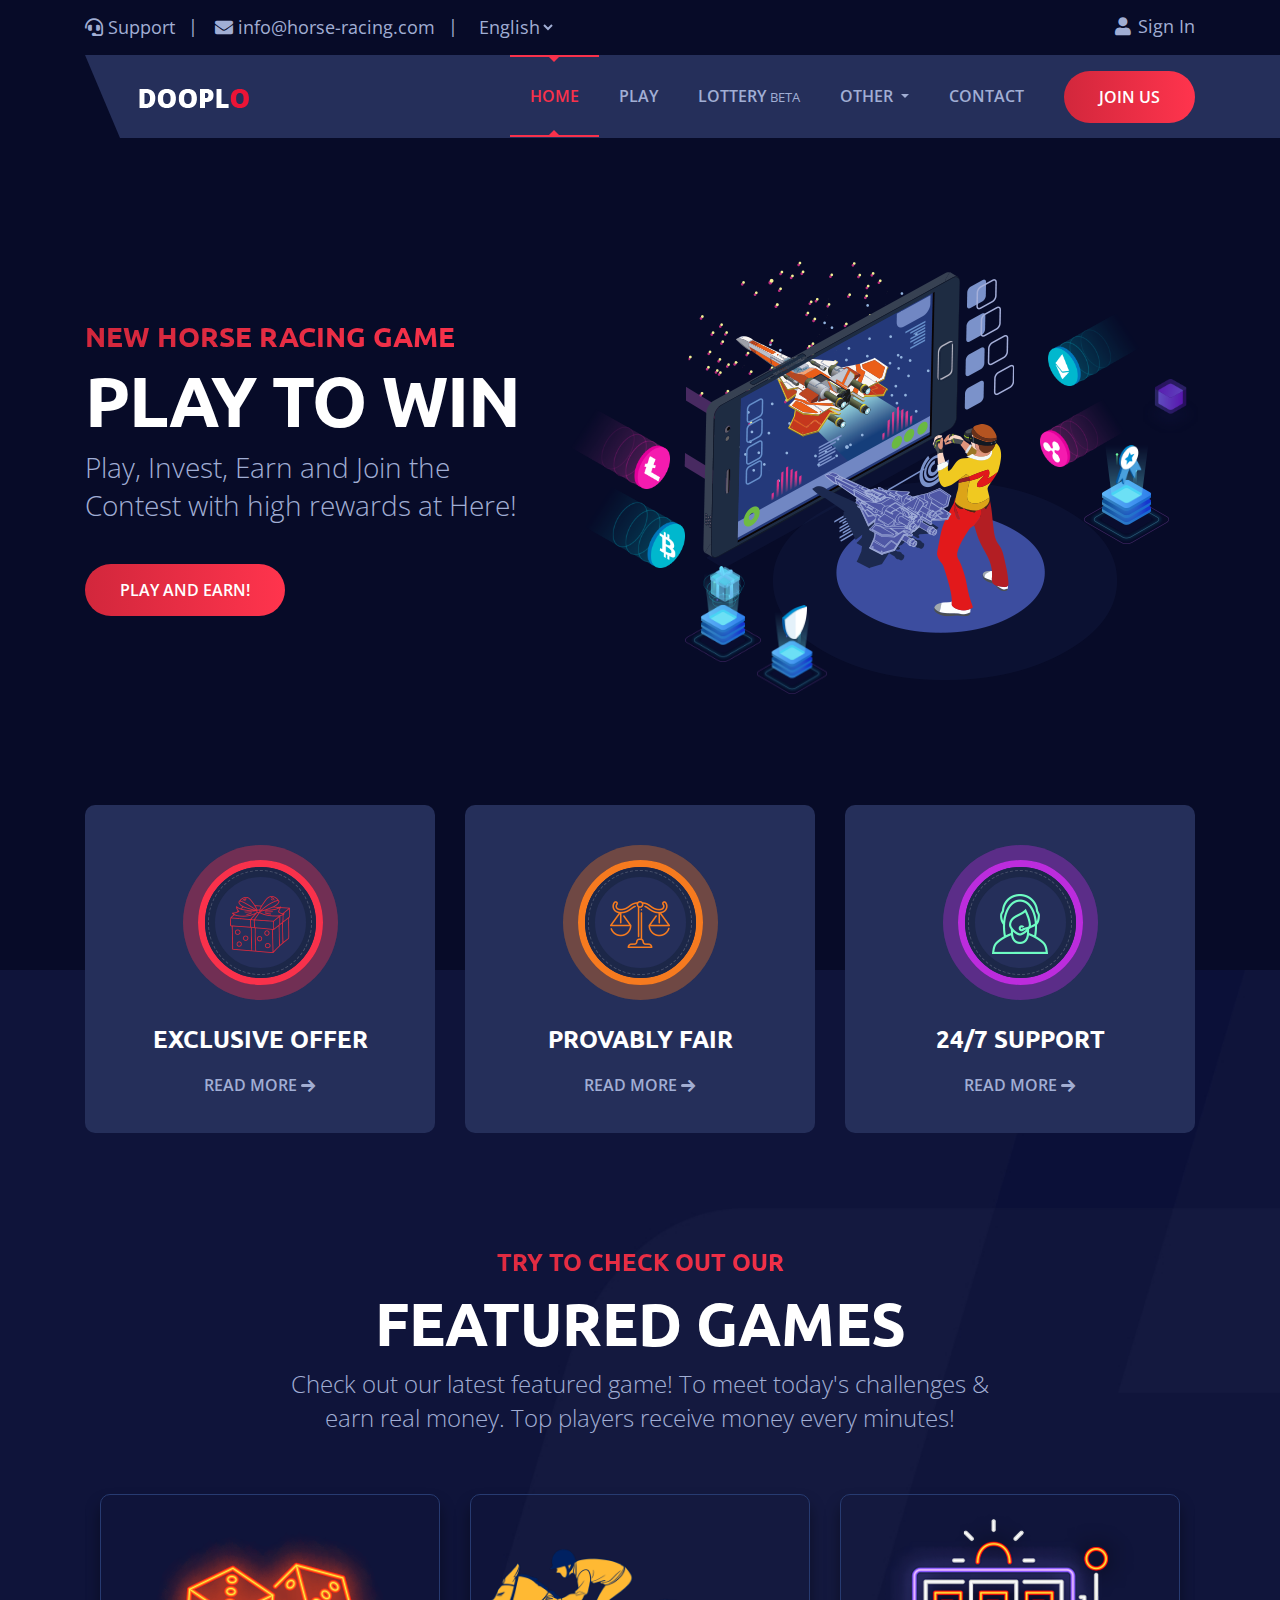
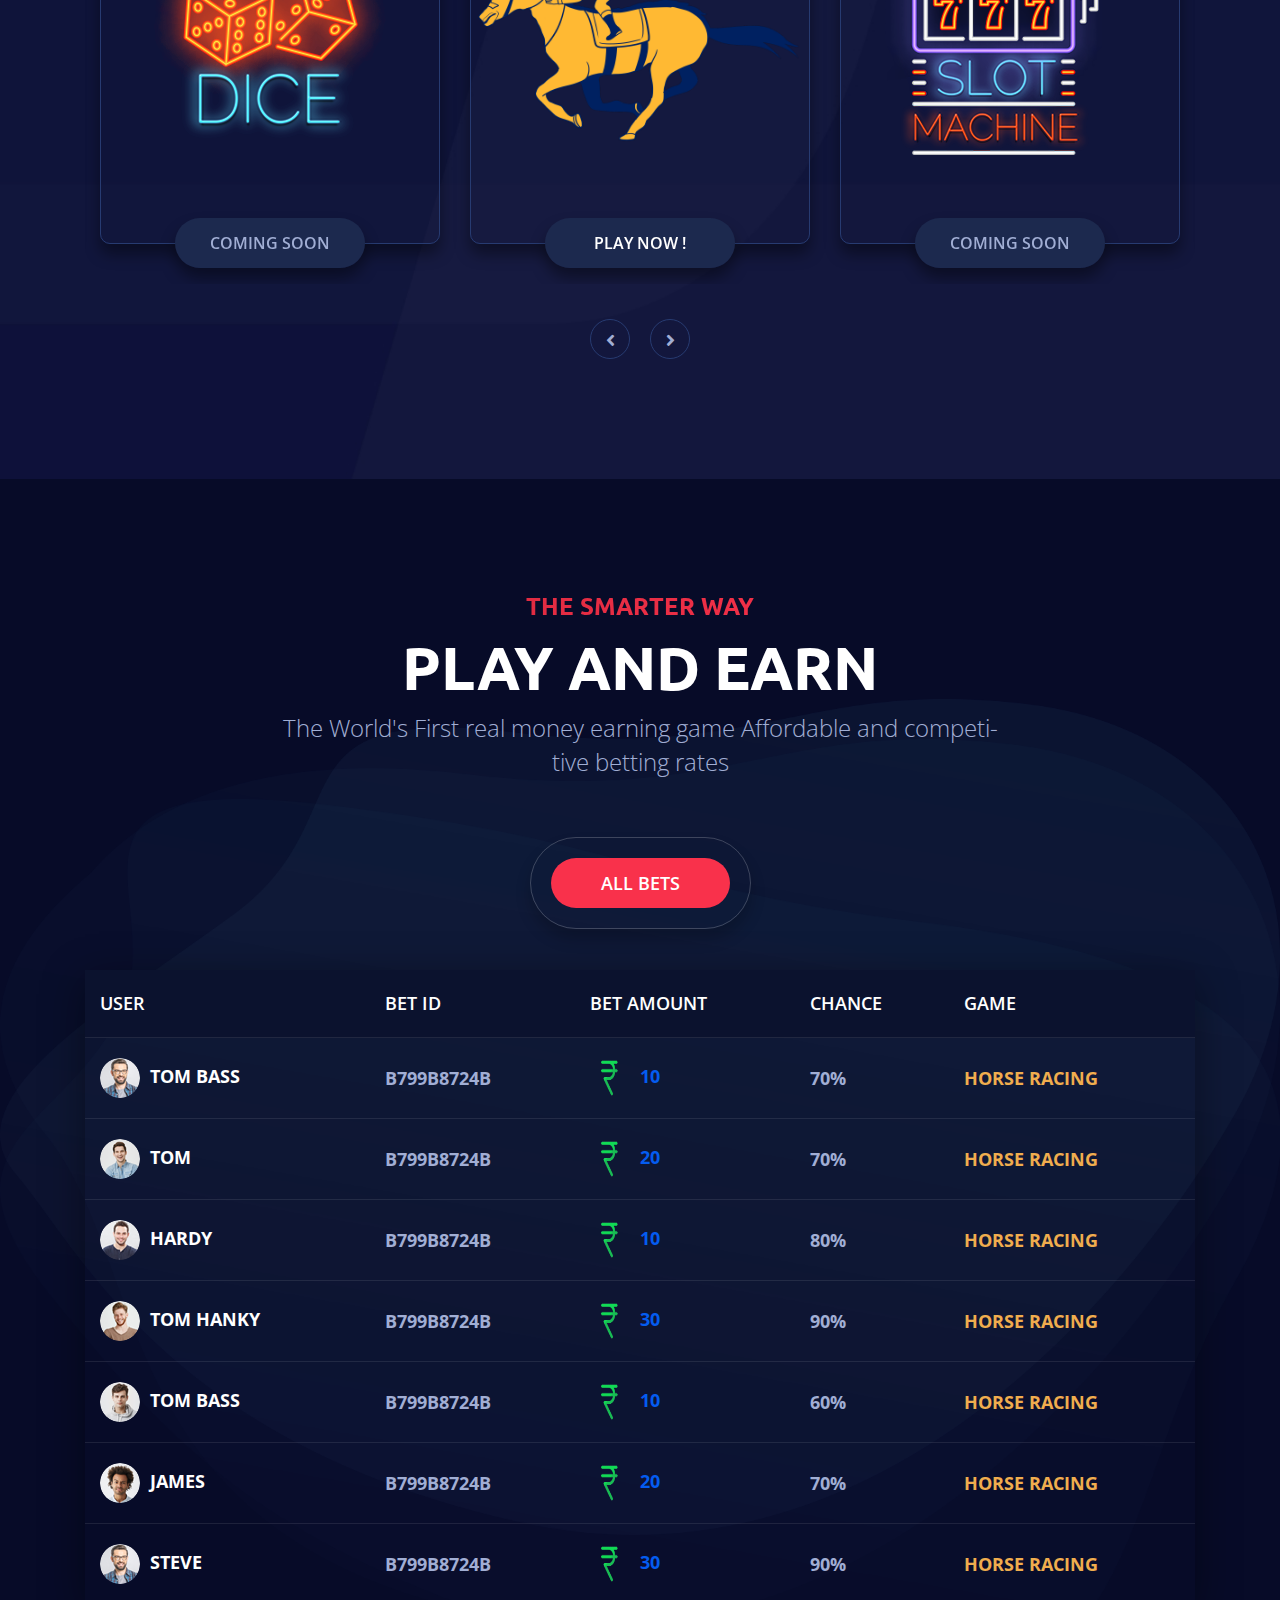
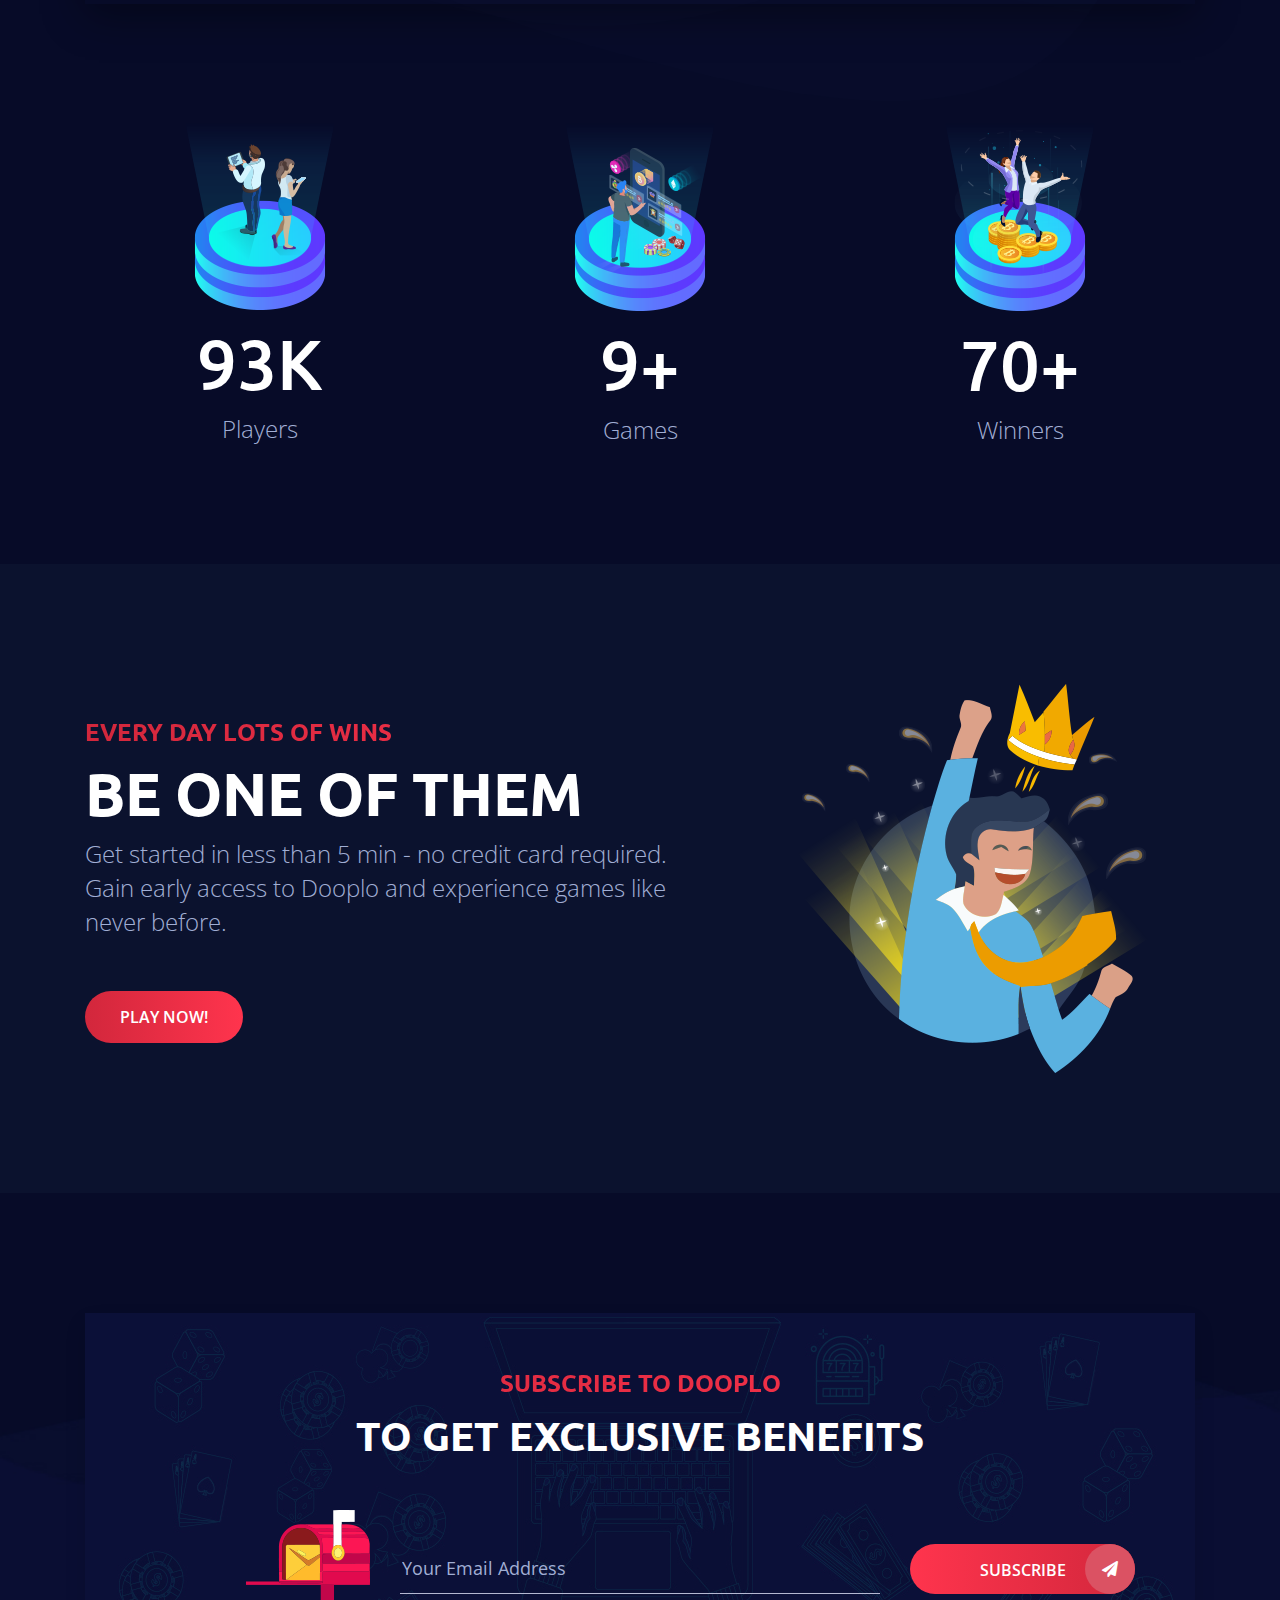
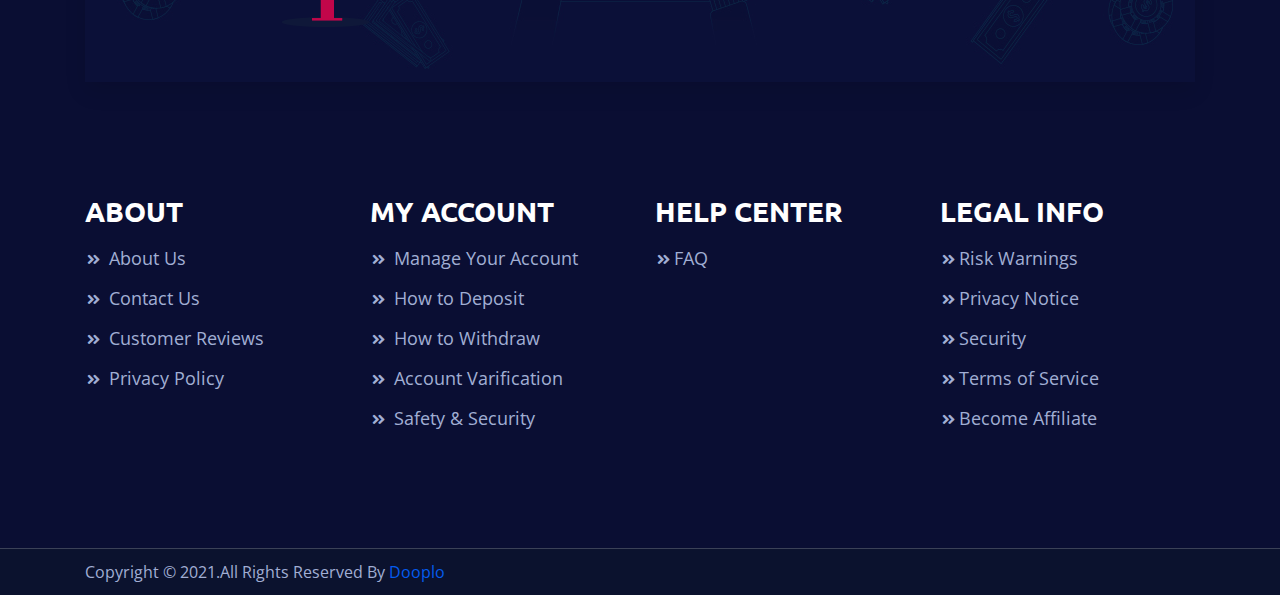
<file: index.html>
<!DOCTYPE html>
<html lang="en">

<head>
	<meta http-equiv="Content-Type" content="text/html; charset=UTF-8">
	<meta http-equiv="X-UA-Compatible" content="IE=edge" />
	<meta http-equiv="X-UA-Compatible" content="ie=edge">
	<meta name="forntEnd-Developer" content="Mamunur Rashid">
	<meta name="viewport" content="width=device-width, initial-scale=1.0">
	<title> Horse Racing - Betting</title>
	<!-- favicon -->
	<link rel="shortcut icon" href="assets/images/favicon.png" type="image/x-icon">
	<!-- bootstrap -->
	<link rel="stylesheet" href="assets/css/bootstrap.min.css">
	<!-- Plugin css -->
	<link rel="stylesheet" href="assets/css/plugin.css">

	<!-- stylesheet -->
	<link rel="stylesheet" href="assets/css/style.css">
	<!-- responsive -->
	<link rel="stylesheet" href="assets/css/responsive.css">
</head>

<body>
	<!-- preloader area start -->
	<div class="preloader" id="preloader">
		<div class="loader loader-1">
			<div class="loader-outter"></div>
			<div class="loader-inner"></div>
		</div>
	</div>
	<!-- preloader area end -->

	<!-- Header Area Start  -->
	<header class="header">
		<!-- Top Header Area Start -->
		<section class="top-header">
			<div class="container">
				<div class="row">
					<div class="col-lg-12">
						<div class="content">
							<div class="left-content">
								<ul class="left-list">
									<li>
										<p>
											<i class="fas fa-headset"></i>	Support
										</p>
									</li>
									<li>
										<p>
											<i class="fas fa-envelope"></i>	info@horse-racing.com
										</p>
									</li>
									<li>
										<div class="language-selector">
											<select name="language" class="language">
												<option value="1">English</option>
												<!-- <option value="2">France</option>
												<option value="3">Japan</option> -->
											</select>
										</div>
									</li>
								</ul>
							</div>
							<div class="right-content">
								<ul class="right-list">
									<li>
										<a href="#" class="sign-in" data-toggle="modal" data-target="#login">
											<i class="fas fa-user"></i> Sign In
										</a>
									</li>
								</ul>
							</div>
						</div>
					</div>
				</div>
			</div>
		</section>
		<!-- Top Header Area End -->
		<!--Main-Menu Area Start-->
		<div class="mainmenu-area">
			<div class="container">
				<div class="row">
					<div class="col-lg-12">                 
						<nav class="navbar navbar-expand-lg navbar-light">
							<a class="navbar-brand" href="index.html">
								<img src="assets/images/logo.png" alt="">
							</a>
							<button class="navbar-toggler" type="button" data-toggle="collapse" data-target="#main_menu" aria-controls="main_menu"
								aria-expanded="false" aria-label="Toggle navigation">
								<span class="navbar-toggler-icon"></span>
							</button>
							<div class="collapse navbar-collapse fixed-height" id="main_menu">
								<ul class="navbar-nav ml-auto">
									<li class="nav-item dropdown">
										<a class="nav-link active" href="index.html"  role="button" data-toggle="dropdown" aria-haspopup="true"
											aria-expanded="false">
											Home
										<div class="mr-hover-effect"></div>
										</a>
									</li>
									<li class="nav-item">
										<a class="nav-link" href="play.html">Play
												<div class="mr-hover-effect"></div></a>
									</li>
									<li class="nav-item">
										<a class="nav-link" href="lottery.html">lottery <small>beta</small>
												<div class="mr-hover-effect"></div></a>
									</li>
									<!-- <li class="nav-item">
										<a class="nav-link" href="tournaments.html">tournaments
												<div class="mr-hover-effect"></div></a>
									</li> -->
									<li class="nav-item dropdown">
										<a class="nav-link dropdown-toggle" href="#"  role="button" data-toggle="dropdown" aria-haspopup="true"
											aria-expanded="false">
											Other
											<div class="mr-hover-effect"></div>
										</a>
										<ul class="dropdown-menu" >
											<li><a class="dropdown-item" href="404.html"> <i class="fa fa-angle-double-right"></i>About</a></li>
											<li><a class="dropdown-item" href="affiliate.html"> <i class="fa fa-angle-double-right"></i>Affiliate</a></li>
											<!-- <li><a class="dropdown-item" href="awards.html"> <i class="fa fa-angle-double-right"></i>Awards</a></li> -->
											<!-- <li><a class="dropdown-item" href="bonus.html"> <i class="fa fa-angle-double-right"></i>Bonus</a></li> -->
											<!-- <li><a class="dropdown-item" href="cart.html"> <i class="fa fa-angle-double-right"></i>Cart</a></li> -->
											<li><a class="dropdown-item" href="faq.html"> <i class="fa fa-angle-double-right"></i>Faq</a></li>
											<li><a class="dropdown-item" href="how-it-work.html"> <i class="fa fa-angle-double-right"></i>How It Work</a></li>
											<li><a class="dropdown-item" href="terms-conditions.html"> <i class="fa fa-angle-double-right"></i>Terms & Condition</a></li>
											<li><a class="dropdown-item" href="terms-conditions-details.html"> <i class="fa fa-angle-double-right"></i>Condition Details</a></li>
											<!-- <li><a class="dropdown-item" href="404.html"> <i class="fa fa-angle-double-right"></i>404</a></li> -->
										</ul>
									</li>
									<li class="nav-item">
											<a class="nav-link" href="contact.html">Contact
													<div class="mr-hover-effect"></div></a>
										</li>
								</ul>
								<a href="#" class="mybtn1"  data-toggle="modal" data-target="#signin"> Join us</a>
							</div>
						</nav>
					</div>
				</div>
			</div>
		</div>
		<!--Main-Menu Area Start-->
	</header>
	<!-- Header Area End  -->

	<!-- Hero Area Start -->
	<div class="hero-area">
		<div class="container">
			<div class="row">
				<div class="col-lg-5 d-flex align-self-center">
					<div class="left-content">
						<div class="content">
							<h5 class="subtitle">
								New Horse Racing Game
							</h5>
							<h1 class="title">
									PLay To WIN
							</h1>
							<p class="text">
									Play, Invest, Earn and Join the
									Contest with high rewards at Here!	
							</p>
							<div class="links">
								<a href="tournaments.html" class="mybtn1 link1">Play and Earn!</a>
							</div>
						</div>
					</div>
				</div>
				<div class="col-lg-7">
					<div class="hero-img2 d-block d-md-none">
						<img src="assets/images/heroarea.png" alt="">
					</div>
					<div class="hero-img d-none d-md-block">
						<img class="img-fluid full-image" src="assets/images/heroarea.png" alt="">
						<img class="shape phone" src="assets/images/h-shapes/phone.png" alt="">
						<img class="shape man" src="assets/images/h-shapes/man222.png" alt="">
						<img class="shape ripple" src="assets/images/h-shapes/ripple.png" alt="">
						<img class="shape ripple2" src="assets/images/h-shapes/ripple1.png" alt="">
						<img class="shape bitcoin1" src="assets/images/h-shapes/bitcoin1.png" alt="">
						<img class="shape bitcoin2" src="assets/images/h-shapes/bitcoin2.png" alt="">
						<img class="shape shape-icon" src="assets/images/h-shapes/shape.png" alt="">
						<img class="shape award-bg" src="assets/images/h-shapes/award/bg.png" alt="">
						<img class="shape award" src="assets/images/h-shapes/award/award.png" alt="">
						<img class="shape gift-bg" src="assets/images/h-shapes/giftbox/bg.png" alt="">
						<img class="shape gift" src="assets/images/h-shapes/giftbox/gift.png" alt="">
						<img class="shape shield-bg" src="assets/images/h-shapes/shield/bg.png" alt="">
						<img class="shape shield" src="assets/images/h-shapes/shield/shield.png" alt="">
					</div>
				</div>
			</div>
		</div>
	</div>
	<!-- Hero Area End -->

	<!-- Featured Game Area Start -->
	<section class="featured-game">
		<!-- Features Area Start -->
		<div class="features">
			<div class="container">
				<div class="row">
					<div class="col-lg-12">
						<div class="feature-box">
							<div class="feature-box-inner">
								<div class="row">
									<div class="col-lg-4 col-md-6">
										<div class="single-feature">
											<div class="icon one">
												<img src="assets/images/feature/icon1.png" alt="">
											</div>
											<div class="content">
												<h4 class="title">
													Exclusive Offer
												</h4>
												<a href="#" class="link">read more <i class="fas fa-arrow-right"></i></a>
											</div>
										</div>
									</div>
									<div class="col-lg-4 col-md-6">
										<div class="single-feature">
											<div class="icon two">
												<img src="assets/images/feature/icon2.png" alt="">
											</div>
											<div class="content">
												<h4 class="title">
													Provably Fair
												</h4>
												<a href="#" class="link">read more <i class="fas fa-arrow-right"></i></a>
											</div>
										</div>
									</div>
									<div class="col-lg-4 col-md-6">
										<div class="single-feature">
											<div class="icon three">
												<img src="assets/images/feature/icon3.png" alt="">
											</div>
											<div class="content">
												<h4 class="title">
														24/7 Support
												</h4>
												<a href="#" class="link">read more <i class="fas fa-arrow-right"></i></a>
											</div>
										</div>
									</div>
								</div>
							</div>
						</div>
					</div>
				</div>
			</div>
		</div>
		<!-- Features Area End -->
		<div class="container">
			<div class="row justify-content-center">
				<div class="col-lg-8 col-md-10">
					<div class="section-heading">
						<h5 class="subtitle">
								Try to check out our
						</h5> 
						<h2 class="title">
								featured games
						</h2>
						<p class="text">
								Check out our latest featured game! To meet today's challenges & earn real money. Top players receive money every minutes!
						</p>
					</div>
				</div>
			</div>
			<div class="row">
				<div class="col-lg-12">
					<div class="game-slider">
						<div class="item">
							<div class="single-game">
								<img src="assets/images/game/icon1.png" alt="">
								<a class="mybtn2">coming Soon</a>
							</div>
						</div>
						<div class="item">
							<div class="single-game">
									<img src="assets/images/game/horse.png" alt="">
									<a href="#" class="mybtn2">PLay NoW !</a>
							</div>
						</div>
						<div class="item">
							<div class="single-game">
									<img src="assets/images/game/icon3.png" alt="">
									<a class="mybtn2">Coming Soon</a>
							</div>
						</div>
						<div class="item">
							<div class="single-game">
									<img src="assets/images/game/icon2.png" alt="">
									<a href="#" class="mybtn2">PLay NoW !</a>
							</div>
						</div>
					</div>
				</div>
			</div>
		</div>
	</section>
	<!-- Featured Game Area	End -->

	<!-- Latest Activities Area Start -->
	 <section class="activities">
		 <img class="shape shape1" src="assets/images/people/shape1.png" alt="">
		 <img class="shape shape2" src="assets/images/people/shape2.png" alt="">
		 <img class="shape shape3" src="assets/images/people/shape3.png" alt="">
		<div class="container">
			<div class="row justify-content-center">
				<div class="col-lg-8 col-md-10">
					<div class="section-heading">
						<h5 class="subtitle">
							The Smarter Way 
						</h5>
						<h2 class="title">
							Play and Earn
						</h2>
						<p class="text">
							The World's First real money earning game 
							Affordable and competitive betting rates
						</p>
					</div>
				</div>
			</div>
			<div class="row">
				<div class="col-lg-12">
					<div class="tab-menu-area">
						<ul class="nav nav-lend mb-3" id="pills-tab" role="tablist">
							<!-- <li class="nav-item">
								<a class="nav-link active" id="pills-all-bets-tab" data-toggle="pill" href="#pills-all-bets" role="tab" aria-controls="pills-all-bets" aria-selected="true">All bets</a>
							</li> -->
							<li class="nav-item active">
								<a class="nav-link active" id="pills-my-bets-tab" data-toggle="pill" href="#pills-my-bets" role="tab" aria-controls="pills-my-bets" aria-selected="false">All bets</a>
							</li>
							<!-- <li class="nav-item">
								<a class="nav-link" id="pills-my-jackpots-tab" data-toggle="pill" href="#pills-my-jackpots" role="tab" aria-controls="pills-my-jackpots" aria-selected="false">jackpots</a>
							</li> -->
						</ul>
					</div>
					<div class="tab-content" id="pills-tabContent">
						<div class="tab-pane fade show active" id="pills-all-bets" role="tabpanel" aria-labelledby="pills-all-bets-tab">
							<div class="responsive-table">
								<table class="table">
								<thead>
									<tr>
									<th scope="col">USER</th>
									<th scope="col">BET ID</th>
									<th scope="col">BET AMOUNT</th>
									<th scope="col">CHANCE</th>
									<th scope="col">GAME</th>
									</tr>
								</thead>
								<tbody>
									<tr>
										<td>
											<img src="assets/images/people/p1.png" alt="">
											Tom Bass
										</td>
										<td>
											b799b8724b
										</td>
										<td>
											<img src="assets/images/inr.png" alt="">
											10
										</td>
										<td>70%</td>
										<td>Horse Racing</td>
									</tr>
									<tr>
										<td>
											<img src="assets/images/people/p2.png" alt="">
											Tom
										</td>
										<td>
											b799b8724b
										</td>
										<td>
											<img src="assets/images/inr.png" alt="">
											20
										</td>
										<td>70%</td>
										<td>Horse Racing</td>
									</tr>
									<tr>
										<td>
											<img src="assets/images/people/p3.png" alt="">
											Hardy
										</td>
										<td>
											b799b8724b
										</td>
										<td>
											<img src="assets/images/inr.png" alt="">
											10
										</td>
										<td>80%</td>
										<td>Horse Racing</td>
									</tr>
									<tr>
										<td>
											<img src="assets/images/people/p4.png" alt="">
											Tom Hanky
										</td>
										<td>
											b799b8724b
										</td>
										<td>
											<img src="assets/images/inr.png" alt="">
											30
										</td>
										<td>90%</td>
										<td>Horse Racing</td>
									</tr>
									<tr>
										<td>
											<img src="assets/images/people/p5.png" alt="">
											Tom Bass
										</td>
										<td>
											b799b8724b
										</td>
										<td>
											<img src="assets/images/inr.png" alt="">
											10
										</td>
										<td>60%</td>
										<td>Horse Racing</td>
									</tr>
									<tr>
										<td>
											<img src="assets/images/people/p6.png" alt="">
											James
										</td>
										<td>
											b799b8724b
										</td>
										<td>
											<img src="assets/images/inr.png" alt="">
											20
										</td>
										<td>70%</td>
										<td>Horse Racing</td>
									</tr>
									<tr>
										<td>
											<img src="assets/images/people/p1.png" alt="">
											Steve
										</td>
										<td>
											b799b8724b
										</td>
										<td>
											<img src="assets/images/inr.png" alt="">
											30
										</td>
										<td>90%</td>
										<td>Horse Racing</td>
									</tr>
								</tbody>
								</table>
							</div>
						</div>
					</div>
				</div>
			</div>
		</div>
		<!-- Fun fact Area Start -->
		<div class="funfact">
			<div class="container">
				<div class="row">
					<div class="col-lg-4">
						<div class="single-fun">
							<img src="assets/images/funfact/icon1.png" alt="">
							<div class="count-area">
								<div class="count">93K</div>
							</div>
							<p>
									Players
							</p>
						</div>
					</div>
					<div class="col-lg-4">
						<div class="single-fun">
							<img src="assets/images/funfact/icon2.png" alt="">
							<div class="count-area">
								<div class="count">9+</div>
							</div>
							<p>
									Games
							</p>
						</div>
					</div>
					<div class="col-lg-4">
						<div class="single-fun">
							<img src="assets/images/funfact/icon3.png" alt="">
							<div class="count-area">
								<div class="count">70+</div>
							</div>
							<p>
									Winners
							</p>
						</div>
					</div>
				</div>
			</div>
		</div>
		<!-- Fun fact Area End -->
	</section> 
	<!-- Latest Activities Area End -->


	<!-- Get Start Area Start -->
	 <section class="get-start">
		<div class="container">
			<div class="row">
				<div class="col-lg-7 d-flex align-self-center">
					<div class="left-area">
						<div class="section-heading">
							<h5 class="subtitle">
								every day lots of  wins
							</h5>
							<h2 class="title ">
									be one of them
							</h2>
							<p class="text">
									Get started in less than 5 min - no credit card 
									required. Gain early access to Dooplo and  experience games like never before. 
							</p>
							<a href="#" class="mybtn1">Play  Now!</a>
						</div>
					</div>
				</div>
				<div class="col-lg-5">
					<div class="right-image">
						<img src="assets/images/get-start.png" alt="">
					</div>
				</div>
			</div>
		</div>
	</section> 
	<!-- Get Start Area End -->

	<!-- Footer Area Start -->
	<footer class="footer" id="footer">
		<div class="subscribe-area">
			<div class="container">
				<div class="row">
					<div class="col-lg-12">
						<div class="subscribe-box">
								<form action="#">
							<div class="row">
								<div class="col-lg-12">
									<div class="heading-area">
											<h5 class="sub-title">
													subscribe to Dooplo
											</h5>
											<h4 class="title">
													To Get Exclusive Benefits
											</h4>
									</div>
								</div>
								<div class="col-lg-3 col-4 d-flex align-self-center">
									<div class="icon">
										<img src="assets/images/mail-box.png" alt="">
									</div>
								</div>
								<div class="col-lg-6 col-8 d-flex align-self-center">
									<div class="form-area">
											<input type="text" placeholder="Your Email Address">
									</div>
								</div>
								<div class="col-lg-3 d-flex align-self-center">
									<div class="button-area">
										<button class="mybtn1" type="submit">Subscribe
											<span><i class="fas fa-paper-plane"></i></span>
										</button>
									</div>
								</div>
							</div>
						</form>
						</div>
					</div>
				</div>
			</div>
		</div>
		<div class="container">
			<div class="row">
				<div class="col-sm-6 col-lg-3">
					<div class="footer-widget info-link-widget">
						<h4 class="title">
							About 
						</h4>
						<ul class="link-list">
							<li>
								<a href="#">
									<i class="fas fa-angle-double-right"></i>	About Us
								</a>
							</li>
							<li>
								<a href="#">
									<i class="fas fa-angle-double-right"></i>	Contact Us
								</a>
							</li>
							
							<li>
								<a href="#">
									<i class="fas fa-angle-double-right"></i>	Customer Reviews
								</a>
							</li>
							<li>
								<a href="#">
									<i class="fas fa-angle-double-right"></i>	Privacy Policy

								</a>
							</li>
						</ul>
					</div>
				</div>
				<div class="col-sm-6 col-lg-3">
					<div class="footer-widget info-link-widget">
						<h4 class="title">
							My Account
						</h4>
						<ul class="link-list">
							<li>
								<a href="#">
									<i class="fas fa-angle-double-right"></i> Manage Your Account
								</a>
							</li>
							<li>
								<a href="#">
									<i class="fas fa-angle-double-right"></i> How to Deposit
								</a>
							</li>
							<li>
								<a href="#">
									<i class="fas fa-angle-double-right"></i> How to Withdraw
								</a>
							</li>
							<li>
								<a href="#">
									<i class="fas fa-angle-double-right"></i> Account Varification
								</a>
							</li>
							<li>
								<a href="#">
									<i class="fas fa-angle-double-right"></i> Safety & Security
								</a>
							</li>
						</ul>
					</div>
				</div>
				<div class="col-sm-6 col-lg-3">
					<div class="footer-widget info-link-widget">
						<h4 class="title">
							help center 
						</h4>
						<ul class="link-list">
							<li>
								<a href="#">
									<i class="fas fa-angle-double-right"></i>FAQ
								</a>
							</li>
						</ul>
					</div>
				</div>
				<div class="col-sm-6 col-lg-3">
					<div class="footer-widget info-link-widget">
						<h4 class="title">
							Legal Info
						</h4>
						<ul class="link-list">
							<li>
								<a href="#">
									<i class="fas fa-angle-double-right"></i>Risk Warnings
								</a>
							</li>
							<li>
								<a href="#">
									<i class="fas fa-angle-double-right"></i>Privacy Notice
								</a>
							</li>
							<li>
								<a href="#">
									<i class="fas fa-angle-double-right"></i>Security
								</a>
							</li>
							<li>
								<a href="#">
									<i class="fas fa-angle-double-right"></i>Terms of Service
								</a>
							</li>
							<li>
								<a href="#">
									<i class="fas fa-angle-double-right"></i>Become Affiliate
								</a>
							</li>
						</ul>
					</div>
				</div>
			</div>
		</div>
		<div class="copy-bg">
			<div class="container">
				<div class="row">
					<div class="col-lg-5">
						<div class="left-area">
							<p>Copyright © 2021.All Rights Reserved By <a href="#">Dooplo</a>
							</p>
						</div>
					</div>
					
				</div>
			</div>
		</div>
	</footer> 
	<!-- Footer Area End -->

	<!-- Back to Top Start -->
	<div class="bottomtotop">
		<i class="fas fa-chevron-right"></i>
	</div>
	<!-- Back to Top End -->

	<!-- Login Area Start -->
	<div class="modal fade login-modal" id="login" tabindex="-1" role="dialog" aria-labelledby="login" aria-hidden="true">
			<div class="modal-dialog modal-dialog-centered" role="document">
			<div class="modal-content">
				<button type="button" class="close" data-dismiss="modal" aria-label="Close"><span aria-hidden="true">&times;</span></button>
				<div class="modal-body">
					<div class="logo-area">
							<img class="logo" src="assets/images/logo.png" alt="">
					</div>
					<div class="header-area">
						<h4 class="title">Great to have you back!</h4>
						<p class="sub-title">Enter your details below.</p>
					</div>
					<div class="form-area">
						<form action="#"  method="POST">
							<div class="form-group">
									<label for="login-input-email">Mobile Number*</label>
									<input type="tel" class="input-field" id="login-input-no"  placeholder="Enter your Mobile Number">
							</div>
							
							<!-- <div class="form-group">
								<div class="box">
									<div class="right">
										<a href="#">
											Forgot Password ?
										</a>
									</div>
								</div>
							</div> -->
							<div class="form-group">
								   <button type="submit" class="mybtn1">Sign in</button>
							</div>
						</form>
					</div>
					<div class="form-footer">
						<p>Not a member? 
								<a href="#" data-target="#signin">Create account <i class="fas fa-angle-double-right"></i></a>
						</p>
					</div>
				</div>
			</div>
			</div>
		</div>
		<!-- Login Area End -->
	
		<!-- SignIn Area Start -->
		<div class="modal fade login-modal sign-in" id="signin" tabindex="-1" role="dialog" aria-labelledby="signin" aria-hidden="true">
				<div class="modal-dialog modal-dialog-centered " role="document">
				<div class="modal-content">
					<button type="button" class="close" data-dismiss="modal" aria-label="Close"><span aria-hidden="true">&times;</span></button>
					<div class="modal-body">
						<div class="logo-area">
								<img class="logo" src="assets/images/logo.png" alt="">
						</div>
						<div class="header-area">
							<h4 class="title">Great to have you back!</h4>
							<p class="sub-title">Enter your details below.</p>
						</div>
						<div class="form-area">
							<form action="#" method="POST">
								<div class="form-group">
										<label for="input-name">First Name*</label>
										<input type="text" class="input-field" id="input-name"  placeholder="Enter your First Name">
								</div>
								<div class="form-group">
									<label for="input-name">Second Name*</label>
									<input type="text" class="input-field" id="input-name"  placeholder="Enter your Second Name">
								</div>
								<div class="form-group">
										<label for="input-con-no">Mobile Number*</label>
										<input type="password" class="input-field" id="input-con-no"  placeholder="Enter your Mobile Number">
								</div>
								<div class="form-group">
									<div class="check-group">
											<input type="checkbox" class="check-box-field" id="input-terms" checked>
											<label for="input-terms">
													I agree with <a href="#">terms and Conditions</a> and  <a href="#">privacy policy</a>
											</label>
									</div>
								</div>
								<div class="form-group">
									<button type="submit" class="mybtn1">Get OTP</button>
								</div>
							</form>
						</div>
					</div>
				</div>
				</div>
			</div>
		<!-- SignIn Area End -->

	<!-- jquery -->
	<script src="assets/js/jquery.js"></script>
	<!-- popper -->
	<script src="assets/js/popper.min.js"></script>
	<!-- bootstrap -->
	<script src="assets/js/bootstrap.min.js"></script>
	<!-- plugin js-->
	<script src="assets/js/plugin.js"></script>

	<!-- MpusemoverParallax JS-->
	<script src="assets/js/TweenMax.js"></script>
	<script src="assets/js/mousemoveparallax.js"></script>
	<!-- main -->
	<script src="assets/js/main.js"></script>
</body>

</html>
</file>
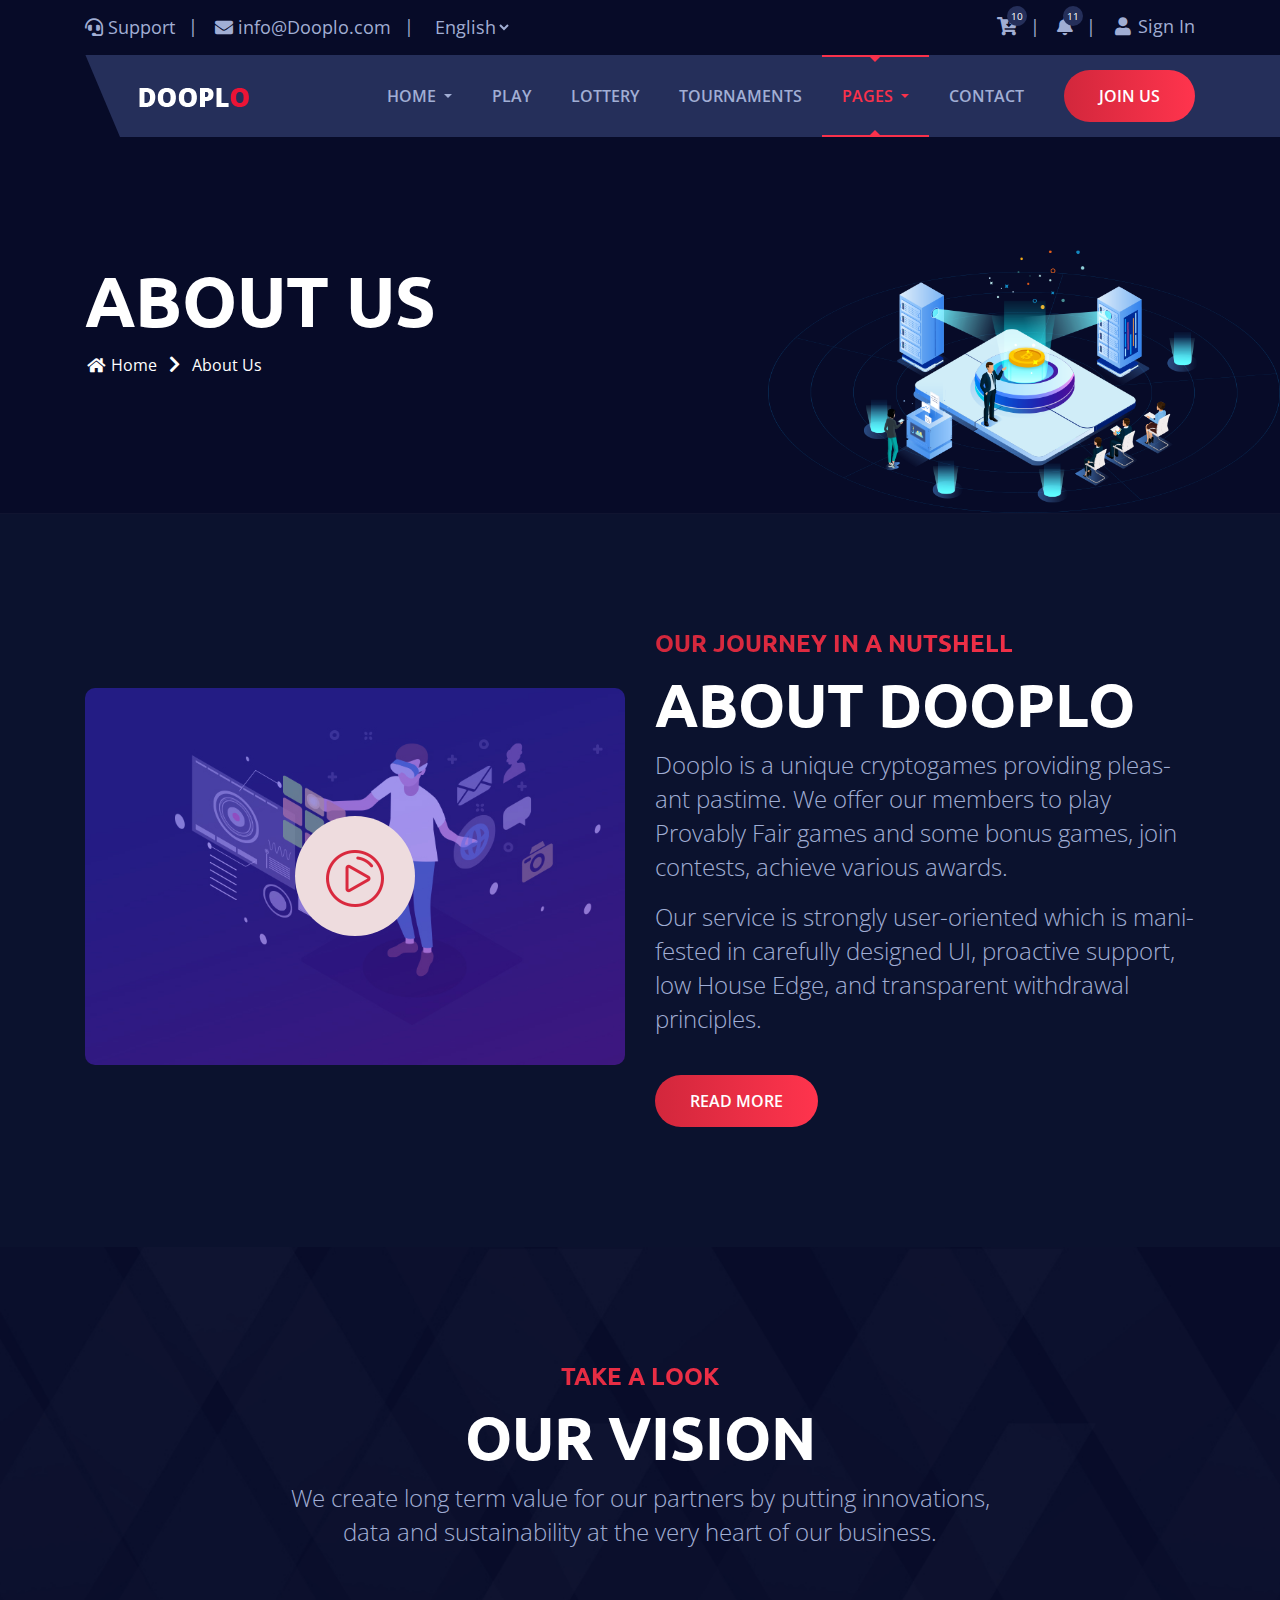
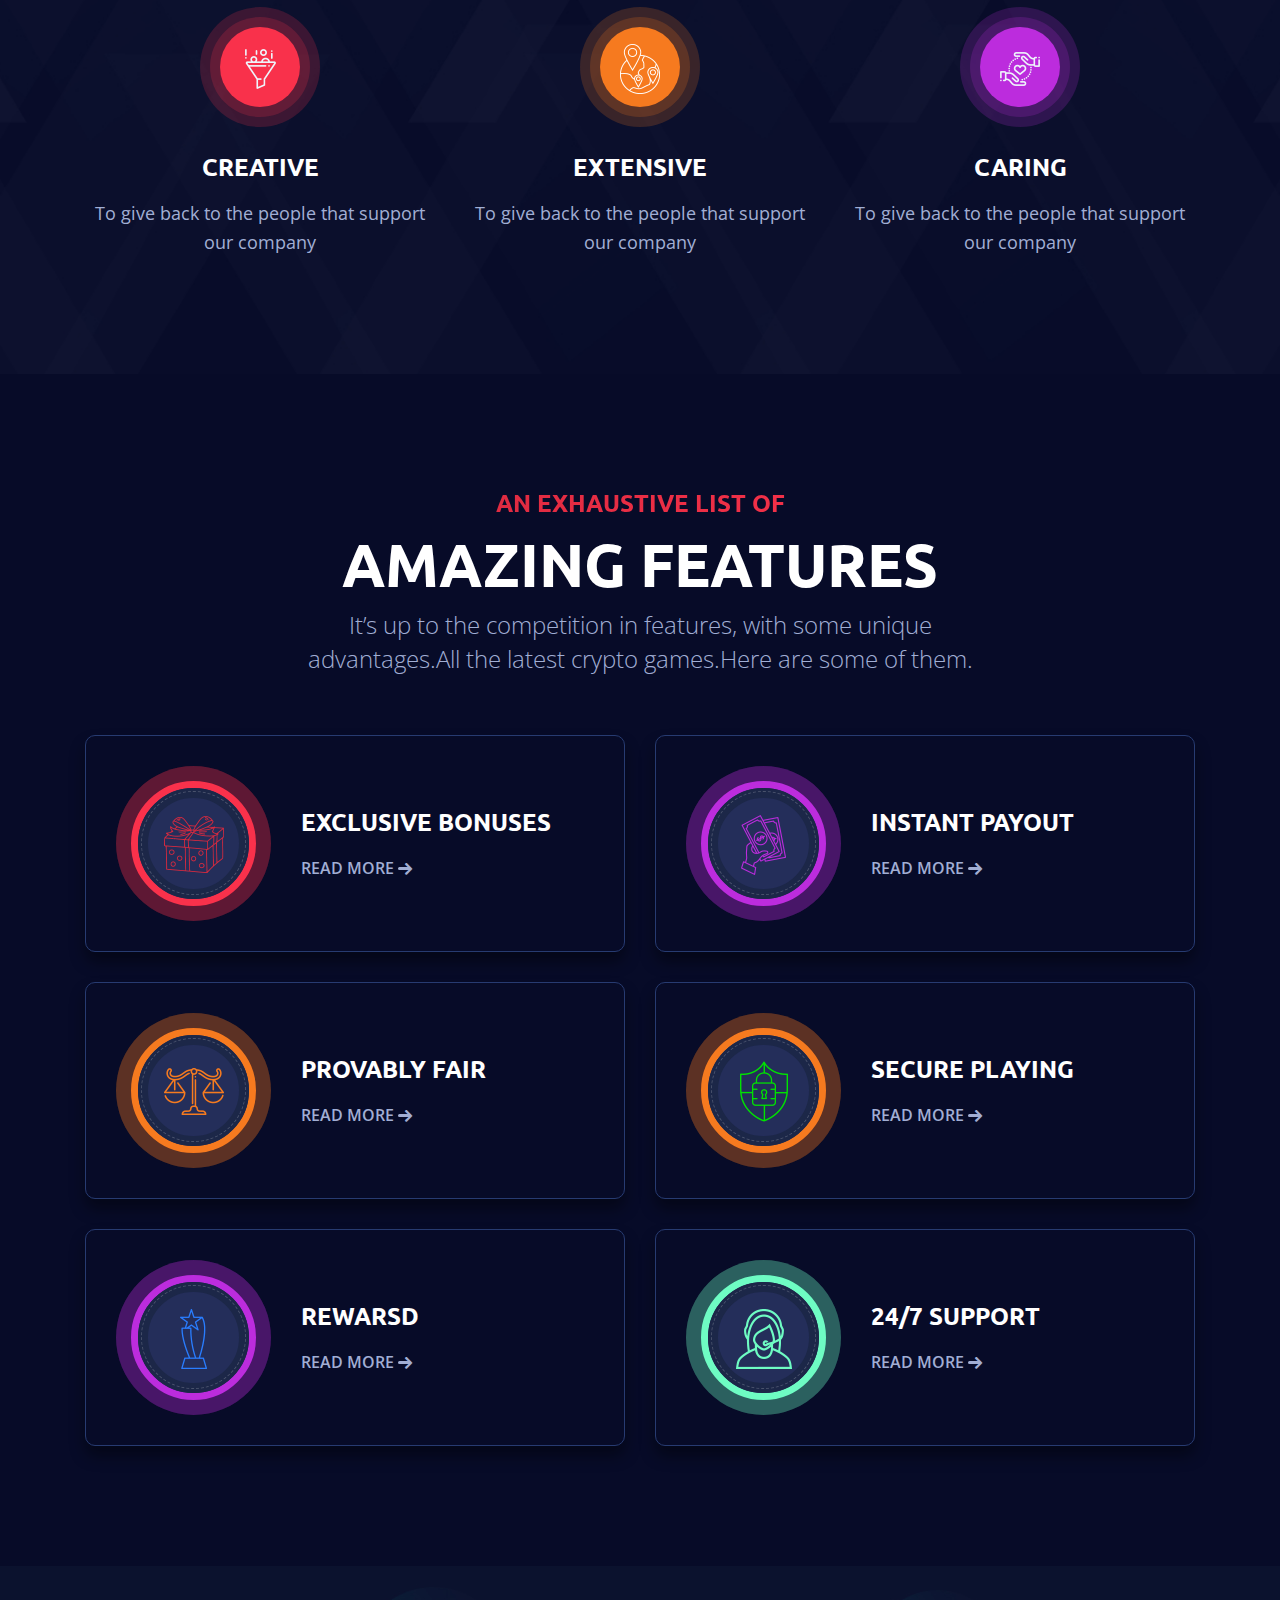
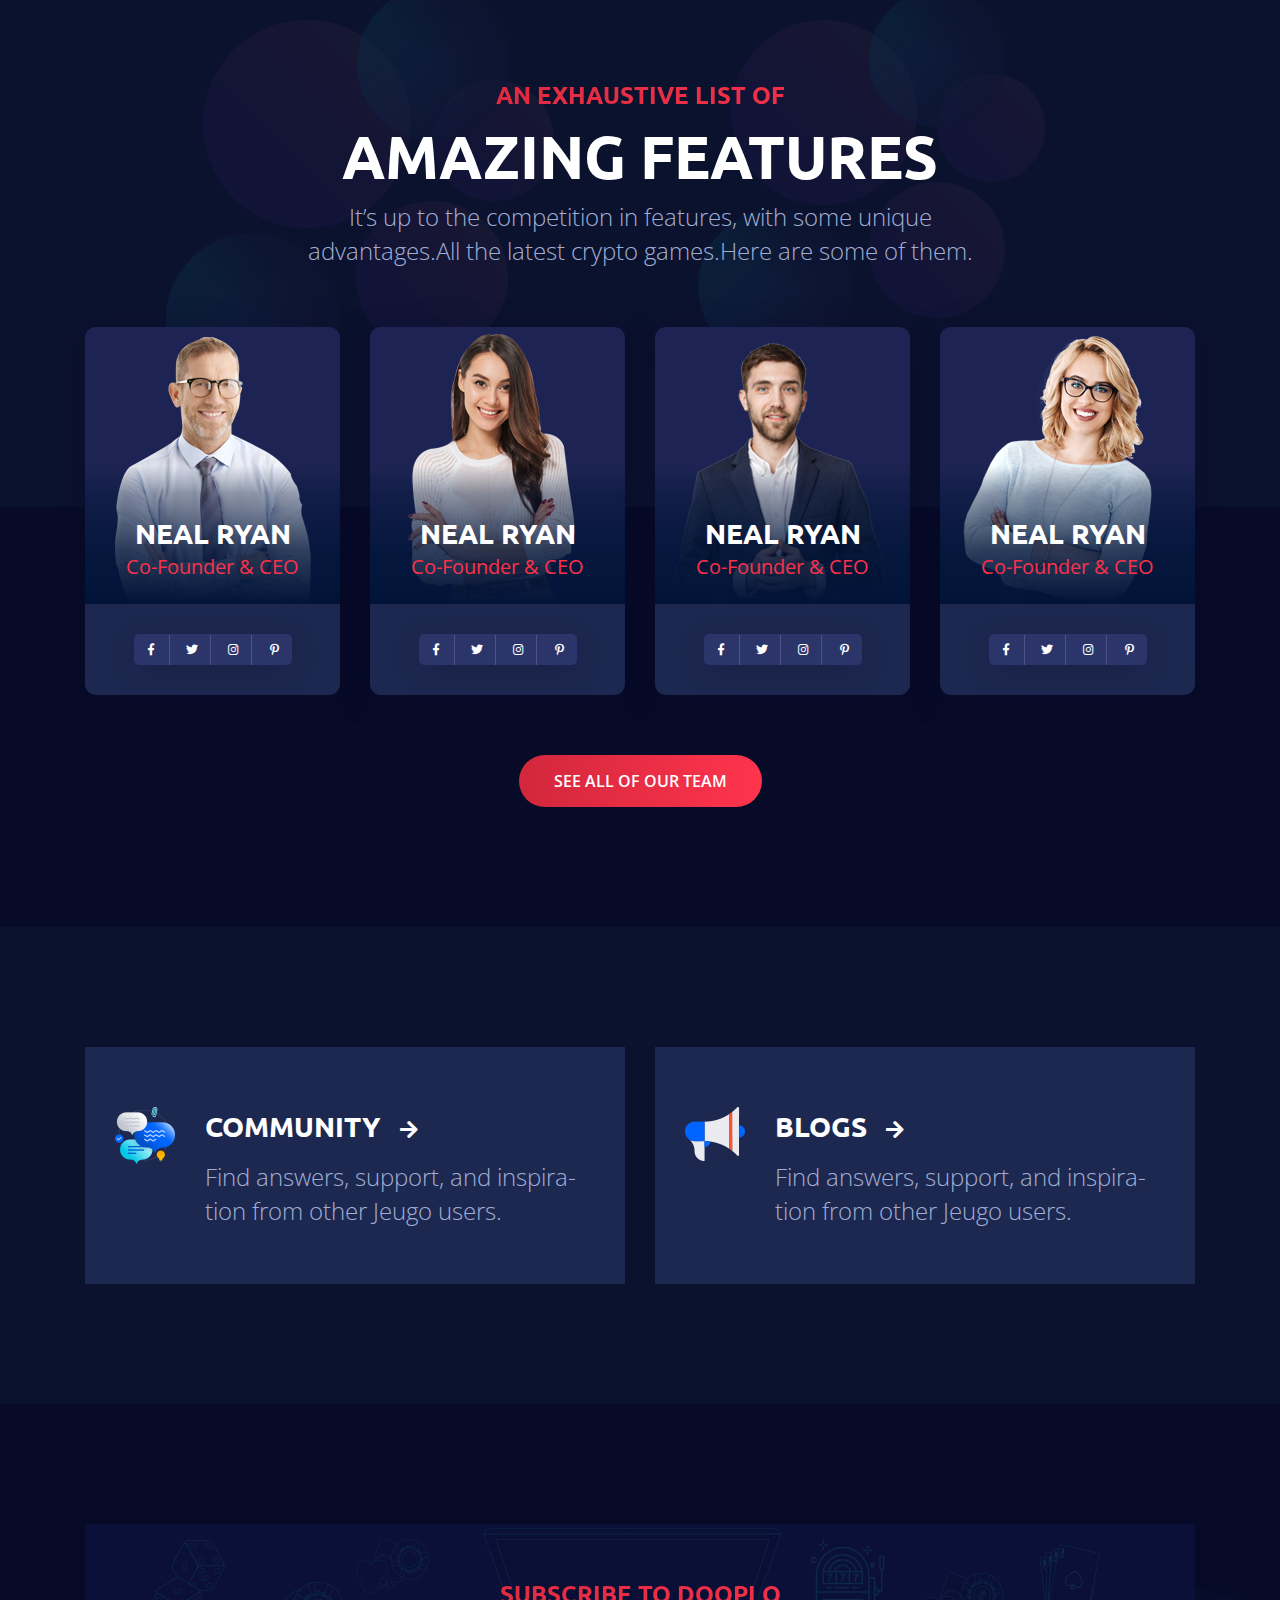
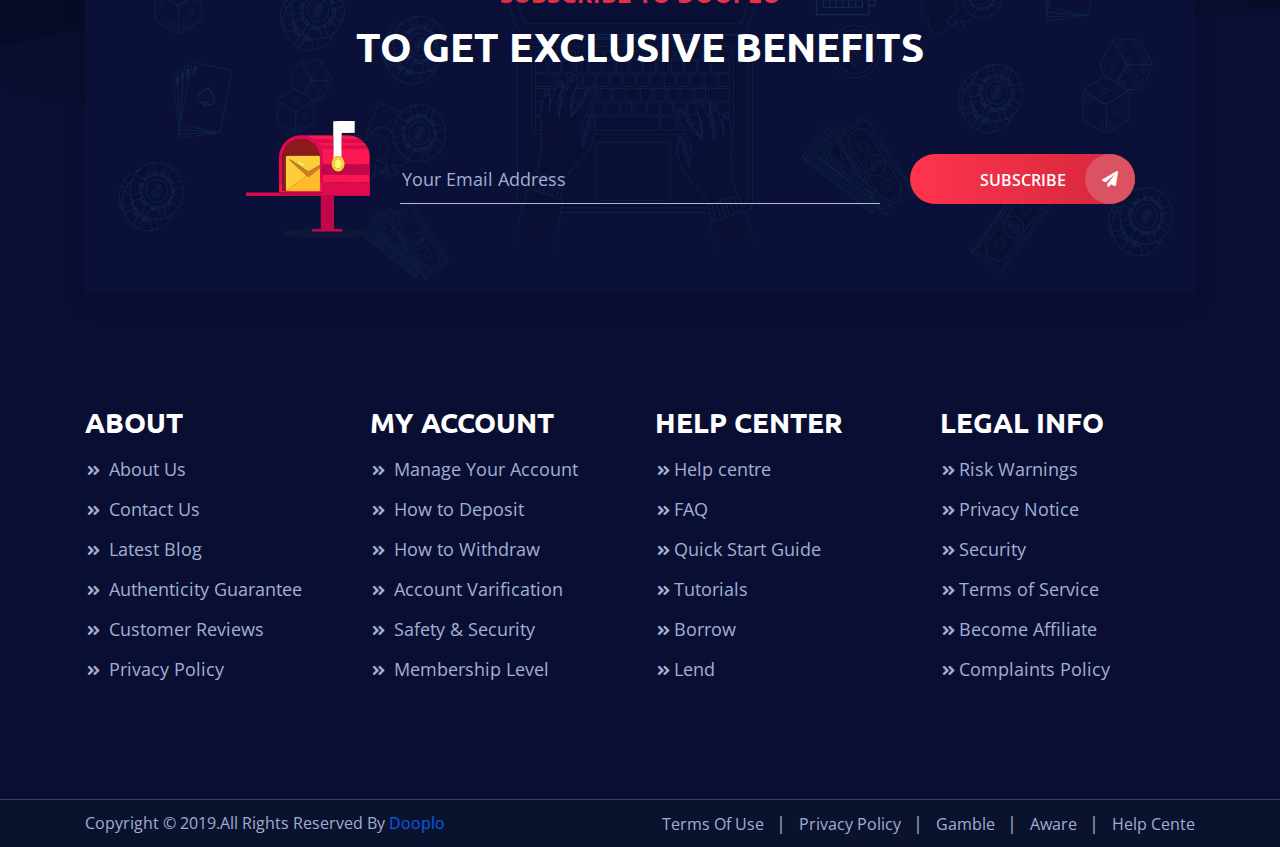
<file: about.html>
<!DOCTYPE html>
<html lang="en">

<head>
	<meta http-equiv="Content-Type" content="text/html; charset=UTF-8">
	<meta http-equiv="X-UA-Compatible" content="IE=edge" />
	<meta http-equiv="X-UA-Compatible" content="ie=edge">
	<meta name="forntEnd-Developer" content="Mamunur Rashid">
	<meta name="viewport" content="width=device-width, initial-scale=1.0">
	<title> Dooplo - Gaming HTML Template</title>
	<!-- favicon -->
	<link rel="shortcut icon" href="assets/images/favicon.png" type="image/x-icon">
	<!-- bootstrap -->
	<link rel="stylesheet" href="assets/css/bootstrap.min.css">
	<!-- Plugin css -->
	<link rel="stylesheet" href="assets/css/plugin.css">

	<!-- stylesheet -->
	<link rel="stylesheet" href="assets/css/style.css">
	<!-- responsive -->
	<link rel="stylesheet" href="assets/css/responsive.css">
</head>

<body>
	<!-- preloader area start -->
	<div class="preloader" id="preloader">
		<div class="loader loader-1">
			<div class="loader-outter"></div>
			<div class="loader-inner"></div>
		</div>
	</div>
	<!-- preloader area end -->

	<!-- Header Area Start  -->
	<header class="header">
		<!-- Top Header Area Start -->
		<section class="top-header">
			<div class="container">
				<div class="row">
					<div class="col-lg-12">
						<div class="content">
							<div class="left-content">
								<ul class="left-list">
									<li>
										<p>
											<i class="fas fa-headset"></i>	Support
										</p>
									</li>
									<li>
										<p>
											<i class="fas fa-envelope"></i>	info@Dooplo.com
										</p>
									</li>
									<li>
										<div class="language-selector">
											<select name="language" class="language">
												<option value="1">English</option>
												<option value="2">France</option>
												<option value="3">Japan</option>
											</select>
										</div>
									</li>
								</ul>
							</div>
							<div class="right-content">
									<ul class="right-list">
										<li>
											<div class="cart-icon tm-dropdown">
												<i class="fas fa-cart-arrow-down"></i>
												<span class="cart-count">10</span>
												<div class="tm-dropdown-menu">
													<ul class="list">
														<li class="list-item">
																<div class="close">
																		<i class="fas fa-times"></i>
																</div>
															<ul class="number-list">
																<li>24</li>
																<li>25</li>
																<li>26</li>
																<li>27</li>
																<li>28</li>
															</ul>
														</li>
														<li class="list-item">
																<div class="close">
																		<i class="fas fa-times"></i>
																</div>
															<ul class="number-list">
																<li>24</li>
																<li>25</li>
																<li>26</li>
																<li>27</li>
																<li>28</li>
															</ul>
														</li>
														<li class="list-item">
																<div class="close">
																		<i class="fas fa-times"></i>
																</div>
															<ul class="number-list">
																<li>24</li>
																<li>25</li>
																<li>26</li>
																<li>27</li>
																<li>28</li>
															</ul>
														</li>
														<li class="list-item">
															<div class="close">
																	<i class="fas fa-times"></i>
															</div>
															<ul class="number-list">
																<li>24</li>
																<li>25</li>
																<li>26</li>
																<li>27</li>
																<li>28</li>
															</ul>
														</li>
													</ul>
													<a href="cart.html" class="link-btn">Cart Page</a>
												</div>
											</div>
										</li>
										<li>
											<div class="notofication tm-dropdown">
												<i class="fas fa-bell"></i>
												<span class="count">11</span>
												<div class="tm-dropdown-menu">
														<ul class="list">
															<li>
																<a href="#">
																	<i class="fas fa-bell"></i>
																	Invest Exchange
																</a>
															</li>
															<li>
																<a href="#">
																	<i class="fas fa-bell"></i>
																	Invest Exchange
																</a>
															</li>
															<li>
																<a href="#">
																	<i class="fas fa-bell"></i>
																	Invest Exchange
																</a>
															</li>
															<li>
																<a href="#">
																	<i class="fas fa-bell"></i>
																	Invest Exchange
																</a>
															</li>
															<li>
																<a href="#">
																	<i class="fas fa-bell"></i>
																	Invest Exchange
																</a>
															</li>
														</ul>
													</div>
											</div>
										</li>
										<li>
											<a href="#" class="sign-in" data-toggle="modal" data-target="#login">
												<i class="fas fa-user"></i> Sign In
											</a>
										</li>
									</ul>
							</div>
						</div>
					</div>
				</div>
			</div>
		</section>
		<!-- Top Header Area End -->
		<!--Main-Menu Area Start-->
		<div class="mainmenu-area">
			<div class="container">
				<div class="row">
					<div class="col-lg-12">                 
						<nav class="navbar navbar-expand-lg navbar-light">
							<a class="navbar-brand" href="index.html">
								<img src="assets/images/logo.png" alt="">
							</a>
							<button class="navbar-toggler" type="button" data-toggle="collapse" data-target="#main_menu" aria-controls="main_menu"
								aria-expanded="false" aria-label="Toggle navigation">
								<span class="navbar-toggler-icon"></span>
							</button>
							<div class="collapse navbar-collapse fixed-height" id="main_menu">
								<ul class="navbar-nav ml-auto">
									<li class="nav-item dropdown">
										<a class="nav-link dropdown-toggle" href="#"  role="button" data-toggle="dropdown" aria-haspopup="true"
											aria-expanded="false">
											Home
										<div class="mr-hover-effect"></div>
										</a>
										<ul class="dropdown-menu" >
											<li><a class="dropdown-item" href="index.html"> <i class="fa fa-angle-double-right"></i>Home 1</a></li>
											<li><a class="dropdown-item" href="index2.html"> <i class="fa fa-angle-double-right"></i> Home 2</a></li>
										</ul>
									</li>
									<li class="nav-item">
										<a class="nav-link" href="play.html">Play
												<div class="mr-hover-effect"></div></a>
									</li>
									<li class="nav-item">
										<a class="nav-link" href="lottery.html">lottery
												<div class="mr-hover-effect"></div></a>
									</li>
									<li class="nav-item">
										<a class="nav-link" href="tournaments.html">tournaments
												<div class="mr-hover-effect"></div></a>
									</li>
									<li class="nav-item dropdown">
										<a class="nav-link active dropdown-toggle" href="#"  role="button" data-toggle="dropdown" aria-haspopup="true"
											aria-expanded="false">
											Pages
											<div class="mr-hover-effect"></div>
										</a>
										<ul class="dropdown-menu" >
											<li><a class="dropdown-item" href="about.html"> <i class="fa fa-angle-double-right"></i>About</a></li>
											<li><a class="dropdown-item" href="affiliate.html"> <i class="fa fa-angle-double-right"></i>Affiliate</a></li>
											<li><a class="dropdown-item" href="awards.html"> <i class="fa fa-angle-double-right"></i>Awards</a></li>
											<li><a class="dropdown-item" href="bonus.html"> <i class="fa fa-angle-double-right"></i>Bonus</a></li>
											<li><a class="dropdown-item" href="cart.html"> <i class="fa fa-angle-double-right"></i>Cart</a></li>
											<li><a class="dropdown-item" href="faq.html"> <i class="fa fa-angle-double-right"></i>Faq</a></li>
											<li><a class="dropdown-item" href="how-it-work.html"> <i class="fa fa-angle-double-right"></i>How It Work</a></li>
											<li><a class="dropdown-item" href="terms-conditions.html"> <i class="fa fa-angle-double-right"></i>Terms & Condition</a></li>
											<li><a class="dropdown-item" href="terms-conditions-details.html"> <i class="fa fa-angle-double-right"></i>Condition Details</a></li>
											<li><a class="dropdown-item" href="404.html"> <i class="fa fa-angle-double-right"></i>404</a></li>
										</ul>
									</li>
									<li class="nav-item">
											<a class="nav-link" href="contact.html">Contact
													<div class="mr-hover-effect"></div></a>
										</li>
								</ul>
								<a href="#" class="mybtn1"  data-toggle="modal" data-target="#signin"> Join us</a>
							</div>
						</nav>
					</div>
				</div>
			</div>
		</div>
		<!--Main-Menu Area Start-->
	</header>
	<!-- Header Area End  -->

	<!-- Breadcrumb Area Start -->
	<section class="breadcrumb-area about">
		<img class="bc-img" src="assets/images/breadcrumb/about.png" alt="">
		<div class="container">
			<div class="row">
				<div class="col-lg-12">
					<h4 class="title">
						About Us
					</h4>
					<ul class="breadcrumb-list">
						<li>
							<a href="index.html">
									<i class="fas fa-home"></i>
									Home
							</a>
						</li>
						<li>
							<span><i class="fas fa-chevron-right"></i> </span>
						</li>
						<li>
							<a href="about.html">About Us</a>
						</li>
					</ul>
				</div>
			</div>
		</div>
	</section>
	<!-- Breadcrumb Area End -->

	<!-- About page section Area Start -->
	<section class="about-page-section">
			<div class="container">
				<div class="row">
					<div class="col-lg-6 d-flex align-self-center">
						<div class="about-video">
							<img src="assets/images/about-video-bg.jpg" alt="">
							<a href="https://www.youtube.com/watch?v=oj40TQirhss" class="play-video mfp-iframe">
								<img src="assets/images/play-icon-red.png" alt="">
							</a>
						</div>
					</div>
					<div class="col-lg-6">
						<div class="section-heading">
							<h5 class="subtitle">
									Our Journey in a Nutshell
							</h5>
							<h2 class="title">
									About Dooplo
							</h2>
							<p class="text">
									Dooplo is a unique cryptogames providing pleasant pastime. We offer our members to play Provably Fair games and some bonus games, join contests, achieve various awards.
							</p>
							<p class="text">
									Our service is strongly user-oriented which is manifested in carefully designed UI, proactive support, low House Edge, and transparent withdrawal principles.
							</p>
							<a href="#" class="mybtn1">Read More </a>
						</div>
					</div>
				</div>
			</div>
	</section>
	<!-- About page section Area End -->

	<!-- Our Vision Area Start -->
	<section class="our-vision">
			<div class="container">
					<div class="row justify-content-center">
						<div class="col-lg-8 col-md-10">
						<div class="section-heading">
							<h5 class="subtitle">
									Take a look 
							</h5>
							<h2 class="title">
									Our vision
							</h2>
							<p class="text">
									We create long term value for our partners by putting innovations, data and sustainability at the very heart of our business.
							</p>
						</div>
					</div>
				</div>
				<div class="row">
						<div class="col-lg-4 col-md-6">
							<div class="single-vision">
								<div class="icon one">
									<img src="assets/images/vision/icon1.png" alt="">
								</div>
								<div class="content">
									<h4 class="title">
											CREATIVE
									</h4>
									<p class="text">
											To give back to the people that 
											support our company 
									</p>
								</div>
							</div>
						</div>
						<div class="col-lg-4 col-md-6">
							<div class="single-vision">
								<div class="icon two">
									<img src="assets/images/vision/icon2.png" alt="">
								</div>
								<div class="content">
									<h4 class="title">
											EXTENSIVE
									</h4>
									<p class="text">
											To give back to the people that 
											support our company 
									</p>
								</div>
							</div>
						</div>
						<div class="col-lg-4 col-md-6">
							<div class="single-vision">
								<div class="icon three">
									<img src="assets/images/vision/icon3.png" alt="">
								</div>
								<div class="content">
									<h4 class="title">
											CARING
									</h4>
									<p class="text">
											To give back to the people that 
											support our company 
									</p>
								</div>
							</div>
						</div>
					</div>
			</div>
	</section>
	<!-- Our Vision Area End -->


	<!-- Features Area Start -->
	<section class="features about-page">
		<div class="container">
			<div class="row justify-content-center">
				<div class="col-lg-8 col-md-10">
					<div class="section-heading">
						<h5 class="subtitle">
						an exhaustive list of 
						</h5>
						<h2 class="title">
								Amazing features
						</h2>
						<p class="text">
								It’s up to the competition in features, with some unique 
								advantages.All the latest crypto games.Here are some of them.
						</p>
					</div>
				</div>
			</div>
			<div class="row">
				<div class="col-lg-12">
					<div class="feature-box">
						<div class="feature-box-inner">
							<div class="row">
								<div class="col-lg-6 col-md-6">
									<div class="single-feature landscape">
										<div class="icon one">
											<img src="assets/images/feature/icon1.png" alt="">
										</div>
										<div class="content">
											<h4 class="title">
												Exclusive Bonuses
											</h4>
											<a href="#" class="link">read more <i class="fas fa-arrow-right"></i></a>
										</div>
									</div>
								</div>
								<div class="col-lg-6 col-md-6">
									<div class="single-feature landscape">
										<div class="icon three">
											<img src="assets/images/feature/payout.png" alt="">
										</div>
										<div class="content">
											<h4 class="title">
													Instant Payout
											</h4>
											<a href="#" class="link">read more <i class="fas fa-arrow-right"></i></a>
										</div>
									</div>
								</div>
								<div class="col-lg-6 col-md-6">
									<div class="single-feature landscape">
										<div class="icon two">
											<img src="assets/images/feature/icon2.png" alt="">
										</div>
										<div class="content">
											<h4 class="title">
												Provably Fair
											</h4>
											<a href="#" class="link">read more <i class="fas fa-arrow-right"></i></a>
										</div>
									</div>
								</div>
								<div class="col-lg-6 col-md-6">
									<div class="single-feature landscape">
										<div class="icon two">
											<img src="assets/images/feature/security.png" alt="">
										</div>
										<div class="content">
											<h4 class="title">
													Secure playing
											</h4>
											<a href="#" class="link">read more <i class="fas fa-arrow-right"></i></a>
										</div>
									</div>
								</div>
								<div class="col-lg-6 col-md-6">
									<div class="single-feature landscape">
										<div class="icon three">
											<img src="assets/images/feature/reward.png" alt="">
										</div>
										<div class="content">
											<h4 class="title">
												Rewarsd
											</h4>
											<a href="#" class="link">read more <i class="fas fa-arrow-right"></i></a>
										</div>
									</div>
								</div>
								<div class="col-lg-6 col-md-6">
									<div class="single-feature landscape">
										<div class="icon four">
											<img src="assets/images/feature/icon3.png" alt="">
										</div>
										<div class="content">
											<h4 class="title">
													24/7 Support
											</h4>
											<a href="#" class="link">read more <i class="fas fa-arrow-right"></i></a>
										</div>
									</div>
								</div>
							</div>
						</div>
					</div>
				</div>
			</div>
		</div>
	</section>
	<!-- Features Area End -->

	<!-- Team Area Start -->
	<section class="team">
		<div class="top-area">
			<div class="container">
				<div class="row justify-content-center">
					<div class="col-lg-8 col-md-10">
						<div class="section-heading">
							<h5 class="subtitle">
							an exhaustive list of 
							</h5>
							<h2 class="title">
									Amazing features
							</h2>
							<p class="text">
									It’s up to the competition in features, with some unique 
									advantages.All the latest crypto games.Here are some of them.
							</p>
						</div>
					</div>
				</div>
			</div>
		</div>
		<div class="team-members">
			<div class="container">
				<div class="row">
					<div class="col-lg-12">
						<div class="team-member-inner">
							<div class="row">
								<div class="col-lg-3 col-md-6">
									<div class="single-team">
										<div class="image">
											<img src="assets/images/team/team1.png" alt="">
											<div class="overlay"></div>
											<div class="content">
												<h4 class="name">
														Neal Ryan 
												</h4>
												<div class="designation">
														Co-Founder & CEO
												</div>
											</div>
										</div>
										<div class="social-area">
											<ul class="social-links">
												<li>
													<a href="#">
														<i class="fab fa-facebook-f"></i>
													</a>
												</li>
												<li>
													<a href="#">
														<i class="fab fa-twitter"></i>
													</a>
												</li>
												<li>
													<a href="#">
														<i class="fab fa-instagram"></i>
													</a>
												</li>
												<li>
													<a href="#">
														<i class="fab fa-pinterest-p"></i>
													</a>
												</li>
											</ul>
										</div>
									</div>
								</div>
								<div class="col-lg-3 col-md-6">
									<div class="single-team">
										<div class="image">
											<img src="assets/images/team/team2.png" alt="">
											<div class="overlay"></div>
											<div class="content">
												<h4 class="name">
														Neal Ryan 
												</h4>
												<div class="designation">
														Co-Founder & CEO
												</div>
											</div>
										</div>
										<div class="social-area">
											<ul class="social-links">
												<li>
													<a href="#">
														<i class="fab fa-facebook-f"></i>
													</a>
												</li>
												<li>
													<a href="#">
														<i class="fab fa-twitter"></i>
													</a>
												</li>
												<li>
													<a href="#">
														<i class="fab fa-instagram"></i>
													</a>
												</li>
												<li>
													<a href="#">
														<i class="fab fa-pinterest-p"></i>
													</a>
												</li>
											</ul>
										</div>
									</div>
								</div>
								<div class="col-lg-3 col-md-6">
									<div class="single-team">
										<div class="image">
											<img src="assets/images/team/team3.png" alt="">
											<div class="overlay"></div>
											<div class="content">
												<h4 class="name">
														Neal Ryan 
												</h4>
												<div class="designation">
														Co-Founder & CEO
												</div>
											</div>
										</div>
										<div class="social-area">
											<ul class="social-links">
												<li>
													<a href="#">
														<i class="fab fa-facebook-f"></i>
													</a>
												</li>
												<li>
													<a href="#">
														<i class="fab fa-twitter"></i>
													</a>
												</li>
												<li>
													<a href="#">
														<i class="fab fa-instagram"></i>
													</a>
												</li>
												<li>
													<a href="#">
														<i class="fab fa-pinterest-p"></i>
													</a>
												</li>
											</ul>
										</div>
									</div>
								</div>
								<div class="col-lg-3 col-md-6">
									<div class="single-team">
										<div class="image">
											<img src="assets/images/team/team4.png" alt="">
											<div class="overlay"></div>
											<div class="content">
												<h4 class="name">
														Neal Ryan 
												</h4>
												<div class="designation">
														Co-Founder & CEO
												</div>
											</div>
										</div>
										<div class="social-area">
											<ul class="social-links">
												<li>
													<a href="#">
														<i class="fab fa-facebook-f"></i>
													</a>
												</li>
												<li>
													<a href="#">
														<i class="fab fa-twitter"></i>
													</a>
												</li>
												<li>
													<a href="#">
														<i class="fab fa-instagram"></i>
													</a>
												</li>
												<li>
													<a href="#">
														<i class="fab fa-pinterest-p"></i>
													</a>
												</li>
											</ul>
										</div>
									</div>
								</div>
							</div>
						</div>
					</div>
				</div>
				<div class="row">
					<div class="col-lg-12 text-center">
						<a href="#" class="mybtn1">SEE All of our Team</a>
					</div>
				</div>
			</div>
		</div>
	</section>
	<!-- Team Area End -->

	<!-- community and Blog Area Start -->
	<div class="community-blog">
		<div class="container">
				<div class="row">
						<div class="col-lg-6">
							<div class="single-box">
								<div class="img">
									<img src="assets/images/team/community-icon.png" alt="">
								</div>
								<div class="content">
									<h4 class="title">
											<a href="#">Community <i class="fas fa-arrow-right"></i></a>
									</h4>
									<p class="text">
											Find answers, support, and 
											inspiration from other Jeugo users.
									</p>
								</div>
							</div>
						</div>
						<div class="col-lg-6">
							<div class="single-box">
								<div class="img">
									<img src="assets/images/team/blog-icon.png" alt="">
								</div>
								<div class="content">
									<h4 class="title">
										<a href="#">Blogs <i class="fas fa-arrow-right"></i></a>
									</h4>
									<p class="text">
											Find answers, support, and 
											inspiration from other Jeugo users.
									</p>
								</div>
							</div>
						</div>
					</div>
		</div>
	</div>
	<!-- community and Blog Area End -->

	<!-- Footer Area Start -->
	<footer class="footer" id="footer">
			<div class="subscribe-area">
				<div class="container">
					<div class="row">
						<div class="col-lg-12">
							<div class="subscribe-box">
									<form action="#">
								<div class="row">
									<div class="col-lg-12">
										<div class="heading-area">
												<h5 class="sub-title">
														subscribe to Dooplo
												</h5>
												<h4 class="title">
														To Get Exclusive Benefits
												</h4>
										</div>
									</div>
									<div class="col-lg-3 col-4 d-flex align-self-center">
										<div class="icon">
											<img src="assets/images/mail-box.png" alt="">
										</div>
									</div>
									<div class="col-lg-6 col-8 d-flex align-self-center">
										<div class="form-area">
												<input type="text" placeholder="Your Email Address">
										</div>
									</div>
									<div class="col-lg-3 d-flex align-self-center">
										<div class="button-area">
											<button class="mybtn1" type="submit">Subscribe
												<span><i class="fas fa-paper-plane"></i></span>
											</button>
										</div>
									</div>
								</div>
							</form>
							</div>
						</div>
					</div>
				</div>
			</div>
			<div class="container">
				<div class="row">
					<div class="col-sm-6 col-lg-3">
						<div class="footer-widget info-link-widget">
							<h4 class="title">
								About 
							</h4>
							<ul class="link-list">
								<li>
									<a href="#">
										<i class="fas fa-angle-double-right"></i>	About Us
									</a>
								</li>
								<li>
									<a href="#">
										<i class="fas fa-angle-double-right"></i>	Contact Us
									</a>
								</li>
								<li>
									<a href="#">
										<i class="fas fa-angle-double-right"></i>	Latest Blog
									</a>
								</li>
								<li>
									<a href="#">
										<i class="fas fa-angle-double-right"></i>	Authenticity Guarantee
									</a>
								</li>
								<li>
									<a href="#">
										<i class="fas fa-angle-double-right"></i>	Customer Reviews
									</a>
								</li>
								<li>
									<a href="#">
										<i class="fas fa-angle-double-right"></i>	Privacy Policy
	
									</a>
								</li>
							</ul>
						</div>
					</div>
					<div class="col-sm-6 col-lg-3">
						<div class="footer-widget info-link-widget">
							<h4 class="title">
								My Account
							</h4>
							<ul class="link-list">
								<li>
									<a href="#">
										<i class="fas fa-angle-double-right"></i> Manage Your Account
									</a>
								</li>
								<li>
									<a href="#">
										<i class="fas fa-angle-double-right"></i> How to Deposit
									</a>
								</li>
								<li>
									<a href="#">
										<i class="fas fa-angle-double-right"></i> How to Withdraw
									</a>
								</li>
								<li>
									<a href="#">
										<i class="fas fa-angle-double-right"></i> Account Varification
									</a>
								</li>
								<li>
									<a href="#">
										<i class="fas fa-angle-double-right"></i> Safety & Security
									</a>
								</li>
								<li>
									<a href="#">
										<i class="fas fa-angle-double-right"></i> Membership Level
	
									</a>
								</li>
							</ul>
						</div>
					</div>
					<div class="col-sm-6 col-lg-3">
						<div class="footer-widget info-link-widget">
							<h4 class="title">
								help center 
							</h4>
							<ul class="link-list">
								<li>
									<a href="#">
										<i class="fas fa-angle-double-right"></i>Help centre
									</a>
								</li>
								<li>
									<a href="#">
										<i class="fas fa-angle-double-right"></i>FAQ
									</a>
								</li>
								<li>
									<a href="#">
										<i class="fas fa-angle-double-right"></i>Quick Start Guide
									</a>
								</li>
								<li>
									<a href="#">
										<i class="fas fa-angle-double-right"></i>Tutorials
									</a>
								</li>
								<li>
									<a href="#">
										<i class="fas fa-angle-double-right"></i>Borrow
									</a>
								</li>
								<li>
									<a href="#">
										<i class="fas fa-angle-double-right"></i>Lend
	
									</a>
								</li>
							</ul>
						</div>
					</div>
					<div class="col-sm-6 col-lg-3">
						<div class="footer-widget info-link-widget">
							<h4 class="title">
								Legal Info
							</h4>
							<ul class="link-list">
								<li>
									<a href="#">
										<i class="fas fa-angle-double-right"></i>Risk Warnings
									</a>
								</li>
								<li>
									<a href="#">
										<i class="fas fa-angle-double-right"></i>Privacy Notice
									</a>
								</li>
								<li>
									<a href="#">
										<i class="fas fa-angle-double-right"></i>Security
									</a>
								</li>
								<li>
									<a href="#">
										<i class="fas fa-angle-double-right"></i>Terms of Service
									</a>
								</li>
								<li>
									<a href="#">
										<i class="fas fa-angle-double-right"></i>Become Affiliate
									</a>
								</li>
								<li>
									<a href="#">
										<i class="fas fa-angle-double-right"></i>Complaints Policy
	
									</a>
								</li>
							</ul>
						</div>
					</div>
				</div>
			</div>
			<div class="copy-bg">
				<div class="container">
					<div class="row">
						<div class="col-lg-5">
							<div class="left-area">
								<p>Copyright © 2019.All Rights Reserved By <a href="#">Dooplo</a>
								</p>
							</div>
						</div>
						<div class="col-lg-7">
							<ul class="copright-area-links">
								<li>
									<a href="#">Terms Of Use</a>
								</li>
								<li>
									<a href="#">Privacy Policy</a>
								</li>
								<li>
									<a href="#">Gamble</a>
								</li>
								<li>
									<a href="#">Aware</a>
								</li>
								<li>
									<a href="#">Help Cente</a>
								</li>
							</ul>
						</div>
					</div>
				</div>
			</div>
		</footer> 
	<!-- Footer Area End -->

	<!-- Back to Top Start -->
	<div class="bottomtotop">
		<i class="fas fa-chevron-right"></i>
	</div>
	<!-- Back to Top End -->

	<!-- Login Area Start -->
	<div class="modal fade login-modal" id="login" tabindex="-1" role="dialog" aria-labelledby="login" aria-hidden="true">
		<div class="modal-dialog modal-dialog-centered" role="document">
		<div class="modal-content">
			<button type="button" class="close" data-dismiss="modal" aria-label="Close"><span aria-hidden="true">&times;</span></button>
			<div class="modal-body">
				<div class="logo-area">
						<img class="logo" src="assets/images/logo.png" alt="">
				</div>
				<div class="header-area">
					<h4 class="title">Great to have you back!</h4>
					<p class="sub-title">Enter your details below.</p>
				</div>
				<div class="form-area">
					<form action="#"  method="POST">
						<div class="form-group">
								<label for="login-input-email">Email*</label>
								<input type="email" class="input-field" id="login-input-email"  placeholder="Enter your Email">
						</div>
						<div class="form-group">
								<label for="login-input-password">Password*</label>
								<input type="password" class="input-field" id="login-input-password"  placeholder="Password">
						</div>
						<div class="form-group">
							<div class="box">
								<div class="left">
										<input type="checkbox" class="check-box-field" id="input-save-password" checked>
									<label for="input-save-password">Remember Password</label>
								</div>
								<div class="right">
									<a href="#">
										Forgot Password?
									</a>
								</div>
							</div>
						</div>
						<div class="form-group">
							   <button type="submit" class="mybtn1">Log In</button>
						</div>
					</form>
				</div>
				<div class="form-footer">
					<p>Not a member? 
							<a href="#">Create account <i class="fas fa-angle-double-right"></i></a>
					</p>
				</div>
			</div>
		</div>
		</div>
	</div>
	<!-- Login Area End -->

	<!-- SignIn Area Start -->
	<div class="modal fade login-modal sign-in" id="signin" tabindex="-1" role="dialog" aria-labelledby="signin" aria-hidden="true">
			<div class="modal-dialog modal-dialog-centered " role="document">
			<div class="modal-content">
				<button type="button" class="close" data-dismiss="modal" aria-label="Close"><span aria-hidden="true">&times;</span></button>
				<div class="modal-body">
					<div class="logo-area">
							<img class="logo" src="assets/images/logo.png" alt="">
					</div>
					<div class="header-area">
						<h4 class="title">Great to have you back!</h4>
						<p class="sub-title">Enter your details below.</p>
					</div>
					<div class="form-area">
						<form action="#" method="POST">
							<div class="form-group">
									<label for="input-name">Name*</label>
									<input type="text" class="input-field" id="input-name"  placeholder="Enter your Name">
							</div>
							<div class="form-group">
									<label for="input-email">Email*</label>
									<input type="email" class="input-field" id="input-email"  placeholder="Enter your Email">
							</div>
							<div class="form-group">
									<label for="input-password">Password*</label>
									<input type="password" class="input-field" id="input-password"  placeholder="Enter your password">
							</div>
							<div class="form-group">
									<label for="input-con-password">confirm password**</label>
									<input type="password" class="input-field" id="input-con-password"  placeholder="Enter your Confirm Password">
							</div>
							<div class="form-group">
									<select>
										<option value="0">BTC</option>
										<option value="1">USD</option>
										<option value="2">EUR</option>
									</select>
							</div>
							<div class="form-group">
								<div class="check-group">
										<input type="checkbox" class="check-box-field" id="input-terms" checked>
										<label for="input-terms">
												I agree with <a href="#">terms and Conditions</a> and  <a href="#">privacy policy</a>
										</label>
								</div>
							</div>
							<div class="form-group">
								<button type="submit" class="mybtn1">Take Bonus</button>
							</div>
						</form>
					</div>
				</div>
			</div>
			</div>
		</div>
	<!-- SignIn Area End -->

	<!-- jquery -->
	<script src="assets/js/jquery.js"></script>
	<!-- popper -->
	<script src="assets/js/popper.min.js"></script>
	<!-- bootstrap -->
	<script src="assets/js/bootstrap.min.js"></script>
	<!-- plugin js-->
	<script src="assets/js/plugin.js"></script>

	<!-- MpusemoverParallax JS-->
	<script src="assets/js/TweenMax.js"></script>
	<script src="assets/js/mousemoveparallax.js"></script>
	<!-- main -->
	<script src="assets/js/main.js"></script>
</body>

</html>
</file>
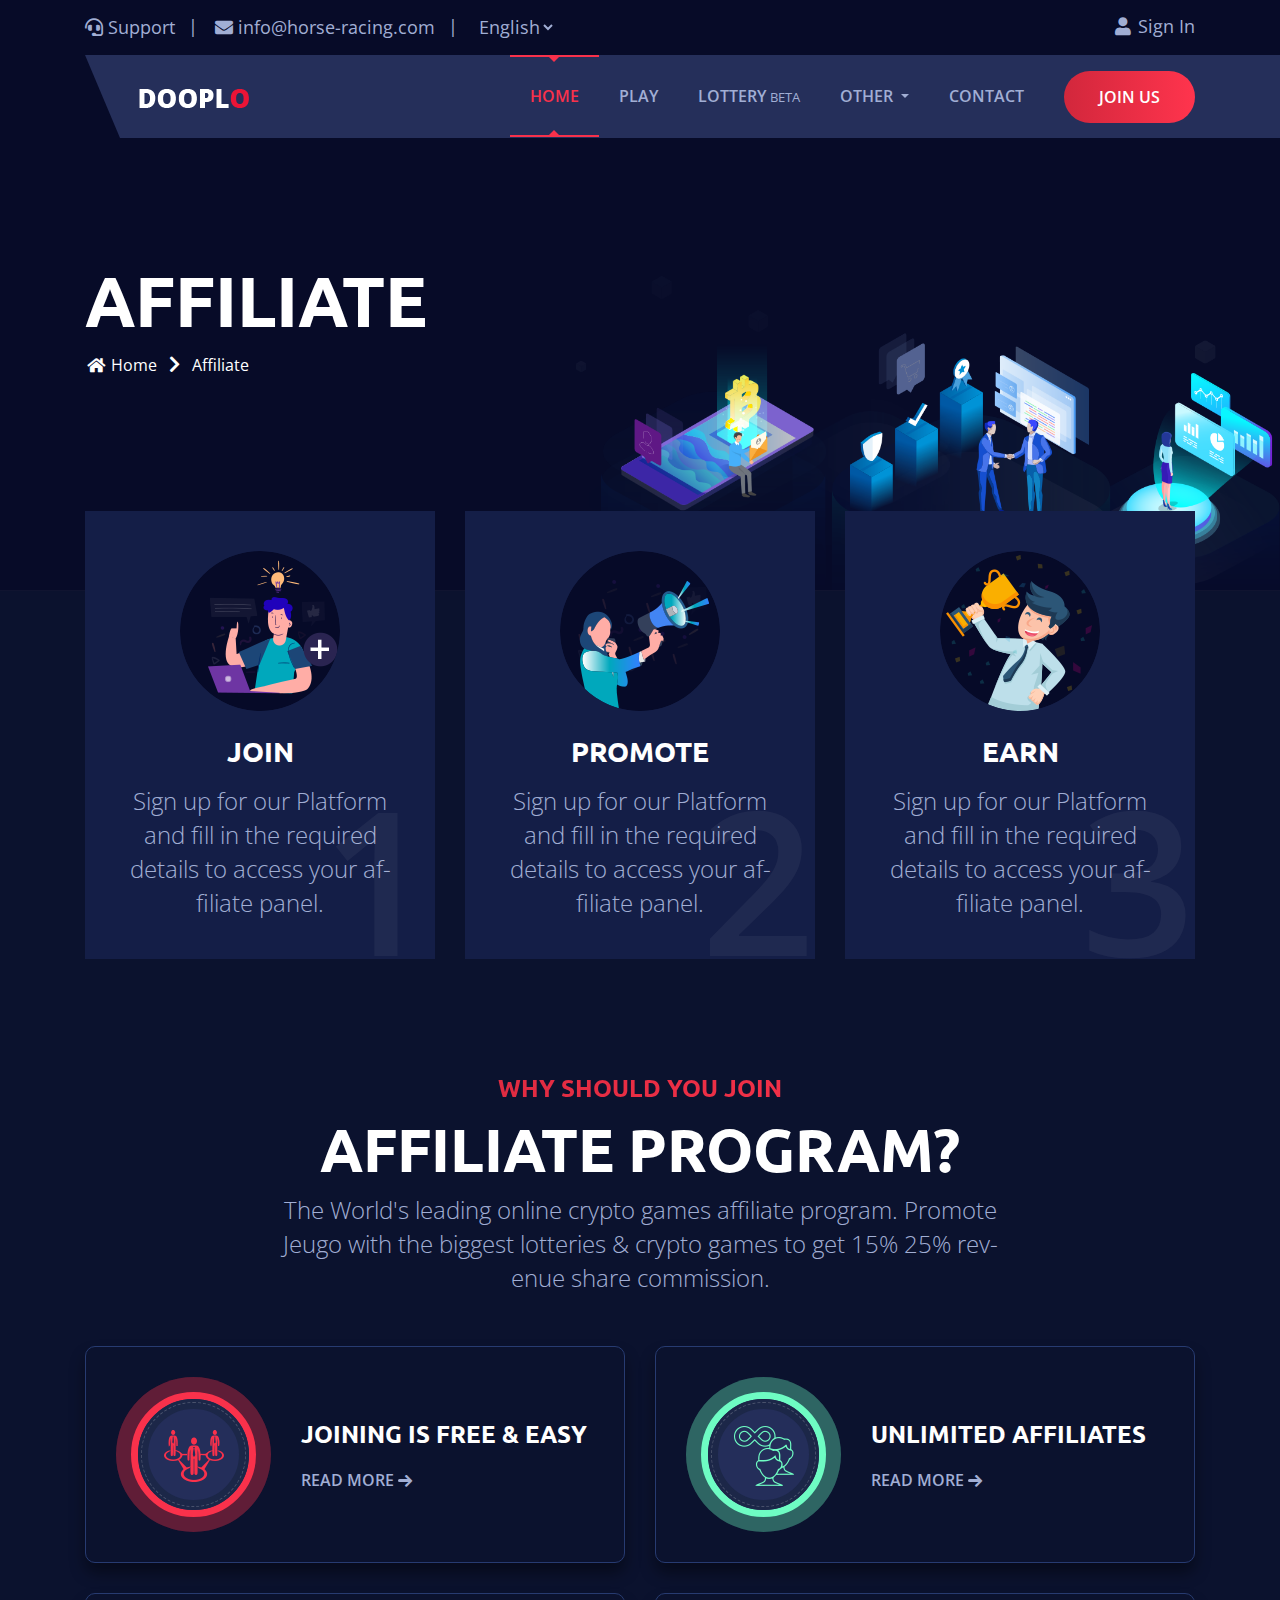
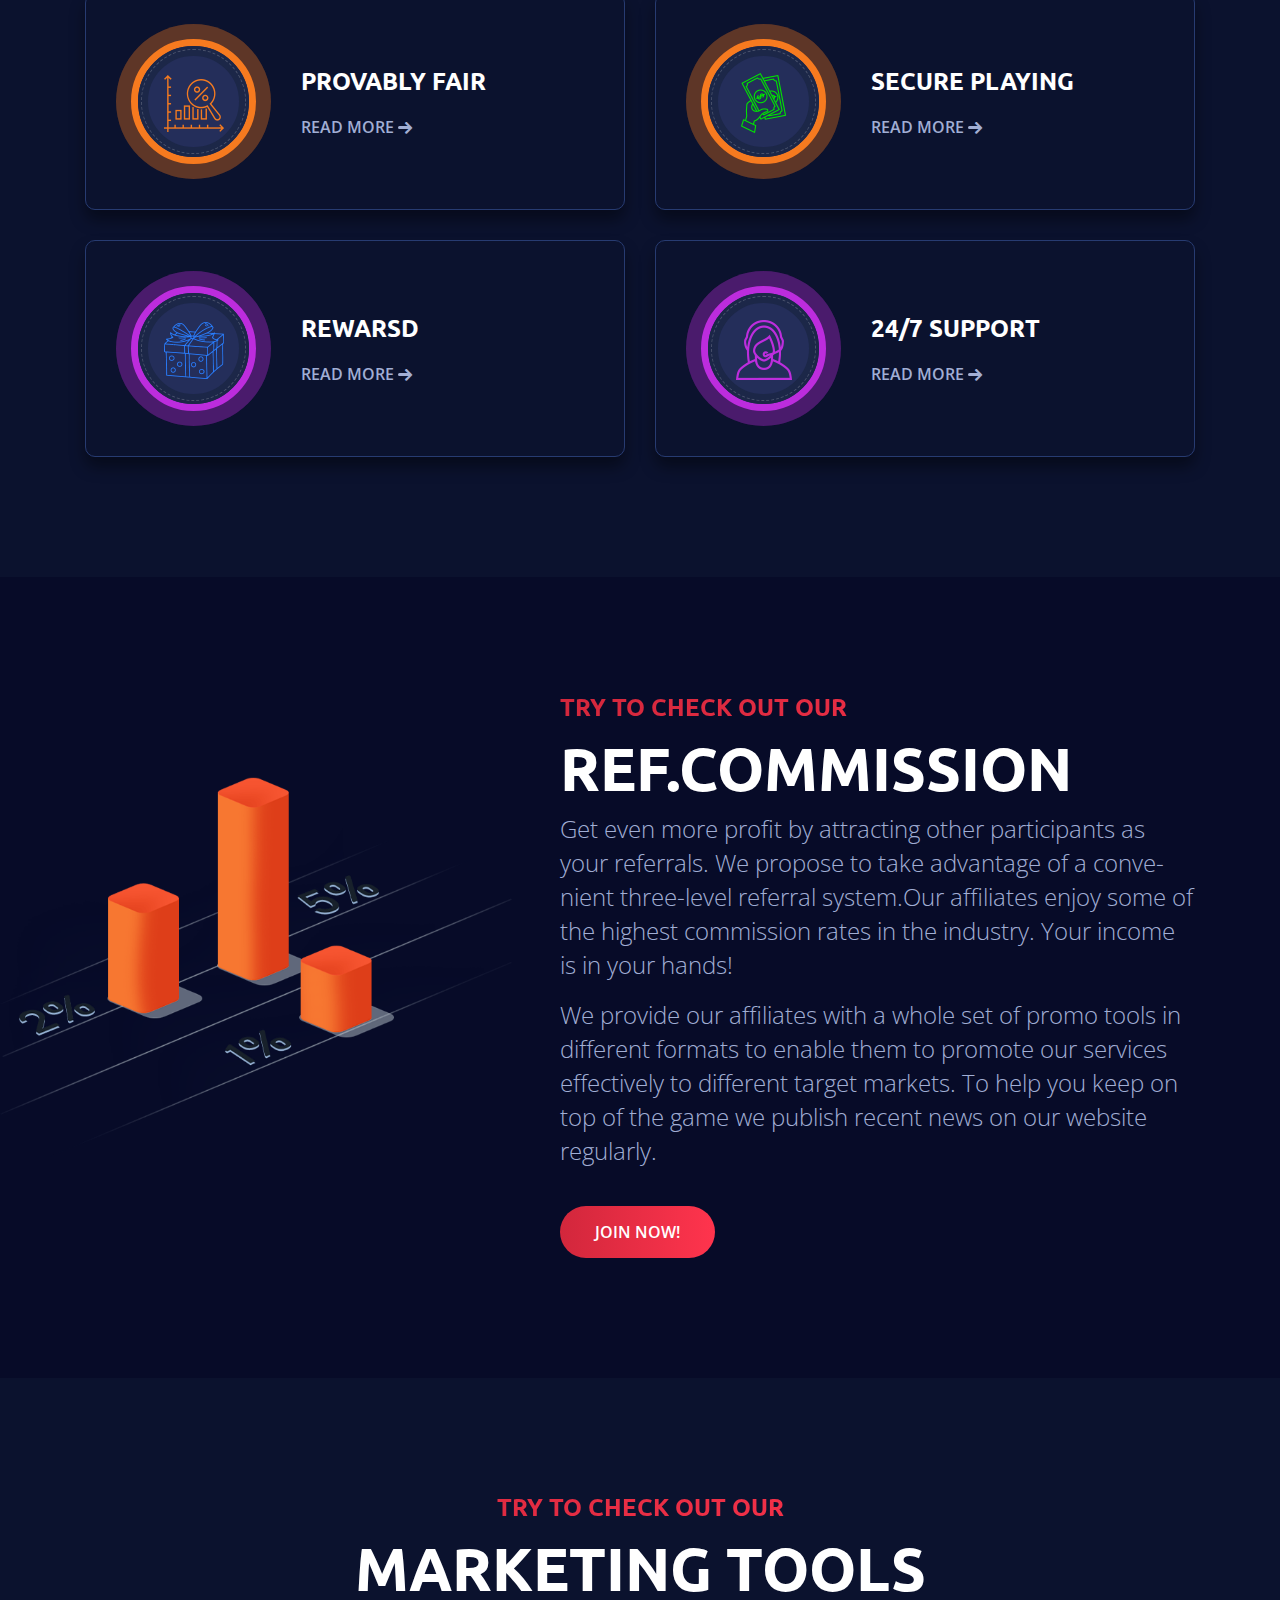
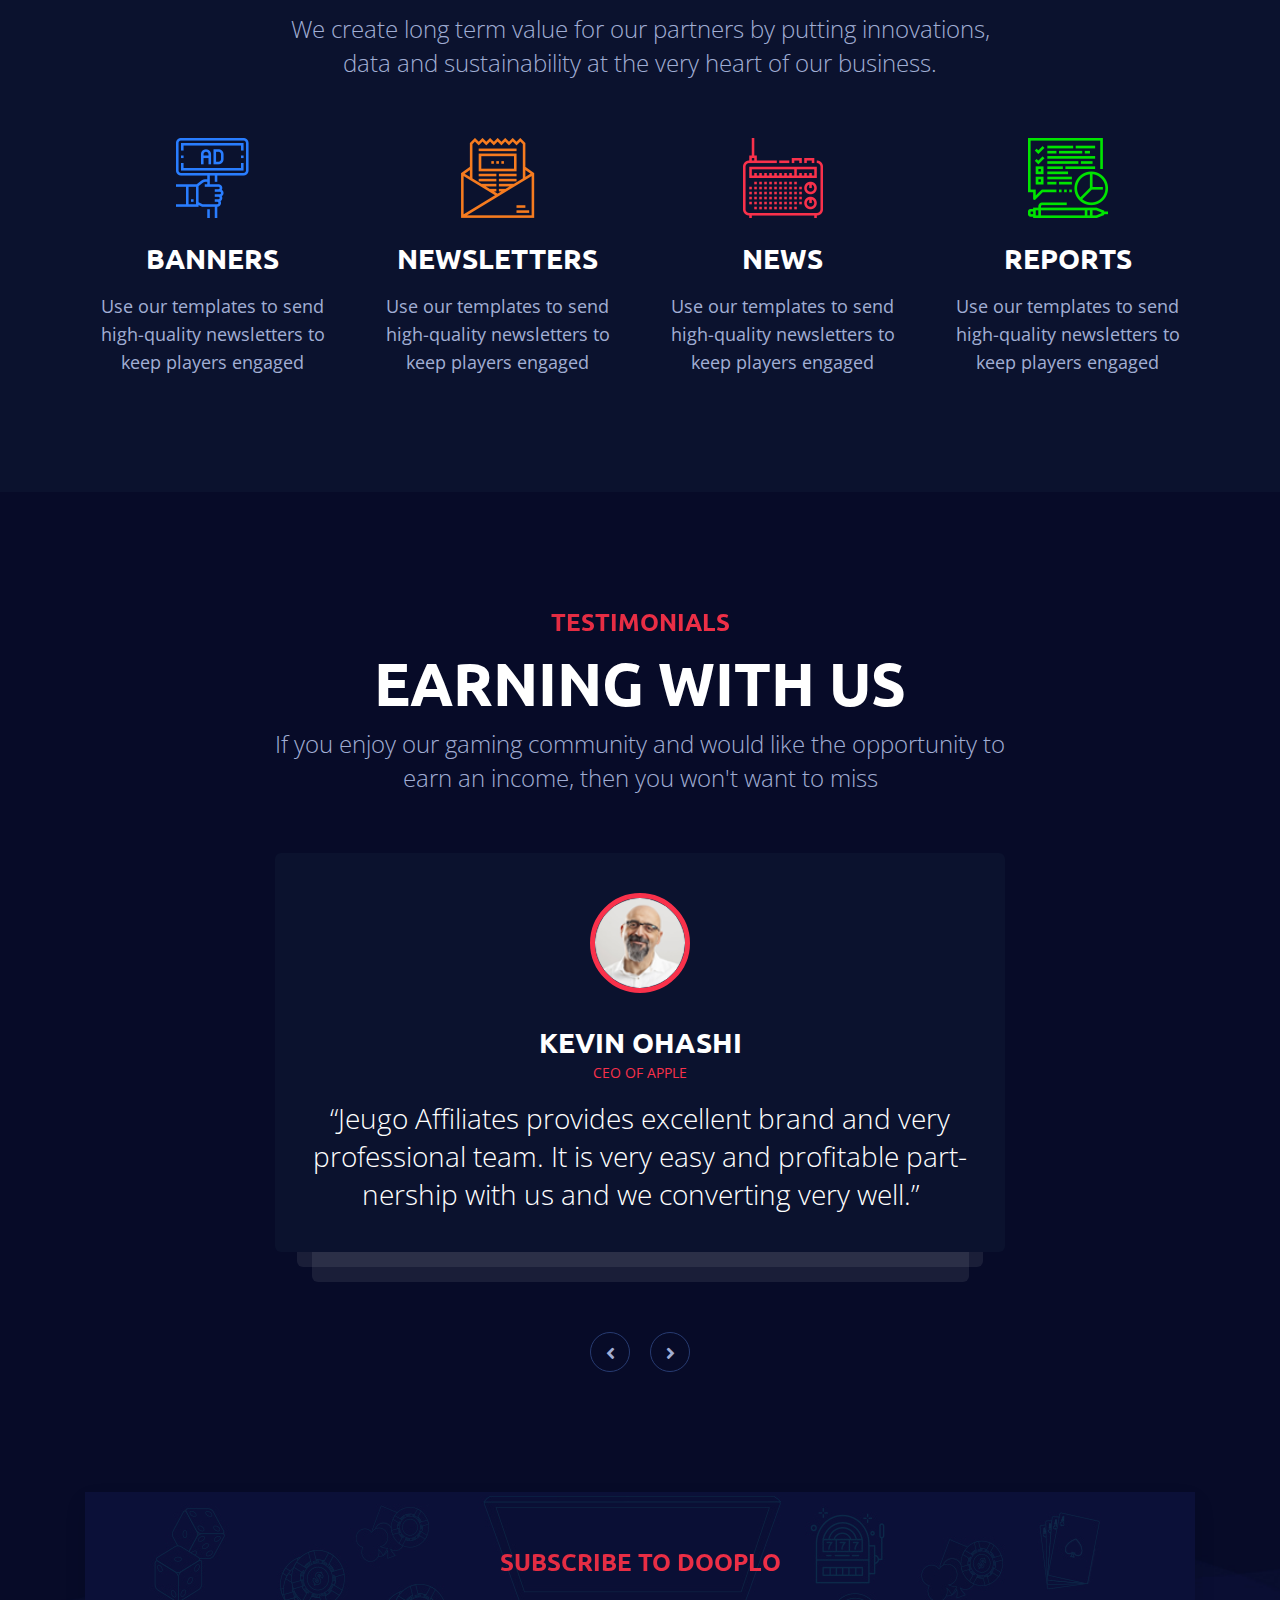
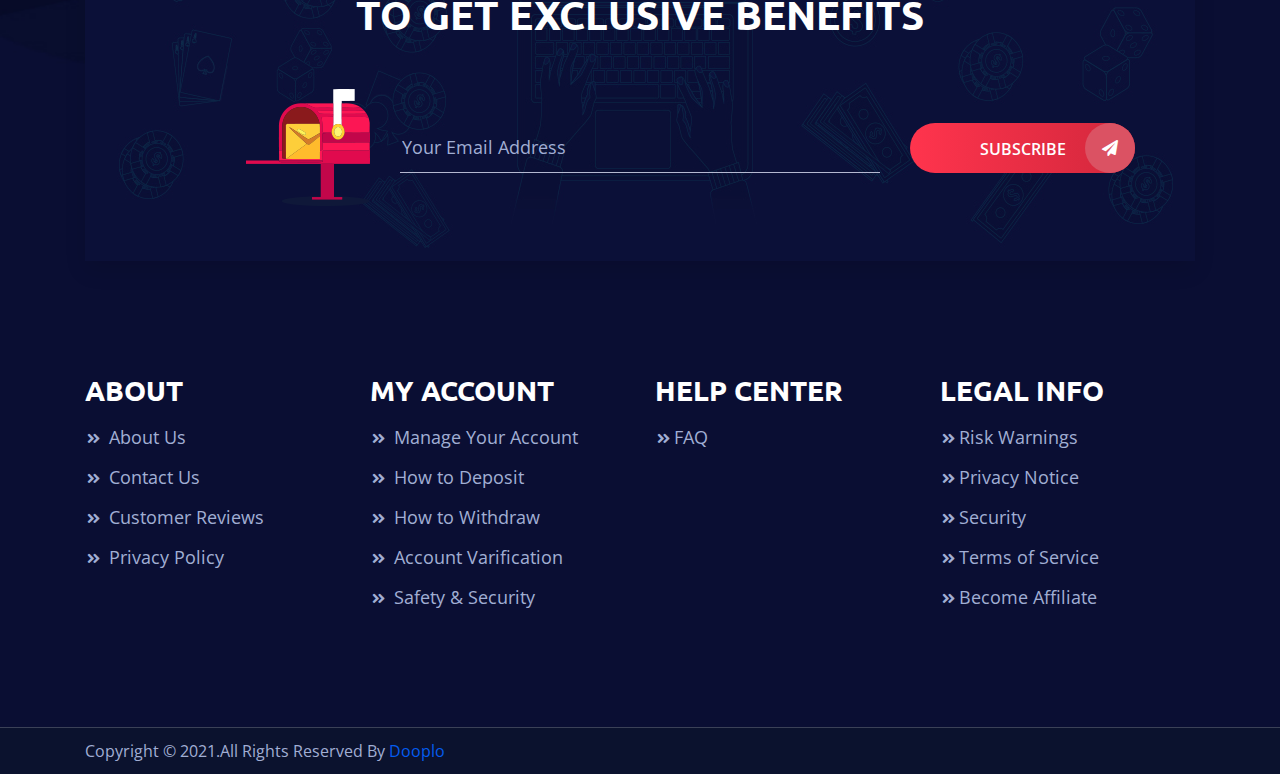
<file: affiliate.html>
<!DOCTYPE html>
<html lang="en">

<head>
	<meta http-equiv="Content-Type" content="text/html; charset=UTF-8">
	<meta http-equiv="X-UA-Compatible" content="IE=edge" />
	<meta http-equiv="X-UA-Compatible" content="ie=edge">
	<meta name="forntEnd-Developer" content="Mamunur Rashid">
	<meta name="viewport" content="width=device-width, initial-scale=1.0">
	<title>Horse Racing - Gaming</title>
	<!-- favicon -->
	<link rel="shortcut icon" href="assets/images/favicon.png" type="image/x-icon">
	<!-- bootstrap -->
	<link rel="stylesheet" href="assets/css/bootstrap.min.css">
	<!-- Plugin css -->
	<link rel="stylesheet" href="assets/css/plugin.css">

	<!-- stylesheet -->
	<link rel="stylesheet" href="assets/css/style.css">
	<!-- responsive -->
	<link rel="stylesheet" href="assets/css/responsive.css">
</head>

<body>
	<!-- preloader area start -->
	<div class="preloader" id="preloader">
		<div class="loader loader-1">
			<div class="loader-outter"></div>
			<div class="loader-inner"></div>
		</div>
	</div>
	<!-- preloader area end -->


	<!-- Header Area Start  -->
	<header class="header">
		<!-- Top Header Area Start -->
		<section class="top-header">
			<div class="container">
				<div class="row">
					<div class="col-lg-12">
						<div class="content">
							<div class="left-content">
								<ul class="left-list">
									<li>
										<p>
											<i class="fas fa-headset"></i>	Support
										</p>
									</li>
									<li>
										<p>
											<i class="fas fa-envelope"></i>	info@horse-racing.com
										</p>
									</li>
									<li>
										<div class="language-selector">
											<select name="language" class="language">
												<option value="1">English</option>
												<!-- <option value="2">France</option>
												<option value="3">Japan</option> -->
											</select>
										</div>
									</li>
								</ul>
							</div>
							<div class="right-content">
								<ul class="right-list">
									<li>
										<a href="#" class="sign-in" data-toggle="modal" data-target="#login">
											<i class="fas fa-user"></i> Sign In
										</a>
									</li>
								</ul>
							</div>
						</div>
					</div>
				</div>
			</div>
		</section>
		<!-- Top Header Area End -->
		<!--Main-Menu Area Start-->
		<div class="mainmenu-area">
			<div class="container">
				<div class="row">
					<div class="col-lg-12">                 
						<nav class="navbar navbar-expand-lg navbar-light">
							<a class="navbar-brand" href="index.html">
								<img src="assets/images/logo.png" alt="">
							</a>
							<button class="navbar-toggler" type="button" data-toggle="collapse" data-target="#main_menu" aria-controls="main_menu"
								aria-expanded="false" aria-label="Toggle navigation">
								<span class="navbar-toggler-icon"></span>
							</button>
							<div class="collapse navbar-collapse fixed-height" id="main_menu">
								<ul class="navbar-nav ml-auto">
									<li class="nav-item dropdown">
										<a class="nav-link active" href="index.html"  role="button" data-toggle="dropdown" aria-haspopup="true"
											aria-expanded="false">
											Home
										<div class="mr-hover-effect"></div>
										</a>
									</li>
									<li class="nav-item">
										<a class="nav-link" href="play.html">Play
												<div class="mr-hover-effect"></div></a>
									</li>
									<li class="nav-item">
										<a class="nav-link" href="lottery.html">lottery <small>beta</small>
												<div class="mr-hover-effect"></div></a>
									</li>
									<!-- <li class="nav-item">
										<a class="nav-link" href="tournaments.html">tournaments
												<div class="mr-hover-effect"></div></a>
									</li> -->
									<li class="nav-item dropdown">
										<a class="nav-link dropdown-toggle" href="#"  role="button" data-toggle="dropdown" aria-haspopup="true"
											aria-expanded="false">
											Other
											<div class="mr-hover-effect"></div>
										</a>
										<ul class="dropdown-menu" >
											<li><a class="dropdown-item" href="404.html"> <i class="fa fa-angle-double-right"></i>About</a></li>
											<li><a class="dropdown-item" href="affiliate.html"> <i class="fa fa-angle-double-right"></i>Affiliate</a></li>
											<!-- <li><a class="dropdown-item" href="awards.html"> <i class="fa fa-angle-double-right"></i>Awards</a></li> -->
											<!-- <li><a class="dropdown-item" href="bonus.html"> <i class="fa fa-angle-double-right"></i>Bonus</a></li> -->
											<!-- <li><a class="dropdown-item" href="cart.html"> <i class="fa fa-angle-double-right"></i>Cart</a></li> -->
											<li><a class="dropdown-item" href="faq.html"> <i class="fa fa-angle-double-right"></i>Faq</a></li>
											<li><a class="dropdown-item" href="how-it-work.html"> <i class="fa fa-angle-double-right"></i>How It Work</a></li>
											<li><a class="dropdown-item" href="terms-conditions.html"> <i class="fa fa-angle-double-right"></i>Terms & Condition</a></li>
											<li><a class="dropdown-item" href="terms-conditions-details.html"> <i class="fa fa-angle-double-right"></i>Condition Details</a></li>
											<!-- <li><a class="dropdown-item" href="404.html"> <i class="fa fa-angle-double-right"></i>404</a></li> -->
										</ul>
									</li>
									<li class="nav-item">
											<a class="nav-link" href="contact.html">Contact
													<div class="mr-hover-effect"></div></a>
										</li>
								</ul>
								<a href="#" class="mybtn1"  data-toggle="modal" data-target="#signin"> Join us</a>
							</div>
						</nav>
					</div>
				</div>
			</div>
		</div>
		<!--Main-Menu Area Start-->
	</header>
	<!-- Header Area End  -->

	
	<!-- Breadcrumb Area Start -->
	<section class="breadcrumb-area bc-affiliate">
		<img class="bc-img" src="assets/images/breadcrumb/affiliate.png" alt="">
		<div class="container">
			<div class="row">
				<div class="col-lg-12">
					<h4 class="title">
						affiliate
					</h4>
					<ul class="breadcrumb-list">
						<li>
							<a href="index.html">
									<i class="fas fa-home"></i>
									Home
							</a>
						</li>
						<li>
							<span><i class="fas fa-chevron-right"></i> </span>
						</li>
						<li>
							<a href="affiliate.html">Affiliate</a>
						</li>
					</ul>
				</div>
			</div>
		</div>
	</section>
	<!-- Breadcrumb Area End -->

	<!-- Affiliate Process area Start -->
	<section class="affiliate-process">
		<div class="container">
			<div class="row">
				<div class="col-lg-4">
					<div class="single-process">
						<img src="assets/images/affiliate/ps1.png" alt="">
						<span class="num">1</span>
						<h4 class="title">
							Join
						</h4>
						<p class="text">
							Sign up for our Platform and fill in the required 
							details to access your 
							affiliate panel.
						</p>
					</div>
				</div>
				<div class="col-lg-4">
					<div class="single-process">
						<img src="assets/images/affiliate/ps2.png" alt="">
						<span class="num">2</span>
						<h4 class="title">
							Promote
						</h4>
						<p class="text">
							Sign up for our Platform and fill in the required 
							details to access your 
							affiliate panel.
						</p>
					</div>
				</div>
				<div class="col-lg-4">
					<div class="single-process">
						<img src="assets/images/affiliate/ps3.png" alt="">
						<span class="num">3</span>
						<h4 class="title">
							Earn
						</h4>
						<p class="text">
							Sign up for our Platform and fill in the required 
							details to access your 
							affiliate panel.
						</p>
					</div>
				</div>
			</div>
		</div>
	</section>
	<!-- Affiliate Process area End -->


	<!-- Affiliate Program Area Start -->
	<section class="affiliate-program">
		<div class="container">
			<div class="row justify-content-center">
				<div class="col-lg-8 col-md-10">
					<div class="section-heading">
						<h5 class="subtitle">
							Why Should you Join
						</h5>
						<h2 class="title">
							Affiliate program?
						</h2>
						<p class="text">
							The World's leading online crypto games affiliate program. Promote Jeugo with the biggest lotteries & crypto games  to get 15% 25% revenue share commission.
						</p>
					</div>
				</div>
			</div>
			<div class="row">
				<div class="col-lg-6 col-md-6">
					<div class="single-program">
						<div class="icon one">
							<img src="assets/images/affiliate/ic1.png" alt="">
						</div>
						<div class="content">
							<h4 class="title">
								Joining is free & EASy
							</h4>
							<a href="#" class="link">read more <i class="fas fa-arrow-right"></i></a>
						</div>
					</div>
				</div>
				<div class="col-lg-6 col-md-6">
					<div class="single-program">
						<div class="icon four">
							<img src="assets/images/affiliate/ic2.png" alt="">
						</div>
						<div class="content">
							<h4 class="title">
								Unlimited Affiliates
							</h4>
							<a href="#" class="link">read more <i class="fas fa-arrow-right"></i></a>
						</div>
					</div>
				</div>
				<div class="col-lg-6 col-md-6">
					<div class="single-program">
						<div class="icon two">
							<img src="assets/images/affiliate/ic3.png" alt="">
						</div>
						<div class="content">
							<h4 class="title">
								Provably Fair
							</h4>
							<a href="#" class="link">read more <i class="fas fa-arrow-right"></i></a>
						</div>
					</div>
				</div>
				<div class="col-lg-6 col-md-6">
					<div class="single-program">
						<div class="icon two">
							<img src="assets/images/affiliate/ic4.png" alt="">
						</div>
						<div class="content">
							<h4 class="title">
									Secure playing
							</h4>
							<a href="#" class="link">read more <i class="fas fa-arrow-right"></i></a>
						</div>
					</div>
				</div>
				<div class="col-lg-6 col-md-6">
					<div class="single-program">
						<div class="icon three">
							<img src="assets/images/affiliate/ic5.png" alt="">
						</div>
						<div class="content">
							<h4 class="title">
								Rewarsd
							</h4>
							<a href="#" class="link">read more <i class="fas fa-arrow-right"></i></a>
						</div>
					</div>
				</div>
				<div class="col-lg-6 col-md-6">
					<div class="single-program">
						<div class="icon three">
							<img src="assets/images/affiliate/ic6.png" alt="">
						</div>
						<div class="content">
							<h4 class="title">
									24/7 Support
							</h4>
							<a href="#" class="link">read more <i class="fas fa-arrow-right"></i></a>
						</div>
					</div>
				</div>
			</div>
		</div>
	</section>
	<!-- Affiliate Program Area End -->

	<!-- Ref Commission Area Start -->
	<section class="ref-commission">
		<img class="ab-img" src="assets/images/affiliate/ref-comm.png" alt="">
		<div class="container">
			<div class="row justify-content-end">
				<div class="col-lg-7">
					<div class="section-heading">
						<h5 class="subtitle">
							Try to check out our
						</h5>
						<h2 class="title">
							Ref.Commission
						</h2>
						<p class="text">
							Get even more profit by attracting other participants as your referrals. We propose to take advantage of a 
							convenient three-level referral system.Our affiliates enjoy some of the highest commission rates in the industry.
							Your income is in your hands!
						</p>
						<p class="text">
							We provide our affiliates with a whole set of promo tools in different formats to enable them to promote our services effectively to different target markets. To help you keep on top of the game we publish recent news on our website regularly.
						</p>
						<a href="#" class="mybtn1">join Now! </a>
					</div>
				</div>
			</div>
		</div>
	</section>
	<!-- Ref Commission Area End -->

	<!-- Marketing Tools Area Start -->
	<section class="marketing-tools">
		<div class="container">
				<div class="row justify-content-center">
					<div class="col-lg-8 col-md-10">
					<div class="section-heading">
						<h5 class="subtitle">
								Try to check out our
						</h5>
						<h2 class="title">
								Marketing Tools
						</h2>
						<p class="text">
								We create long term value for our partners by putting innovations, data and sustainability at the very heart of our business.
						</p>
					</div>
				</div>
			</div>
			<div class="row">
					<div class="col-lg-3 col-md-6">
						<div class="single-tools">
							<div class="icon one">
								<img src="assets/images/affiliate/ic7.png" alt="">
							</div>
							<div class="content">
								<h4 class="title">
										Banners
								</h4>
								<p class="text">
										Use our templates to send high-quality newsletters to keep players engaged
								</p>
							</div>
						</div>
					</div>
					<div class="col-lg-3 col-md-6">
						<div class="single-tools">
							<div class="icon two">
								<img src="assets/images/affiliate/ic8.png" alt="">
							</div>
							<div class="content">
								<h4 class="title">
										Newsletters
								</h4>
								<p class="text">
										Use our templates to send high-quality newsletters to keep players engaged
								</p>
							</div>
						</div>
					</div>
					<div class="col-lg-3 col-md-6">
						<div class="single-tools">
							<div class="icon three">
								<img src="assets/images/affiliate/ic9.png" alt="">
							</div>
							<div class="content">
								<h4 class="title">
										News
								</h4>
								<p class="text">
										Use our templates to send high-quality newsletters to keep players engaged
								</p>
							</div>
						</div>
					</div>
					<div class="col-lg-3 col-md-6">
						<div class="single-tools">
							<div class="icon three">
								<img src="assets/images/affiliate/ic10.png" alt="">
							</div>
							<div class="content">
								<h4 class="title">
										Reports
								</h4>
								<p class="text">
										Use our templates to send high-quality newsletters to keep players engaged
								</p>
							</div>
						</div>
					</div>
				</div>
		</div>
	</section>
	<!-- Marketing Tools Area End -->

	<!-- Testimonial Area Start -->
	<section class="testimonial">
		<div class="container">
			<div class="row justify-content-center">
				<div class="col-lg-8 col-md-10">
					<div class="section-heading">
						<h5 class="subtitle">
								Testimonials
						</h5>
						<h2 class="title">
								earning With Us
						</h2>
						<p class="text">
								If you enjoy our gaming community and would like the opportunity to earn an income, then you won't want to miss 
						</p>
					</div>
				</div>
			</div>
			<div class="row justify-content-center">
				<div class="col-lg-8 col-md-10">
					<div class="testimonial-slider">
						<div class="single-testimonial">
							
								<div class="people">
										<div class="img">
												<img src="assets/images/review.png" alt="">
										</div>
										<h4 class="title">Kevin Ohashi</h4>
										<p class="designation">CEO OF APPLE</p>
									</div>
								<div class="review-text">
									<p>
											“Jeugo Affiliates provides excellent brand and very 
professional team. It is very easy and profitable 
partnership with us and we converting very well.”
									</p>
								</div>
						</div>
						<div class="single-testimonial">
							
								<div class="people">
										<div class="img">
												<img src="assets/images/review.png" alt="">
										</div>
										<h4 class="title">Mamun Khan</h4>
										<p class="designation">CEO OF APPLE</p>
									</div>
								<div class="review-text">
									<p>
											“Jeugo Affiliates provides excellent brand and very 
professional team. It is very easy and profitable 
partnership with us and we converting very well.”
									</p>
								</div>
						</div>
					</div>
				</div>
			</div>
		</div>
	</section>
	<!-- Testimonial Area End -->

	<!-- Footer Area Start -->
	<footer class="footer" id="footer">
		<div class="subscribe-area">
			<div class="container">
				<div class="row">
					<div class="col-lg-12">
						<div class="subscribe-box">
								<form action="#">
							<div class="row">
								<div class="col-lg-12">
									<div class="heading-area">
											<h5 class="sub-title">
													subscribe to Dooplo
											</h5>
											<h4 class="title">
													To Get Exclusive Benefits
											</h4>
									</div>
								</div>
								<div class="col-lg-3 col-4 d-flex align-self-center">
									<div class="icon">
										<img src="assets/images/mail-box.png" alt="">
									</div>
								</div>
								<div class="col-lg-6 col-8 d-flex align-self-center">
									<div class="form-area">
											<input type="text" placeholder="Your Email Address">
									</div>
								</div>
								<div class="col-lg-3 d-flex align-self-center">
									<div class="button-area">
										<button class="mybtn1" type="submit">Subscribe
											<span><i class="fas fa-paper-plane"></i></span>
										</button>
									</div>
								</div>
							</div>
						</form>
						</div>
					</div>
				</div>
			</div>
		</div>
		<div class="container">
			<div class="row">
				<div class="col-sm-6 col-lg-3">
					<div class="footer-widget info-link-widget">
						<h4 class="title">
							About 
						</h4>
						<ul class="link-list">
							<li>
								<a href="#">
									<i class="fas fa-angle-double-right"></i>	About Us
								</a>
							</li>
							<li>
								<a href="#">
									<i class="fas fa-angle-double-right"></i>	Contact Us
								</a>
							</li>
							
							<li>
								<a href="#">
									<i class="fas fa-angle-double-right"></i>	Customer Reviews
								</a>
							</li>
							<li>
								<a href="#">
									<i class="fas fa-angle-double-right"></i>	Privacy Policy

								</a>
							</li>
						</ul>
					</div>
				</div>
				<div class="col-sm-6 col-lg-3">
					<div class="footer-widget info-link-widget">
						<h4 class="title">
							My Account
						</h4>
						<ul class="link-list">
							<li>
								<a href="#">
									<i class="fas fa-angle-double-right"></i> Manage Your Account
								</a>
							</li>
							<li>
								<a href="#">
									<i class="fas fa-angle-double-right"></i> How to Deposit
								</a>
							</li>
							<li>
								<a href="#">
									<i class="fas fa-angle-double-right"></i> How to Withdraw
								</a>
							</li>
							<li>
								<a href="#">
									<i class="fas fa-angle-double-right"></i> Account Varification
								</a>
							</li>
							<li>
								<a href="#">
									<i class="fas fa-angle-double-right"></i> Safety & Security
								</a>
							</li>
						</ul>
					</div>
				</div>
				<div class="col-sm-6 col-lg-3">
					<div class="footer-widget info-link-widget">
						<h4 class="title">
							help center 
						</h4>
						<ul class="link-list">
							<li>
								<a href="#">
									<i class="fas fa-angle-double-right"></i>FAQ
								</a>
							</li>
						</ul>
					</div>
				</div>
				<div class="col-sm-6 col-lg-3">
					<div class="footer-widget info-link-widget">
						<h4 class="title">
							Legal Info
						</h4>
						<ul class="link-list">
							<li>
								<a href="#">
									<i class="fas fa-angle-double-right"></i>Risk Warnings
								</a>
							</li>
							<li>
								<a href="#">
									<i class="fas fa-angle-double-right"></i>Privacy Notice
								</a>
							</li>
							<li>
								<a href="#">
									<i class="fas fa-angle-double-right"></i>Security
								</a>
							</li>
							<li>
								<a href="#">
									<i class="fas fa-angle-double-right"></i>Terms of Service
								</a>
							</li>
							<li>
								<a href="#">
									<i class="fas fa-angle-double-right"></i>Become Affiliate
								</a>
							</li>
						</ul>
					</div>
				</div>
			</div>
		</div>
		<div class="copy-bg">
			<div class="container">
				<div class="row">
					<div class="col-lg-5">
						<div class="left-area">
							<p>Copyright © 2021.All Rights Reserved By <a href="#">Dooplo</a>
							</p>
						</div>
					</div>
					
				</div>
			</div>
		</div>
	</footer> 
	<!-- Footer Area End -->

	<!-- Back to Top Start -->
	<div class="bottomtotop">
		<i class="fas fa-chevron-right"></i>
	</div>
	<!-- Back to Top End -->

	<!-- Login Area Start -->
	<div class="modal fade login-modal" id="login" tabindex="-1" role="dialog" aria-labelledby="login" aria-hidden="true">
			<div class="modal-dialog modal-dialog-centered" role="document">
			<div class="modal-content">
				<button type="button" class="close" data-dismiss="modal" aria-label="Close"><span aria-hidden="true">&times;</span></button>
				<div class="modal-body">
					<div class="logo-area">
							<img class="logo" src="assets/images/logo.png" alt="">
					</div>
					<div class="header-area">
						<h4 class="title">Great to have you back!</h4>
						<p class="sub-title">Enter your details below.</p>
					</div>
					<div class="form-area">
						<form action="#"  method="POST">
							<div class="form-group">
									<label for="login-input-email">Mobile Number*</label>
									<input type="tel" class="input-field" id="login-input-no"  placeholder="Enter your Mobile Number">
							</div>
							
							<!-- <div class="form-group">
								<div class="box">
									<div class="right">
										<a href="#">
											Forgot Password ?
										</a>
									</div>
								</div>
							</div> -->
							<div class="form-group">
								   <button type="submit" class="mybtn1">Sign in</button>
							</div>
						</form>
					</div>
					<div class="form-footer">
						<p>Not a member? 
								<a href="#" data-target="#signin">Create account <i class="fas fa-angle-double-right"></i></a>
						</p>
					</div>
				</div>
			</div>
			</div>
		</div>
		<!-- Login Area End -->
	
		<!-- SignIn Area Start -->
		<div class="modal fade login-modal sign-in" id="signin" tabindex="-1" role="dialog" aria-labelledby="signin" aria-hidden="true">
				<div class="modal-dialog modal-dialog-centered " role="document">
				<div class="modal-content">
					<button type="button" class="close" data-dismiss="modal" aria-label="Close"><span aria-hidden="true">&times;</span></button>
					<div class="modal-body">
						<div class="logo-area">
								<img class="logo" src="assets/images/logo.png" alt="">
						</div>
						<div class="header-area">
							<h4 class="title">Great to have you back!</h4>
							<p class="sub-title">Enter your details below.</p>
						</div>
						<div class="form-area">
							<form action="#" method="POST">
								<div class="form-group">
										<label for="input-name">First Name*</label>
										<input type="text" class="input-field" id="input-name"  placeholder="Enter your First Name">
								</div>
								<div class="form-group">
									<label for="input-name">Second Name*</label>
									<input type="text" class="input-field" id="input-name"  placeholder="Enter your Second Name">
								</div>
								<div class="form-group">
										<label for="input-con-no">Mobile Number*</label>
										<input type="password" class="input-field" id="input-con-no"  placeholder="Enter your Mobile Number">
								</div>
								<div class="form-group">
									<div class="check-group">
											<input type="checkbox" class="check-box-field" id="input-terms" checked>
											<label for="input-terms">
													I agree with <a href="#">terms and Conditions</a> and  <a href="#">privacy policy</a>
											</label>
									</div>
								</div>
								<div class="form-group">
									<button type="submit" class="mybtn1">Get OTP</button>
								</div>
							</form>
						</div>
					</div>
				</div>
				</div>
			</div>
		<!-- SignIn Area End -->

	<!-- jquery -->
	<script src="assets/js/jquery.js"></script>
	<!-- popper -->
	<script src="assets/js/popper.min.js"></script>
	<!-- bootstrap -->
	<script src="assets/js/bootstrap.min.js"></script>
	<!-- plugin js-->
	<script src="assets/js/plugin.js"></script>

	<!-- MpusemoverParallax JS-->
	<script src="assets/js/TweenMax.js"></script>
	<script src="assets/js/mousemoveparallax.js"></script>
	<!-- main -->
	<script src="assets/js/main.js"></script>
</body>

</html>
</file>
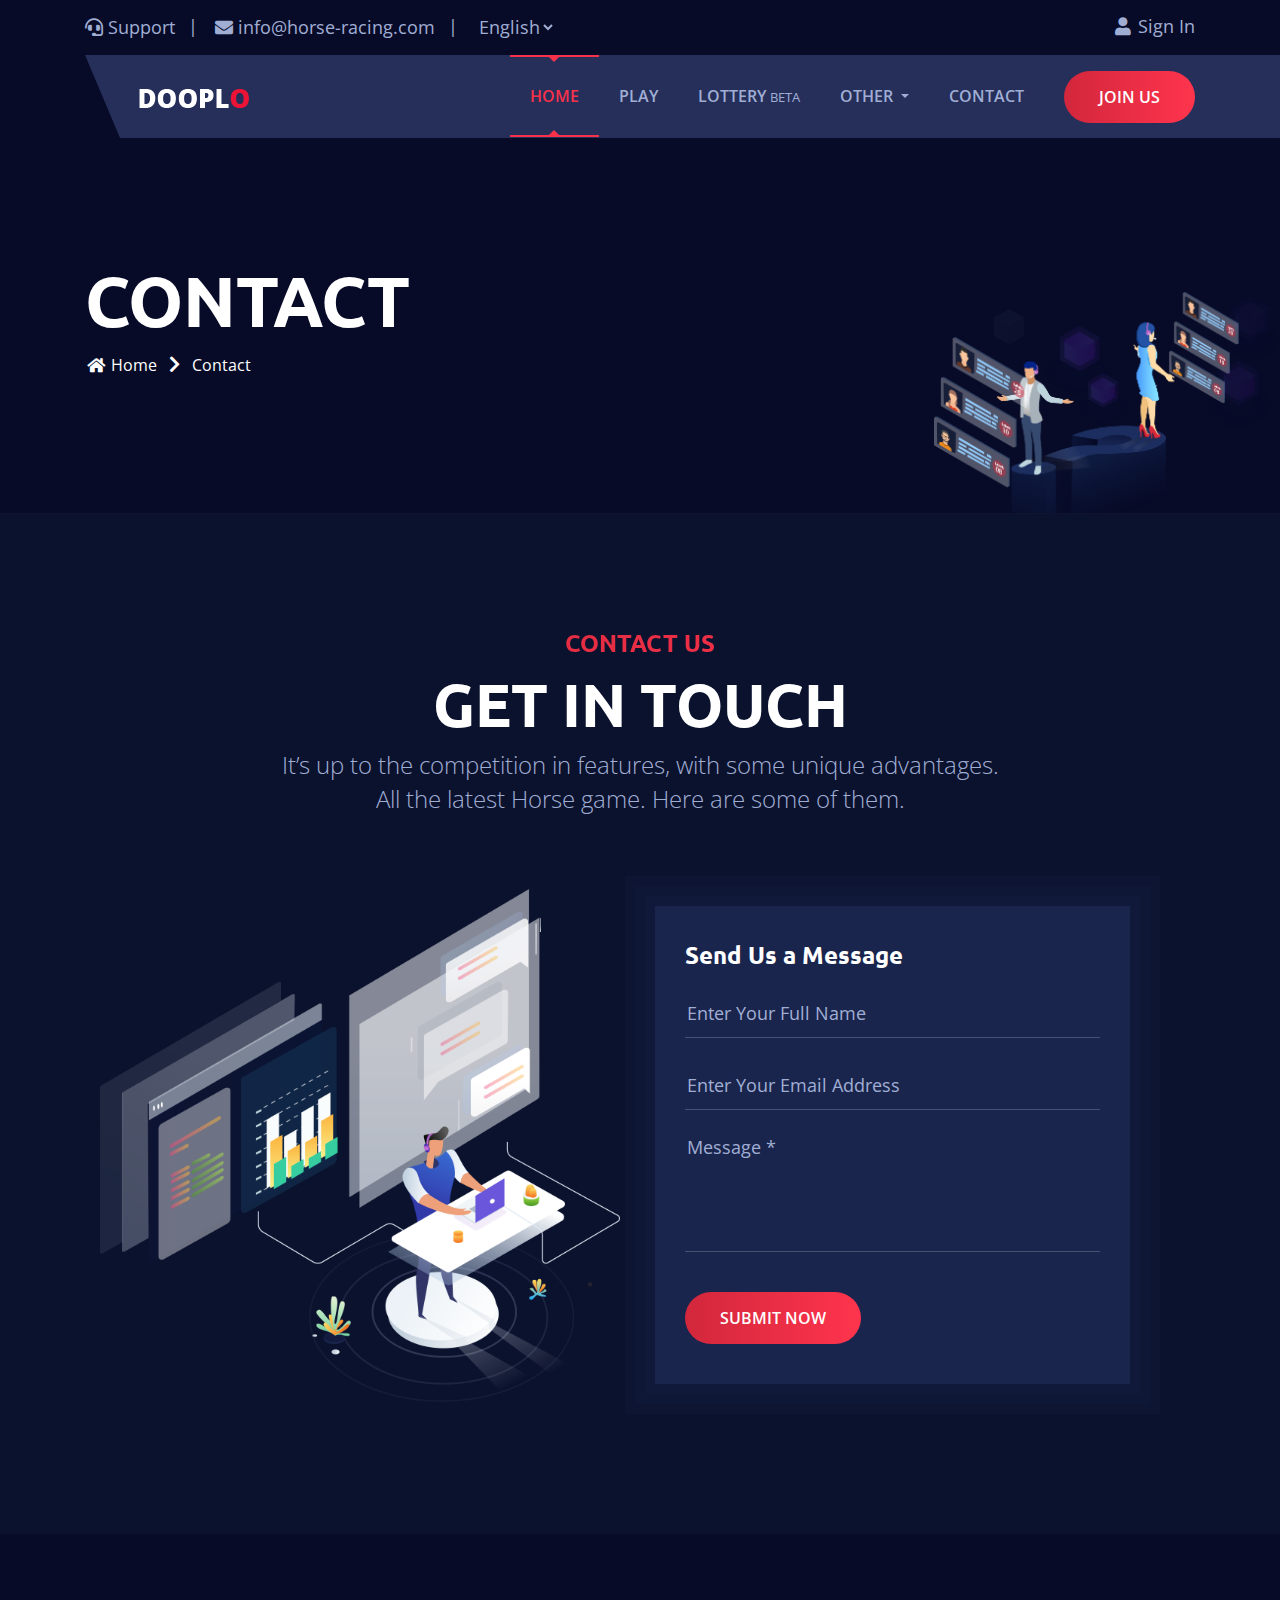
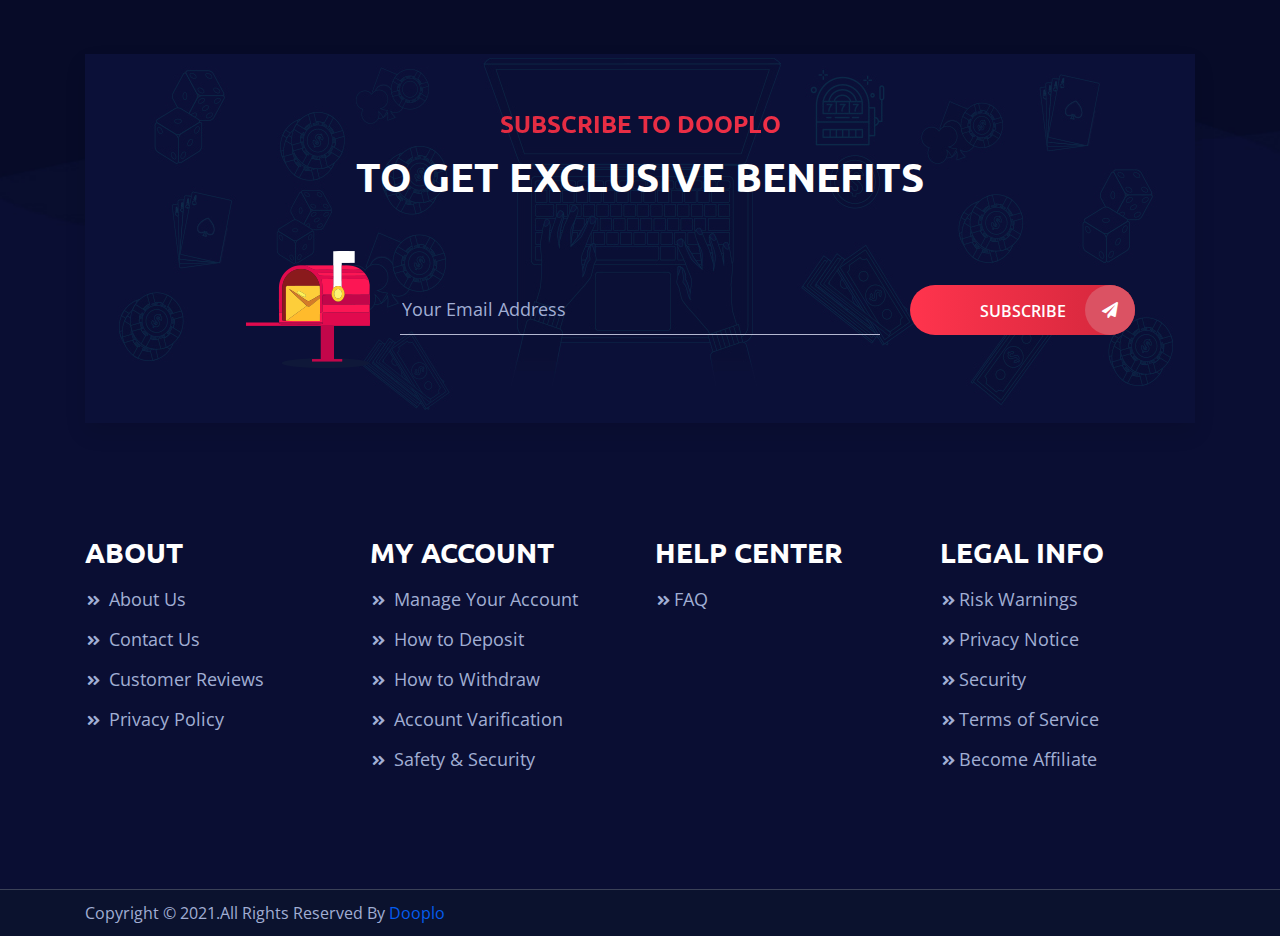
<file: contact.html>
<!DOCTYPE html>
<html lang="en">

<head>
	<meta http-equiv="Content-Type" content="text/html; charset=UTF-8">
	<meta http-equiv="X-UA-Compatible" content="IE=edge" />
	<meta http-equiv="X-UA-Compatible" content="ie=edge">
	<meta name="forntEnd-Developer" content="Mamunur Rashid">
	<meta name="viewport" content="width=device-width, initial-scale=1.0">
	<title> Horse Racing - Gaming</title>
	<!-- favicon -->
	<link rel="shortcut icon" href="assets/images/favicon.png" type="image/x-icon">
	<!-- bootstrap -->
	<link rel="stylesheet" href="assets/css/bootstrap.min.css">
	<!-- Plugin css -->
	<link rel="stylesheet" href="assets/css/plugin.css">

	<!-- stylesheet -->
	<link rel="stylesheet" href="assets/css/style.css">
	<!-- responsive -->
	<link rel="stylesheet" href="assets/css/responsive.css">
</head>

<body>
	<!-- preloader area start -->
	<div class="preloader" id="preloader">
		<div class="loader loader-1">
			<div class="loader-outter"></div>
			<div class="loader-inner"></div>
		</div>
	</div>
	<!-- preloader area end -->

	<!-- Header Area Start  -->
	<header class="header">
		<!-- Top Header Area Start -->
		<section class="top-header">
			<div class="container">
				<div class="row">
					<div class="col-lg-12">
						<div class="content">
							<div class="left-content">
								<ul class="left-list">
									<li>
										<p>
											<i class="fas fa-headset"></i>	Support
										</p>
									</li>
									<li>
										<p>
											<i class="fas fa-envelope"></i>	info@horse-racing.com
										</p>
									</li>
									<li>
										<div class="language-selector">
											<select name="language" class="language">
												<option value="1">English</option>
												<!-- <option value="2">France</option>
												<option value="3">Japan</option> -->
											</select>
										</div>
									</li>
								</ul>
							</div>
							<div class="right-content">
								<ul class="right-list">
									<li>
										<a href="#" class="sign-in" data-toggle="modal" data-target="#login">
											<i class="fas fa-user"></i> Sign In
										</a>
									</li>
								</ul>
							</div>
						</div>
					</div>
				</div>
			</div>
		</section>
		<!-- Top Header Area End -->
		<!--Main-Menu Area Start-->
		<div class="mainmenu-area">
			<div class="container">
				<div class="row">
					<div class="col-lg-12">                 
						<nav class="navbar navbar-expand-lg navbar-light">
							<a class="navbar-brand" href="index.html">
								<img src="assets/images/logo.png" alt="">
							</a>
							<button class="navbar-toggler" type="button" data-toggle="collapse" data-target="#main_menu" aria-controls="main_menu"
								aria-expanded="false" aria-label="Toggle navigation">
								<span class="navbar-toggler-icon"></span>
							</button>
							<div class="collapse navbar-collapse fixed-height" id="main_menu">
								<ul class="navbar-nav ml-auto">
									<li class="nav-item dropdown">
										<a class="nav-link active" href="index.html"  role="button" data-toggle="dropdown" aria-haspopup="true"
											aria-expanded="false">
											Home
										<div class="mr-hover-effect"></div>
										</a>
									</li>
									<li class="nav-item">
										<a class="nav-link" href="play.html">Play
												<div class="mr-hover-effect"></div></a>
									</li>
									<li class="nav-item">
										<a class="nav-link" href="lottery.html">lottery <small>beta</small>
												<div class="mr-hover-effect"></div></a>
									</li>
									<!-- <li class="nav-item">
										<a class="nav-link" href="tournaments.html">tournaments
												<div class="mr-hover-effect"></div></a>
									</li> -->
									<li class="nav-item dropdown">
										<a class="nav-link dropdown-toggle" href="#"  role="button" data-toggle="dropdown" aria-haspopup="true"
											aria-expanded="false">
											Other
											<div class="mr-hover-effect"></div>
										</a>
										<ul class="dropdown-menu" >
											<li><a class="dropdown-item" href="404.html"> <i class="fa fa-angle-double-right"></i>About</a></li>
											<li><a class="dropdown-item" href="affiliate.html"> <i class="fa fa-angle-double-right"></i>Affiliate</a></li>
											<!-- <li><a class="dropdown-item" href="awards.html"> <i class="fa fa-angle-double-right"></i>Awards</a></li> -->
											<!-- <li><a class="dropdown-item" href="bonus.html"> <i class="fa fa-angle-double-right"></i>Bonus</a></li> -->
											<!-- <li><a class="dropdown-item" href="cart.html"> <i class="fa fa-angle-double-right"></i>Cart</a></li> -->
											<li><a class="dropdown-item" href="faq.html"> <i class="fa fa-angle-double-right"></i>Faq</a></li>
											<li><a class="dropdown-item" href="how-it-work.html"> <i class="fa fa-angle-double-right"></i>How It Work</a></li>
											<li><a class="dropdown-item" href="terms-conditions.html"> <i class="fa fa-angle-double-right"></i>Terms & Condition</a></li>
											<li><a class="dropdown-item" href="terms-conditions-details.html"> <i class="fa fa-angle-double-right"></i>Condition Details</a></li>
											<!-- <li><a class="dropdown-item" href="404.html"> <i class="fa fa-angle-double-right"></i>404</a></li> -->
										</ul>
									</li>
									<li class="nav-item">
											<a class="nav-link" href="contact.html">Contact
													<div class="mr-hover-effect"></div></a>
										</li>
								</ul>
								<a href="#" class="mybtn1"  data-toggle="modal" data-target="#signin"> Join us</a>
							</div>
						</nav>
					</div>
				</div>
			</div>
		</div>
		<!--Main-Menu Area Start-->
	</header>
	<!-- Header Area End  -->


	<!-- Breadcrumb Area Start -->
	<section class="breadcrumb-area bc-contact">
		<img class="bc-img" src="assets/images/breadcrumb/contact.png" alt="">
		<div class="container">
			<div class="row">
				<div class="col-lg-12">
					<h4 class="title">
						Contact
					</h4>
					<ul class="breadcrumb-list">
						<li>
							<a href="index.html">
									<i class="fas fa-home"></i>
									Home
							</a>
						</li>
						<li>
							<span><i class="fas fa-chevron-right"></i> </span>
						</li>
						<li>
							<a href="contact.html">Contact</a>
						</li>
					</ul>
				</div>
			</div>
		</div>
	</section>
	<!-- Breadcrumb Area End -->

	<!-- Contact Area End -->
	<section class="contact">
		<img class="left-img" src="assets/images/contact-left.png" alt="">
		<div class="container">
			<div class="row justify-content-center">
				<div class="col-lg-8 col-md-10">
					<div class="section-heading">
						<h5 class="subtitle">
							Contact Us
						</h5>
						<h2 class="title">
							Get in Touch
						</h2>
						<p class="text">
								It’s up to the competition in features, with some unique 
								advantages. All the latest Horse game. Here are some of them.
						</p>
					</div>
				</div>
			</div>
			<div class="row justify-content-end">
				<div class="col-lg-6">
					<div class="contact-form-wrapper">
						<div class="contact-box">
							<h4 class="title">
								Send Us a Message
							</h4>
							<form action="#">
								<input type="text" class="input-field" placeholder="Enter Your Full Name">
								<input type="email" class="input-field" placeholder="Enter Your Email Address">
								<textarea class="input-field textarea" placeholder="Message *"></textarea>
								<button type="submit" class="mybtn1">SUBMIT NOW</button>
							</form>
						</div>
					</div>
				</div>
			</div>
		</div>
	</section>
	<!-- Contact Area End -->


	<!-- Footer Area Start -->
	<footer class="footer" id="footer">
		<div class="subscribe-area">
			<div class="container">
				<div class="row">
					<div class="col-lg-12">
						<div class="subscribe-box">
								<form action="#">
							<div class="row">
								<div class="col-lg-12">
									<div class="heading-area">
											<h5 class="sub-title">
													subscribe to Dooplo
											</h5>
											<h4 class="title">
													To Get Exclusive Benefits
											</h4>
									</div>
								</div>
								<div class="col-lg-3 col-4 d-flex align-self-center">
									<div class="icon">
										<img src="assets/images/mail-box.png" alt="">
									</div>
								</div>
								<div class="col-lg-6 col-8 d-flex align-self-center">
									<div class="form-area">
											<input type="text" placeholder="Your Email Address">
									</div>
								</div>
								<div class="col-lg-3 d-flex align-self-center">
									<div class="button-area">
										<button class="mybtn1" type="submit">Subscribe
											<span><i class="fas fa-paper-plane"></i></span>
										</button>
									</div>
								</div>
							</div>
						</form>
						</div>
					</div>
				</div>
			</div>
		</div>
		<div class="container">
			<div class="row">
				<div class="col-sm-6 col-lg-3">
					<div class="footer-widget info-link-widget">
						<h4 class="title">
							About 
						</h4>
						<ul class="link-list">
							<li>
								<a href="#">
									<i class="fas fa-angle-double-right"></i>	About Us
								</a>
							</li>
							<li>
								<a href="#">
									<i class="fas fa-angle-double-right"></i>	Contact Us
								</a>
							</li>
							
							<li>
								<a href="#">
									<i class="fas fa-angle-double-right"></i>	Customer Reviews
								</a>
							</li>
							<li>
								<a href="#">
									<i class="fas fa-angle-double-right"></i>	Privacy Policy

								</a>
							</li>
						</ul>
					</div>
				</div>
				<div class="col-sm-6 col-lg-3">
					<div class="footer-widget info-link-widget">
						<h4 class="title">
							My Account
						</h4>
						<ul class="link-list">
							<li>
								<a href="#">
									<i class="fas fa-angle-double-right"></i> Manage Your Account
								</a>
							</li>
							<li>
								<a href="#">
									<i class="fas fa-angle-double-right"></i> How to Deposit
								</a>
							</li>
							<li>
								<a href="#">
									<i class="fas fa-angle-double-right"></i> How to Withdraw
								</a>
							</li>
							<li>
								<a href="#">
									<i class="fas fa-angle-double-right"></i> Account Varification
								</a>
							</li>
							<li>
								<a href="#">
									<i class="fas fa-angle-double-right"></i> Safety & Security
								</a>
							</li>
						</ul>
					</div>
				</div>
				<div class="col-sm-6 col-lg-3">
					<div class="footer-widget info-link-widget">
						<h4 class="title">
							help center 
						</h4>
						<ul class="link-list">
							<li>
								<a href="#">
									<i class="fas fa-angle-double-right"></i>FAQ
								</a>
							</li>
						</ul>
					</div>
				</div>
				<div class="col-sm-6 col-lg-3">
					<div class="footer-widget info-link-widget">
						<h4 class="title">
							Legal Info
						</h4>
						<ul class="link-list">
							<li>
								<a href="#">
									<i class="fas fa-angle-double-right"></i>Risk Warnings
								</a>
							</li>
							<li>
								<a href="#">
									<i class="fas fa-angle-double-right"></i>Privacy Notice
								</a>
							</li>
							<li>
								<a href="#">
									<i class="fas fa-angle-double-right"></i>Security
								</a>
							</li>
							<li>
								<a href="#">
									<i class="fas fa-angle-double-right"></i>Terms of Service
								</a>
							</li>
							<li>
								<a href="#">
									<i class="fas fa-angle-double-right"></i>Become Affiliate
								</a>
							</li>
						</ul>
					</div>
				</div>
			</div>
		</div>
		<div class="copy-bg">
			<div class="container">
				<div class="row">
					<div class="col-lg-5">
						<div class="left-area">
							<p>Copyright © 2021.All Rights Reserved By <a href="#">Dooplo</a>
							</p>
						</div>
					</div>
					
				</div>
			</div>
		</div>
	</footer> 
	<!-- Footer Area End -->


	<!-- Back to Top Start -->
	<div class="bottomtotop">
		<i class="fas fa-chevron-right"></i>
	</div>
	<!-- Back to Top End -->

	<!-- Login Area Start -->
	<div class="modal fade login-modal" id="login" tabindex="-1" role="dialog" aria-labelledby="login" aria-hidden="true">
		<div class="modal-dialog modal-dialog-centered" role="document">
		<div class="modal-content">
			<button type="button" class="close" data-dismiss="modal" aria-label="Close"><span aria-hidden="true">&times;</span></button>
			<div class="modal-body">
				<div class="logo-area">
						<img class="logo" src="assets/images/logo.png" alt="">
				</div>
				<div class="header-area">
					<h4 class="title">Great to have you back!</h4>
					<p class="sub-title">Enter your details below.</p>
				</div>
				<div class="form-area">
					<form action="#"  method="POST">
						<div class="form-group">
								<label for="login-input-email">Mobile Number*</label>
								<input type="tel" class="input-field" id="login-input-no"  placeholder="Enter your Mobile Number">
						</div>
						
						<!-- <div class="form-group">
							<div class="box">
								<div class="right">
									<a href="#">
										Forgot Password ?
									</a>
								</div>
							</div>
						</div> -->
						<div class="form-group">
							   <button type="submit" class="mybtn1">Sign in</button>
						</div>
					</form>
				</div>
				<div class="form-footer">
					<p>Not a member? 
							<a href="#" data-target="#signin">Create account <i class="fas fa-angle-double-right"></i></a>
					</p>
				</div>
			</div>
		</div>
		</div>
	</div>
	<!-- Login Area End -->

	<!-- SignIn Area Start -->
	<div class="modal fade login-modal sign-in" id="signin" tabindex="-1" role="dialog" aria-labelledby="signin" aria-hidden="true">
			<div class="modal-dialog modal-dialog-centered " role="document">
			<div class="modal-content">
				<button type="button" class="close" data-dismiss="modal" aria-label="Close"><span aria-hidden="true">&times;</span></button>
				<div class="modal-body">
					<div class="logo-area">
							<img class="logo" src="assets/images/logo.png" alt="">
					</div>
					<div class="header-area">
						<h4 class="title">Great to have you back!</h4>
						<p class="sub-title">Enter your details below.</p>
					</div>
					<div class="form-area">
						<form action="#" method="POST">
							<div class="form-group">
									<label for="input-name">First Name*</label>
									<input type="text" class="input-field" id="input-name"  placeholder="Enter your First Name">
							</div>
							<div class="form-group">
								<label for="input-name">Second Name*</label>
								<input type="text" class="input-field" id="input-name"  placeholder="Enter your Second Name">
							</div>
							<div class="form-group">
									<label for="input-con-no">Mobile Number*</label>
									<input type="password" class="input-field" id="input-con-no"  placeholder="Enter your Mobile Number">
							</div>
							<div class="form-group">
								<div class="check-group">
										<input type="checkbox" class="check-box-field" id="input-terms" checked>
										<label for="input-terms">
												I agree with <a href="#">terms and Conditions</a> and  <a href="#">privacy policy</a>
										</label>
								</div>
							</div>
							<div class="form-group">
								<button type="submit" class="mybtn1">Get OTP</button>
							</div>
						</form>
					</div>
				</div>
			</div>
			</div>
		</div>
	<!-- SignIn Area End -->

	<!-- jquery -->
	<script src="assets/js/jquery.js"></script>
	<!-- popper -->
	<script src="assets/js/popper.min.js"></script>
	<!-- bootstrap -->
	<script src="assets/js/bootstrap.min.js"></script>
	<!-- plugin js-->
	<script src="assets/js/plugin.js"></script>

	<!-- MpusemoverParallax JS-->
	<script src="assets/js/TweenMax.js"></script>
	<script src="assets/js/mousemoveparallax.js"></script>
	<!-- main -->
	<script src="assets/js/main.js"></script>
</body>

</html>
</file>
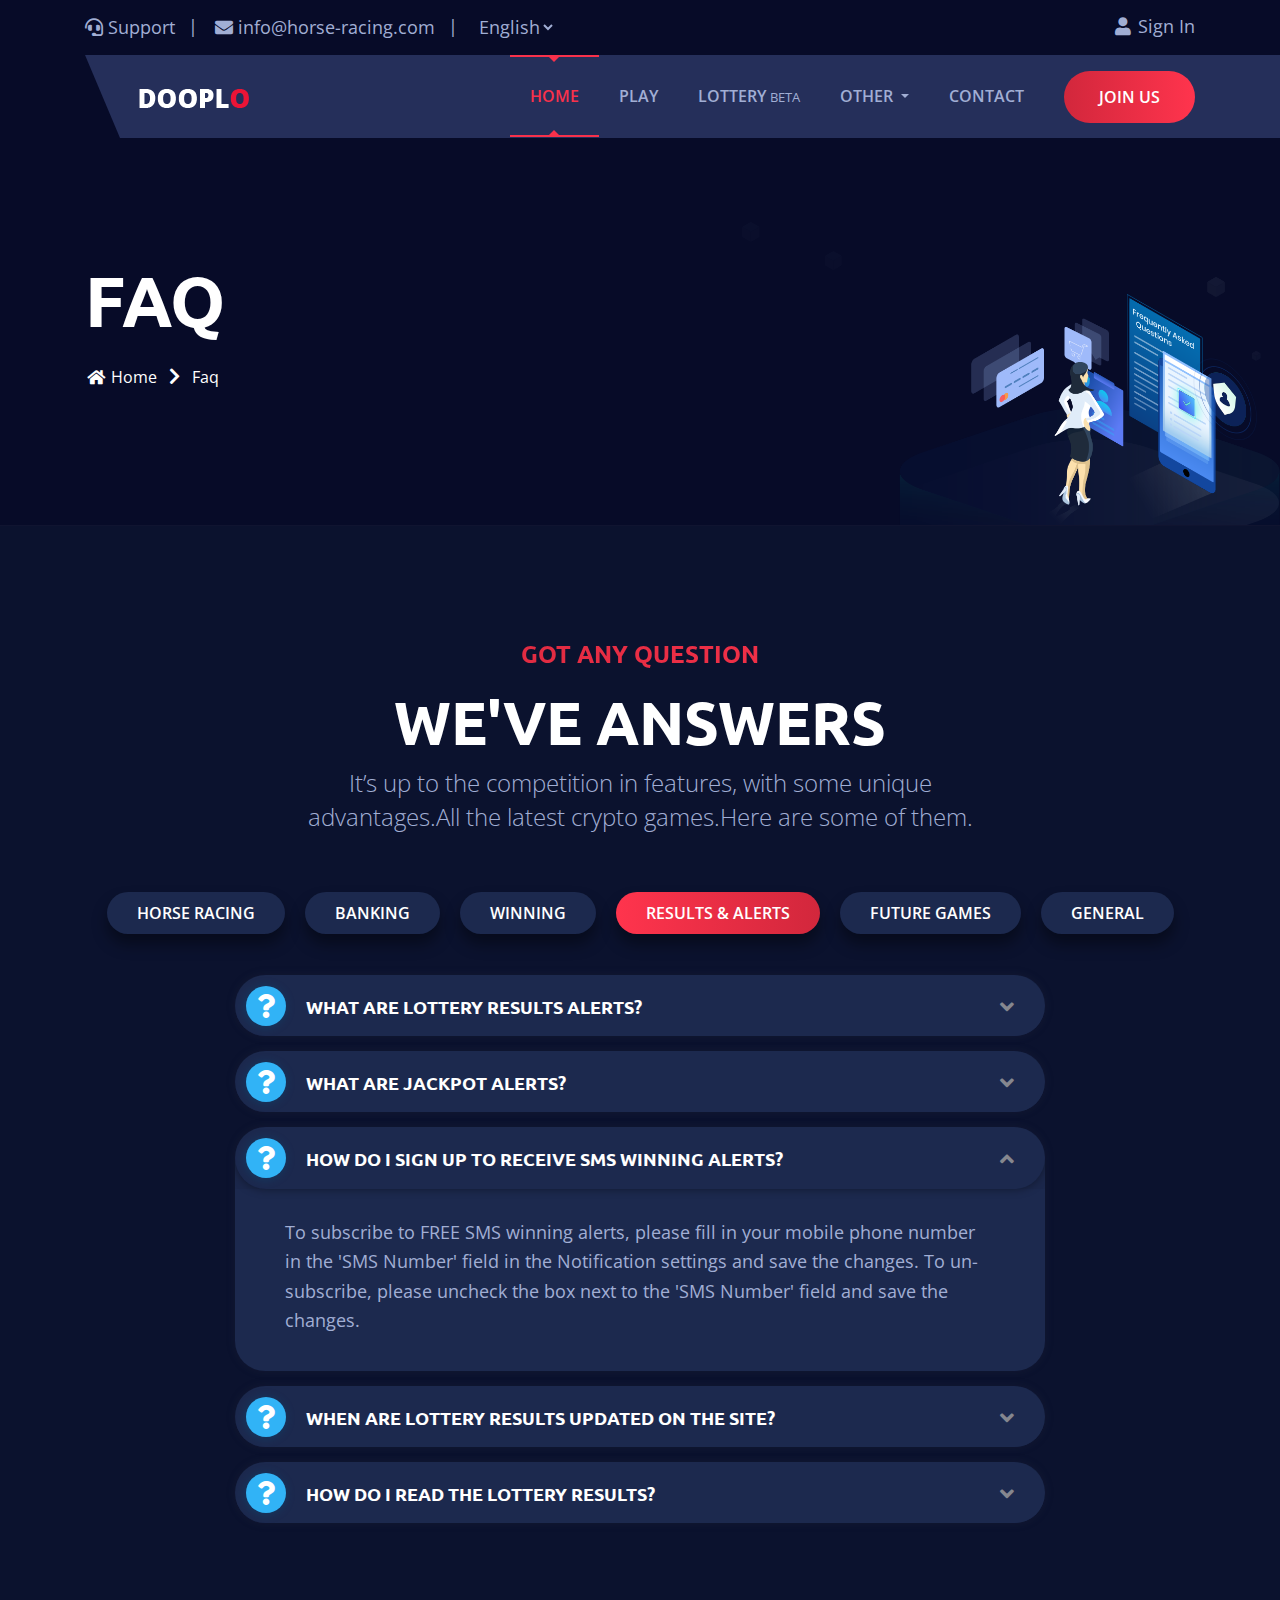
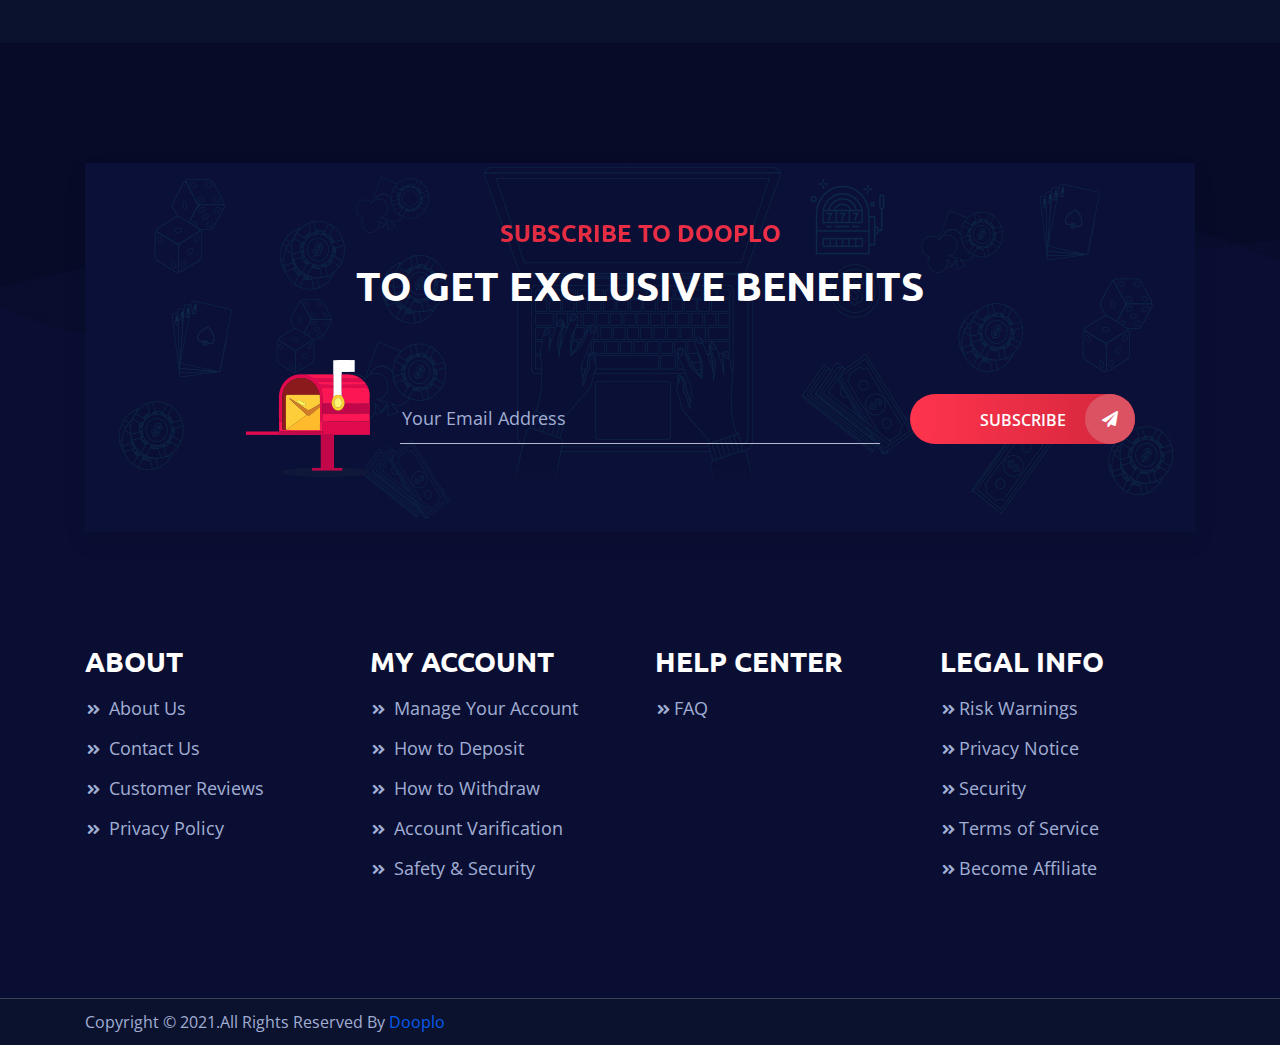
<file: faq.html>
<!DOCTYPE html>
<html lang="en">

<head>
	<meta http-equiv="Content-Type" content="text/html; charset=UTF-8">
	<meta http-equiv="X-UA-Compatible" content="IE=edge" />
	<meta http-equiv="X-UA-Compatible" content="ie=edge">
	<meta name="forntEnd-Developer" content="Mamunur Rashid">
	<meta name="viewport" content="width=device-width, initial-scale=1.0">
	<title> Horse Racing - Gaming</title>
	<!-- favicon -->
	<link rel="shortcut icon" href="assets/images/favicon.png" type="image/x-icon">
	<!-- bootstrap -->
	<link rel="stylesheet" href="assets/css/bootstrap.min.css">
	<!-- Plugin css -->
	<link rel="stylesheet" href="assets/css/plugin.css">

	<!-- stylesheet -->
	<link rel="stylesheet" href="assets/css/style.css">
	<!-- responsive -->
	<link rel="stylesheet" href="assets/css/responsive.css">
</head>

<body>
	<!-- preloader area start -->
	<div class="preloader" id="preloader">
		<div class="loader loader-1">
			<div class="loader-outter"></div>
			<div class="loader-inner"></div>
		</div>
	</div>
	<!-- preloader area end -->

	<!-- Header Area Start  -->
	<header class="header">
		<!-- Top Header Area Start -->
		<section class="top-header">
			<div class="container">
				<div class="row">
					<div class="col-lg-12">
						<div class="content">
							<div class="left-content">
								<ul class="left-list">
									<li>
										<p>
											<i class="fas fa-headset"></i>	Support
										</p>
									</li>
									<li>
										<p>
											<i class="fas fa-envelope"></i>	info@horse-racing.com
										</p>
									</li>
									<li>
										<div class="language-selector">
											<select name="language" class="language">
												<option value="1">English</option>
												<!-- <option value="2">France</option>
												<option value="3">Japan</option> -->
											</select>
										</div>
									</li>
								</ul>
							</div>
							<div class="right-content">
								<ul class="right-list">
									<li>
										<a href="#" class="sign-in" data-toggle="modal" data-target="#login">
											<i class="fas fa-user"></i> Sign In
										</a>
									</li>
								</ul>
							</div>
						</div>
					</div>
				</div>
			</div>
		</section>
		<!-- Top Header Area End -->
		<!--Main-Menu Area Start-->
		<div class="mainmenu-area">
			<div class="container">
				<div class="row">
					<div class="col-lg-12">                 
						<nav class="navbar navbar-expand-lg navbar-light">
							<a class="navbar-brand" href="index.html">
								<img src="assets/images/logo.png" alt="">
							</a>
							<button class="navbar-toggler" type="button" data-toggle="collapse" data-target="#main_menu" aria-controls="main_menu"
								aria-expanded="false" aria-label="Toggle navigation">
								<span class="navbar-toggler-icon"></span>
							</button>
							<div class="collapse navbar-collapse fixed-height" id="main_menu">
								<ul class="navbar-nav ml-auto">
									<li class="nav-item dropdown">
										<a class="nav-link active" href="index.html"  role="button" data-toggle="dropdown" aria-haspopup="true"
											aria-expanded="false">
											Home
										<div class="mr-hover-effect"></div>
										</a>
									</li>
									<li class="nav-item">
										<a class="nav-link" href="play.html">Play
												<div class="mr-hover-effect"></div></a>
									</li>
									<li class="nav-item">
										<a class="nav-link" href="lottery.html">lottery <small>beta</small>
												<div class="mr-hover-effect"></div></a>
									</li>
									<!-- <li class="nav-item">
										<a class="nav-link" href="tournaments.html">tournaments
												<div class="mr-hover-effect"></div></a>
									</li> -->
									<li class="nav-item dropdown">
										<a class="nav-link dropdown-toggle" href="#"  role="button" data-toggle="dropdown" aria-haspopup="true"
											aria-expanded="false">
											Other
											<div class="mr-hover-effect"></div>
										</a>
										<ul class="dropdown-menu" >
											<li><a class="dropdown-item" href="404.html"> <i class="fa fa-angle-double-right"></i>About</a></li>
											<li><a class="dropdown-item" href="affiliate.html"> <i class="fa fa-angle-double-right"></i>Affiliate</a></li>
											<!-- <li><a class="dropdown-item" href="awards.html"> <i class="fa fa-angle-double-right"></i>Awards</a></li> -->
											<!-- <li><a class="dropdown-item" href="bonus.html"> <i class="fa fa-angle-double-right"></i>Bonus</a></li> -->
											<!-- <li><a class="dropdown-item" href="cart.html"> <i class="fa fa-angle-double-right"></i>Cart</a></li> -->
											<li><a class="dropdown-item" href="faq.html"> <i class="fa fa-angle-double-right"></i>Faq</a></li>
											<li><a class="dropdown-item" href="how-it-work.html"> <i class="fa fa-angle-double-right"></i>How It Work</a></li>
											<li><a class="dropdown-item" href="terms-conditions.html"> <i class="fa fa-angle-double-right"></i>Terms & Condition</a></li>
											<li><a class="dropdown-item" href="terms-conditions-details.html"> <i class="fa fa-angle-double-right"></i>Condition Details</a></li>
											<!-- <li><a class="dropdown-item" href="404.html"> <i class="fa fa-angle-double-right"></i>404</a></li> -->
										</ul>
									</li>
									<li class="nav-item">
											<a class="nav-link" href="contact.html">Contact
													<div class="mr-hover-effect"></div></a>
										</li>
								</ul>
								<a href="#" class="mybtn1"  data-toggle="modal" data-target="#signin"> Join us</a>
							</div>
						</nav>
					</div>
				</div>
			</div>
		</div>
		<!--Main-Menu Area Start-->
	</header>
	<!-- Header Area End  -->

	<!-- Breadcrumb Area Start -->
	<section class="breadcrumb-area bc-faq">
		<img class="bc-img" src="assets/images/breadcrumb/faq.png" alt="">
		<div class="container">
			<div class="row">
				<div class="col-lg-12">
					<h4 class="title">
						Faq
					</h4>
					<ul class="breadcrumb-list">
						<li>
							<a href="index.html">
									<i class="fas fa-home"></i>
									Home
							</a>
						</li>
						<li>
							<span><i class="fas fa-chevron-right"></i> </span>
						</li>
						<li>
							<a href="faq.html">Faq</a>
						</li>
					</ul>
				</div>
			</div>
		</div>
	</section>
	<!-- Breadcrumb Area End -->

	<!-- faq-section start -->
	<section class="faq-section">
		<div class="container">
				<div class="row justify-content-center">
					<div class="col-lg-8 col-md-10">
						<div class="section-heading">
							<h5 class="subtitle">
									Got any Question 
							</h5>
							<h2 class="title">
									We've answers
							</h2>
							<p class="text">
									It’s up to the competition in features, with some unique 
									advantages.All the latest crypto games.Here are some of them.
							</p>
						</div>
					</div>
				</div>
			<div class="row">
			<div class="col-lg-12">
				<div class="faq-wrapper">
				<ul class="nav nav-tabs" id="myTab" role="tablist">
					<li class="nav-item">
					<a class="nav-link" id="ticket-tab" data-toggle="tab" href="#ticket" role="tab" aria-controls="ticket" aria-selected="false">Horse Racing</a>
					</li>
					<li class="nav-item">
					<a class="nav-link" id="banking-tab" data-toggle="tab" href="#banking" role="tab" aria-controls="banking" aria-selected="false">banking</a>
					</li>
					<li class="nav-item">
					<a class="nav-link" id="winning-tab" data-toggle="tab" href="#winning" role="tab" aria-controls="winning" aria-selected="false">winning</a>
					</li>
					<li class="nav-item">
					<a class="nav-link active" id="results-tab" data-toggle="tab" href="#results" role="tab" aria-controls="results" aria-selected="true">results & alerts</a>
					</li>
					<li class="nav-item">
					<a class="nav-link" id="about-tab" data-toggle="tab" href="#about" role="tab" aria-controls="about" aria-selected="false">Future Games</a>
					</li>
					<li class="nav-item">
					<a class="nav-link" id="general-tab" data-toggle="tab" href="#general" role="tab" aria-controls="general" aria-selected="false">general</a>
					</li>
				</ul>
				<div class="tab-content" id="myTabContent">
					<div class="tab-pane fade" id="ticket" role="tabpanel" aria-labelledby="ticket-tab">
					<div class="accordion sorteo-accordion" id="accordionExample">
						<div class="card">
						<div class="card-header" id="headingOne">
							<h2 class="mb-0">
							<button class="btn btn-link" type="button" data-toggle="collapse" data-target="#collapseOne" aria-expanded="true" aria-controls="collapseOne"><i class="fa fa-question"></i> What is the meaning of business with example?</button>
							</h2>
						</div>
						<div id="collapseOne" class="collapse show" aria-labelledby="headingOne" data-parent="#accordionExample">
							<div class="card-body">
							<p>scelerisque consectetuer ac a at nunc, in lectus. Ut lectus erat. Sit praesent tellus, ac eget pede risus, urna ante nec tincidunt vel, tincidunt tortor sit lacinia. Enim massa in, porttitor felis justo, aenean habitant velit nunc, maecenas eget magna viverra imperdiet magna tincidunt. Lacinia eleifend luctus ante fermentum, lectus faucibus mi id, orci congue, amet donec erat nisl vestibulum. Ut ac luctus semper curabitur ipsum, odio pretium nec interdum tellus urna.</p>
							</div>
						</div>
						</div>
						<div class="card">
						<div class="card-header" id="headingTwo">
							<h2 class="mb-0">
							<button class="btn btn-link collapsed" type="button" data-toggle="collapse" data-target="#collapseTwo" aria-expanded="false" aria-controls="collapseTwo"><i class="fa fa-question"></i> What is a business simple definition?</button>
							</h2>
						</div>
						<div id="collapseTwo" class="collapse" aria-labelledby="headingTwo" data-parent="#accordionExample">
							<div class="card-body">
							<p>Anim pariatur cliche reprehenderit, enim eiusmod high life accusamus terry richardson ad squid. 3 wolf moon officia aute, non cupidatat skateboard dolor brunch. Food truck quinoa nesciunt laborum eiusmod. Brunch 3 wolf moon tempor, sunt aliqua put a bird on it squid single-origin coffee nulla assumenda shoreditch et. Nihil anim keffiyeh helvetica, craft beer labore wes anderson cred nesciunt sapiente ea proident. Ad vegan excepteur butcher vice lomo. Leggings occaecat craft beer farm-to-table, raw denim aesthetic synth nesciunt you probably haven't heard of them accusamus labore sustainable VHS.</p>
							</div>
						</div>
						</div>
						<div class="card">
						<div class="card-header" id="headingThree">
							<h2 class="mb-0">
							<button class="btn btn-link collapsed" type="button" data-toggle="collapse" data-target="#collapseThree" aria-expanded="false" aria-controls="collapseThree"><i class="fa fa-question"></i> how to payment?</button>
							</h2>
						</div>
						<div id="collapseThree" class="collapse" aria-labelledby="headingThree" data-parent="#accordionExample">
							<div class="card-body">
							<p>Anim pariatur cliche reprehenderit, enim eiusmod high life accusamus terry richardson ad squid. 3 wolf moon officia aute, non cupidatat skateboard dolor brunch. Food truck quinoa nesciunt laborum eiusmod. Brunch 3 wolf moon tempor, sunt aliqua put a bird on it squid single-origin coffee nulla assumenda shoreditch et. Nihil anim keffiyeh helvetica, craft beer labore wes anderson cred nesciunt sapiente ea proident. Ad vegan excepteur butcher vice lomo. Leggings occaecat craft beer farm-to-table, raw denim aesthetic synth nesciunt you probably haven't heard of them accusamus labore sustainable VHS.</p>
							</div>
						</div>
						</div>
						<div class="card">
						<div class="card-header" id="headingFour">
							<h2 class="mb-0">
							<button class="btn btn-link collapsed" type="button" data-toggle="collapse" data-target="#collapseFour" aria-expanded="false" aria-controls="collapseFour"><i class="fa fa-question"></i> why we are best for digital agency</button>
							</h2>
						</div>
						<div id="collapseFour" class="collapse" aria-labelledby="headingFour" data-parent="#accordionExample">
							<div class="card-body">
							<p>Anim pariatur cliche reprehenderit, enim eiusmod high life accusamus terry richardson ad squid. 3 wolf moon officia aute, non cupidatat skateboard dolor brunch. Food truck quinoa nesciunt laborum eiusmod. Brunch 3 wolf moon tempor, sunt aliqua put a bird on it squid single-origin coffee nulla assumenda shoreditch et. Nihil anim keffiyeh helvetica, craft beer labore wes anderson cred nesciunt sapiente ea proident. Ad vegan excepteur butcher vice lomo. Leggings occaecat craft beer farm-to-table, raw denim aesthetic synth nesciunt you probably haven't heard of them accusamus labore sustainable VHS.</p>
							</div>
						</div>
						</div>
					</div>
					</div>
					<div class="tab-pane fade" id="banking" role="tabpanel" aria-labelledby="banking-tab">
					<div class="accordion sorteo-accordion" id="accordionExample2">
						<div class="card">
						<div class="card-header" id="headingFive">
							<h2 class="mb-0">
							<button class="btn btn-link" type="button" data-toggle="collapse" data-target="#collapseFive" aria-expanded="true" aria-controls="collapseFive"><i class="fa fa-question"></i> What is the meaning of business with example?</button>
							</h2>
						</div>
						<div id="collapseFive" class="collapse show" aria-labelledby="headingFive" data-parent="#accordionExample2">
							<div class="card-body">
							<p>scelerisque consectetuer ac a at nunc, in lectus. Ut lectus erat. Sit praesent tellus, ac eget pede risus, urna ante nec tincidunt vel, tincidunt tortor sit lacinia. Enim massa in, porttitor felis justo, aenean habitant velit nunc, maecenas eget magna viverra imperdiet magna tincidunt. Lacinia eleifend luctus ante fermentum, lectus faucibus mi id, orci congue, amet donec erat nisl vestibulum. Ut ac luctus semper curabitur ipsum, odio pretium nec interdum tellus urna.</p>
							</div>
						</div>
						</div>
						<div class="card">
						<div class="card-header" id="headingSix">
							<h2 class="mb-0">
							<button class="btn btn-link collapsed" type="button" data-toggle="collapse" data-target="#collapseSix" aria-expanded="false" aria-controls="collapseSix"><i class="fa fa-question"></i> What is a business simple definition?</button>
							</h2>
						</div>
						<div id="collapseSix" class="collapse" aria-labelledby="headingSix" data-parent="#accordionExample2">
							<div class="card-body">
							<p>Anim pariatur cliche reprehenderit, enim eiusmod high life accusamus terry richardson ad squid. 3 wolf moon officia aute, non cupidatat skateboard dolor brunch. Food truck quinoa nesciunt laborum eiusmod. Brunch 3 wolf moon tempor, sunt aliqua put a bird on it squid single-origin coffee nulla assumenda shoreditch et. Nihil anim keffiyeh helvetica, craft beer labore wes anderson cred nesciunt sapiente ea proident. Ad vegan excepteur butcher vice lomo. Leggings occaecat craft beer farm-to-table, raw denim aesthetic synth nesciunt you probably haven't heard of them accusamus labore sustainable VHS.</p>
							</div>
						</div>
						</div>
					</div>
					</div>
					<div class="tab-pane fade" id="winning" role="tabpanel" aria-labelledby="winning-tab">
					<div class="accordion sorteo-accordion" id="accordionExample3">
						<div class="card">
						<div class="card-header" id="headingSeven">
							<h2 class="mb-0">
							<button class="btn btn-link" type="button" data-toggle="collapse" data-target="#collapseSeven" aria-expanded="true" aria-controls="collapseSeven"><i class="fa fa-question"></i> What is the meaning of business with example?</button>
							</h2>
						</div>
						<div id="collapseSeven" class="collapse show" aria-labelledby="headingSeven" data-parent="#accordionExample3">
							<div class="card-body">
							<p>scelerisque consectetuer ac a at nunc, in lectus. Ut lectus erat. Sit praesent tellus, ac eget pede risus, urna ante nec tincidunt vel, tincidunt tortor sit lacinia. Enim massa in, porttitor felis justo, aenean habitant velit nunc, maecenas eget magna viverra imperdiet magna tincidunt. Lacinia eleifend luctus ante fermentum, lectus faucibus mi id, orci congue, amet donec erat nisl vestibulum. Ut ac luctus semper curabitur ipsum, odio pretium nec interdum tellus urna.</p>
							</div>
						</div>
						</div>
						<div class="card">
						<div class="card-header" id="headingEight">
							<h2 class="mb-0">
							<button class="btn btn-link collapsed" type="button" data-toggle="collapse" data-target="#collapseEight" aria-expanded="false" aria-controls="collapseEight"><i class="fa fa-question"></i> What is a business simple definition?</button>
							</h2>
						</div>
						<div id="collapseEight" class="collapse" aria-labelledby="headingEight" data-parent="#accordionExample3">
							<div class="card-body">
							<p>Anim pariatur cliche reprehenderit, enim eiusmod high life accusamus terry richardson ad squid. 3 wolf moon officia aute, non cupidatat skateboard dolor brunch. Food truck quinoa nesciunt laborum eiusmod. Brunch 3 wolf moon tempor, sunt aliqua put a bird on it squid single-origin coffee nulla assumenda shoreditch et. Nihil anim keffiyeh helvetica, craft beer labore wes anderson cred nesciunt sapiente ea proident. Ad vegan excepteur butcher vice lomo. Leggings occaecat craft beer farm-to-table, raw denim aesthetic synth nesciunt you probably haven't heard of them accusamus labore sustainable VHS.</p>
							</div>
						</div>
						</div>
					</div>
					</div>
					<div class="tab-pane fade show active" id="results" role="tabpanel" aria-labelledby="results-tab">
					<div class="accordion sorteo-accordion" id="accordionExample4">
						<div class="card">
						<div class="card-header" id="headingNine">
							<h2 class="mb-0">
							<button class="btn btn-link collapsed" type="button" data-toggle="collapse" data-target="#collapseNine" aria-expanded="false" aria-controls="collapseNine"><i class="fa fa-question"></i>What are lottery results alerts?</button>
							</h2>
						</div>
						<div id="collapseNine" class="collapse" aria-labelledby="headingNine" data-parent="#accordionExample4">
							<div class="card-body">
							<p>scelerisque consectetuer ac a at nunc, in lectus. Ut lectus erat. Sit praesent tellus, ac eget pede risus, urna ante nec tincidunt vel, tincidunt tortor sit lacinia. Enim massa in, porttitor felis justo, aenean habitant velit nunc, maecenas eget magna viverra imperdiet magna tincidunt. Lacinia eleifend luctus ante fermentum, lectus faucibus mi id, orci congue, amet donec erat nisl vestibulum. Ut ac luctus semper curabitur ipsum, odio pretium nec interdum tellus urna.</p>
							</div>
						</div>
						</div>
						<div class="card">
						<div class="card-header" id="headingTen">
							<h2 class="mb-0">
							<button class="btn btn-link collapsed" type="button" data-toggle="collapse" data-target="#collapseTen" aria-expanded="false" aria-controls="collapseTen"><i class="fa fa-question"></i>What are jackpot alerts?</button>
							</h2>
						</div>
						<div id="collapseTen" class="collapse" aria-labelledby="headingTen" data-parent="#accordionExample4">
							<div class="card-body">
							<p>Anim pariatur cliche reprehenderit, enim eiusmod high life accusamus terry richardson ad squid. 3 wolf moon officia aute, non cupidatat skateboard dolor brunch. Food truck quinoa nesciunt laborum eiusmod. Brunch 3 wolf moon tempor, sunt aliqua put a bird on it squid single-origin coffee nulla assumenda shoreditch et. Nihil anim keffiyeh helvetica, craft beer labore wes anderson cred nesciunt sapiente ea proident. Ad vegan excepteur butcher vice lomo. Leggings occaecat craft beer farm-to-table, raw denim aesthetic synth nesciunt you probably haven't heard of them accusamus labore sustainable VHS.</p>
							</div>
						</div>
						</div>
						<div class="card">
						<div class="card-header" id="heading11">
							<h2 class="mb-0">
							<button class="btn btn-link" type="button" data-toggle="collapse" data-target="#collapse11" aria-expanded="true" aria-controls="collapse11"><i class="fa fa-question"></i>How do I sign up to receive SMS winning alerts?</button>
							</h2>
						</div>
						<div id="collapse11" class="collapse show" aria-labelledby="heading11" data-parent="#accordionExample4">
							<div class="card-body">
							<p>To subscribe to FREE SMS winning alerts, please fill in your mobile phone number in the 'SMS Number' field in the Notification settings and save the changes. To unsubscribe, please uncheck the box next to the 'SMS Number' field and save the changes.</p>
							</div>
						</div>
						</div>
						<div class="card">
						<div class="card-header" id="heading12">
							<h2 class="mb-0">
							<button class="btn btn-link collapsed" type="button" data-toggle="collapse" data-target="#collapse12" aria-expanded="false" aria-controls="collapse12"><i class="fa fa-question"></i>When are lottery results updated on the site?</button>
							</h2>
						</div>
						<div id="collapse12" class="collapse" aria-labelledby="heading12" data-parent="#accordionExample4">
							<div class="card-body">
							<p>Anim pariatur cliche reprehenderit, enim eiusmod high life accusamus terry richardson ad squid. 3 wolf moon officia aute, non cupidatat skateboard dolor brunch. Food truck quinoa nesciunt laborum eiusmod. Brunch 3 wolf moon tempor, sunt aliqua put a bird on it squid single-origin coffee nulla assumenda shoreditch et. Nihil anim keffiyeh helvetica, craft beer labore wes anderson cred nesciunt sapiente ea proident. Ad vegan excepteur butcher vice lomo. Leggings occaecat craft beer farm-to-table, raw denim aesthetic synth nesciunt you probably haven't heard of them accusamus labore sustainable VHS.</p>
							</div>
						</div>
						</div>
						<div class="card">
						<div class="card-header" id="heading13">
							<h2 class="mb-0">
							<button class="btn btn-link collapsed" type="button" data-toggle="collapse" data-target="#collapse13" aria-expanded="false" aria-controls="collapse13"><i class="fa fa-question"></i>How do I read the lottery results?</button>
							</h2>
						</div>
						<div id="collapse13" class="collapse" aria-labelledby="heading13" data-parent="#accordionExample4">
							<div class="card-body">
							<p>Anim pariatur cliche reprehenderit, enim eiusmod high life accusamus terry richardson ad squid. 3 wolf moon officia aute, non cupidatat skateboard dolor brunch. Food truck quinoa nesciunt laborum eiusmod. Brunch 3 wolf moon tempor, sunt aliqua put a bird on it squid single-origin coffee nulla assumenda shoreditch et. Nihil anim keffiyeh helvetica, craft beer labore wes anderson cred nesciunt sapiente ea proident. Ad vegan excepteur butcher vice lomo. Leggings occaecat craft beer farm-to-table, raw denim aesthetic synth nesciunt you probably haven't heard of them accusamus labore sustainable VHS.</p>
							</div>
						</div>
						</div>
					</div>
					</div>
					<div class="tab-pane fade" id="about" role="tabpanel" aria-labelledby="about-tab">
					<div class="accordion sorteo-accordion" id="accordionExample5">
						<div class="card">
						<div class="card-header" id="heading14">
							<h2 class="mb-0">
							<button class="btn btn-link" type="button" data-toggle="collapse" data-target="#collapse14" aria-expanded="true" aria-controls="collapse14"><i class="fa fa-question"></i> What is the meaning of business with example?</button>
							</h2>
						</div>
						<div id="collapse14" class="collapse show" aria-labelledby="heading14" data-parent="#accordionExample5">
							<div class="card-body">
							<p>scelerisque consectetuer ac a at nunc, in lectus. Ut lectus erat. Sit praesent tellus, ac eget pede risus, urna ante nec tincidunt vel, tincidunt tortor sit lacinia. Enim massa in, porttitor felis justo, aenean habitant velit nunc, maecenas eget magna viverra imperdiet magna tincidunt. Lacinia eleifend luctus ante fermentum, lectus faucibus mi id, orci congue, amet donec erat nisl vestibulum. Ut ac luctus semper curabitur ipsum, odio pretium nec interdum tellus urna.</p>
							</div>
						</div>
						</div>
						<div class="card">
						<div class="card-header" id="heading15">
							<h2 class="mb-0">
							<button class="btn btn-link collapsed" type="button" data-toggle="collapse" data-target="#collapse15" aria-expanded="false" aria-controls="collapse15"><i class="fa fa-question"></i> What is a business simple definition?</button>
							</h2>
						</div>
						<div id="collapse15" class="collapse" aria-labelledby="heading15" data-parent="#accordionExample5">
							<div class="card-body">
							<p>Anim pariatur cliche reprehenderit, enim eiusmod high life accusamus terry richardson ad squid. 3 wolf moon officia aute, non cupidatat skateboard dolor brunch. Food truck quinoa nesciunt laborum eiusmod. Brunch 3 wolf moon tempor, sunt aliqua put a bird on it squid single-origin coffee nulla assumenda shoreditch et. Nihil anim keffiyeh helvetica, craft beer labore wes anderson cred nesciunt sapiente ea proident. Ad vegan excepteur butcher vice lomo. Leggings occaecat craft beer farm-to-table, raw denim aesthetic synth nesciunt you probably haven't heard of them accusamus labore sustainable VHS.</p>
							</div>
						</div>
						</div>
					</div>
					</div>
					<div class="tab-pane fade" id="general" role="tabpanel" aria-labelledby="general-tab">
					<div class="accordion sorteo-accordion" id="accordionExample6">
						<div class="card">
						<div class="card-header" id="heading16">
							<h2 class="mb-0">
							<button class="btn btn-link" type="button" data-toggle="collapse" data-target="#collapse16" aria-expanded="true" aria-controls="collapse16"><i class="fa fa-question"></i>What is the meaning of business with example?</button>
							</h2>
						</div>
						<div id="collapse16" class="collapse show" aria-labelledby="heading16" data-parent="#accordionExample6">
							<div class="card-body">
							<p>scelerisque consectetuer ac a at nunc, in lectus. Ut lectus erat. Sit praesent tellus, ac eget pede risus, urna ante nec tincidunt vel, tincidunt tortor sit lacinia. Enim massa in, porttitor felis justo, aenean habitant velit nunc, maecenas eget magna viverra imperdiet magna tincidunt. Lacinia eleifend luctus ante fermentum, lectus faucibus mi id, orci congue, amet donec erat nisl vestibulum. Ut ac luctus semper curabitur ipsum, odio pretium nec interdum tellus urna.</p>
							</div>
						</div>
						</div>
						<div class="card">
						<div class="card-header" id="heading17">
							<h2 class="mb-0">
							<button class="btn btn-link collapsed" type="button" data-toggle="collapse" data-target="#collapse17" aria-expanded="false" aria-controls="collapse17"><i class="fa fa-question"></i> What is a business simple definition?</button>
							</h2>
						</div>
						<div id="collapse17" class="collapse" aria-labelledby="heading17" data-parent="#accordionExample6">
							<div class="card-body">
							<p>Anim pariatur cliche reprehenderit, enim eiusmod high life accusamus terry richardson ad squid. 3 wolf moon officia aute, non cupidatat skateboard dolor brunch. Food truck quinoa nesciunt laborum eiusmod. Brunch 3 wolf moon tempor, sunt aliqua put a bird on it squid single-origin coffee nulla assumenda shoreditch et. Nihil anim keffiyeh helvetica, craft beer labore wes anderson cred nesciunt sapiente ea proident. Ad vegan excepteur butcher vice lomo. Leggings occaecat craft beer farm-to-table, raw denim aesthetic synth nesciunt you probably haven't heard of them accusamus labore sustainable VHS.</p>
							</div>
						</div>
						</div>
					</div>
					</div>
				</div>
				</div>
			</div>
			</div>
		</div>
	</section>
	<!-- faq-section end -->

	<!-- Footer Area Start -->
	<footer class="footer" id="footer">
		<div class="subscribe-area">
			<div class="container">
				<div class="row">
					<div class="col-lg-12">
						<div class="subscribe-box">
								<form action="#">
							<div class="row">
								<div class="col-lg-12">
									<div class="heading-area">
											<h5 class="sub-title">
													subscribe to Dooplo
											</h5>
											<h4 class="title">
													To Get Exclusive Benefits
											</h4>
									</div>
								</div>
								<div class="col-lg-3 col-4 d-flex align-self-center">
									<div class="icon">
										<img src="assets/images/mail-box.png" alt="">
									</div>
								</div>
								<div class="col-lg-6 col-8 d-flex align-self-center">
									<div class="form-area">
											<input type="text" placeholder="Your Email Address">
									</div>
								</div>
								<div class="col-lg-3 d-flex align-self-center">
									<div class="button-area">
										<button class="mybtn1" type="submit">Subscribe
											<span><i class="fas fa-paper-plane"></i></span>
										</button>
									</div>
								</div>
							</div>
						</form>
						</div>
					</div>
				</div>
			</div>
		</div>
		<div class="container">
			<div class="row">
				<div class="col-sm-6 col-lg-3">
					<div class="footer-widget info-link-widget">
						<h4 class="title">
							About 
						</h4>
						<ul class="link-list">
							<li>
								<a href="#">
									<i class="fas fa-angle-double-right"></i>	About Us
								</a>
							</li>
							<li>
								<a href="#">
									<i class="fas fa-angle-double-right"></i>	Contact Us
								</a>
							</li>
							
							<li>
								<a href="#">
									<i class="fas fa-angle-double-right"></i>	Customer Reviews
								</a>
							</li>
							<li>
								<a href="#">
									<i class="fas fa-angle-double-right"></i>	Privacy Policy

								</a>
							</li>
						</ul>
					</div>
				</div>
				<div class="col-sm-6 col-lg-3">
					<div class="footer-widget info-link-widget">
						<h4 class="title">
							My Account
						</h4>
						<ul class="link-list">
							<li>
								<a href="#">
									<i class="fas fa-angle-double-right"></i> Manage Your Account
								</a>
							</li>
							<li>
								<a href="#">
									<i class="fas fa-angle-double-right"></i> How to Deposit
								</a>
							</li>
							<li>
								<a href="#">
									<i class="fas fa-angle-double-right"></i> How to Withdraw
								</a>
							</li>
							<li>
								<a href="#">
									<i class="fas fa-angle-double-right"></i> Account Varification
								</a>
							</li>
							<li>
								<a href="#">
									<i class="fas fa-angle-double-right"></i> Safety & Security
								</a>
							</li>
						</ul>
					</div>
				</div>
				<div class="col-sm-6 col-lg-3">
					<div class="footer-widget info-link-widget">
						<h4 class="title">
							help center 
						</h4>
						<ul class="link-list">
							<li>
								<a href="#">
									<i class="fas fa-angle-double-right"></i>FAQ
								</a>
							</li>
						</ul>
					</div>
				</div>
				<div class="col-sm-6 col-lg-3">
					<div class="footer-widget info-link-widget">
						<h4 class="title">
							Legal Info
						</h4>
						<ul class="link-list">
							<li>
								<a href="#">
									<i class="fas fa-angle-double-right"></i>Risk Warnings
								</a>
							</li>
							<li>
								<a href="#">
									<i class="fas fa-angle-double-right"></i>Privacy Notice
								</a>
							</li>
							<li>
								<a href="#">
									<i class="fas fa-angle-double-right"></i>Security
								</a>
							</li>
							<li>
								<a href="#">
									<i class="fas fa-angle-double-right"></i>Terms of Service
								</a>
							</li>
							<li>
								<a href="#">
									<i class="fas fa-angle-double-right"></i>Become Affiliate
								</a>
							</li>
						</ul>
					</div>
				</div>
			</div>
		</div>
		<div class="copy-bg">
			<div class="container">
				<div class="row">
					<div class="col-lg-5">
						<div class="left-area">
							<p>Copyright © 2021.All Rights Reserved By <a href="#">Dooplo</a>
							</p>
						</div>
					</div>
					
				</div>
			</div>
		</div>
	</footer> 
	<!-- Footer Area End -->

	<!-- Back to Top Start -->
	<div class="bottomtotop">
		<i class="fas fa-chevron-right"></i>
	</div>
	<!-- Back to Top End -->

	<!-- Login Area Start -->
	<div class="modal fade login-modal" id="login" tabindex="-1" role="dialog" aria-labelledby="login" aria-hidden="true">
			<div class="modal-dialog modal-dialog-centered" role="document">
			<div class="modal-content">
				<button type="button" class="close" data-dismiss="modal" aria-label="Close"><span aria-hidden="true">&times;</span></button>
				<div class="modal-body">
					<div class="logo-area">
							<img class="logo" src="assets/images/logo.png" alt="">
					</div>
					<div class="header-area">
						<h4 class="title">Great to have you back!</h4>
						<p class="sub-title">Enter your details below.</p>
					</div>
					<div class="form-area">
						<form action="#"  method="POST">
							<div class="form-group">
									<label for="login-input-email">Mobile Number*</label>
									<input type="tel" class="input-field" id="login-input-no"  placeholder="Enter your Mobile Number">
							</div>
							
							<!-- <div class="form-group">
								<div class="box">
									<div class="right">
										<a href="#">
											Forgot Password ?
										</a>
									</div>
								</div>
							</div> -->
							<div class="form-group">
								   <button type="submit" class="mybtn1">Sign in</button>
							</div>
						</form>
					</div>
					<div class="form-footer">
						<p>Not a member? 
								<a href="#" data-target="#signin">Create account <i class="fas fa-angle-double-right"></i></a>
						</p>
					</div>
				</div>
			</div>
			</div>
		</div>
		<!-- Login Area End -->
	
		<!-- SignIn Area Start -->
		<div class="modal fade login-modal sign-in" id="signin" tabindex="-1" role="dialog" aria-labelledby="signin" aria-hidden="true">
				<div class="modal-dialog modal-dialog-centered " role="document">
				<div class="modal-content">
					<button type="button" class="close" data-dismiss="modal" aria-label="Close"><span aria-hidden="true">&times;</span></button>
					<div class="modal-body">
						<div class="logo-area">
								<img class="logo" src="assets/images/logo.png" alt="">
						</div>
						<div class="header-area">
							<h4 class="title">Great to have you back!</h4>
							<p class="sub-title">Enter your details below.</p>
						</div>
						<div class="form-area">
							<form action="#" method="POST">
								<div class="form-group">
										<label for="input-name">First Name*</label>
										<input type="text" class="input-field" id="input-name"  placeholder="Enter your First Name">
								</div>
								<div class="form-group">
									<label for="input-name">Second Name*</label>
									<input type="text" class="input-field" id="input-name"  placeholder="Enter your Second Name">
								</div>
								<div class="form-group">
										<label for="input-con-no">Mobile Number*</label>
										<input type="password" class="input-field" id="input-con-no"  placeholder="Enter your Mobile Number">
								</div>
								<div class="form-group">
									<div class="check-group">
											<input type="checkbox" class="check-box-field" id="input-terms" checked>
											<label for="input-terms">
													I agree with <a href="#">terms and Conditions</a> and  <a href="#">privacy policy</a>
											</label>
									</div>
								</div>
								<div class="form-group">
									<button type="submit" class="mybtn1">Get OTP</button>
								</div>
							</form>
						</div>
					</div>
				</div>
				</div>
			</div>
		<!-- SignIn Area End -->

	<!-- jquery -->
	<script src="assets/js/jquery.js"></script>
	<!-- popper -->
	<script src="assets/js/popper.min.js"></script>
	<!-- bootstrap -->
	<script src="assets/js/bootstrap.min.js"></script>
	<!-- plugin js-->
	<script src="assets/js/plugin.js"></script>

	<!-- MpusemoverParallax JS-->
	<script src="assets/js/TweenMax.js"></script>
	<script src="assets/js/mousemoveparallax.js"></script>
	<!-- main -->
	<script src="assets/js/main.js"></script>
</body>

</html>
</file>
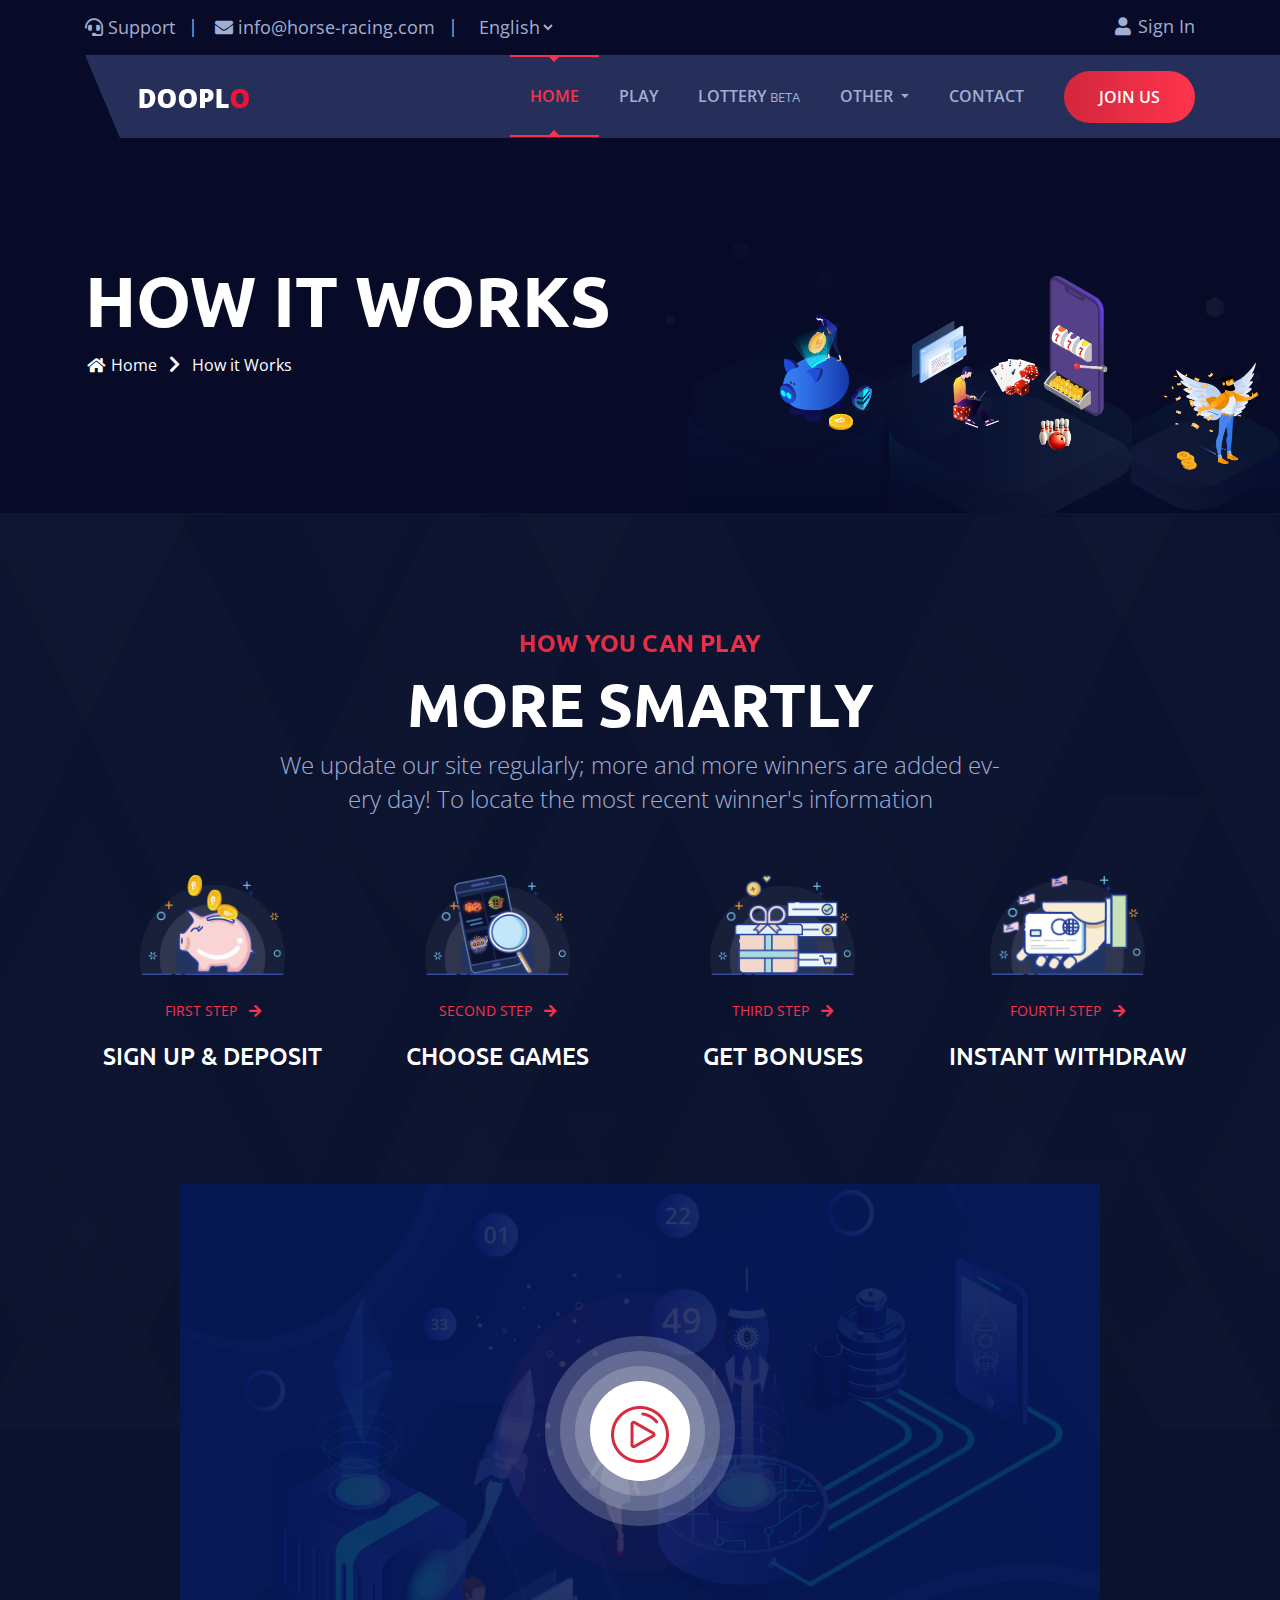
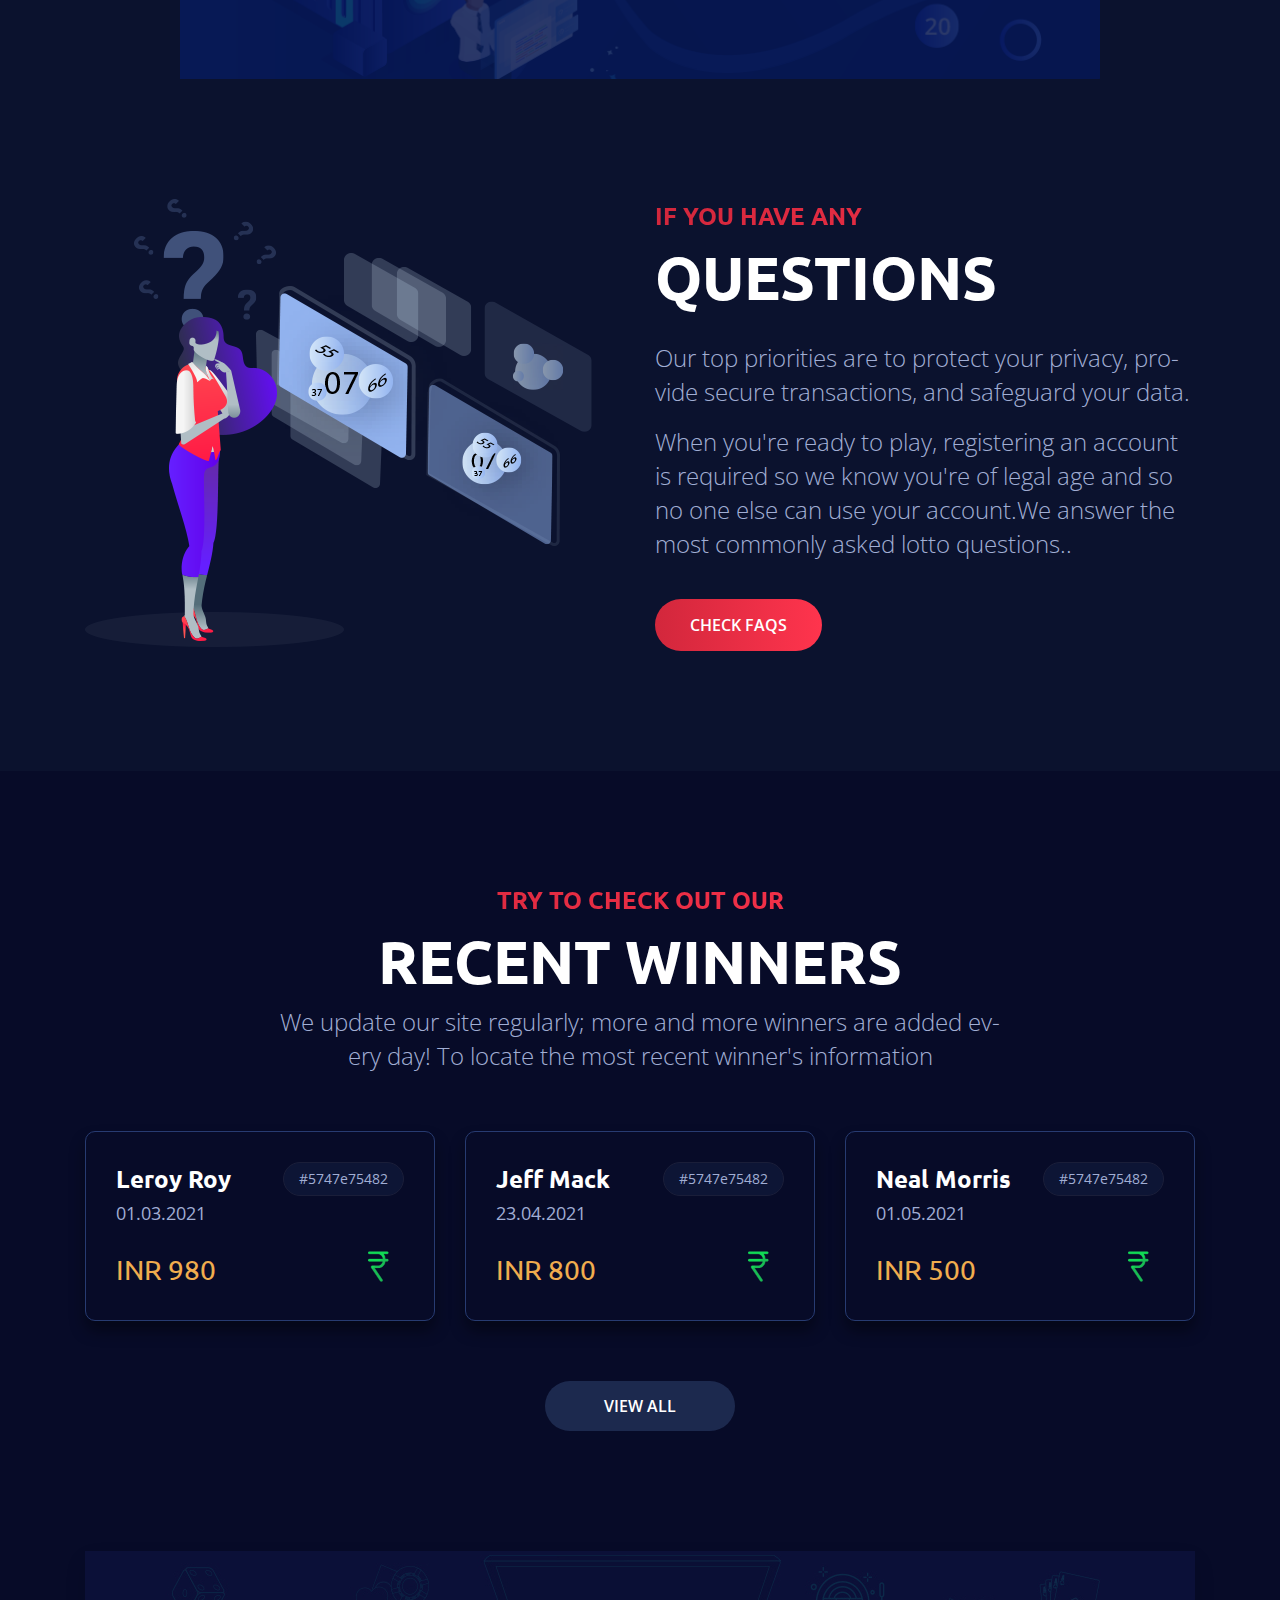
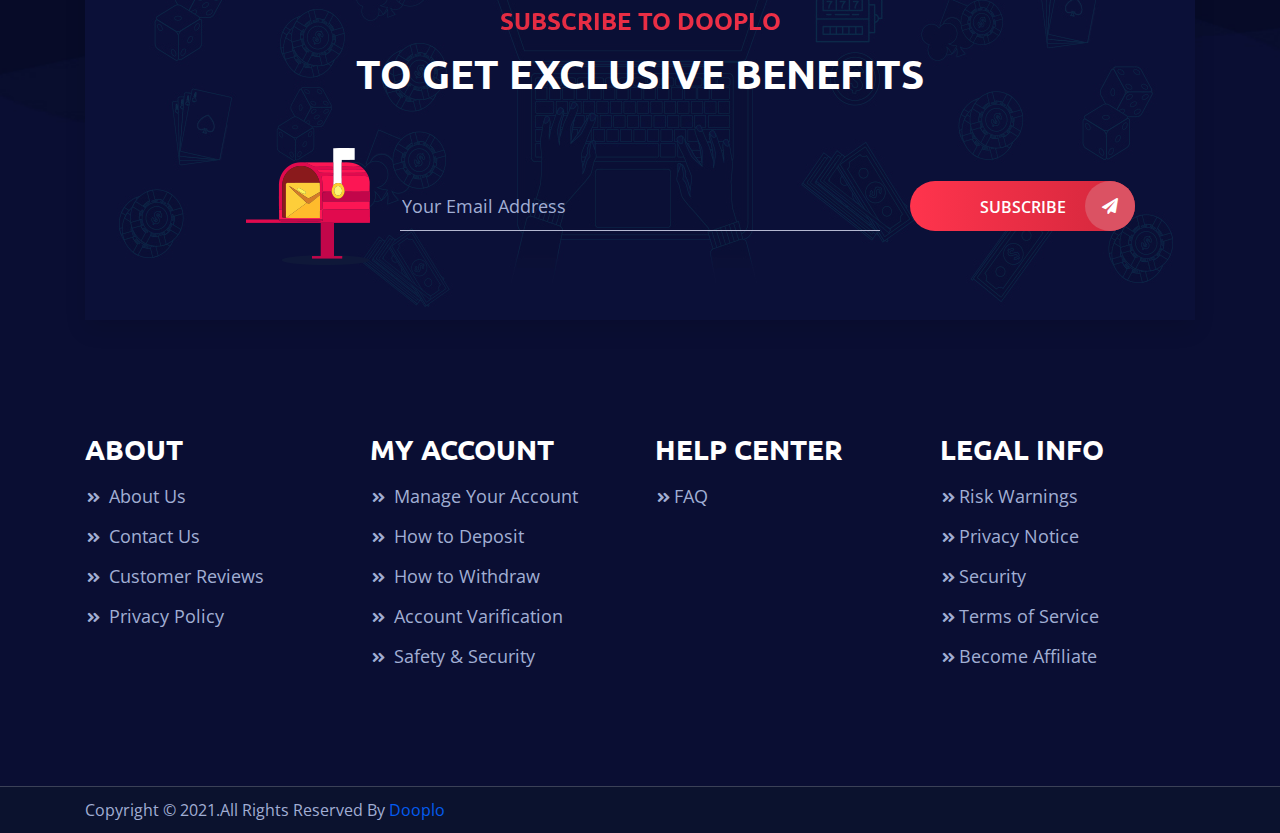
<file: how-it-work.html>
<!DOCTYPE html>
<html lang="en">

<head>
	<meta http-equiv="Content-Type" content="text/html; charset=UTF-8">
	<meta http-equiv="X-UA-Compatible" content="IE=edge" />
	<meta http-equiv="X-UA-Compatible" content="ie=edge">
	<meta name="forntEnd-Developer" content="Mamunur Rashid">
	<meta name="viewport" content="width=device-width, initial-scale=1.0">
	<title> Horse Racing - Gaming </title>
	<!-- favicon -->
	<link rel="shortcut icon" href="assets/images/favicon.png" type="image/x-icon">
	<!-- bootstrap -->
	<link rel="stylesheet" href="assets/css/bootstrap.min.css">
	<!-- Plugin css -->
	<link rel="stylesheet" href="assets/css/plugin.css">

	<!-- stylesheet -->
	<link rel="stylesheet" href="assets/css/style.css">
	<!-- responsive -->
	<link rel="stylesheet" href="assets/css/responsive.css">
</head>

<body>
	<!-- preloader area start -->
	<div class="preloader" id="preloader">
		<div class="loader loader-1">
			<div class="loader-outter"></div>
			<div class="loader-inner"></div>
		</div>
	</div>
	<!-- preloader area end -->

	<!-- Header Area Start  -->
	<header class="header">
		<!-- Top Header Area Start -->
		<section class="top-header">
			<div class="container">
				<div class="row">
					<div class="col-lg-12">
						<div class="content">
							<div class="left-content">
								<ul class="left-list">
									<li>
										<p>
											<i class="fas fa-headset"></i>	Support
										</p>
									</li>
									<li>
										<p>
											<i class="fas fa-envelope"></i>	info@horse-racing.com
										</p>
									</li>
									<li>
										<div class="language-selector">
											<select name="language" class="language">
												<option value="1">English</option>
												<!-- <option value="2">France</option>
												<option value="3">Japan</option> -->
											</select>
										</div>
									</li>
								</ul>
							</div>
							<div class="right-content">
								<ul class="right-list">
									<li>
										<a href="#" class="sign-in" data-toggle="modal" data-target="#login">
											<i class="fas fa-user"></i> Sign In
										</a>
									</li>
								</ul>
							</div>
						</div>
					</div>
				</div>
			</div>
		</section>
		<!-- Top Header Area End -->
		<!--Main-Menu Area Start-->
		<div class="mainmenu-area">
			<div class="container">
				<div class="row">
					<div class="col-lg-12">                 
						<nav class="navbar navbar-expand-lg navbar-light">
							<a class="navbar-brand" href="index.html">
								<img src="assets/images/logo.png" alt="">
							</a>
							<button class="navbar-toggler" type="button" data-toggle="collapse" data-target="#main_menu" aria-controls="main_menu"
								aria-expanded="false" aria-label="Toggle navigation">
								<span class="navbar-toggler-icon"></span>
							</button>
							<div class="collapse navbar-collapse fixed-height" id="main_menu">
								<ul class="navbar-nav ml-auto">
									<li class="nav-item dropdown">
										<a class="nav-link active" href="index.html"  role="button" data-toggle="dropdown" aria-haspopup="true"
											aria-expanded="false">
											Home
										<div class="mr-hover-effect"></div>
										</a>
									</li>
									<li class="nav-item">
										<a class="nav-link" href="play.html">Play
												<div class="mr-hover-effect"></div></a>
									</li>
									<li class="nav-item">
										<a class="nav-link" href="lottery.html">lottery <small>beta</small>
												<div class="mr-hover-effect"></div></a>
									</li>
									<!-- <li class="nav-item">
										<a class="nav-link" href="tournaments.html">tournaments
												<div class="mr-hover-effect"></div></a>
									</li> -->
									<li class="nav-item dropdown">
										<a class="nav-link dropdown-toggle" href="#"  role="button" data-toggle="dropdown" aria-haspopup="true"
											aria-expanded="false">
											Other
											<div class="mr-hover-effect"></div>
										</a>
										<ul class="dropdown-menu" >
											<li><a class="dropdown-item" href="404.html"> <i class="fa fa-angle-double-right"></i>About</a></li>
											<li><a class="dropdown-item" href="affiliate.html"> <i class="fa fa-angle-double-right"></i>Affiliate</a></li>
											<!-- <li><a class="dropdown-item" href="awards.html"> <i class="fa fa-angle-double-right"></i>Awards</a></li> -->
											<!-- <li><a class="dropdown-item" href="bonus.html"> <i class="fa fa-angle-double-right"></i>Bonus</a></li> -->
											<!-- <li><a class="dropdown-item" href="cart.html"> <i class="fa fa-angle-double-right"></i>Cart</a></li> -->
											<li><a class="dropdown-item" href="faq.html"> <i class="fa fa-angle-double-right"></i>Faq</a></li>
											<li><a class="dropdown-item" href="how-it-work.html"> <i class="fa fa-angle-double-right"></i>How It Work</a></li>
											<li><a class="dropdown-item" href="terms-conditions.html"> <i class="fa fa-angle-double-right"></i>Terms & Condition</a></li>
											<li><a class="dropdown-item" href="terms-conditions-details.html"> <i class="fa fa-angle-double-right"></i>Condition Details</a></li>
											<!-- <li><a class="dropdown-item" href="404.html"> <i class="fa fa-angle-double-right"></i>404</a></li> -->
										</ul>
									</li>
									<li class="nav-item">
											<a class="nav-link" href="contact.html">Contact
													<div class="mr-hover-effect"></div></a>
										</li>
								</ul>
								<a href="#" class="mybtn1"  data-toggle="modal" data-target="#signin"> Join us</a>
							</div>
						</nav>
					</div>
				</div>
			</div>
		</div>
		<!--Main-Menu Area Start-->
	</header>
	<!-- Header Area End  -->

	<!-- Breadcrumb Area Start -->
	<section class="breadcrumb-area h-i-w">
		<img class="bc-img" src="assets/images/breadcrumb/how-it-work.png" alt="">
		<div class="container">
			<div class="row">
				<div class="col-lg-12">
					<h4 class="title">
						How it Works
					</h4>
					<ul class="breadcrumb-list">
						<li>
							<a href="index.html">
									<i class="fas fa-home"></i>
									Home
							</a>
						</li>
						<li>
							<span><i class="fas fa-chevron-right"></i> </span>
						</li>
						<li>
							<a href="how-it-work.html">How it Works</a>
						</li>
					</ul>
				</div>
			</div>
		</div>
	</section>
	<!-- Breadcrumb Area End -->

	<!-- How Play Area Start -->
	<section class="how-play">
		<div class="container">
			<div class="row justify-content-center">
				<div class="col-lg-8 col-md-10">
					<div class="section-heading">
						<h5 class="subtitle">
							How you can Play
						</h5>
						<h2 class="title">
							more smartly
						</h2>
						<p class="text">
							We update our site regularly; more and more winners are added every day! To locate the most recent winner's information
						</p>
					</div>
				</div>
			</div>
			<div class="row">
				<div class="col-lg-3 col-md-6">
					<div class="single-h-play">
						<img src="assets/images/h-play/ic1.png" alt="">
						<p class="steps">
							First step <i class="fas fa-arrow-right"></i>
						</p>
						<h4 class="title">
							Sign up & Deposit
						</h4>
					</div>
				</div>
				<div class="col-lg-3 col-md-6">
					<div class="single-h-play">
						<img src="assets/images/h-play/ic2.png" alt="">
						<p class="steps">
							SECOND STEP  <i class="fas fa-arrow-right"></i>
						</p>
						<h4 class="title">
							choose games
						</h4>
					</div>
				</div>
				<div class="col-lg-3 col-md-6">
					<div class="single-h-play">
						<img src="assets/images/h-play/ic3.png" alt="">
						<p class="steps">
							THIRD STEP  <i class="fas fa-arrow-right"></i>
						</p>
						<h4 class="title">
							get bonuses
						</h4>
					</div>
				</div>
				<div class="col-lg-3 col-md-6">
					<div class="single-h-play">
						<img src="assets/images/h-play/ic4.png" alt="">
						<p class="steps">
							fourth STEP  <i class="fas fa-arrow-right"></i>
						</p>
						<h4 class="title">
							Instant Withdraw
						</h4>
					</div>
				</div>
			</div>
		</div>
	</section>
	<!-- How Play Area End -->

	<!-- lottery video Area Start -->
	<section class="lottery-video">
		<div class="container">
			<div class="row justify-content-center">
				<div class="col-lg-10">
					<div class="video-box">
						<a href="#" class="video-play-btn video-icon mfp-iframe">
							<img src="assets/images/play-icon-red.png" alt="">
						</a>
					</div>
				</div>
			</div>
		</div>
	</section>
	<!-- lottery video Area End -->

	<!-- Questions Area Start -->
	<section class="question-area">
		<div class="container">
			<div class="row">
				<div class="col-lg-6">
					<img src="assets/images/question-left.png" alt="">
				</div>
				<div class="col-lg-6">
					<div class="section-heading">
						<h5 class="subtitle">
								If you have any
						</h5>
						<h2 class="title">
								questions
						</h2>
						<p class="text">
								Our top priorities are to protect your privacy, 
								provide secure transactions, and safeguard your data. 
						</p>
						<p class="text">
								When you're ready to play, registering an 
								account is required so we know you're of legal age and so no one else can use your account.We answer the most commonly asked lotto 
								questions..
						</p>
						<a href="#" class="mybtn1">Check FAQs</a>
					</div>
				</div>
			</div>
		</div>
	</section>
	<!-- Questions Area End -->

	<!-- Recent Winners Area Start -->
	<section class="recent-winners">
		<div class="container">
				<div class="row justify-content-center">
					<div class="col-lg-8 col-md-10">
						<div class="section-heading">
							<h5 class="subtitle">
								Try to Check out our
							</h5>
							<h2 class="title">
									Recent Winners
							</h2>
							<p class="text">
								We update our site regularly; more and more winners are added every day! To locate the most recent winner's information
							</p>
						</div>
					</div>
				</div>
				<div class="row">
					<div class="col-lg-4">
						<div class="single-winer">
							<div class="top-area">
								<div class="left">
									<h4 class="name">
											Leroy Roy 
									</h4>
									<p class="date">
											01.03.2021
									</p>
								</div>
								<div class="right">
									<p class="id">#5747e75482</p>
								</div>
							</div>
							<div class="bottom-area">
								<div class="left">
										INR 980
								</div>
								<div class="right">
										<img src="assets/images/inr.png" alt="" style="max-width: 50px;">
								</div>
							</div>
						</div>
					</div>
					<div class="col-lg-4">
						<div class="single-winer">
							<div class="top-area">
								<div class="left">
									<h4 class="name">
											Jeff Mack
									</h4>
									<p class="date">
											23.04.2021
									</p>
								</div>
								<div class="right">
									<p class="id">#5747e75482</p>
								</div>
							</div>
							<div class="bottom-area">
								<div class="left">
										INR 800
								</div>
								<div class="right">
									<img src="assets/images/inr.png" alt="" style="max-width: 50px;">
								</div>
							</div>
						</div>
					</div>
					<div class="col-lg-4">
						<div class="single-winer">
							<div class="top-area">
								<div class="left">
									<h4 class="name">
											Neal Morris
									</h4>
									<p class="date">
											01.05.2021
									</p>
								</div>
								<div class="right">
									<p class="id">#5747e75482</p>
								</div>
							</div>
							<div class="bottom-area">
								<div class="left">
										INR 500
								</div>
								<div class="right">
									<img src="assets/images/inr.png" alt="" style="max-width: 50px;">
								</div>
							</div>
						</div>
					</div>
				</div>
				<div class="row">
					<div class="col-lg-12 text-xl-center">
						<a class="mybtn2" href="#">View All </a>
					</div>
				</div>
		</div>
	</section> 
	<!-- Recent Winners Area End -->

	<!-- Footer Area Start -->
	<footer class="footer" id="footer">
		<div class="subscribe-area">
			<div class="container">
				<div class="row">
					<div class="col-lg-12">
						<div class="subscribe-box">
								<form action="#">
							<div class="row">
								<div class="col-lg-12">
									<div class="heading-area">
											<h5 class="sub-title">
													subscribe to Dooplo
											</h5>
											<h4 class="title">
													To Get Exclusive Benefits
											</h4>
									</div>
								</div>
								<div class="col-lg-3 col-4 d-flex align-self-center">
									<div class="icon">
										<img src="assets/images/mail-box.png" alt="">
									</div>
								</div>
								<div class="col-lg-6 col-8 d-flex align-self-center">
									<div class="form-area">
											<input type="text" placeholder="Your Email Address">
									</div>
								</div>
								<div class="col-lg-3 d-flex align-self-center">
									<div class="button-area">
										<button class="mybtn1" type="submit">Subscribe
											<span><i class="fas fa-paper-plane"></i></span>
										</button>
									</div>
								</div>
							</div>
						</form>
						</div>
					</div>
				</div>
			</div>
		</div>
		<div class="container">
			<div class="row">
				<div class="col-sm-6 col-lg-3">
					<div class="footer-widget info-link-widget">
						<h4 class="title">
							About 
						</h4>
						<ul class="link-list">
							<li>
								<a href="#">
									<i class="fas fa-angle-double-right"></i>	About Us
								</a>
							</li>
							<li>
								<a href="#">
									<i class="fas fa-angle-double-right"></i>	Contact Us
								</a>
							</li>
							
							<li>
								<a href="#">
									<i class="fas fa-angle-double-right"></i>	Customer Reviews
								</a>
							</li>
							<li>
								<a href="#">
									<i class="fas fa-angle-double-right"></i>	Privacy Policy

								</a>
							</li>
						</ul>
					</div>
				</div>
				<div class="col-sm-6 col-lg-3">
					<div class="footer-widget info-link-widget">
						<h4 class="title">
							My Account
						</h4>
						<ul class="link-list">
							<li>
								<a href="#">
									<i class="fas fa-angle-double-right"></i> Manage Your Account
								</a>
							</li>
							<li>
								<a href="#">
									<i class="fas fa-angle-double-right"></i> How to Deposit
								</a>
							</li>
							<li>
								<a href="#">
									<i class="fas fa-angle-double-right"></i> How to Withdraw
								</a>
							</li>
							<li>
								<a href="#">
									<i class="fas fa-angle-double-right"></i> Account Varification
								</a>
							</li>
							<li>
								<a href="#">
									<i class="fas fa-angle-double-right"></i> Safety & Security
								</a>
							</li>
						</ul>
					</div>
				</div>
				<div class="col-sm-6 col-lg-3">
					<div class="footer-widget info-link-widget">
						<h4 class="title">
							help center 
						</h4>
						<ul class="link-list">
							<li>
								<a href="#">
									<i class="fas fa-angle-double-right"></i>FAQ
								</a>
							</li>
						</ul>
					</div>
				</div>
				<div class="col-sm-6 col-lg-3">
					<div class="footer-widget info-link-widget">
						<h4 class="title">
							Legal Info
						</h4>
						<ul class="link-list">
							<li>
								<a href="#">
									<i class="fas fa-angle-double-right"></i>Risk Warnings
								</a>
							</li>
							<li>
								<a href="#">
									<i class="fas fa-angle-double-right"></i>Privacy Notice
								</a>
							</li>
							<li>
								<a href="#">
									<i class="fas fa-angle-double-right"></i>Security
								</a>
							</li>
							<li>
								<a href="#">
									<i class="fas fa-angle-double-right"></i>Terms of Service
								</a>
							</li>
							<li>
								<a href="#">
									<i class="fas fa-angle-double-right"></i>Become Affiliate
								</a>
							</li>
						</ul>
					</div>
				</div>
			</div>
		</div>
		<div class="copy-bg">
			<div class="container">
				<div class="row">
					<div class="col-lg-5">
						<div class="left-area">
							<p>Copyright © 2021.All Rights Reserved By <a href="#">Dooplo</a>
							</p>
						</div>
					</div>
					
				</div>
			</div>
		</div>
	</footer> 
	<!-- Footer Area End -->

	<!-- Back to Top Start -->
	<div class="bottomtotop">
		<i class="fas fa-chevron-right"></i>
	</div>
	<!-- Back to Top End -->

	<!-- Login Area Start -->
	<div class="modal fade login-modal" id="login" tabindex="-1" role="dialog" aria-labelledby="login" aria-hidden="true">
			<div class="modal-dialog modal-dialog-centered" role="document">
			<div class="modal-content">
				<button type="button" class="close" data-dismiss="modal" aria-label="Close"><span aria-hidden="true">&times;</span></button>
				<div class="modal-body">
					<div class="logo-area">
							<img class="logo" src="assets/images/logo.png" alt="">
					</div>
					<div class="header-area">
						<h4 class="title">Great to have you back!</h4>
						<p class="sub-title">Enter your details below.</p>
					</div>
					<div class="form-area">
						<form action="#"  method="POST">
							<div class="form-group">
									<label for="login-input-email">Mobile Number*</label>
									<input type="tel" class="input-field" id="login-input-no"  placeholder="Enter your Mobile Number">
							</div>
							
							<!-- <div class="form-group">
								<div class="box">
									<div class="right">
										<a href="#">
											Forgot Password ?
										</a>
									</div>
								</div>
							</div> -->
							<div class="form-group">
								   <button type="submit" class="mybtn1">Sign in</button>
							</div>
						</form>
					</div>
					<div class="form-footer">
						<p>Not a member? 
								<a href="#" data-target="#signin">Create account <i class="fas fa-angle-double-right"></i></a>
						</p>
					</div>
				</div>
			</div>
			</div>
		</div>
		<!-- Login Area End -->
	
		<!-- SignIn Area Start -->
		<div class="modal fade login-modal sign-in" id="signin" tabindex="-1" role="dialog" aria-labelledby="signin" aria-hidden="true">
				<div class="modal-dialog modal-dialog-centered " role="document">
				<div class="modal-content">
					<button type="button" class="close" data-dismiss="modal" aria-label="Close"><span aria-hidden="true">&times;</span></button>
					<div class="modal-body">
						<div class="logo-area">
								<img class="logo" src="assets/images/logo.png" alt="">
						</div>
						<div class="header-area">
							<h4 class="title">Great to have you back!</h4>
							<p class="sub-title">Enter your details below.</p>
						</div>
						<div class="form-area">
							<form action="#" method="POST">
								<div class="form-group">
										<label for="input-name">First Name*</label>
										<input type="text" class="input-field" id="input-name"  placeholder="Enter your First Name">
								</div>
								<div class="form-group">
									<label for="input-name">Second Name*</label>
									<input type="text" class="input-field" id="input-name"  placeholder="Enter your Second Name">
								</div>
								<div class="form-group">
										<label for="input-con-no">Mobile Number*</label>
										<input type="password" class="input-field" id="input-con-no"  placeholder="Enter your Mobile Number">
								</div>
								<div class="form-group">
									<div class="check-group">
											<input type="checkbox" class="check-box-field" id="input-terms" checked>
											<label for="input-terms">
													I agree with <a href="#">terms and Conditions</a> and  <a href="#">privacy policy</a>
											</label>
									</div>
								</div>
								<div class="form-group">
									<button type="submit" class="mybtn1">Get OTP</button>
								</div>
							</form>
						</div>
					</div>
				</div>
				</div>
			</div>
		<!-- SignIn Area End -->

	<!-- jquery -->
	<script src="assets/js/jquery.js"></script>
	<!-- popper -->
	<script src="assets/js/popper.min.js"></script>
	<!-- bootstrap -->
	<script src="assets/js/bootstrap.min.js"></script>
	<!-- plugin js-->
	<script src="assets/js/plugin.js"></script>

	<!-- MpusemoverParallax JS-->
	<script src="assets/js/TweenMax.js"></script>
	<script src="assets/js/mousemoveparallax.js"></script>
	<!-- main -->
	<script src="assets/js/main.js"></script>
</body>

</html>
</file>
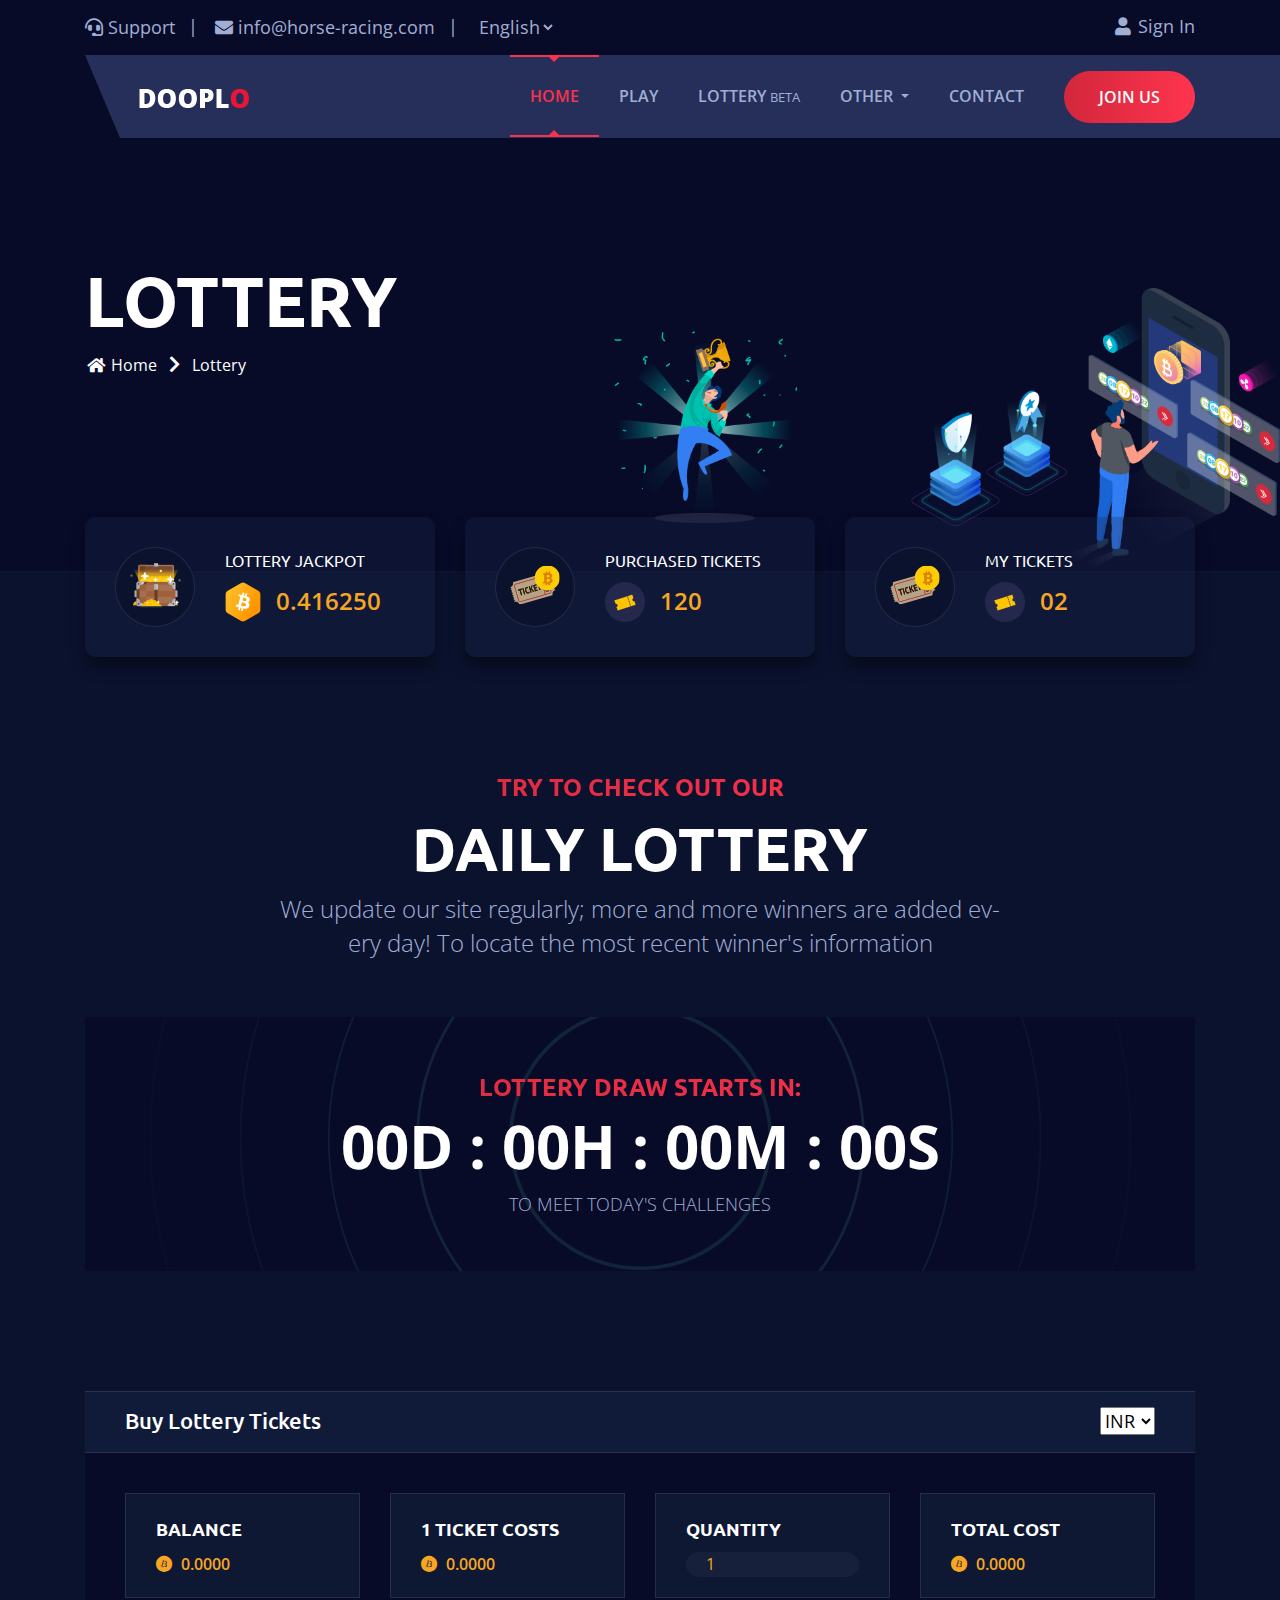
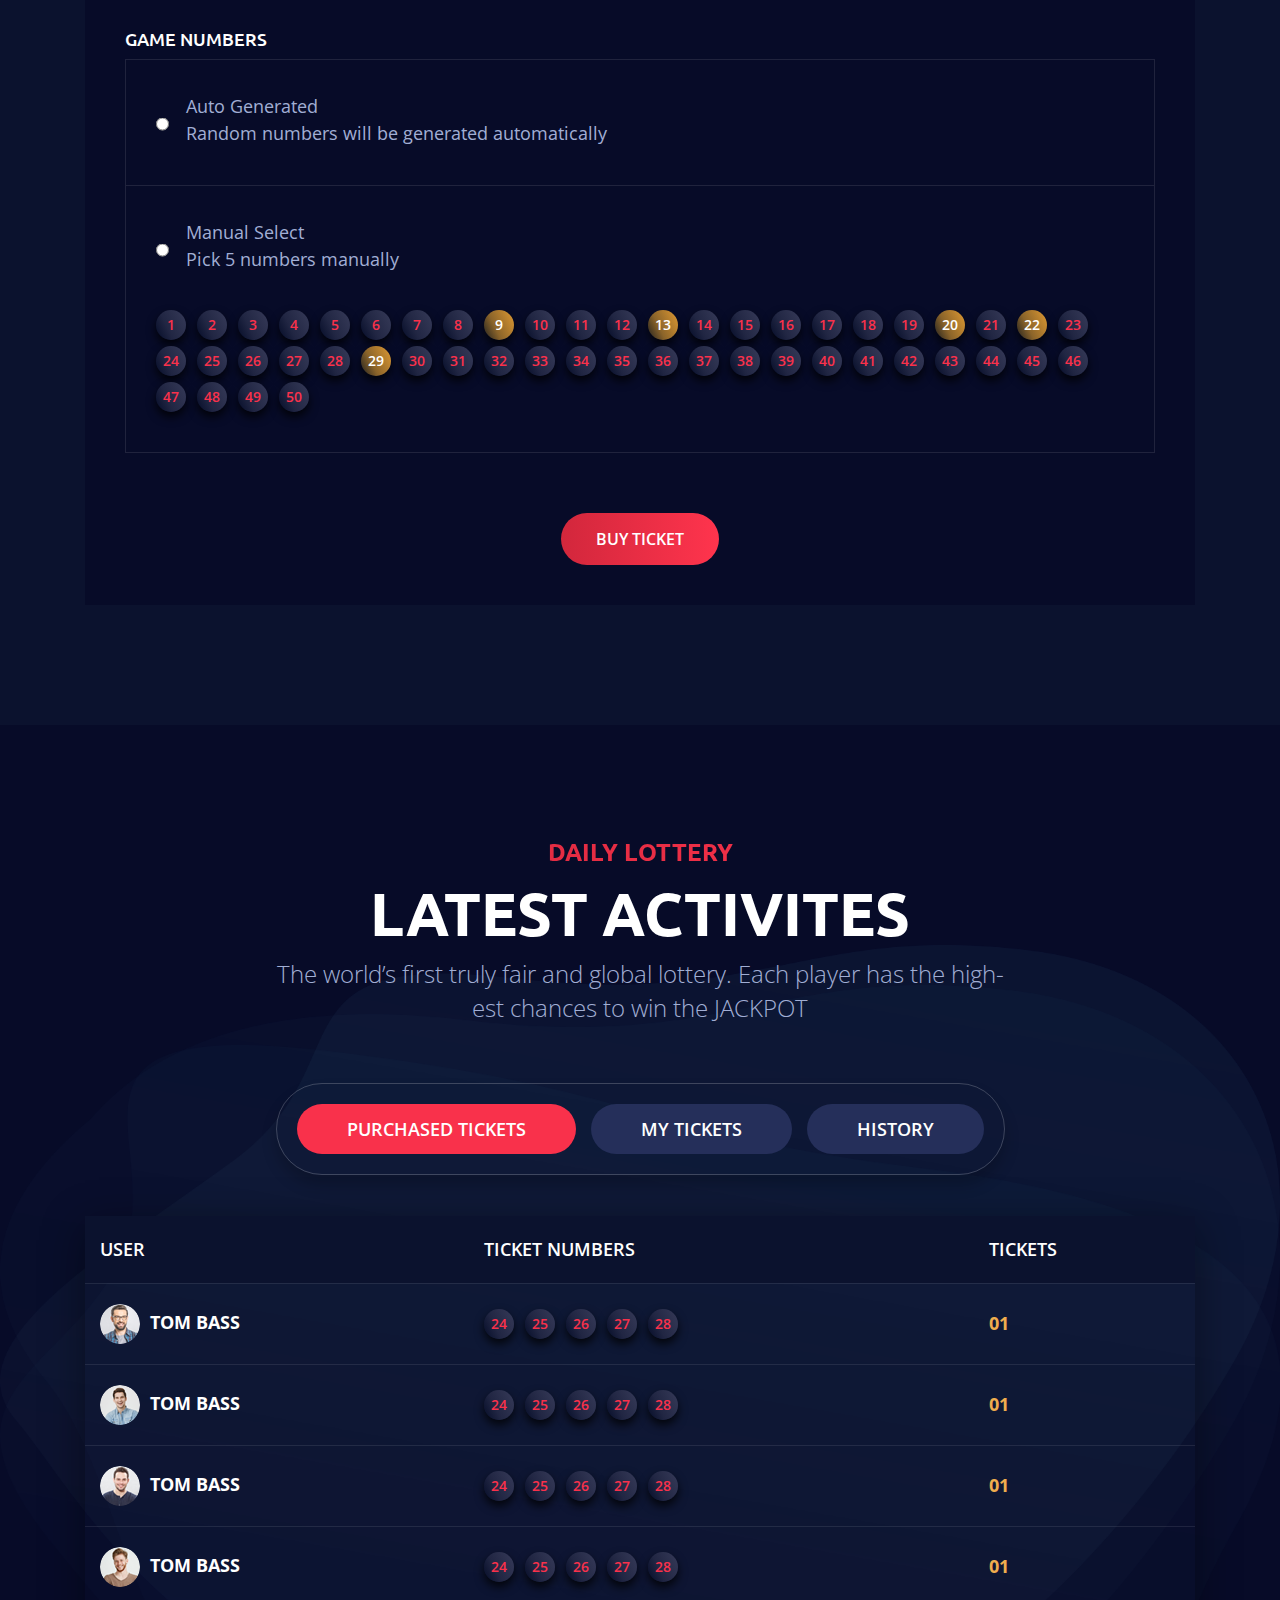
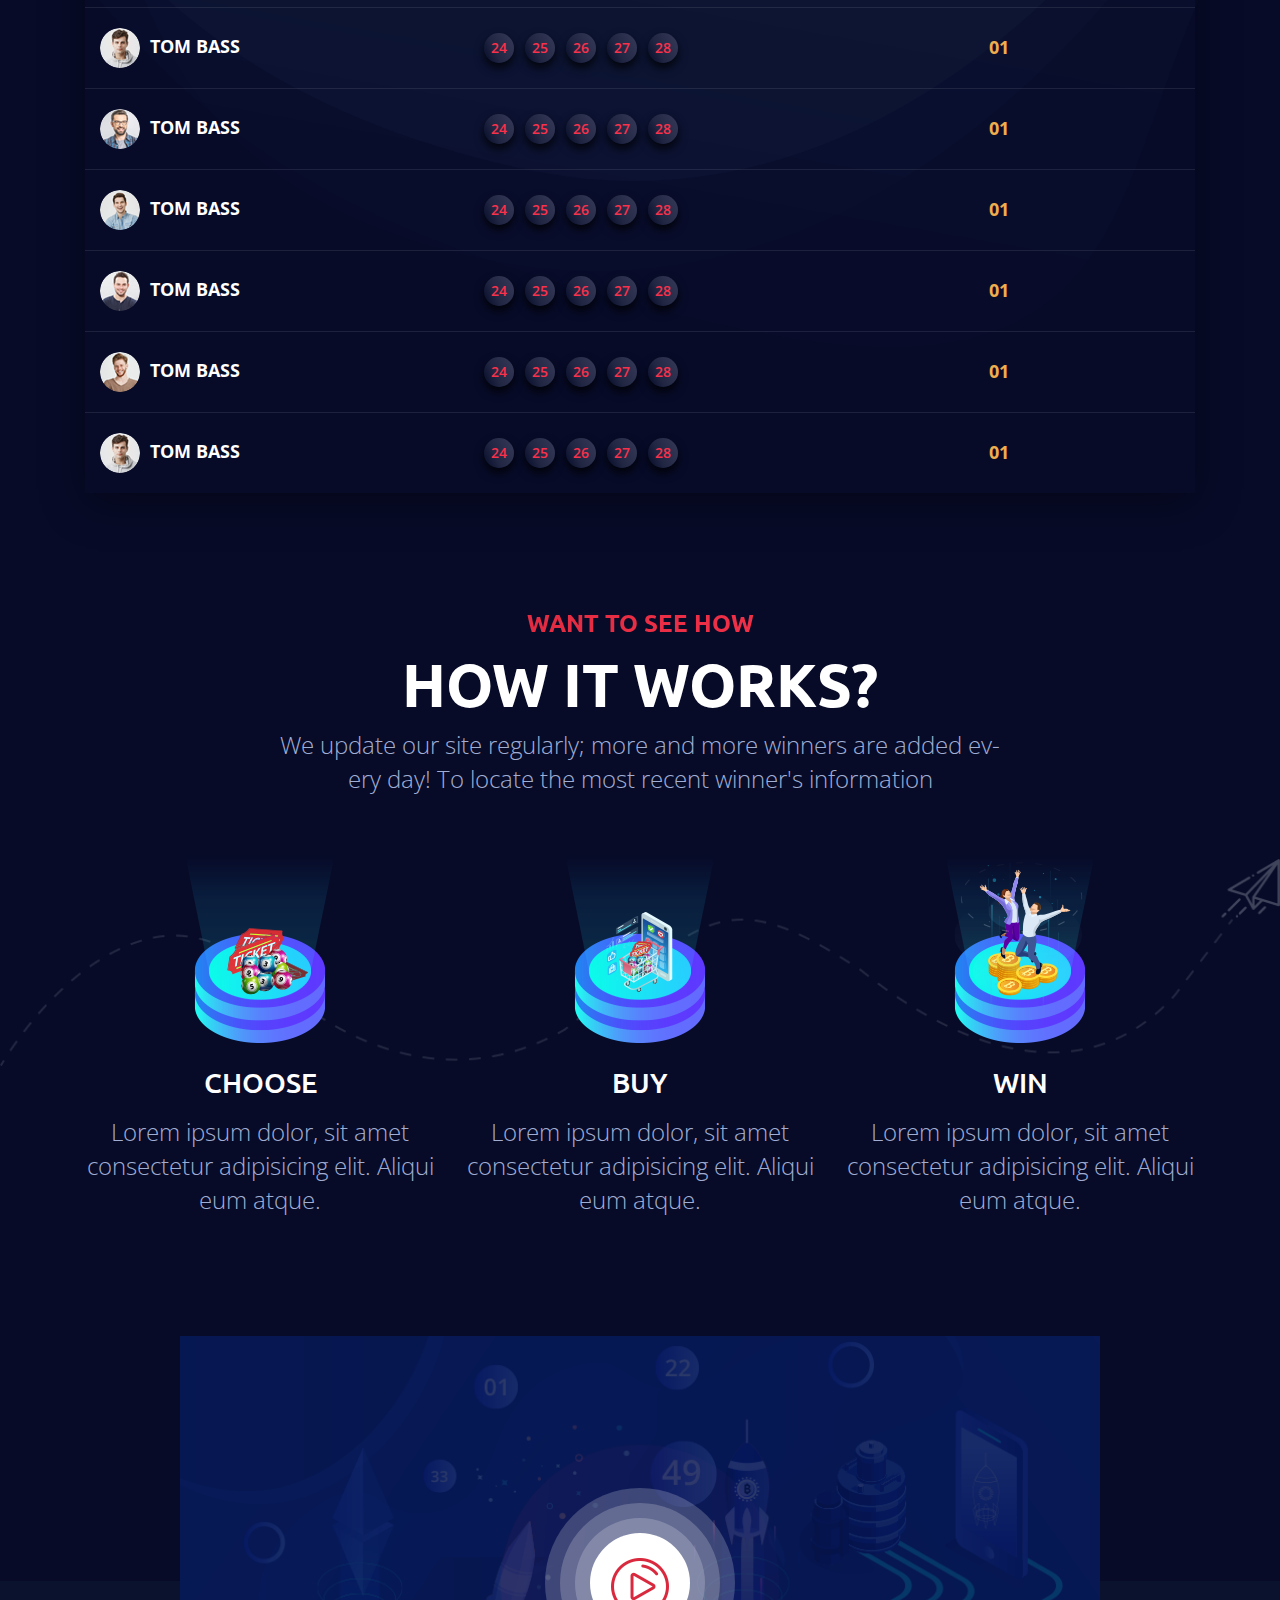
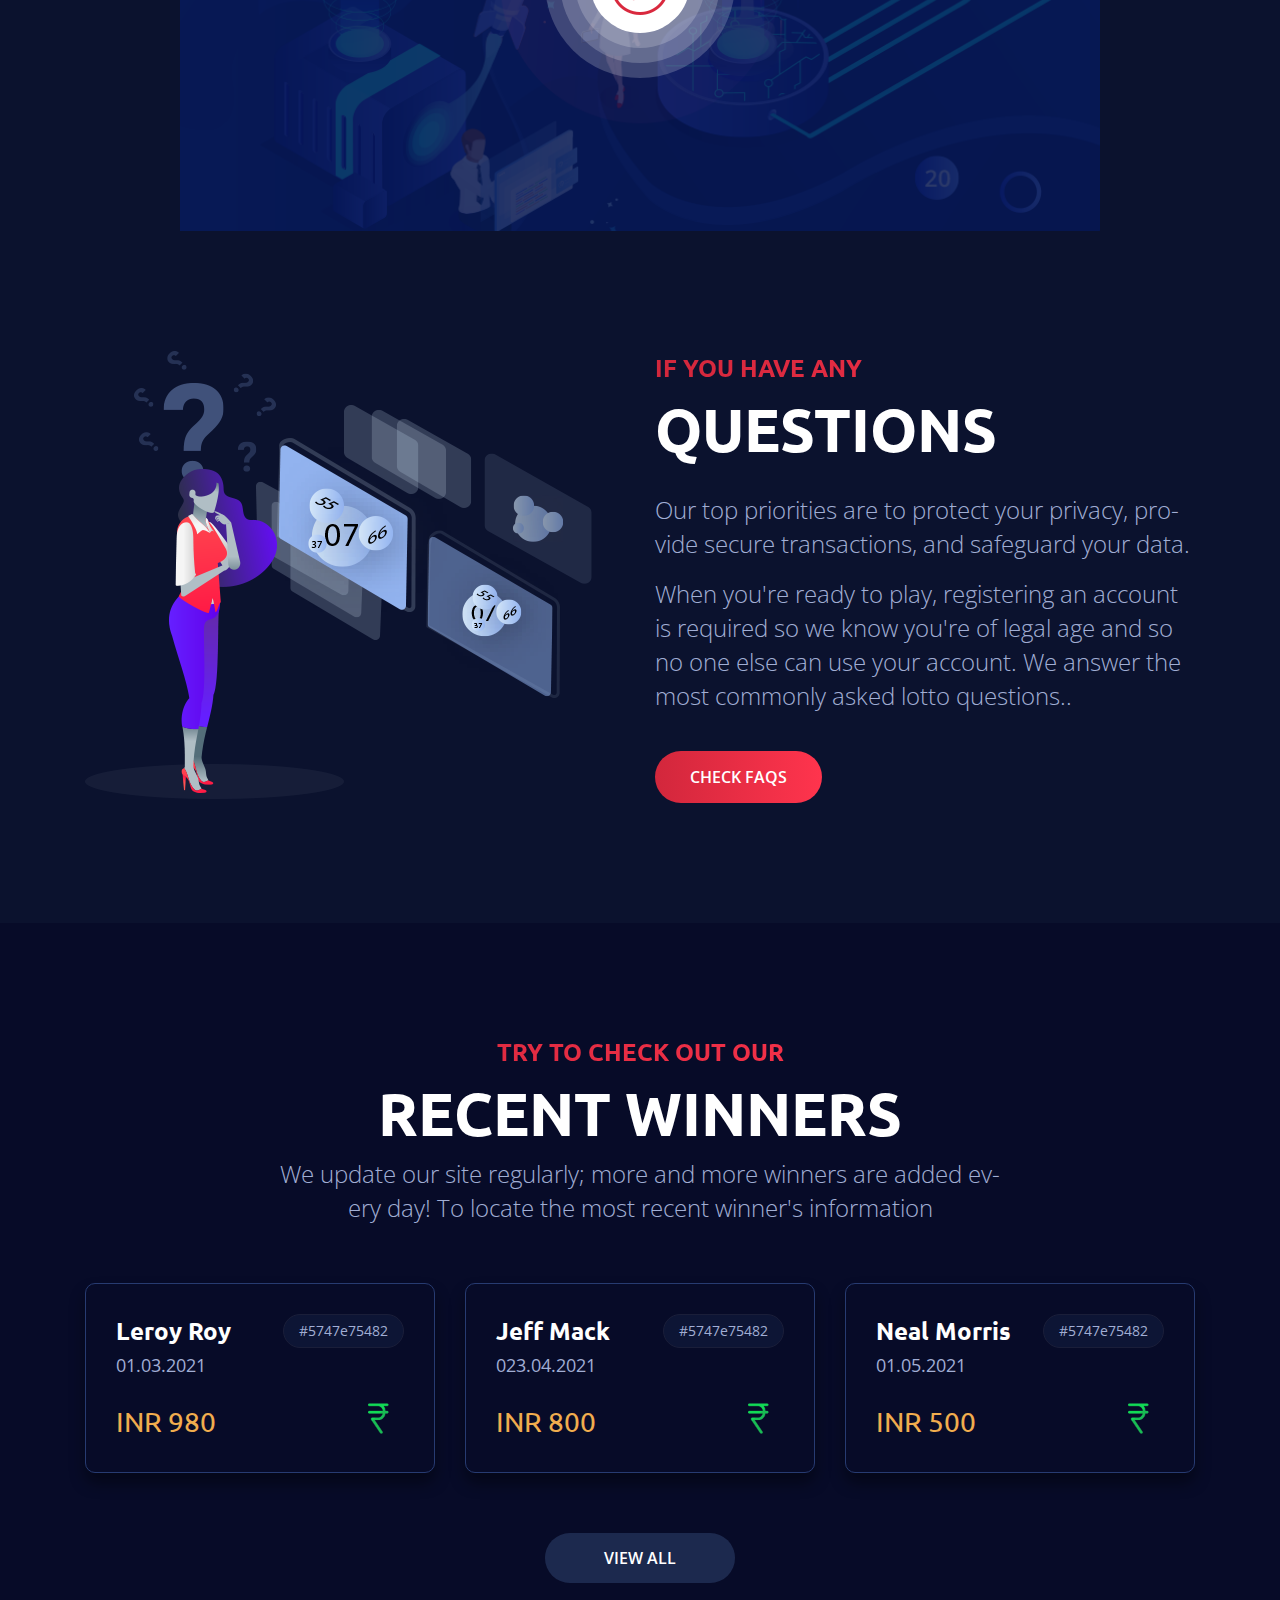
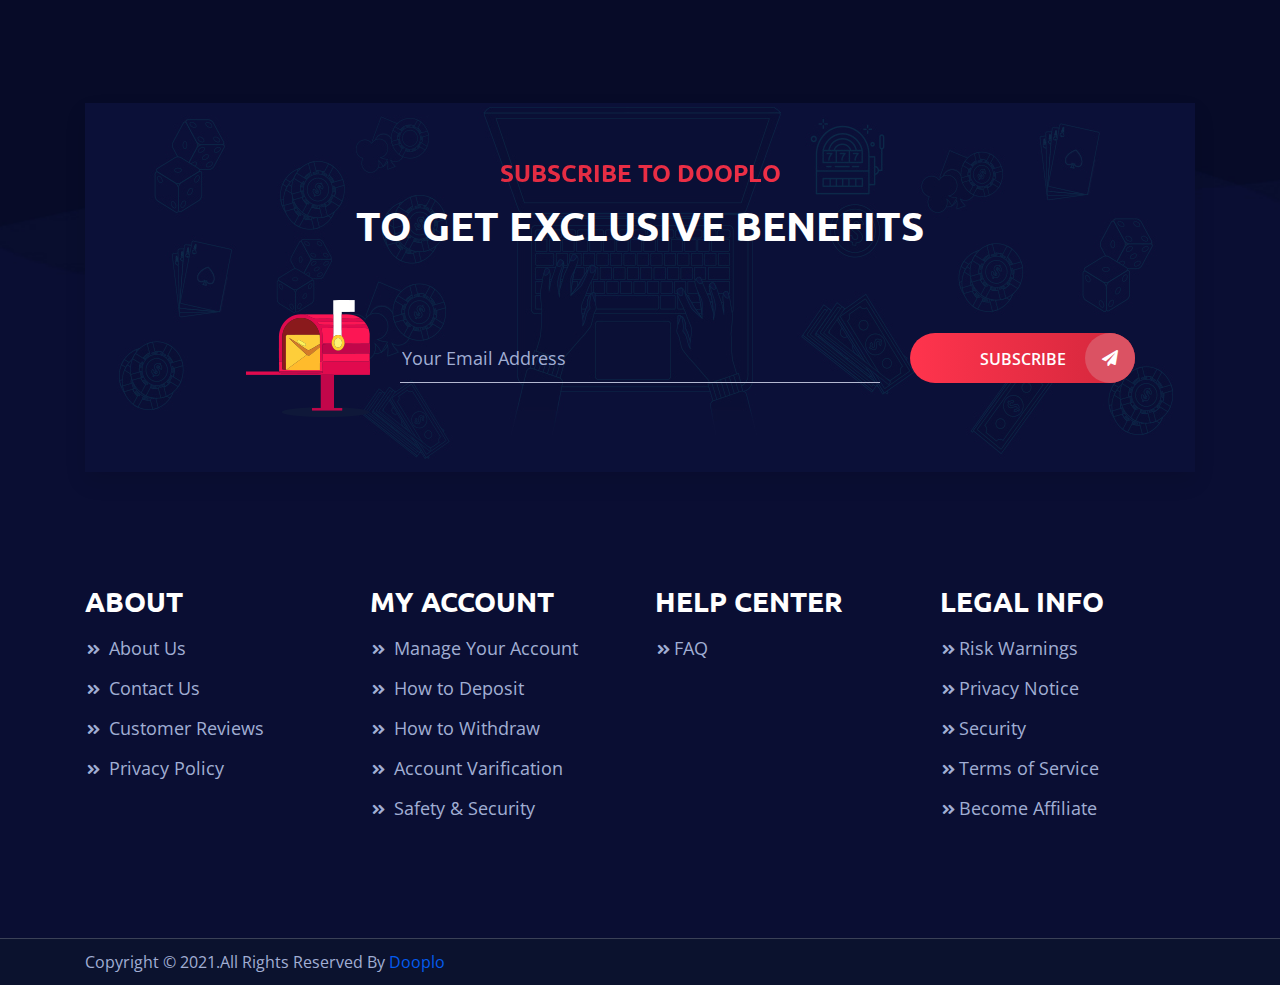
<file: lottery.html>
<!DOCTYPE html>
<html lang="en">

<head>
	<meta http-equiv="Content-Type" content="text/html; charset=UTF-8">
	<meta http-equiv="X-UA-Compatible" content="IE=edge" />
	<meta http-equiv="X-UA-Compatible" content="ie=edge">
	<meta name="forntEnd-Developer" content="Mamunur Rashid">
	<meta name="viewport" content="width=device-width, initial-scale=1.0">
	<title> Horse Racing - Gaming</title>
	<!-- favicon -->
	<link rel="shortcut icon" href="assets/images/favicon.png" type="image/x-icon">
	<!-- bootstrap -->
	<link rel="stylesheet" href="assets/css/bootstrap.min.css">
	<!-- Plugin css -->
	<link rel="stylesheet" href="assets/css/plugin.css">

	<!-- stylesheet -->
	<link rel="stylesheet" href="assets/css/style.css">
	<!-- responsive -->
	<link rel="stylesheet" href="assets/css/responsive.css">
</head>

<body>
	<!-- preloader area start -->
	<div class="preloader" id="preloader">
		<div class="loader loader-1">
			<div class="loader-outter"></div>
			<div class="loader-inner"></div>
		</div>
	</div>
	<!-- preloader area end -->
	<!-- Header Area Start  -->
	<header class="header">
		<!-- Top Header Area Start -->
		<section class="top-header">
			<div class="container">
				<div class="row">
					<div class="col-lg-12">
						<div class="content">
							<div class="left-content">
								<ul class="left-list">
									<li>
										<p>
											<i class="fas fa-headset"></i>	Support
										</p>
									</li>
									<li>
										<p>
											<i class="fas fa-envelope"></i>	info@horse-racing.com
										</p>
									</li>
									<li>
										<div class="language-selector">
											<select name="language" class="language">
												<option value="1">English</option>
												<!-- <option value="2">France</option>
												<option value="3">Japan</option> -->
											</select>
										</div>
									</li>
								</ul>
							</div>
							<div class="right-content">
								<ul class="right-list">
									<li>
										<a href="#" class="sign-in" data-toggle="modal" data-target="#login">
											<i class="fas fa-user"></i> Sign In
										</a>
									</li>
								</ul>
							</div>
						</div>
					</div>
				</div>
			</div>
		</section>
		<!-- Top Header Area End -->
		<!--Main-Menu Area Start-->
		<div class="mainmenu-area">
			<div class="container">
				<div class="row">
					<div class="col-lg-12">                 
						<nav class="navbar navbar-expand-lg navbar-light">
							<a class="navbar-brand" href="index.html">
								<img src="assets/images/logo.png" alt="">
							</a>
							<button class="navbar-toggler" type="button" data-toggle="collapse" data-target="#main_menu" aria-controls="main_menu"
								aria-expanded="false" aria-label="Toggle navigation">
								<span class="navbar-toggler-icon"></span>
							</button>
							<div class="collapse navbar-collapse fixed-height" id="main_menu">
								<ul class="navbar-nav ml-auto">
									<li class="nav-item dropdown">
										<a class="nav-link active" href="index.html"  role="button" data-toggle="dropdown" aria-haspopup="true"
											aria-expanded="false">
											Home
										<div class="mr-hover-effect"></div>
										</a>
									</li>
									<li class="nav-item">
										<a class="nav-link" href="play.html">Play
												<div class="mr-hover-effect"></div></a>
									</li>
									<li class="nav-item">
										<a class="nav-link" href="lottery.html">lottery <small>beta</small>
												<div class="mr-hover-effect"></div></a>
									</li>
									<!-- <li class="nav-item">
										<a class="nav-link" href="tournaments.html">tournaments
												<div class="mr-hover-effect"></div></a>
									</li> -->
									<li class="nav-item dropdown">
										<a class="nav-link dropdown-toggle" href="#"  role="button" data-toggle="dropdown" aria-haspopup="true"
											aria-expanded="false">
											Other
											<div class="mr-hover-effect"></div>
										</a>
										<ul class="dropdown-menu" >
											<li><a class="dropdown-item" href="404.html"> <i class="fa fa-angle-double-right"></i>About</a></li>
											<li><a class="dropdown-item" href="affiliate.html"> <i class="fa fa-angle-double-right"></i>Affiliate</a></li>
											<!-- <li><a class="dropdown-item" href="awards.html"> <i class="fa fa-angle-double-right"></i>Awards</a></li> -->
											<!-- <li><a class="dropdown-item" href="bonus.html"> <i class="fa fa-angle-double-right"></i>Bonus</a></li> -->
											<!-- <li><a class="dropdown-item" href="cart.html"> <i class="fa fa-angle-double-right"></i>Cart</a></li> -->
											<li><a class="dropdown-item" href="faq.html"> <i class="fa fa-angle-double-right"></i>Faq</a></li>
											<li><a class="dropdown-item" href="how-it-work.html"> <i class="fa fa-angle-double-right"></i>How It Work</a></li>
											<li><a class="dropdown-item" href="terms-conditions.html"> <i class="fa fa-angle-double-right"></i>Terms & Condition</a></li>
											<li><a class="dropdown-item" href="terms-conditions-details.html"> <i class="fa fa-angle-double-right"></i>Condition Details</a></li>
											<!-- <li><a class="dropdown-item" href="404.html"> <i class="fa fa-angle-double-right"></i>404</a></li> -->
										</ul>
									</li>
									<li class="nav-item">
											<a class="nav-link" href="contact.html">Contact
													<div class="mr-hover-effect"></div></a>
										</li>
								</ul>
								<a href="#" class="mybtn1"  data-toggle="modal" data-target="#signin"> Join us</a>
							</div>
						</nav>
					</div>
				</div>
			</div>
		</div>
		<!--Main-Menu Area Start-->
	</header>
	<!-- Header Area End  -->

	<!-- Breadcrumb Area Start -->
	<section class="breadcrumb-area bc-lottery">
		<img class="bc-img" src="assets/images/breadcrumb/lottery.png" alt="">
		<div class="container">
			<div class="row">
				<div class="col-lg-12">
					<h4 class="title">
						Lottery
					</h4>
					<ul class="breadcrumb-list">
						<li>
							<a href="index.html">
									<i class="fas fa-home"></i>
									Home
							</a>
						</li>
						<li>
							<span><i class="fas fa-chevron-right"></i> </span>
						</li>
						<li>
							<a href="lottery.html">Lottery</a>
						</li>
					</ul>
				</div>
			</div>
		</div>
	</section>
	<!-- Breadcrumb Area End -->

	<!-- Lottery Staticstics Area Start -->
	<section class="lottery-area">
		<div class="lottery-staticstics">
			<div class="container">
				<div class="row">
					<div class="col-lg-4">
						<div class="single-staticstics">
							<div class="left">
								<div class="icon">
									<img src="assets/images/lottery/st1.png" alt="">
								</div>
							</div>
							<div class="right">
								<h4 class="title">Lottery Jackpot</h4>
								<div class="count">
									<img src="assets/images/icon1.png" alt="">
									<span>0.416250</span>
								</div>
							</div>
						</div>
					</div>
					<div class="col-lg-4">
						<div class="single-staticstics">
							<div class="left">
								<div class="icon">
									<img src="assets/images/lottery/st2.png" alt="">
								</div>
							</div>
							<div class="right">
								<h4 class="title">Purchased Tickets</h4>
								<div class="count">
									<img src="assets/images/tikit-icon.png" alt="">
									<span>120</span>
								</div>
							</div>
						</div>
					</div>
					<div class="col-lg-4">
						<div class="single-staticstics">
							<div class="left">
								<div class="icon">
									<img src="assets/images/lottery/st2.png" alt="">
								</div>
							</div>
							<div class="right">
								<h4 class="title">My Tickets</h4>
								<div class="count">
									<img src="assets/images/tikit-icon.png" alt="">
									<span>02</span>
								</div>
							</div>
						</div>
					</div>
				</div>
			</div>
		</div>
		<div class="daily-lottery">
			<div class="container">
				<div class="row justify-content-center">
					<div class="col-lg-8 col-md-10">
						<div class="section-heading">
							<h5 class="subtitle">
								Try to check out our
							</h5>
							<h2 class="title">
								Daily Lottery
							</h2>
							<p class="text">
								We update our site regularly; more and more winners are added every day! To locate the most recent winner's information
							</p>
						</div>
					</div>
				</div>
				<div class="row">
					<div class="col-lg-12">
						<div class="draw-time">
							<h5 class="subtitle">
									Lottery Draw Starts In:
							</h5>
							<div class="draw-counter">
									<div data-countdown="2021/12/15"></div>
							</div>
							<p class="text">
									To meet Today's challenges
							</p>
						</div>
					</div>
				</div>
				
			</div>
		</div>
		<div class="buy-tickets">
			<div class="container">
				<div class="row">
					<div class="col-lg-12">
						<div class="buy-tickets-box">
							<div class="heading">
								<h4 class="title">
									Buy Lottery Tickets
								</h4>
								<div class="right-area">
									<select>
										<option value="1">INR</option>
										<option value="1">BTC</option>
										<option value="1">ETH</option>
									</select>
								</div>
							</div>
							<div class="content">
								<div class="top-area">
									<div class="row">
										<div class="col-lg-3">
											<div class="info-box">
												<h4 class="title">
													BALANCE
												</h4>
												<div class="number">
														<i class="fab fa-bitcoin"></i>
														0.0000
												</div>
											</div>
										</div>
										<div class="col-lg-3">
											<div class="info-box">
												<h4 class="title">
														1 TICKET COSTS
												</h4>
												<div class="number">
														<i class="fab fa-bitcoin"></i>
														0.0000
												</div>
											</div>
										</div>
										<div class="col-lg-3">
											<div class="info-box">
												<h4 class="title">
														QUANTITY 
												</h4>
												<div class="number">
													<input type="number" value="1">
												</div>
											</div>
										</div>
										<div class="col-lg-3">
											<div class="info-box">
												<h4 class="title">
														TOTAL COST
												</h4>
												<div class="number">
														<i class="fab fa-bitcoin"></i>
														0.0000
												</div>
											</div>
										</div>
									</div>
								</div>
								<div class="game-numbers">
									<h4 class="title">
										GAME NUMBERS
									</h4>
									<div class="number-box">
										<div class="auto-number">
											<div class="top-content">
												<input type="radio" id="auto-num" name="auto-num">
												<label for="auto-num">
														Auto Generated
														<span>
																Random numbers will be generated automatically
														</span>
												</label>
											</div>
										</div>
										<div class="manual-number">
											<div class="top-content">
												<input type="radio" id="manual-num" name="auto-num">
												<label for="manual-num">
														Manual Select
														<span>Pick 5 numbers manually</span>
												</label>
											</div>
											<div class="main-content">
												<ul class="number-list">
													<li>1</li>
													<li>2</li>
													<li>3</li>
													<li>4</li>
													<li>5</li>
													<li>6</li>
													<li>7</li>
													<li>8</li>
													<li class="active">9</li>
													<li>10</li>
													<li>11</li>
													<li>12</li>
													<li class="active">13</li>
													<li>14</li>
													<li>15</li>
													<li>16</li>
													<li>17</li>
													<li>18</li>
													<li>19</li>
													<li class="active">20</li>
													<li>21</li>
													<li class="active">22</li>
													<li>23</li>
													<li>24</li>
													<li>25</li>
													<li>26</li>
													<li>27</li>
													<li>28</li>
													<li class="active">29</li>
													<li>30</li>
													<li>31</li>
													<li>32</li>
													<li>33</li>
													<li>34</li>
													<li>35</li>
													<li>36</li>
													<li>37</li>
													<li>38</li>
													<li>39</li>
													<li>40</li>
													<li>41</li>
													<li>42</li>
													<li>43</li>
													<li>44</li>
													<li>45</li>
													<li>46</li>
													<li>47</li>
													<li>48</li>
													<li>49</li>
													<li>50</li>
												  </ul>
											</div>
										</div>
									</div>
								</div>
								<div class="row">
									<div class="col-lg-12 text-center">
										<a href="#" class="mybtn1">Buy ticket</a>
									</div>
								</div>
							</div>
							
			
						</div>
					</div>
				</div>
			</div>
		</div>
	</section>
	<!-- Lottery Staticstics  Area End -->
		
	<!-- Latest Activities Area Start -->
	<section class="activities">
		<img class="shape shape1" src="assets/images/people/shape1.png" alt="">
		<img class="shape shape2" src="assets/images/people/shape2.png" alt="">
		<img class="shape shape3" src="assets/images/people/shape3.png" alt="">
		<div class="container">
			<div class="row justify-content-center">
				<div class="col-lg-8 col-md-10">
					<div class="section-heading">
						<h5 class="subtitle">
							Daily Lottery
						</h5>
						<h2 class="title">
							Latest Activites
						</h2>
						<p class="text">
							The world’s first truly fair and global lottery. Each player has 
							the highest chances to win the JACKPOT
						</p>
					</div>
				</div>
			</div>
			<div class="row">
				<div class="col-lg-12">
					<div class="tab-menu-area">
						<ul class="nav nav-lend mb-3" id="pills-tab" role="tablist">
							<li class="nav-item">
								<a class="nav-link active" id="pills-all-bets-tab" data-toggle="pill" href="#pills-all-bets" role="tab" aria-controls="pills-all-bets" aria-selected="true">Purchased Tickets</a>
							</li>
							<li class="nav-item">
								<a class="nav-link" id="pills-my-bets-tab" data-toggle="pill" href="#pills-my-bets" role="tab" aria-controls="pills-my-bets" aria-selected="false">My tickets</a>
							</li>
							<li class="nav-item">
								<a class="nav-link" id="pills-history-tab" data-toggle="pill" href="#pills-history" role="tab" aria-controls="pills-history" aria-selected="false">History</a>
							</li>
						</ul>
					</div>
					<div class="tab-content" id="pills-tabContent">
						<div class="tab-pane fade show active" id="pills-all-bets" role="tabpanel" aria-labelledby="pills-all-bets-tab">
							<div class="responsive-table">
								<table class="table">
								<thead>
									<tr>
									<th scope="col">USER</th>
									<th scope="col">Ticket numbers</th>
									<th scope="col">Tickets</th>
									</tr>
								</thead>
								<tbody>
									<tr>
										<td>
											<img src="assets/images/people/p1.png" alt="">
											Tom Bass
										</td>
										<td>
											<ul class="number-list">
													<li>24</li>
													<li>25</li>
													<li>26</li>
													<li>27</li>
													<li>28</li>
													</ul>
										</td>
										<td>
											01
										</td>
									</tr>
									<tr>
										<td>
											<img src="assets/images/people/p2.png" alt="">
											Tom Bass
										</td>
										<td>
											<ul class="number-list">
													<li>24</li>
													<li>25</li>
													<li>26</li>
													<li>27</li>
													<li>28</li>
													</ul>
										</td>
										<td>
											01
										</td>
									</tr>
									<tr>
										<td>
											<img src="assets/images/people/p3.png" alt="">
											Tom Bass
										</td>
										<td>
											<ul class="number-list">
													<li>24</li>
													<li>25</li>
													<li>26</li>
													<li>27</li>
													<li>28</li>
													</ul>
										</td>
										<td>
											01
										</td>
									</tr>
									<tr>
										<td>
											<img src="assets/images/people/p4.png" alt="">
											Tom Bass
										</td>
										<td>
											<ul class="number-list">
													<li>24</li>
													<li>25</li>
													<li>26</li>
													<li>27</li>
													<li>28</li>
													</ul>
										</td>
										<td>
											01
										</td>
									</tr>
									<tr>
										<td>
											<img src="assets/images/people/p5.png" alt="">
											Tom Bass
										</td>
										<td>
											<ul class="number-list">
													<li>24</li>
													<li>25</li>
													<li>26</li>
													<li>27</li>
													<li>28</li>
													</ul>
										</td>
										<td>
											01
										</td>
									</tr>
									<tr>
										<td>
											<img src="assets/images/people/p1.png" alt="">
											Tom Bass
										</td>
										<td>
											<ul class="number-list">
													<li>24</li>
													<li>25</li>
													<li>26</li>
													<li>27</li>
													<li>28</li>
													</ul>
										</td>
										<td>
											01
										</td>
									</tr>
									<tr>
										<td>
											<img src="assets/images/people/p2.png" alt="">
											Tom Bass
										</td>
										<td>
											<ul class="number-list">
													<li>24</li>
													<li>25</li>
													<li>26</li>
													<li>27</li>
													<li>28</li>
													</ul>
										</td>
										<td>
											01
										</td>
									</tr>
									<tr>
										<td>
											<img src="assets/images/people/p3.png" alt="">
											Tom Bass
										</td>
										<td>
											<ul class="number-list">
													<li>24</li>
													<li>25</li>
													<li>26</li>
													<li>27</li>
													<li>28</li>
													</ul>
										</td>
										<td>
											01
										</td>
									</tr>
									<tr>
										<td>
											<img src="assets/images/people/p4.png" alt="">
											Tom Bass
										</td>
										<td>
											<ul class="number-list">
													<li>24</li>
													<li>25</li>
													<li>26</li>
													<li>27</li>
													<li>28</li>
													</ul>
										</td>
										<td>
											01
										</td>
									</tr>
									<tr>
										<td>
											<img src="assets/images/people/p5.png" alt="">
											Tom Bass
										</td>
										<td>
											<ul class="number-list">
													<li>24</li>
													<li>25</li>
													<li>26</li>
													<li>27</li>
													<li>28</li>
													</ul>
										</td>
										<td>
											01
										</td>
									</tr>
								</tbody>
								</table>
							</div>
						</div>
						<div class="tab-pane fade" id="pills-my-bets" role="tabpanel" aria-labelledby="pills-my-bets-tab">
							<div class="responsive-table">
									<table class="table">
									<thead>
										<tr>
										<th scope="col">USER</th>
										<th scope="col">Ticket numbers</th>
										<th scope="col">Tickets</th>
										</tr>
									</thead>
									<tbody>
										<tr>
											<td>
												<img src="assets/images/people/p1.png" alt="">
												Tom Bass
											</td>
											<td>
													<ul class="number-list">
															<li>24</li>
															<li>25</li>
															<li>26</li>
															<li>27</li>
															<li>28</li>
														</ul>
											</td>
											<td>
												01
											</td>
										</tr>
										<tr>
											<td>
												<img src="assets/images/people/p2.png" alt="">
												Tom Bass
											</td>
											<td>
													<ul class="number-list">
															<li>24</li>
															<li>25</li>
															<li>26</li>
															<li>27</li>
															<li>28</li>
														</ul>
											</td>
											<td>
												01
											</td>
										</tr>
										<tr>
											<td>
												<img src="assets/images/people/p3.png" alt="">
												Tom Bass
											</td>
											<td>
													<ul class="number-list">
															<li>24</li>
															<li>25</li>
															<li>26</li>
															<li>27</li>
															<li>28</li>
														</ul>
											</td>
											<td>
												01
											</td>
										</tr>
										<tr>
											<td>
												<img src="assets/images/people/p4.png" alt="">
												Tom Bass
											</td>
											<td>
													<ul class="number-list">
															<li>24</li>
															<li>25</li>
															<li>26</li>
															<li>27</li>
															<li>28</li>
														</ul>
											</td>
											<td>
												01
											</td>
										</tr>
										<tr>
											<td>
												<img src="assets/images/people/p5.png" alt="">
												Tom Bass
											</td>
											<td>
													<ul class="number-list">
															<li>24</li>
															<li>25</li>
															<li>26</li>
															<li>27</li>
															<li>28</li>
														</ul>
											</td>
											<td>
												01
											</td>
										</tr>
										<tr>
											<td>
												<img src="assets/images/people/p1.png" alt="">
												Tom Bass
											</td>
											<td>
													<ul class="number-list">
															<li>24</li>
															<li>25</li>
															<li>26</li>
															<li>27</li>
															<li>28</li>
														</ul>
											</td>
											<td>
												01
											</td>
										</tr>
										<tr>
											<td>
												<img src="assets/images/people/p2.png" alt="">
												Tom Bass
											</td>
											<td>
													<ul class="number-list">
															<li>24</li>
															<li>25</li>
															<li>26</li>
															<li>27</li>
															<li>28</li>
														</ul>
											</td>
											<td>
												01
											</td>
										</tr>
										<tr>
											<td>
												<img src="assets/images/people/p3.png" alt="">
												Tom Bass
											</td>
											<td>
													<ul class="number-list">
															<li>24</li>
															<li>25</li>
															<li>26</li>
															<li>27</li>
															<li>28</li>
														</ul>
											</td>
											<td>
												01
											</td>
										</tr>
										<tr>
											<td>
												<img src="assets/images/people/p4.png" alt="">
												Tom Bass
											</td>
											<td>
													<ul class="number-list">
															<li>24</li>
															<li>25</li>
															<li>26</li>
															<li>27</li>
															<li>28</li>
														</ul>
											</td>
											<td>
												01
											</td>
										</tr>
										<tr>
											<td>
												<img src="assets/images/people/p5.png" alt="">
												Tom Bass
											</td>
											<td>
													<ul class="number-list">
															<li>24</li>
															<li>25</li>
															<li>26</li>
															<li>27</li>
															<li>28</li>
														</ul>
											</td>
											<td>
												01
											</td>
										</tr>
									</tbody>
									</table>
								</div>
						</div>
						<div class="tab-pane fade" id="pills-history" role="tabpanel" aria-labelledby="pills-history-tab">
							<div class="responsive-table">
									<table class="table">
									<thead>
										<tr>
										<th scope="col">USER</th>
										<th scope="col">Ticket numbers</th>
										<th scope="col">Tickets</th>
										</tr>
									</thead>
									<tbody>
										<tr>
											<td>
												<img src="assets/images/people/p1.png" alt="">
												Tom Bass
											</td>
											<td>
													<ul class="number-list">
															<li>24</li>
															<li>25</li>
															<li>26</li>
															<li>27</li>
															<li>28</li>
														</ul>
											</td>
											<td>
												01
											</td>
										</tr>
										<tr>
											<td>
												<img src="assets/images/people/p2.png" alt="">
												Tom Bass
											</td>
											<td>
													<ul class="number-list">
															<li>24</li>
															<li>25</li>
															<li>26</li>
															<li>27</li>
															<li>28</li>
														</ul>
											</td>
											<td>
												01
											</td>
										</tr>
										<tr>
											<td>
												<img src="assets/images/people/p3.png" alt="">
												Tom Bass
											</td>
											<td>
													<ul class="number-list">
															<li>24</li>
															<li>25</li>
															<li>26</li>
															<li>27</li>
															<li>28</li>
														</ul>
											</td>
											<td>
												01
											</td>
										</tr>
										<tr>
											<td>
												<img src="assets/images/people/p4.png" alt="">
												Tom Bass
											</td>
											<td>
													<ul class="number-list">
															<li>24</li>
															<li>25</li>
															<li>26</li>
															<li>27</li>
															<li>28</li>
														</ul>
											</td>
											<td>
												01
											</td>
										</tr>
										<tr>
											<td>
												<img src="assets/images/people/p5.png" alt="">
												Tom Bass
											</td>
											<td>
													<ul class="number-list">
															<li>24</li>
															<li>25</li>
															<li>26</li>
															<li>27</li>
															<li>28</li>
														</ul>
											</td>
											<td>
												01
											</td>
										</tr>
										<tr>
											<td>
												<img src="assets/images/people/p1.png" alt="">
												Tom Bass
											</td>
											<td>
													<ul class="number-list">
															<li>24</li>
															<li>25</li>
															<li>26</li>
															<li>27</li>
															<li>28</li>
														</ul>
											</td>
											<td>
												01
											</td>
										</tr>
										<tr>
											<td>
												<img src="assets/images/people/p2.png" alt="">
												Tom Bass
											</td>
											<td>
													<ul class="number-list">
															<li>24</li>
															<li>25</li>
															<li>26</li>
															<li>27</li>
															<li>28</li>
														</ul>
											</td>
											<td>
												01
											</td>
										</tr>
										<tr>
											<td>
												<img src="assets/images/people/p3.png" alt="">
												Tom Bass
											</td>
											<td>
													<ul class="number-list">
															<li>24</li>
															<li>25</li>
															<li>26</li>
															<li>27</li>
															<li>28</li>
														</ul>
											</td>
											<td>
												01
											</td>
										</tr>
										<tr>
											<td>
												<img src="assets/images/people/p4.png" alt="">
												Tom Bass
											</td>
											<td>
													<ul class="number-list">
															<li>24</li>
															<li>25</li>
															<li>26</li>
															<li>27</li>
															<li>28</li>
														</ul>
											</td>
											<td>
												01
											</td>
										</tr>
										<tr>
											<td>
												<img src="assets/images/people/p5.png" alt="">
												Tom Bass
											</td>
											<td>
													<ul class="number-list">
															<li>24</li>
															<li>25</li>
															<li>26</li>
															<li>27</li>
															<li>28</li>
														</ul>
											</td>
											<td>
												01
											</td>
										</tr>
									</tbody>
									</table>
								</div>
						</div>
					</div>
				</div>
			</div>
		</div>
		<!-- How it Work Area Start -->
		<div class="how-it-work">
			<img class="bg-shape" src="assets/images/howitwork/bg-shape.png" alt="">
			<div class="container">
			<div class="row justify-content-center">
					<div class="col-lg-8 col-md-10">
						<div class="section-heading">
							<h5 class="subtitle">
									Want to see how 
							</h5>
							<h2 class="title">
									How it works? 
							</h2>
							<p class="text">
								We update our site regularly; more and more winners are added every day! To locate the most recent winner's information
							</p>
						</div>
					</div>
				</div>
				<div class="row">
					<div class="col-lg-4">
						<div class="single-work">
							<img src="assets/images/howitwork/ic1.png" alt="">
							<h4 class="title">
								Choose
							</h4>
							<p>
								Lorem ipsum dolor, sit amet 
								consectetur adipisicing elit. Aliqui eum atque.
							</p>
						</div>
					</div>
					<div class="col-lg-4">
						<div class="single-work">
							<img src="assets/images/howitwork/ic2.png" alt="">
							<h4 class="title">
								BUY
							</h4>
							<p>
								Lorem ipsum dolor, sit amet 
								consectetur adipisicing elit. Aliqui eum atque.
							</p>
						</div>
					</div>
					<div class="col-lg-4">
						<div class="single-work">
							<img src="assets/images/howitwork/ic3.png" alt="">
							<h4 class="title">
								WIN
							</h4>
							<p>
								Lorem ipsum dolor, sit amet 
								consectetur adipisicing elit. Aliqui eum atque.
							</p>
						</div>
					</div>
				</div>
			</div>
		</div>
		<!-- How it Work Area Start -->
	</section> 
	<!-- Latest Activities Area End -->

	<!-- lottery video Area Start -->
	<section class="lottery-video">
		<div class="container">
			<div class="row justify-content-center">
				<div class="col-lg-10">
					<div class="video-box">
						<a href="#" class="video-play-btn video-icon mfp-iframe">
							<img src="assets/images/play-icon-red.png" alt="">
						</a>
					</div>
				</div>
			</div>
		</div>
	</section>
	<!-- lottery video Area End -->

	<!-- Questions Area Start -->
	<section class="question-area">
		<div class="container">
			<div class="row">
				<div class="col-lg-6">
					<img src="assets/images/question-left.png" alt="">
				</div>
				<div class="col-lg-6">
					<div class="section-heading">
						<h5 class="subtitle">
								If you have any
						</h5>
						<h2 class="title">
								questions
						</h2>
						<p class="text">
								Our top priorities are to protect your privacy, 
								provide secure transactions, and safeguard your data. 
						</p>
						<p class="text">
								When you're ready to play, registering an 
								account is required so we know you're of legal age and so no one else can use your account. We answer the most commonly asked lotto 
								questions..
						</p>
						<a href="#" class="mybtn1">Check FAQs</a>
					</div>
				</div>
			</div>
		</div>
	</section>
	<!-- Questions Area End -->

	<!-- Recent Winners Area Start -->
	<section class="recent-winners">
		<div class="container">
				<div class="row justify-content-center">
					<div class="col-lg-8 col-md-10">
						<div class="section-heading">
							<h5 class="subtitle">
								Try to Check out our
							</h5>
							<h2 class="title">
									Recent Winners
							</h2>
							<p class="text">
								We update our site regularly; more and more winners are added every day! To locate the most recent winner's information
							</p>
						</div>
					</div>
				</div>
				<div class="row">
					<div class="col-lg-4">
						<div class="single-winer">
							<div class="top-area">
								<div class="left">
									<h4 class="name">
											Leroy Roy 
									</h4>
									<p class="date">
											01.03.2021
									</p>
								</div>
								<div class="right">
									<p class="id">#5747e75482</p>
								</div>
							</div>
							<div class="bottom-area">
								<div class="left">
										INR 980
								</div>
								<div class="right">
										<img src="assets/images/inr.png" alt="" style="max-width: 50px;">
								</div>
							</div>
						</div>
					</div>
					<div class="col-lg-4">
						<div class="single-winer">
							<div class="top-area">
								<div class="left">
									<h4 class="name">
											Jeff Mack
									</h4>
									<p class="date">
											023.04.2021
									</p>
								</div>
								<div class="right">
									<p class="id">#5747e75482</p>
								</div>
							</div>
							<div class="bottom-area">
								<div class="left">
										INR 800
								</div>
								<div class="right">
									<img src="assets/images/inr.png" alt="" style="max-width: 50px;">
								</div>
							</div>
						</div>
					</div>
					<div class="col-lg-4">
						<div class="single-winer">
							<div class="top-area">
								<div class="left">
									<h4 class="name">
											Neal Morris
									</h4>
									<p class="date">
											01.05.2021
									</p>
								</div>
								<div class="right">
									<p class="id">#5747e75482</p>
								</div>
							</div>
							<div class="bottom-area">
								<div class="left">
										INR 500
								</div>
								<div class="right">
									<img src="assets/images/inr.png" alt="" style="max-width: 50px;">
								</div>
							</div>
						</div>
					</div>
				</div>
				<div class="row">
					<div class="col-lg-12 text-xl-center">
						<a class="mybtn2" href="#">View All </a>
					</div>
				</div>
		</div>
	</section> 
	<!-- Recent Winners Area End -->

	<!-- Footer Area Start -->
	<footer class="footer" id="footer">
		<div class="subscribe-area">
			<div class="container">
				<div class="row">
					<div class="col-lg-12">
						<div class="subscribe-box">
								<form action="#">
							<div class="row">
								<div class="col-lg-12">
									<div class="heading-area">
											<h5 class="sub-title">
													subscribe to Dooplo
											</h5>
											<h4 class="title">
													To Get Exclusive Benefits
											</h4>
									</div>
								</div>
								<div class="col-lg-3 col-4 d-flex align-self-center">
									<div class="icon">
										<img src="assets/images/mail-box.png" alt="">
									</div>
								</div>
								<div class="col-lg-6 col-8 d-flex align-self-center">
									<div class="form-area">
											<input type="text" placeholder="Your Email Address">
									</div>
								</div>
								<div class="col-lg-3 d-flex align-self-center">
									<div class="button-area">
										<button class="mybtn1" type="submit">Subscribe
											<span><i class="fas fa-paper-plane"></i></span>
										</button>
									</div>
								</div>
							</div>
						</form>
						</div>
					</div>
				</div>
			</div>
		</div>
		<div class="container">
			<div class="row">
				<div class="col-sm-6 col-lg-3">
					<div class="footer-widget info-link-widget">
						<h4 class="title">
							About 
						</h4>
						<ul class="link-list">
							<li>
								<a href="#">
									<i class="fas fa-angle-double-right"></i>	About Us
								</a>
							</li>
							<li>
								<a href="#">
									<i class="fas fa-angle-double-right"></i>	Contact Us
								</a>
							</li>
							
							<li>
								<a href="#">
									<i class="fas fa-angle-double-right"></i>	Customer Reviews
								</a>
							</li>
							<li>
								<a href="#">
									<i class="fas fa-angle-double-right"></i>	Privacy Policy

								</a>
							</li>
						</ul>
					</div>
				</div>
				<div class="col-sm-6 col-lg-3">
					<div class="footer-widget info-link-widget">
						<h4 class="title">
							My Account
						</h4>
						<ul class="link-list">
							<li>
								<a href="#">
									<i class="fas fa-angle-double-right"></i> Manage Your Account
								</a>
							</li>
							<li>
								<a href="#">
									<i class="fas fa-angle-double-right"></i> How to Deposit
								</a>
							</li>
							<li>
								<a href="#">
									<i class="fas fa-angle-double-right"></i> How to Withdraw
								</a>
							</li>
							<li>
								<a href="#">
									<i class="fas fa-angle-double-right"></i> Account Varification
								</a>
							</li>
							<li>
								<a href="#">
									<i class="fas fa-angle-double-right"></i> Safety & Security
								</a>
							</li>
						</ul>
					</div>
				</div>
				<div class="col-sm-6 col-lg-3">
					<div class="footer-widget info-link-widget">
						<h4 class="title">
							help center 
						</h4>
						<ul class="link-list">
							<li>
								<a href="#">
									<i class="fas fa-angle-double-right"></i>FAQ
								</a>
							</li>
						</ul>
					</div>
				</div>
				<div class="col-sm-6 col-lg-3">
					<div class="footer-widget info-link-widget">
						<h4 class="title">
							Legal Info
						</h4>
						<ul class="link-list">
							<li>
								<a href="#">
									<i class="fas fa-angle-double-right"></i>Risk Warnings
								</a>
							</li>
							<li>
								<a href="#">
									<i class="fas fa-angle-double-right"></i>Privacy Notice
								</a>
							</li>
							<li>
								<a href="#">
									<i class="fas fa-angle-double-right"></i>Security
								</a>
							</li>
							<li>
								<a href="#">
									<i class="fas fa-angle-double-right"></i>Terms of Service
								</a>
							</li>
							<li>
								<a href="#">
									<i class="fas fa-angle-double-right"></i>Become Affiliate
								</a>
							</li>
						</ul>
					</div>
				</div>
			</div>
		</div>
		<div class="copy-bg">
			<div class="container">
				<div class="row">
					<div class="col-lg-5">
						<div class="left-area">
							<p>Copyright © 2021.All Rights Reserved By <a href="#">Dooplo</a>
							</p>
						</div>
					</div>
					
				</div>
			</div>
		</div>
	</footer> 
	<!-- Footer Area End -->

	<!-- Back to Top Start -->
	<div class="bottomtotop">
		<i class="fas fa-chevron-right"></i>
	</div>
	<!-- Back to Top End -->

	<!-- Login Area Start -->
	<div class="modal fade login-modal" id="login" tabindex="-1" role="dialog" aria-labelledby="login" aria-hidden="true">
			<div class="modal-dialog modal-dialog-centered" role="document">
			<div class="modal-content">
				<button type="button" class="close" data-dismiss="modal" aria-label="Close"><span aria-hidden="true">&times;</span></button>
				<div class="modal-body">
					<div class="logo-area">
							<img class="logo" src="assets/images/logo.png" alt="">
					</div>
					<div class="header-area">
						<h4 class="title">Great to have you back!</h4>
						<p class="sub-title">Enter your details below.</p>
					</div>
					<div class="form-area">
						<form action="#"  method="POST">
							<div class="form-group">
									<label for="login-input-email">Mobile Number*</label>
									<input type="tel" class="input-field" id="login-input-no"  placeholder="Enter your Mobile Number">
							</div>
							
							<!-- <div class="form-group">
								<div class="box">
									<div class="right">
										<a href="#">
											Forgot Password ?
										</a>
									</div>
								</div>
							</div> -->
							<div class="form-group">
								   <button type="submit" class="mybtn1">Sign in</button>
							</div>
						</form>
					</div>
					<div class="form-footer">
						<p>Not a member? 
								<a href="#" data-target="#signin">Create account <i class="fas fa-angle-double-right"></i></a>
						</p>
					</div>
				</div>
			</div>
			</div>
		</div>
		<!-- Login Area End -->
	
		<!-- SignIn Area Start -->
		<div class="modal fade login-modal sign-in" id="signin" tabindex="-1" role="dialog" aria-labelledby="signin" aria-hidden="true">
				<div class="modal-dialog modal-dialog-centered " role="document">
				<div class="modal-content">
					<button type="button" class="close" data-dismiss="modal" aria-label="Close"><span aria-hidden="true">&times;</span></button>
					<div class="modal-body">
						<div class="logo-area">
								<img class="logo" src="assets/images/logo.png" alt="">
						</div>
						<div class="header-area">
							<h4 class="title">Great to have you back!</h4>
							<p class="sub-title">Enter your details below.</p>
						</div>
						<div class="form-area">
							<form action="#" method="POST">
								<div class="form-group">
										<label for="input-name">First Name*</label>
										<input type="text" class="input-field" id="input-name"  placeholder="Enter your First Name">
								</div>
								<div class="form-group">
									<label for="input-name">Second Name*</label>
									<input type="text" class="input-field" id="input-name"  placeholder="Enter your Second Name">
								</div>
								<div class="form-group">
										<label for="input-con-no">Mobile Number*</label>
										<input type="password" class="input-field" id="input-con-no"  placeholder="Enter your Mobile Number">
								</div>
								<div class="form-group">
									<div class="check-group">
											<input type="checkbox" class="check-box-field" id="input-terms" checked>
											<label for="input-terms">
													I agree with <a href="#">terms and Conditions</a> and  <a href="#">privacy policy</a>
											</label>
									</div>
								</div>
								<div class="form-group">
									<button type="submit" class="mybtn1">Get OTP</button>
								</div>
							</form>
						</div>
					</div>
				</div>
				</div>
			</div>
		<!-- SignIn Area End -->

	<!-- jquery -->
	<script src="assets/js/jquery.js"></script>
	<!-- popper -->
	<script src="assets/js/popper.min.js"></script>
	<!-- bootstrap -->
	<script src="assets/js/bootstrap.min.js"></script>
	<!-- plugin js-->
	<script src="assets/js/plugin.js"></script>

	<!-- MpusemoverParallax JS-->
	<script src="assets/js/TweenMax.js"></script>
	<script src="assets/js/mousemoveparallax.js"></script>
	<!-- main -->
	<script src="assets/js/main.js"></script>
</body>

</html>
</file>
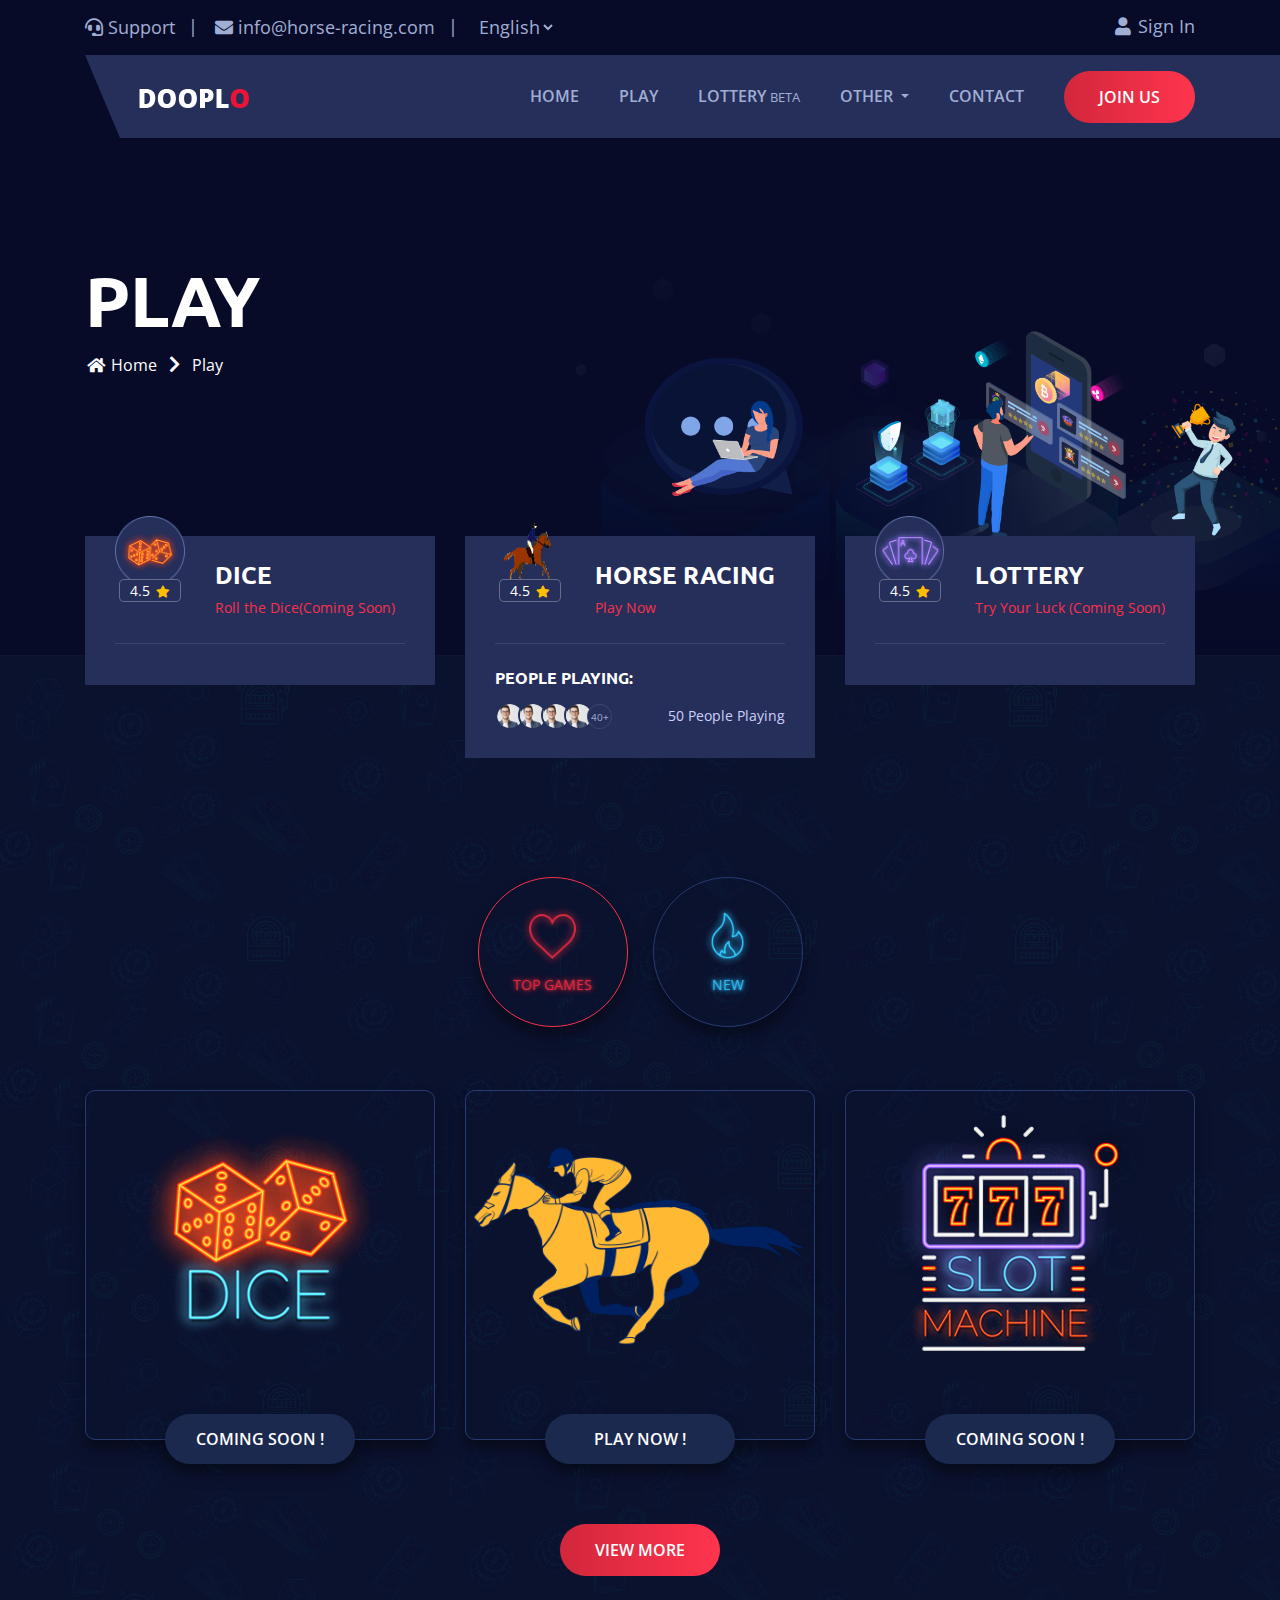
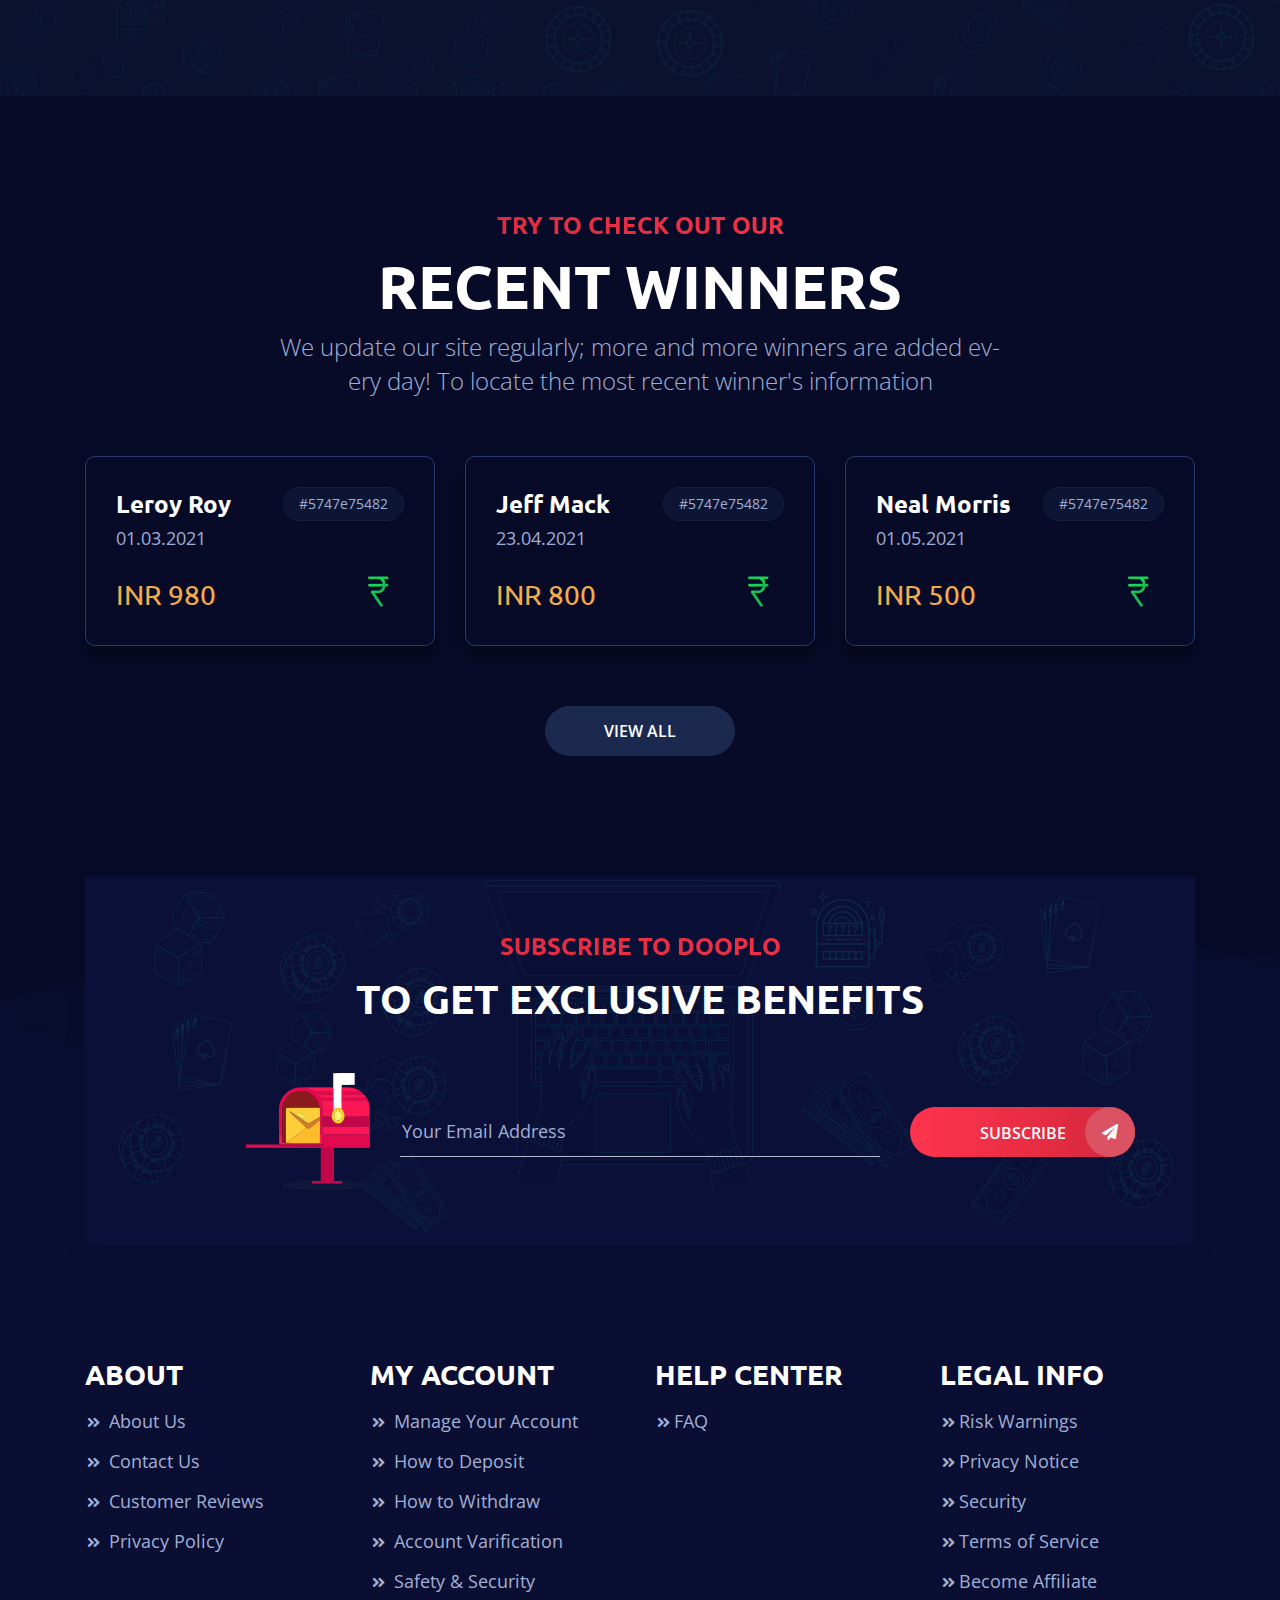
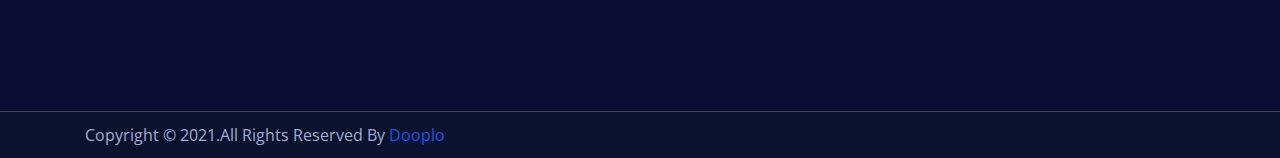
<file: play.html>
<!DOCTYPE html>
<html lang="en">

<head>
	<meta http-equiv="Content-Type" content="text/html; charset=UTF-8">
	<meta http-equiv="X-UA-Compatible" content="IE=edge" />
	<meta http-equiv="X-UA-Compatible" content="ie=edge">
	<meta name="forntEnd-Developer" content="Mamunur Rashid">
	<meta name="viewport" content="width=device-width, initial-scale=1.0">
	<title>Horse Racing - Gaming</title>
	<!-- favicon -->
	<link rel="shortcut icon" href="assets/images/favicon.png" type="image/x-icon">
	<!-- bootstrap -->
	<link rel="stylesheet" href="assets/css/bootstrap.min.css">
	<!-- Plugin css -->
	<link rel="stylesheet" href="assets/css/plugin.css">

	<!-- stylesheet -->
	<link rel="stylesheet" href="assets/css/style.css">
	<!-- responsive -->
	<link rel="stylesheet" href="assets/css/responsive.css">
</head>

<body>
	<!-- preloader area start -->
	<div class="preloader" id="preloader">
		<div class="loader loader-1">
			<div class="loader-outter"></div>
			<div class="loader-inner"></div>
		</div>
	</div>
	<!-- preloader area end -->
	<!-- Header Area Start  -->
	<header class="header">
		<!-- Top Header Area Start -->
		<section class="top-header">
			<div class="container">
				<div class="row">
					<div class="col-lg-12">
						<div class="content">
							<div class="left-content">
								<ul class="left-list">
									<li>
										<p>
											<i class="fas fa-headset"></i>	Support
										</p>
									</li>
									<li>
										<p>
											<i class="fas fa-envelope"></i>	info@horse-racing.com
										</p>
									</li>
									<li>
										<div class="language-selector">
											<select name="language" class="language">
												<option value="1">English</option>
												<!-- <option value="2">France</option>
												<option value="3">Japan</option> -->
											</select>
										</div>
									</li>
								</ul>
							</div>
							<div class="right-content">
								<ul class="right-list">
									<li>
										<a href="#" class="sign-in" data-toggle="modal" data-target="#login">
											<i class="fas fa-user"></i> Sign In
										</a>
									</li>
								</ul>
							</div>
						</div>
					</div>
				</div>
			</div>
		</section>
		<!-- Top Header Area End -->
		<!--Main-Menu Area Start-->
		<div class="mainmenu-area">
			<div class="container">
				<div class="row">
					<div class="col-lg-12">                 
						<nav class="navbar navbar-expand-lg navbar-light">
							<a class="navbar-brand" href="index.html">
								<img src="assets/images/logo.png" alt="">
							</a>
							<button class="navbar-toggler" type="button" data-toggle="collapse" data-target="#main_menu" aria-controls="main_menu"
								aria-expanded="false" aria-label="Toggle navigation">
								<span class="navbar-toggler-icon"></span>
							</button>
							<div class="collapse navbar-collapse fixed-height" id="main_menu">
								<ul class="navbar-nav ml-auto">
									<li class="nav-item dropdown">
										<a class="nav-link" href="index.html"  role="button" data-toggle="dropdown" aria-haspopup="true"
											aria-expanded="false">
											Home
										<div class="mr-hover-effect"></div>
										</a>
									</li>
									<li class="nav-item">
										<a class="nav-link" href="play.html">Play
												<div class="mr-hover-effect"></div></a>
									</li>
									<li class="nav-item">
										<a class="nav-link" href="lottery.html">lottery <small>beta</small>
												<div class="mr-hover-effect"></div></a>
									</li>
									<!-- <li class="nav-item">
										<a class="nav-link" href="tournaments.html">tournaments
												<div class="mr-hover-effect"></div></a>
									</li> -->
									<li class="nav-item dropdown">
										<a class="nav-link dropdown-toggle" href="#"  role="button" data-toggle="dropdown" aria-haspopup="true"
											aria-expanded="false">
											Other
											<div class="mr-hover-effect"></div>
										</a>
										<ul class="dropdown-menu" >
											<li><a class="dropdown-item" href="404.html"> <i class="fa fa-angle-double-right"></i>About</a></li>
											<li><a class="dropdown-item" href="affiliate.html"> <i class="fa fa-angle-double-right"></i>Affiliate</a></li>
											<!-- <li><a class="dropdown-item" href="awards.html"> <i class="fa fa-angle-double-right"></i>Awards</a></li> -->
											<!-- <li><a class="dropdown-item" href="bonus.html"> <i class="fa fa-angle-double-right"></i>Bonus</a></li> -->
											<!-- <li><a class="dropdown-item" href="cart.html"> <i class="fa fa-angle-double-right"></i>Cart</a></li> -->
											<li><a class="dropdown-item" href="faq.html"> <i class="fa fa-angle-double-right"></i>Faq</a></li>
											<li><a class="dropdown-item" href="how-it-work.html"> <i class="fa fa-angle-double-right"></i>How It Work</a></li>
											<li><a class="dropdown-item" href="terms-conditions.html"> <i class="fa fa-angle-double-right"></i>Terms & Condition</a></li>
											<li><a class="dropdown-item" href="terms-conditions-details.html"> <i class="fa fa-angle-double-right"></i>Condition Details</a></li>
											<!-- <li><a class="dropdown-item" href="404.html"> <i class="fa fa-angle-double-right"></i>404</a></li> -->
										</ul>
									</li>
									<li class="nav-item">
											<a class="nav-link" href="contact.html">Contact
													<div class="mr-hover-effect"></div></a>
										</li>
								</ul>
								<a href="#" class="mybtn1"  data-toggle="modal" data-target="#signin"> Join us</a>
							</div>
						</nav>
					</div>
				</div>
			</div>
		</div>
		<!--Main-Menu Area Start-->
	</header>
	<!-- Header Area End  -->

	<!-- Breadcrumb Area Start -->
	<section class="breadcrumb-area play">
		<img class="bc-img" src="assets/images/breadcrumb/play.png" alt="">
		<div class="container">
			<div class="row">
				<div class="col-lg-12">
					<h4 class="title">
						Play
					</h4>
					<ul class="breadcrumb-list">
						<li>
							<a href="index.html">
									<i class="fas fa-home"></i>
									Home
							</a>
						</li>
						<li>
							<span><i class="fas fa-chevron-right"></i> </span>
						</li>
						<li>
							<a href="play.html">Play</a>
						</li>
					</ul>
				</div>
			</div>
		</div>
	</section>
	<!-- Breadcrumb Area End -->

	<!-- Play Games Area Start -->
	<section class="play-games">
			<div class="container">
				<div class="row">
					<div class="col-lg-12">
						<div class="gaming-activities">
							<div class="gaming-activities-inner">
								<div class="row">
									<div class="col-lg-4 col-md-6">
										<div class="single-activities">
											<div class="top-area">
												<div class="left">
													<div class="icon">
														<img src="assets/images/play/icon1.png" alt="">
														<span>
															4.5 <i class="fas fa-star"></i>
														</span>
													</div>
												</div>
												<div class="right">
													<h4 class="title">
														 DICE
													</h4>
													<p class="text">
														Roll the Dice(Coming Soon)
													</p>
												</div>
											</div>
											<!-- <div class="bottom-area">
												<h4 class="title">People Playing:</h4>
												<div class="players-count">
													<ul class="players-list">
														<li>
															<img src="assets/images/play/people.png" alt="">
														</li>
														<li>
															<img src="assets/images/play/people.png" alt="">
														</li>
														<li>
															<img src="assets/images/play/people.png" alt="">
														</li>
														<li>
															<img src="assets/images/play/people.png" alt="">
														</li>
													</ul>
													<div class="count-num">
														40+
													</div>
												</div>
												<div class="pp">
													<p>50 People Playing</p>
												</div>
											</div> -->
										</div>
									</div>
									<div class="col-lg-4 col-md-6">
										<div class="single-activities">
											<div class="top-area">
												<div class="left">
													<div class="icon">
														<img src="assets/images/game/horse.gif" alt="">
														<span>
															4.5 <i class="fas fa-star"></i>
														</span>
													</div>
												</div>
												<div class="right">
													<h4 class="title">
														Horse Racing
													</h4>
													<p class="text">
														Play Now
													</p>
												</div>
											</div>
											<div class="bottom-area">
												<h4 class="title">People Playing:</h4>
												<div class="players-count">
													<ul class="players-list">
														<li>
															<img src="assets/images/play/people.png" alt="">
														</li>
														<li>
															<img src="assets/images/play/people.png" alt="">
														</li>
														<li>
															<img src="assets/images/play/people.png" alt="">
														</li>
														<li>
															<img src="assets/images/play/people.png" alt="">
														</li>
													</ul>
													<div class="count-num">
														40+
													</div>
												</div>
												<div class="pp">
													<p>50 People Playing</p>
												</div>
											</div>
										</div>
									</div>
									<div class="col-lg-4 col-md-6">
										<div class="single-activities">
											<div class="top-area">
												<div class="left">
													<div class="icon">
														<img src="assets/images/play/icon3.png" alt="">
														<span>
															4.5 <i class="fas fa-star"></i>
														</span>
													</div>
												</div>
												<div class="right">
													<h4 class="title">
														Lottery
													</h4>
													<p class="text">
														Try Your Luck (Coming Soon)
													</p>
												</div>
											</div>
											<!-- <div class="bottom-area">
												<h4 class="title">People Playing:</h4>
												<div class="players-count">
													<ul class="players-list">
														<li>
															<img src="assets/images/play/people.png" alt="">
														</li>
														<li>
															<img src="assets/images/play/people.png" alt="">
														</li>
														<li>
															<img src="assets/images/play/people.png" alt="">
														</li>
														<li>
															<img src="assets/images/play/people.png" alt="">
														</li>
													</ul>
													<div class="count-num">
														40+
													</div>
												</div>
												<div class="pp">
													<p>50 People Playing</p>
												</div>
											</div> -->
										</div>
									</div>
								</div>
							</div>
						</div>
					</div>
				</div>
			</div>
			<div class="all-games">
				<div class="container">
					<div class="row">
						<div class="col-lg-12 text-center">
							<ul class="nav" role="tablist">
							<li class="nav-item">
								<a class="nav-link active" id="pills-tab1-tab" data-toggle="pill" href="#pills-tab1" role="tab" aria-controls="pills-tab1" aria-selected="true">
									<div class="icon">
										<img class="one" src="assets/images/play/ic6.png" alt="">
										<img class="two" src="assets/images/play/ic66.png" alt="">
									</div>
									<span>Top Games</span>
								</a>
							</li>
							<li class="nav-item">
								<a class="nav-link" id="pills-tab2-tab" data-toggle="pill" href="#pills-tab2" role="tab" aria-controls="pills-tab2" aria-selected="false">
								<div class="icon">
									<img class="one" src="assets/images/play/ic1.png" alt="">
									<img class="two" src="assets/images/play/ic11.png" alt="">
								</div>
								<span>New</span>
								</a>
							</li>
							</ul>
							<div class="tab-content" id="pills-tabContent">
							<div class="tab-pane fade show active" id="pills-tab1" role="tabpanel" aria-labelledby="pills-tab1-tab">
								<div class="row">
									<div class="col-lg-4 col-md-6">
										<div class="single-game">
											<img src="assets/images/game/icon1.png" alt="">
											<a href="#" class="mybtn2">Coming Soon !</a>
										</div>
									</div>
									<div class="col-lg-4 col-md-6">
										<div class="single-game">
											<img src="assets/images/game/horse.png" alt="">
											<a href="./tournaments.html" class="mybtn2">PLay NoW !</a>
										</div>
									</div>
									<div class="col-lg-4 col-md-6">
										<div class="single-game">
											<img src="assets/images/game/icon3.png" alt="">
											<a href="#" class="mybtn2">Coming Soon !</a>
										</div>
									</div>
								</div>
								<div class="row">
									<div class="col-lg-12 text-center">
										<a href="#" class="mybtn1">View More</a>
									</div>
								</div>
							</div>
							<div class="tab-pane fade" id="pills-tab2" role="tabpanel" aria-labelledby="pills-tab2-tab">
								<div class="row">
									<div class="col-lg-4 col-md-6">
										<div class="single-game">
											<img src="assets/images/game/icon1.png" alt="">
											<a href="#" class="mybtn2">Coming Soon !</a>
										</div>
									</div>
									<div class="col-lg-4 col-md-6">
										<div class="single-game">
											<img src="assets/images/game/horse.png" alt="">
											<a href="#" class="mybtn2">PLay NoW !</a>
										</div>
									</div>
									<div class="col-lg-4 col-md-6">
										<div class="single-game">
											<img src="assets/images/game/icon3.png" alt="">
											<a href="#" class="mybtn2">Coming Soon !</a>
										</div>
									</div>
								<div class="row">
									<div class="col-lg-12 text-center">
										<a href="#" class="mybtn1">View More</a>
									</div>
								</div>
							</div>
						</div>
					</div>
				</div>
			</div>
	</section>
	<!-- Play Games Area End -->
		
	<!-- Recent Winners Area Start -->
	<section class="recent-winners">
		<div class="container">
				<div class="row justify-content-center">
					<div class="col-lg-8 col-md-10">
						<div class="section-heading">
							<h5 class="subtitle">
								Try to Check out our
							</h5>
							<h2 class="title">
									Recent Winners
							</h2>
							<p class="text">
								We update our site regularly; more and more winners are added every day! To locate the most recent winner's information
							</p>
						</div>
					</div>
				</div>
				<div class="row">
					<div class="col-lg-4">
						<div class="single-winer">
							<div class="top-area">
								<div class="left">
									<h4 class="name">
											Leroy Roy 
									</h4>
									<p class="date">
											01.03.2021
									</p>
								</div>
								<div class="right">
									<p class="id">#5747e75482</p>
								</div>
							</div>
							<div class="bottom-area">
								<div class="left">
										INR 980
								</div>
								<div class="right">
										<img src="assets/images/inr.png" alt="" style="max-width: 50px;">
								</div>
							</div>
						</div>
					</div>
					<div class="col-lg-4">
						<div class="single-winer">
							<div class="top-area">
								<div class="left">
									<h4 class="name">
											Jeff Mack
									</h4>
									<p class="date">
											23.04.2021
									</p>
								</div>
								<div class="right">
									<p class="id">#5747e75482</p>
								</div>
							</div>
							<div class="bottom-area">
								<div class="left">
										INR 800
								</div>
								<div class="right">
									<img src="assets/images/inr.png" alt="" style="max-width: 50px;">
								</div>
							</div>
						</div>
					</div>
					<div class="col-lg-4">
						<div class="single-winer">
							<div class="top-area">
								<div class="left">
									<h4 class="name">
											Neal Morris
									</h4>
									<p class="date">
											01.05.2021
									</p>
								</div>
								<div class="right">
									<p class="id">#5747e75482</p>
								</div>
							</div>
							<div class="bottom-area">
								<div class="left">
										INR 500
								</div>
								<div class="right">
									<img src="assets/images/inr.png" alt="" style="max-width: 50px;">
								</div>
							</div>
						</div>
					</div>
				</div>
				<div class="row">
					<div class="col-lg-12 text-xl-center">
						<a class="mybtn2" href="#">View All </a>
					</div>
				</div>
		</div>
	</section> 
	<!-- Recent Winners Area End -->

	<!-- Footer Area Start -->
	<footer class="footer" id="footer">
		<div class="subscribe-area">
			<div class="container">
				<div class="row">
					<div class="col-lg-12">
						<div class="subscribe-box">
								<form action="#">
							<div class="row">
								<div class="col-lg-12">
									<div class="heading-area">
											<h5 class="sub-title">
													subscribe to Dooplo
											</h5>
											<h4 class="title">
													To Get Exclusive Benefits
											</h4>
									</div>
								</div>
								<div class="col-lg-3 col-4 d-flex align-self-center">
									<div class="icon">
										<img src="assets/images/mail-box.png" alt="">
									</div>
								</div>
								<div class="col-lg-6 col-8 d-flex align-self-center">
									<div class="form-area">
											<input type="text" placeholder="Your Email Address">
									</div>
								</div>
								<div class="col-lg-3 d-flex align-self-center">
									<div class="button-area">
										<button class="mybtn1" type="submit">Subscribe
											<span><i class="fas fa-paper-plane"></i></span>
										</button>
									</div>
								</div>
							</div>
						</form>
						</div>
					</div>
				</div>
			</div>
		</div>
		<div class="container">
			<div class="row">
				<div class="col-sm-6 col-lg-3">
					<div class="footer-widget info-link-widget">
						<h4 class="title">
							About 
						</h4>
						<ul class="link-list">
							<li>
								<a href="#">
									<i class="fas fa-angle-double-right"></i>	About Us
								</a>
							</li>
							<li>
								<a href="#">
									<i class="fas fa-angle-double-right"></i>	Contact Us
								</a>
							</li>
							
							<li>
								<a href="#">
									<i class="fas fa-angle-double-right"></i>	Customer Reviews
								</a>
							</li>
							<li>
								<a href="#">
									<i class="fas fa-angle-double-right"></i>	Privacy Policy

								</a>
							</li>
						</ul>
					</div>
				</div>
				<div class="col-sm-6 col-lg-3">
					<div class="footer-widget info-link-widget">
						<h4 class="title">
							My Account
						</h4>
						<ul class="link-list">
							<li>
								<a href="#">
									<i class="fas fa-angle-double-right"></i> Manage Your Account
								</a>
							</li>
							<li>
								<a href="#">
									<i class="fas fa-angle-double-right"></i> How to Deposit
								</a>
							</li>
							<li>
								<a href="#">
									<i class="fas fa-angle-double-right"></i> How to Withdraw
								</a>
							</li>
							<li>
								<a href="#">
									<i class="fas fa-angle-double-right"></i> Account Varification
								</a>
							</li>
							<li>
								<a href="#">
									<i class="fas fa-angle-double-right"></i> Safety & Security
								</a>
							</li>
						</ul>
					</div>
				</div>
				<div class="col-sm-6 col-lg-3">
					<div class="footer-widget info-link-widget">
						<h4 class="title">
							help center 
						</h4>
						<ul class="link-list">
							<li>
								<a href="#">
									<i class="fas fa-angle-double-right"></i>FAQ
								</a>
							</li>
						</ul>
					</div>
				</div>
				<div class="col-sm-6 col-lg-3">
					<div class="footer-widget info-link-widget">
						<h4 class="title">
							Legal Info
						</h4>
						<ul class="link-list">
							<li>
								<a href="#">
									<i class="fas fa-angle-double-right"></i>Risk Warnings
								</a>
							</li>
							<li>
								<a href="#">
									<i class="fas fa-angle-double-right"></i>Privacy Notice
								</a>
							</li>
							<li>
								<a href="#">
									<i class="fas fa-angle-double-right"></i>Security
								</a>
							</li>
							<li>
								<a href="#">
									<i class="fas fa-angle-double-right"></i>Terms of Service
								</a>
							</li>
							<li>
								<a href="#">
									<i class="fas fa-angle-double-right"></i>Become Affiliate
								</a>
							</li>
						</ul>
					</div>
				</div>
			</div>
		</div>
		<div class="copy-bg">
			<div class="container">
				<div class="row">
					<div class="col-lg-5">
						<div class="left-area">
							<p>Copyright © 2021.All Rights Reserved By <a href="#">Dooplo</a>
							</p>
						</div>
					</div>
					
				</div>
			</div>
		</div>
	</footer> 
	<!-- Footer Area End -->

	<!-- Back to Top Start -->
	<div class="bottomtotop">
		<i class="fas fa-chevron-right"></i>
	</div>
	<!-- Back to Top End -->

	<!-- Login Area Start -->
	<div class="modal fade login-modal" id="login" tabindex="-1" role="dialog" aria-labelledby="login" aria-hidden="true">
			<div class="modal-dialog modal-dialog-centered" role="document">
			<div class="modal-content">
				<button type="button" class="close" data-dismiss="modal" aria-label="Close"><span aria-hidden="true">&times;</span></button>
				<div class="modal-body">
					<div class="logo-area">
							<img class="logo" src="assets/images/logo.png" alt="">
					</div>
					<div class="header-area">
						<h4 class="title">Great to have you back!</h4>
						<p class="sub-title">Enter your details below.</p>
					</div>
					<div class="form-area">
						<form action="#"  method="POST">
							<div class="form-group">
									<label for="login-input-email">Mobile Number*</label>
									<input type="tel" class="input-field" id="login-input-no"  placeholder="Enter your Mobile Number">
							</div>
							
							<!-- <div class="form-group">
								<div class="box">
									<div class="right">
										<a href="#">
											Forgot Password ?
										</a>
									</div>
								</div>
							</div> -->
							<div class="form-group">
								   <button type="submit" class="mybtn1">Sign in</button>
							</div>
						</form>
					</div>
					<div class="form-footer">
						<p>Not a member? 
								<a href="#" data-target="#signin">Create account <i class="fas fa-angle-double-right"></i></a>
						</p>
					</div>
				</div>
			</div>
			</div>
		</div>
		<!-- Login Area End -->
	
		<!-- SignIn Area Start -->
		<div class="modal fade login-modal sign-in" id="signin" tabindex="-1" role="dialog" aria-labelledby="signin" aria-hidden="true">
				<div class="modal-dialog modal-dialog-centered " role="document">
				<div class="modal-content">
					<button type="button" class="close" data-dismiss="modal" aria-label="Close"><span aria-hidden="true">&times;</span></button>
					<div class="modal-body">
						<div class="logo-area">
								<img class="logo" src="assets/images/logo.png" alt="">
						</div>
						<div class="header-area">
							<h4 class="title">Great to have you back!</h4>
							<p class="sub-title">Enter your details below.</p>
						</div>
						<div class="form-area">
							<form action="#" method="POST">
								<div class="form-group">
										<label for="input-name">First Name*</label>
										<input type="text" class="input-field" id="input-name"  placeholder="Enter your First Name">
								</div>
								<div class="form-group">
									<label for="input-name">Second Name*</label>
									<input type="text" class="input-field" id="input-name"  placeholder="Enter your Second Name">
								</div>
								<div class="form-group">
										<label for="input-con-no">Mobile Number*</label>
										<input type="password" class="input-field" id="input-con-no"  placeholder="Enter your Mobile Number">
								</div>
								<div class="form-group">
									<div class="check-group">
											<input type="checkbox" class="check-box-field" id="input-terms" checked>
											<label for="input-terms">
													I agree with <a href="#">terms and Conditions</a> and  <a href="#">privacy policy</a>
											</label>
									</div>
								</div>
								<div class="form-group">
									<button type="submit" class="mybtn1">Get OTP</button>
								</div>
							</form>
						</div>
					</div>
				</div>
				</div>
			</div>
		<!-- SignIn Area End -->

	<!-- jquery -->
	<script src="assets/js/jquery.js"></script>
	<!-- popper -->
	<script src="assets/js/popper.min.js"></script>
	<!-- bootstrap -->
	<script src="assets/js/bootstrap.min.js"></script>
	<!-- plugin js-->
	<script src="assets/js/plugin.js"></script>

	<!-- MpusemoverParallax JS-->
	<script src="assets/js/TweenMax.js"></script>
	<script src="assets/js/mousemoveparallax.js"></script>
	<!-- main -->
	<script src="assets/js/main.js"></script>
</body>

</html>
</file>
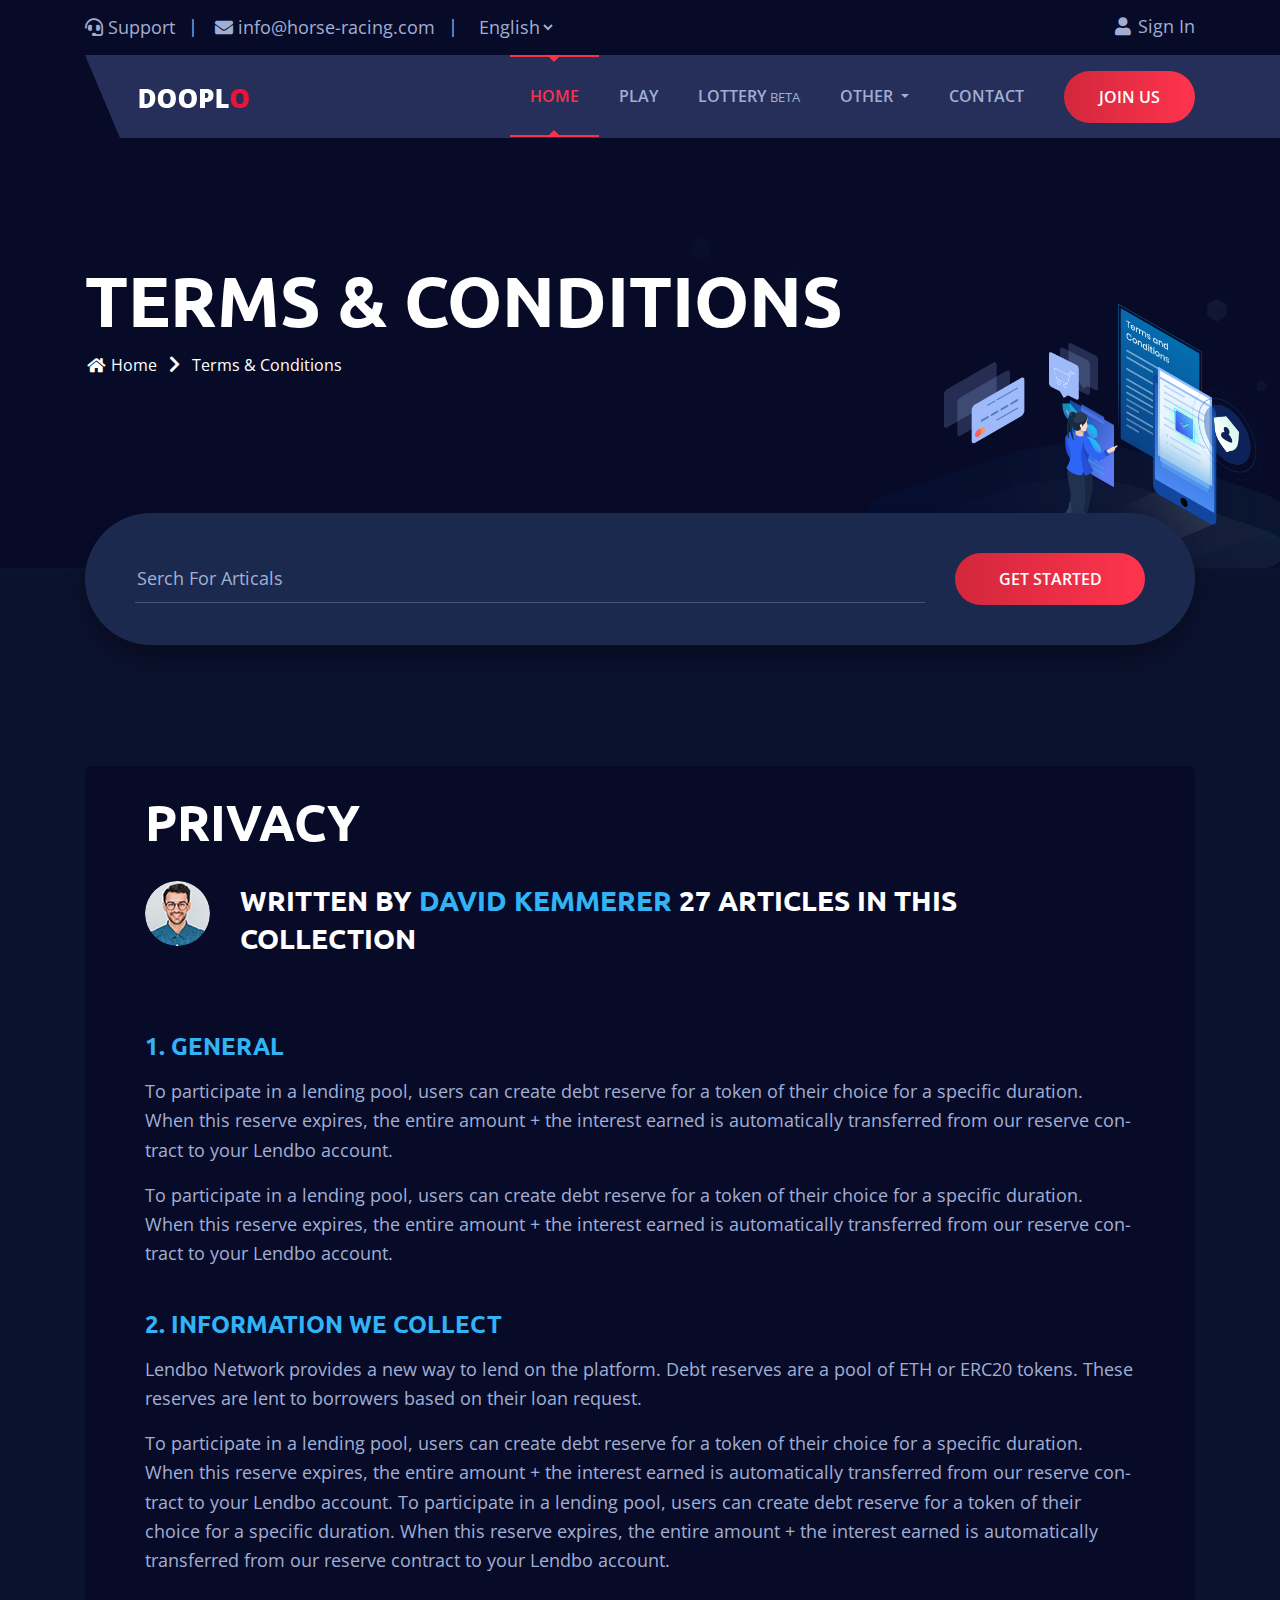
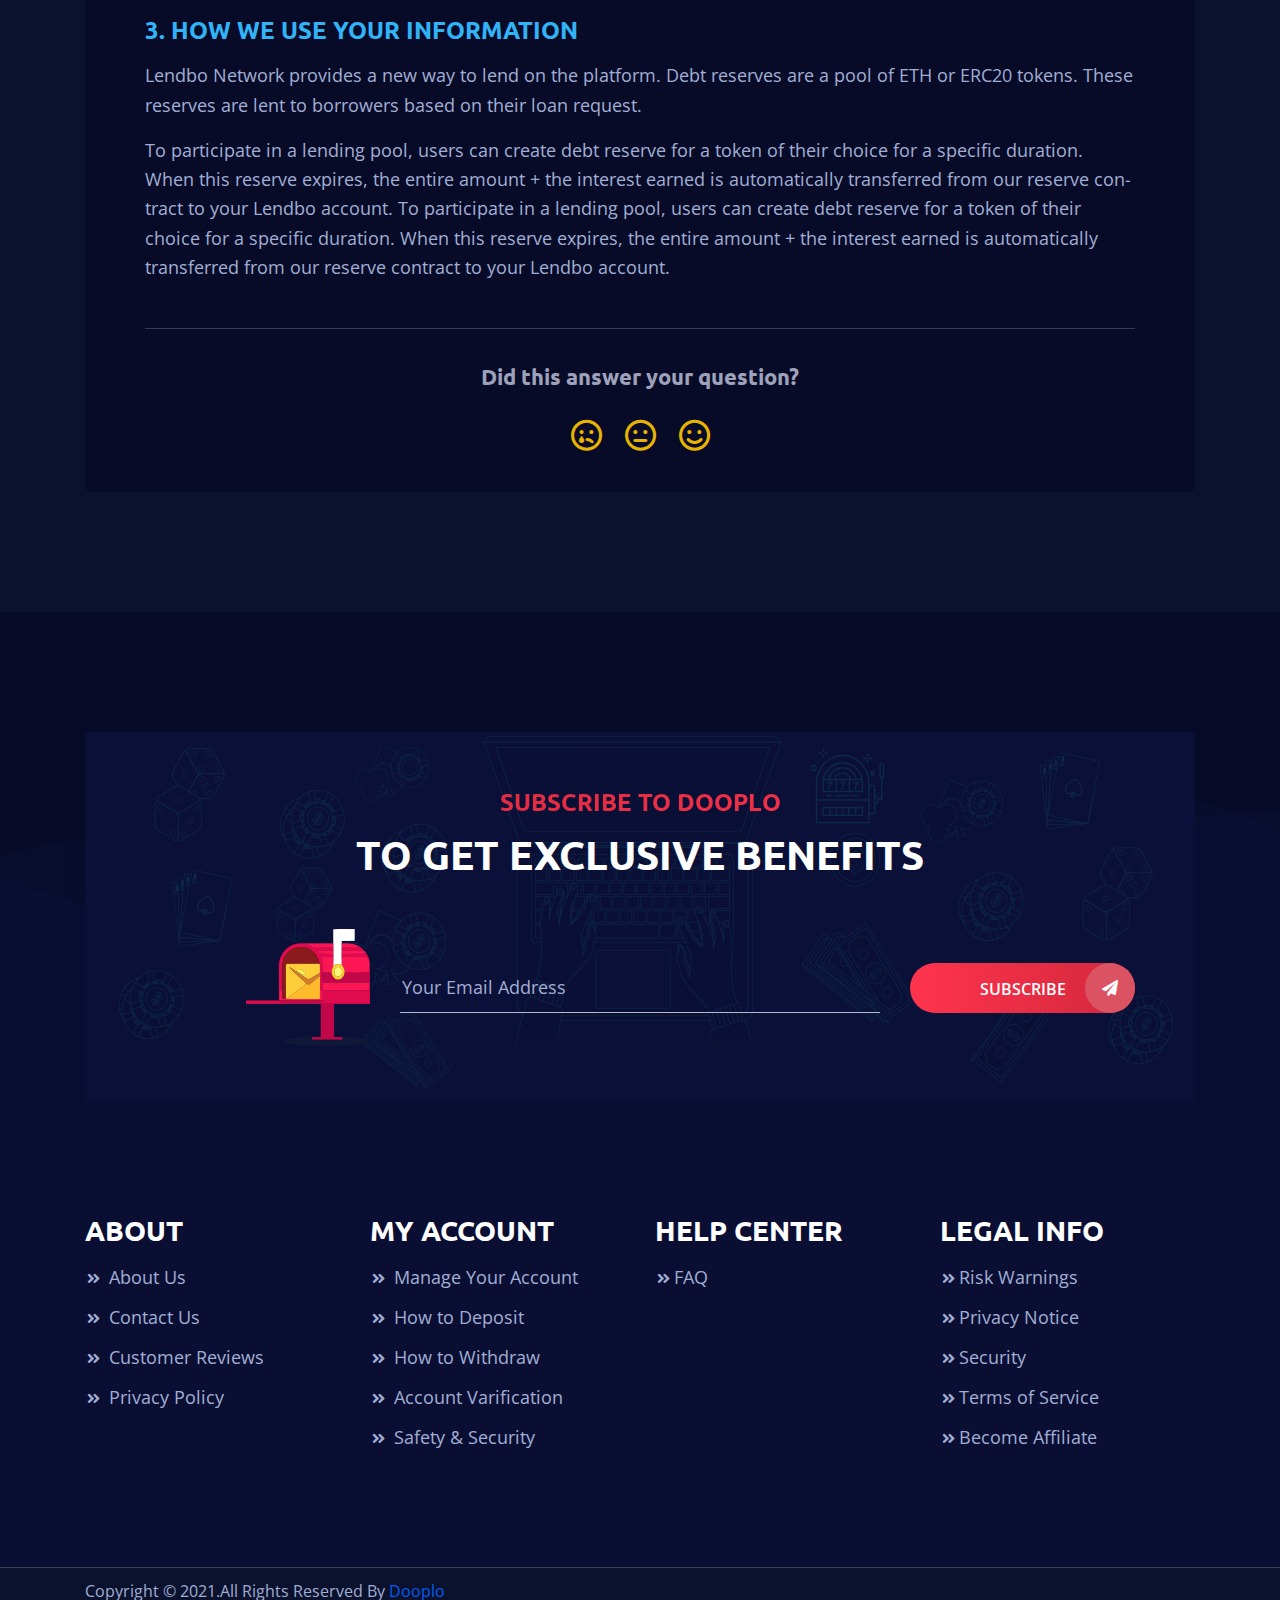
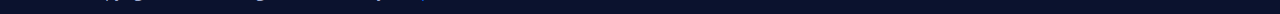
<file: terms-conditions-details.html>
<!DOCTYPE html>
<html lang="en">

<head>
	<meta http-equiv="Content-Type" content="text/html; charset=UTF-8">
	<meta http-equiv="X-UA-Compatible" content="IE=edge" />
	<meta http-equiv="X-UA-Compatible" content="ie=edge">
	<meta name="forntEnd-Developer" content="Mamunur Rashid">
	<meta name="viewport" content="width=device-width, initial-scale=1.0">
	<title> Horse Racing - Gaming</title>
	<!-- favicon -->
	<link rel="shortcut icon" href="assets/images/favicon.png" type="image/x-icon">
	<!-- bootstrap -->
	<link rel="stylesheet" href="assets/css/bootstrap.min.css">
	<!-- Plugin css -->
	<link rel="stylesheet" href="assets/css/plugin.css">

	<!-- stylesheet -->
	<link rel="stylesheet" href="assets/css/style.css">
	<!-- responsive -->
	<link rel="stylesheet" href="assets/css/responsive.css">
</head>

<body>
	<!-- preloader area start -->
	<div class="preloader" id="preloader">
		<div class="loader loader-1">
			<div class="loader-outter"></div>
			<div class="loader-inner"></div>
		</div>
	</div>
	<!-- preloader area end -->

	<!-- Header Area Start  -->
	<header class="header">
		<!-- Top Header Area Start -->
		<section class="top-header">
			<div class="container">
				<div class="row">
					<div class="col-lg-12">
						<div class="content">
							<div class="left-content">
								<ul class="left-list">
									<li>
										<p>
											<i class="fas fa-headset"></i>	Support
										</p>
									</li>
									<li>
										<p>
											<i class="fas fa-envelope"></i>	info@horse-racing.com
										</p>
									</li>
									<li>
										<div class="language-selector">
											<select name="language" class="language">
												<option value="1">English</option>
												<!-- <option value="2">France</option>
												<option value="3">Japan</option> -->
											</select>
										</div>
									</li>
								</ul>
							</div>
							<div class="right-content">
								<ul class="right-list">
									<li>
										<a href="#" class="sign-in" data-toggle="modal" data-target="#login">
											<i class="fas fa-user"></i> Sign In
										</a>
									</li>
								</ul>
							</div>
						</div>
					</div>
				</div>
			</div>
		</section>
		<!-- Top Header Area End -->
		<!--Main-Menu Area Start-->
		<div class="mainmenu-area">
			<div class="container">
				<div class="row">
					<div class="col-lg-12">                 
						<nav class="navbar navbar-expand-lg navbar-light">
							<a class="navbar-brand" href="index.html">
								<img src="assets/images/logo.png" alt="">
							</a>
							<button class="navbar-toggler" type="button" data-toggle="collapse" data-target="#main_menu" aria-controls="main_menu"
								aria-expanded="false" aria-label="Toggle navigation">
								<span class="navbar-toggler-icon"></span>
							</button>
							<div class="collapse navbar-collapse fixed-height" id="main_menu">
								<ul class="navbar-nav ml-auto">
									<li class="nav-item dropdown">
										<a class="nav-link active" href="index.html"  role="button" data-toggle="dropdown" aria-haspopup="true"
											aria-expanded="false">
											Home
										<div class="mr-hover-effect"></div>
										</a>
									</li>
									<li class="nav-item">
										<a class="nav-link" href="play.html">Play
												<div class="mr-hover-effect"></div></a>
									</li>
									<li class="nav-item">
										<a class="nav-link" href="lottery.html">lottery <small>beta</small>
												<div class="mr-hover-effect"></div></a>
									</li>
									<!-- <li class="nav-item">
										<a class="nav-link" href="tournaments.html">tournaments
												<div class="mr-hover-effect"></div></a>
									</li> -->
									<li class="nav-item dropdown">
										<a class="nav-link dropdown-toggle" href="#"  role="button" data-toggle="dropdown" aria-haspopup="true"
											aria-expanded="false">
											Other
											<div class="mr-hover-effect"></div>
										</a>
										<ul class="dropdown-menu" >
											<li><a class="dropdown-item" href="404.html"> <i class="fa fa-angle-double-right"></i>About</a></li>
											<li><a class="dropdown-item" href="affiliate.html"> <i class="fa fa-angle-double-right"></i>Affiliate</a></li>
											<!-- <li><a class="dropdown-item" href="awards.html"> <i class="fa fa-angle-double-right"></i>Awards</a></li> -->
											<!-- <li><a class="dropdown-item" href="bonus.html"> <i class="fa fa-angle-double-right"></i>Bonus</a></li> -->
											<!-- <li><a class="dropdown-item" href="cart.html"> <i class="fa fa-angle-double-right"></i>Cart</a></li> -->
											<li><a class="dropdown-item" href="faq.html"> <i class="fa fa-angle-double-right"></i>Faq</a></li>
											<li><a class="dropdown-item" href="how-it-work.html"> <i class="fa fa-angle-double-right"></i>How It Work</a></li>
											<li><a class="dropdown-item" href="terms-conditions.html"> <i class="fa fa-angle-double-right"></i>Terms & Condition</a></li>
											<li><a class="dropdown-item" href="terms-conditions-details.html"> <i class="fa fa-angle-double-right"></i>Condition Details</a></li>
											<!-- <li><a class="dropdown-item" href="404.html"> <i class="fa fa-angle-double-right"></i>404</a></li> -->
										</ul>
									</li>
									<li class="nav-item">
											<a class="nav-link" href="contact.html">Contact
													<div class="mr-hover-effect"></div></a>
										</li>
								</ul>
								<a href="#" class="mybtn1"  data-toggle="modal" data-target="#signin"> Join us</a>
							</div>
						</nav>
					</div>
				</div>
			</div>
		</div>
		<!--Main-Menu Area Start-->
	</header>
	<!-- Header Area End  -->

	<!-- Breadcrumb Area Start -->
	<section class="breadcrumb-area  bc-terms">
		<img class="bc-img" src="assets/images/breadcrumb/tc.png" alt="">
		<div class="container">
			<div class="row">
				<div class="col-lg-12">
					<h4 class="title">
						terms & conditions
					</h4>
					<ul class="breadcrumb-list">
						<li>
							<a href="index.html">
								<i class="fas fa-home"></i>
								Home
							</a>
						</li>
						<li>
							<span><i class="fas fa-chevron-right"></i> </span>
						</li>
						<li>
							<a href="terms-conditions-details.html">Terms & Conditions</a>
						</li>
					</ul>
				</div>
			</div>
		</div>
	</section>
	<!-- Breadcrumb Area End -->

	<!-- Serch Area Start -->
	<div class="serch-area">
		<div class="container">
			<div class="row">
				<div class="col-lg-12">
					<div class="serch-box">
						<div class="row">
							<div class="col-lg-12">
								<form action="#">
									<ul class="list">
										<li class="input-field">
											<input type="text" placeholder="Serch For Articals">
										</li>
										<li class="button">
											<button type="submit" class="mybtn1">Get Started </button>
										</li>
									</ul>
								</form>
							</div>
						</div>
					</div>
				</div>
			</div>
		</div>
	</div>
	<!-- Serch Area End -->

	<!-- Help Section Area Start -->
	<section class="help-section writter-artical-details">
		<div class="container">
			<div class="row">
				<div class="col-lg-12">
					<div class="help-box">
						<div class="help-box-inner2 mt-0">
							<div class="single-artical">
								<div class="content">
										<h4 class="top-title">
												Privacy
										</h4>
										<div class="writer-profile">
												<div class="img">
													<img src="assets/images/tc.png" alt="">
												</div>
												<div class="writer-content">
														<h5 class="w-name">
														Written by <a href="#">
															David Kemmerer
														</a>
													<span>27 articles in this collection
													</span>  
												</h5>
												</div>
											</div>
										<div class="inner-content">
											<h4 class="title">
													1. GENERAL
											</h4>
												<p class="text">
														To participate in a lending pool, users can create debt reserve for a token of their choice for a specific duration. When this 
														reserve expires, the entire amount + the interest earned is automatically transferred from our reserve contract to your Lendbo account.
												</p>
												<p class="text">
														To participate in a lending pool, users can create debt reserve for a token of their choice for a specific duration. When this 
														reserve expires, the entire amount + the interest earned is automatically transferred from our reserve contract to your Lendbo account.
												</p>
												<h4 class="title">
														2. INFORMATION WE COLLECT
												</h4>
												<p class="text">
														Lendbo Network provides a new way to lend on the platform. Debt reserves are a pool of ETH or ERC20 tokens. These reserves are lent to borrowers based on their loan request. 
												</p>
												<p class="text">
														To participate in a lending pool, users can create debt reserve for a token of their choice for a specific duration. When this 
														reserve expires, the entire amount + the interest earned is automatically transferred from our reserve contract to your Lendbo account.	To participate in a lending pool, users can create debt reserve for a token of their choice for a specific duration. When this 
														reserve expires, the entire amount + the interest earned is automatically transferred from our reserve contract to your Lendbo account.
												</p>
												<h4 class="title">
														3. HOW WE USE YOUR INFORMATION
												</h4>
												<p class="text">
														Lendbo Network provides a new way to lend on the platform. Debt reserves are a pool of ETH or ERC20 tokens. These reserves are lent to borrowers based on their loan request. 
												</p>
												<p class="text">
														To participate in a lending pool, users can create debt reserve for a token of their choice for a specific duration. When this 
														reserve expires, the entire amount + the interest earned is automatically transferred from our reserve contract to your Lendbo account.	To participate in a lending pool, users can create debt reserve for a token of their choice for a specific duration. When this 
														reserve expires, the entire amount + the interest earned is automatically transferred from our reserve contract to your Lendbo account.
												</p>
										</div>
								</div>
								<div class="footer-content">
									<h4 class="heading">
											Did this answer your question?
									</h4>
									<ul class="emojis">
										<li>
											<a href="#">
													<i class="far fa-sad-tear"></i>
											</a>
										</li>
										<li>
											<a href="#">
													<i class="far fa-meh"></i>
											</a>
										</li>
										<li>
											<a href="#">
													<i class="far fa-smile"></i>
											</a>
										</li>
									</ul>
								</div>
							</div>
						</div>
					</div>
				</div>
			</div>
		</div>
	</section>
	<!-- Help Section Area End -->

	<!-- Footer Area Start -->
	<footer class="footer" id="footer">
		<div class="subscribe-area">
			<div class="container">
				<div class="row">
					<div class="col-lg-12">
						<div class="subscribe-box">
								<form action="#">
							<div class="row">
								<div class="col-lg-12">
									<div class="heading-area">
											<h5 class="sub-title">
													subscribe to Dooplo
											</h5>
											<h4 class="title">
													To Get Exclusive Benefits
											</h4>
									</div>
								</div>
								<div class="col-lg-3 col-4 d-flex align-self-center">
									<div class="icon">
										<img src="assets/images/mail-box.png" alt="">
									</div>
								</div>
								<div class="col-lg-6 col-8 d-flex align-self-center">
									<div class="form-area">
											<input type="text" placeholder="Your Email Address">
									</div>
								</div>
								<div class="col-lg-3 d-flex align-self-center">
									<div class="button-area">
										<button class="mybtn1" type="submit">Subscribe
											<span><i class="fas fa-paper-plane"></i></span>
										</button>
									</div>
								</div>
							</div>
						</form>
						</div>
					</div>
				</div>
			</div>
		</div>
		<div class="container">
			<div class="row">
				<div class="col-sm-6 col-lg-3">
					<div class="footer-widget info-link-widget">
						<h4 class="title">
							About 
						</h4>
						<ul class="link-list">
							<li>
								<a href="#">
									<i class="fas fa-angle-double-right"></i>	About Us
								</a>
							</li>
							<li>
								<a href="#">
									<i class="fas fa-angle-double-right"></i>	Contact Us
								</a>
							</li>
							
							<li>
								<a href="#">
									<i class="fas fa-angle-double-right"></i>	Customer Reviews
								</a>
							</li>
							<li>
								<a href="#">
									<i class="fas fa-angle-double-right"></i>	Privacy Policy

								</a>
							</li>
						</ul>
					</div>
				</div>
				<div class="col-sm-6 col-lg-3">
					<div class="footer-widget info-link-widget">
						<h4 class="title">
							My Account
						</h4>
						<ul class="link-list">
							<li>
								<a href="#">
									<i class="fas fa-angle-double-right"></i> Manage Your Account
								</a>
							</li>
							<li>
								<a href="#">
									<i class="fas fa-angle-double-right"></i> How to Deposit
								</a>
							</li>
							<li>
								<a href="#">
									<i class="fas fa-angle-double-right"></i> How to Withdraw
								</a>
							</li>
							<li>
								<a href="#">
									<i class="fas fa-angle-double-right"></i> Account Varification
								</a>
							</li>
							<li>
								<a href="#">
									<i class="fas fa-angle-double-right"></i> Safety & Security
								</a>
							</li>
						</ul>
					</div>
				</div>
				<div class="col-sm-6 col-lg-3">
					<div class="footer-widget info-link-widget">
						<h4 class="title">
							help center 
						</h4>
						<ul class="link-list">
							<li>
								<a href="#">
									<i class="fas fa-angle-double-right"></i>FAQ
								</a>
							</li>
						</ul>
					</div>
				</div>
				<div class="col-sm-6 col-lg-3">
					<div class="footer-widget info-link-widget">
						<h4 class="title">
							Legal Info
						</h4>
						<ul class="link-list">
							<li>
								<a href="#">
									<i class="fas fa-angle-double-right"></i>Risk Warnings
								</a>
							</li>
							<li>
								<a href="#">
									<i class="fas fa-angle-double-right"></i>Privacy Notice
								</a>
							</li>
							<li>
								<a href="#">
									<i class="fas fa-angle-double-right"></i>Security
								</a>
							</li>
							<li>
								<a href="#">
									<i class="fas fa-angle-double-right"></i>Terms of Service
								</a>
							</li>
							<li>
								<a href="#">
									<i class="fas fa-angle-double-right"></i>Become Affiliate
								</a>
							</li>
						</ul>
					</div>
				</div>
			</div>
		</div>
		<div class="copy-bg">
			<div class="container">
				<div class="row">
					<div class="col-lg-5">
						<div class="left-area">
							<p>Copyright © 2021.All Rights Reserved By <a href="#">Dooplo</a>
							</p>
						</div>
					</div>
					
				</div>
			</div>
		</div>
	</footer> 
	<!-- Footer Area End -->

	<!-- Back to Top Start -->
	<div class="bottomtotop">
		<i class="fas fa-chevron-right"></i>
	</div>
	<!-- Back to Top End -->

	<!-- Login Area Start -->
	<div class="modal fade login-modal" id="login" tabindex="-1" role="dialog" aria-labelledby="login" aria-hidden="true">
			<div class="modal-dialog modal-dialog-centered" role="document">
			<div class="modal-content">
				<button type="button" class="close" data-dismiss="modal" aria-label="Close"><span aria-hidden="true">&times;</span></button>
				<div class="modal-body">
					<div class="logo-area">
							<img class="logo" src="assets/images/logo.png" alt="">
					</div>
					<div class="header-area">
						<h4 class="title">Great to have you back!</h4>
						<p class="sub-title">Enter your details below.</p>
					</div>
					<div class="form-area">
						<form action="#"  method="POST">
							<div class="form-group">
									<label for="login-input-email">Mobile Number*</label>
									<input type="tel" class="input-field" id="login-input-no"  placeholder="Enter your Mobile Number">
							</div>
							
							<!-- <div class="form-group">
								<div class="box">
									<div class="right">
										<a href="#">
											Forgot Password ?
										</a>
									</div>
								</div>
							</div> -->
							<div class="form-group">
								   <button type="submit" class="mybtn1">Sign in</button>
							</div>
						</form>
					</div>
					<div class="form-footer">
						<p>Not a member? 
								<a href="#" data-target="#signin">Create account <i class="fas fa-angle-double-right"></i></a>
						</p>
					</div>
				</div>
			</div>
			</div>
		</div>
		<!-- Login Area End -->
	
		<!-- SignIn Area Start -->
		<div class="modal fade login-modal sign-in" id="signin" tabindex="-1" role="dialog" aria-labelledby="signin" aria-hidden="true">
				<div class="modal-dialog modal-dialog-centered " role="document">
				<div class="modal-content">
					<button type="button" class="close" data-dismiss="modal" aria-label="Close"><span aria-hidden="true">&times;</span></button>
					<div class="modal-body">
						<div class="logo-area">
								<img class="logo" src="assets/images/logo.png" alt="">
						</div>
						<div class="header-area">
							<h4 class="title">Great to have you back!</h4>
							<p class="sub-title">Enter your details below.</p>
						</div>
						<div class="form-area">
							<form action="#" method="POST">
								<div class="form-group">
										<label for="input-name">First Name*</label>
										<input type="text" class="input-field" id="input-name"  placeholder="Enter your First Name">
								</div>
								<div class="form-group">
									<label for="input-name">Second Name*</label>
									<input type="text" class="input-field" id="input-name"  placeholder="Enter your Second Name">
								</div>
								<div class="form-group">
										<label for="input-con-no">Mobile Number*</label>
										<input type="password" class="input-field" id="input-con-no"  placeholder="Enter your Mobile Number">
								</div>
								<div class="form-group">
									<div class="check-group">
											<input type="checkbox" class="check-box-field" id="input-terms" checked>
											<label for="input-terms">
													I agree with <a href="#">terms and Conditions</a> and  <a href="#">privacy policy</a>
											</label>
									</div>
								</div>
								<div class="form-group">
									<button type="submit" class="mybtn1">Get OTP</button>
								</div>
							</form>
						</div>
					</div>
				</div>
				</div>
			</div>
		<!-- SignIn Area End -->

	<!-- jquery -->
	<script src="assets/js/jquery.js"></script>
	<!-- popper -->
	<script src="assets/js/popper.min.js"></script>
	<!-- bootstrap -->
	<script src="assets/js/bootstrap.min.js"></script>
	<!-- plugin js-->
	<script src="assets/js/plugin.js"></script>

	<!-- MpusemoverParallax JS-->
	<script src="assets/js/TweenMax.js"></script>
	<script src="assets/js/mousemoveparallax.js"></script>
	<!-- main -->
	<script src="assets/js/main.js"></script>
</body>

</html>
</file>
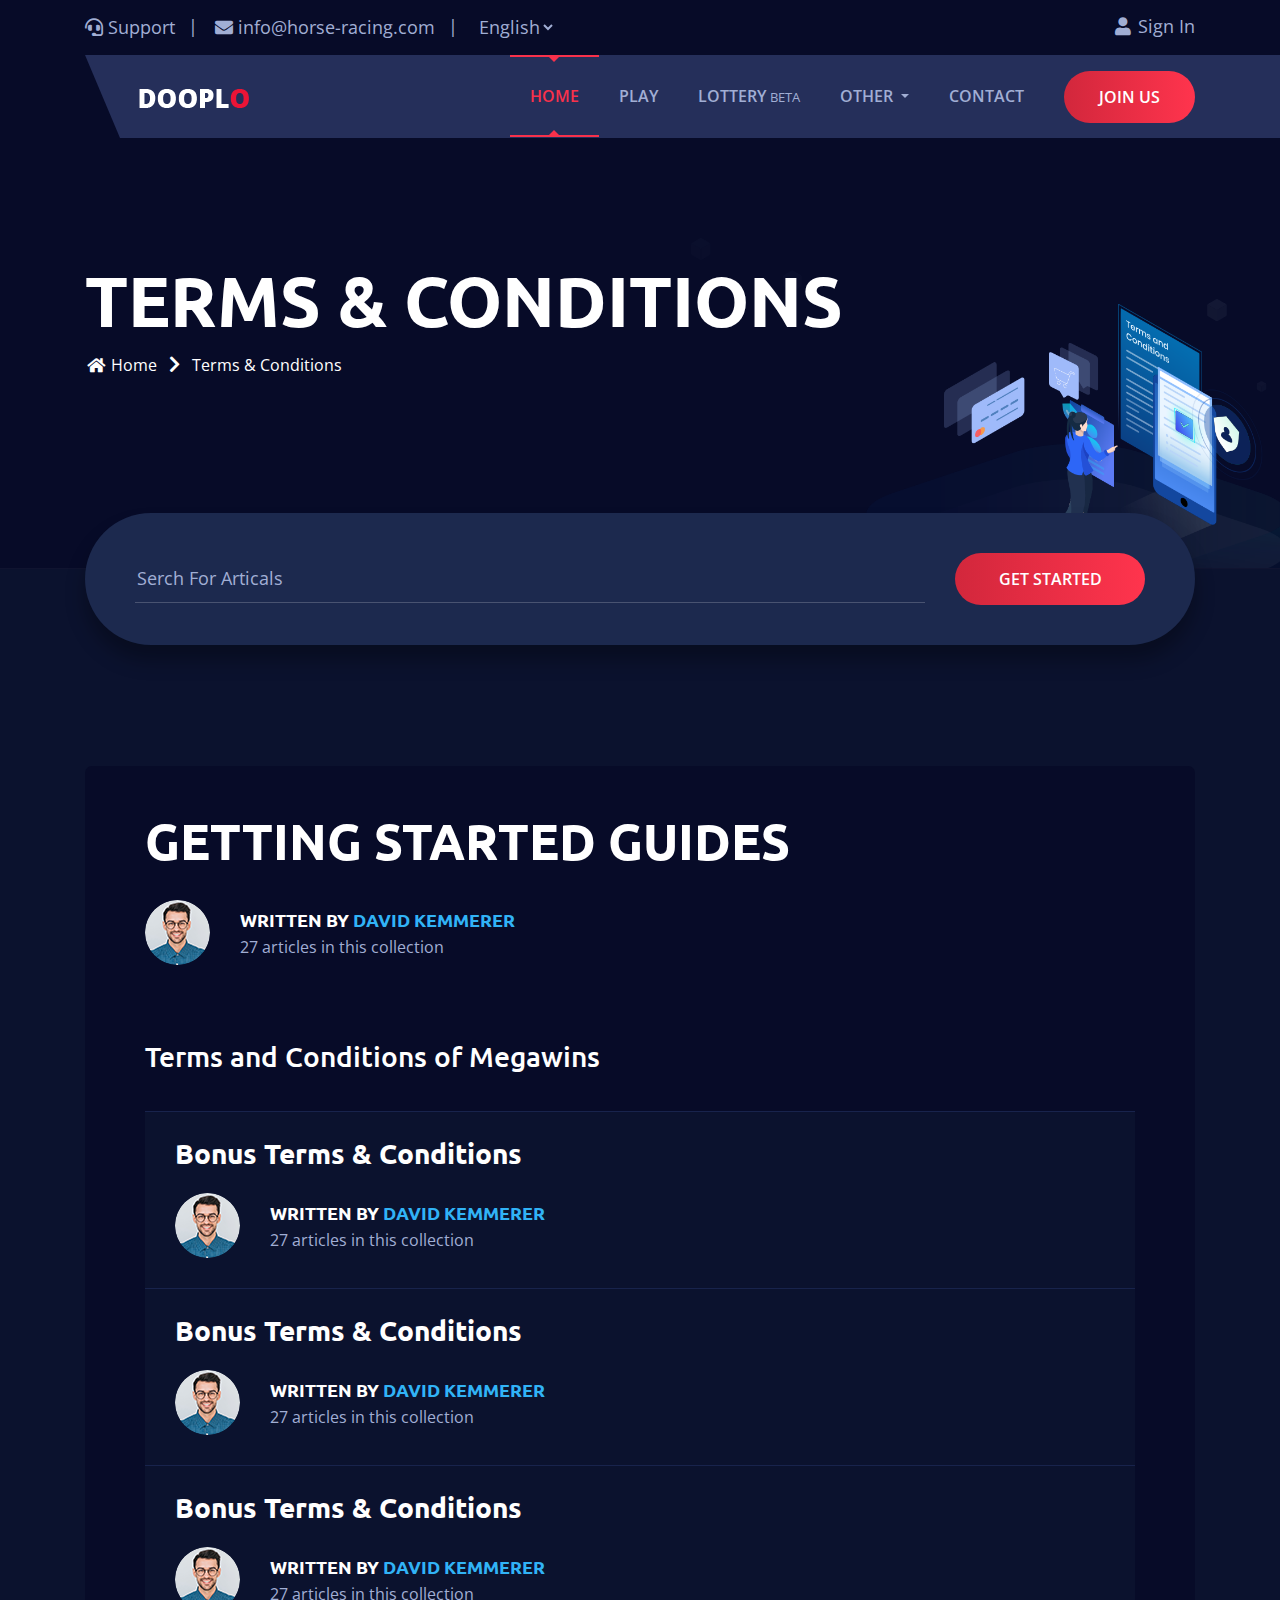
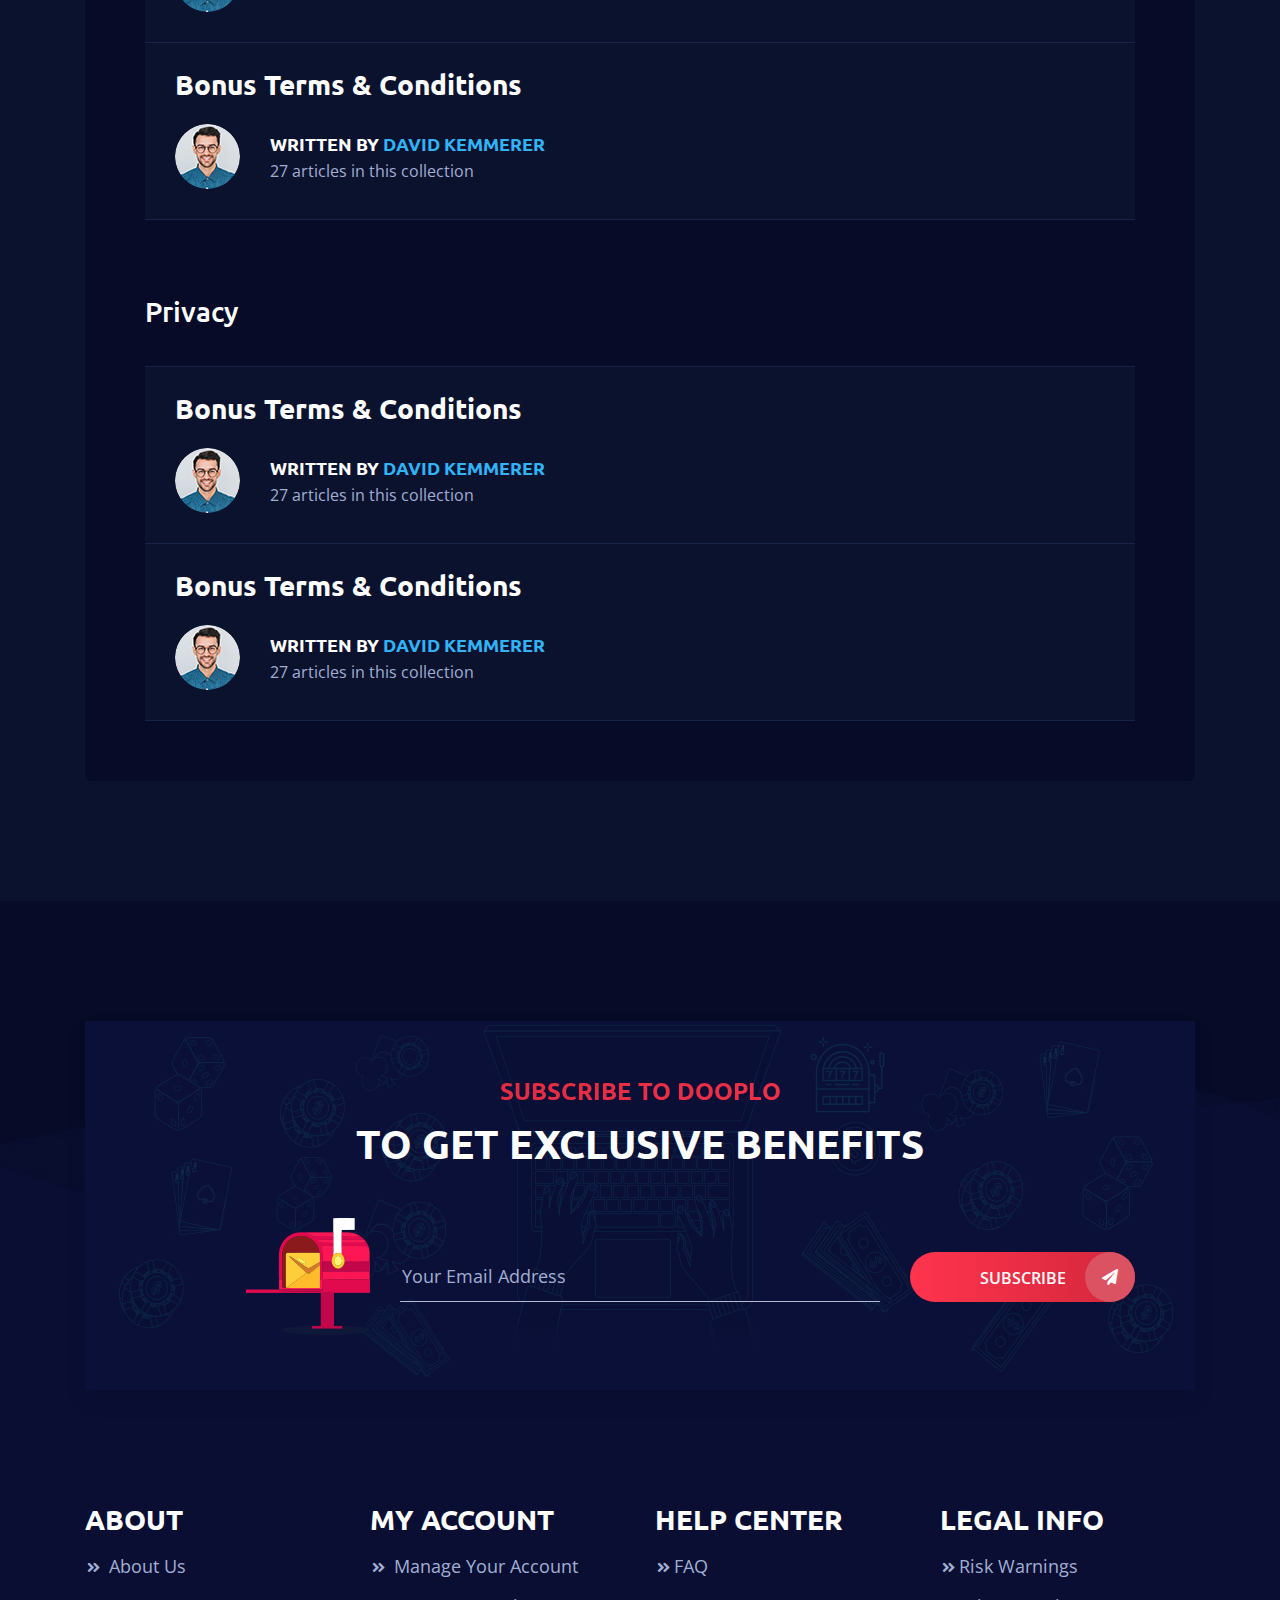
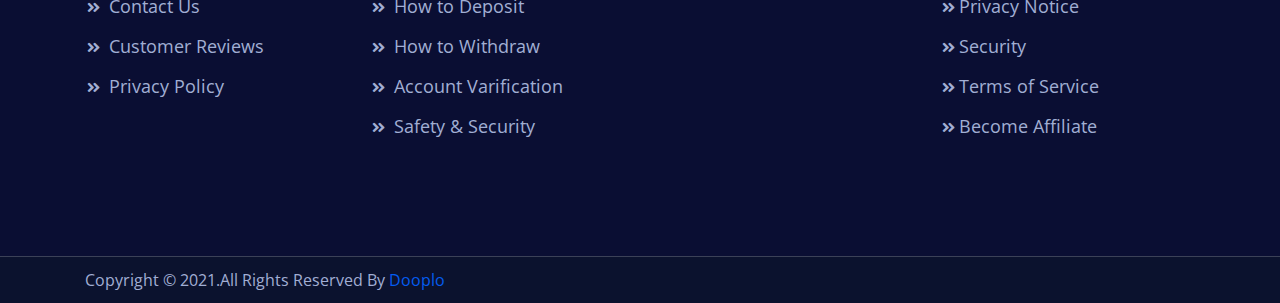
<file: terms-conditions.html>
<!DOCTYPE html>
<html lang="en">

<head>
	<meta http-equiv="Content-Type" content="text/html; charset=UTF-8">
	<meta http-equiv="X-UA-Compatible" content="IE=edge" />
	<meta http-equiv="X-UA-Compatible" content="ie=edge">
	<meta name="forntEnd-Developer" content="Mamunur Rashid">
	<meta name="viewport" content="width=device-width, initial-scale=1.0">
	<title> Horse Racing - Gaming</title>
	<!-- favicon -->
	<link rel="shortcut icon" href="assets/images/favicon.png" type="image/x-icon">
	<!-- bootstrap -->
	<link rel="stylesheet" href="assets/css/bootstrap.min.css">
	<!-- Plugin css -->
	<link rel="stylesheet" href="assets/css/plugin.css">

	<!-- stylesheet -->
	<link rel="stylesheet" href="assets/css/style.css">
	<!-- responsive -->
	<link rel="stylesheet" href="assets/css/responsive.css">
</head>

<body>
	<!-- preloader area start -->
	<div class="preloader" id="preloader">
		<div class="loader loader-1">
			<div class="loader-outter"></div>
			<div class="loader-inner"></div>
		</div>
	</div>
	<!-- preloader area end -->

	<!-- Header Area Start  -->
	<header class="header">
		<!-- Top Header Area Start -->
		<section class="top-header">
			<div class="container">
				<div class="row">
					<div class="col-lg-12">
						<div class="content">
							<div class="left-content">
								<ul class="left-list">
									<li>
										<p>
											<i class="fas fa-headset"></i>	Support
										</p>
									</li>
									<li>
										<p>
											<i class="fas fa-envelope"></i>	info@horse-racing.com
										</p>
									</li>
									<li>
										<div class="language-selector">
											<select name="language" class="language">
												<option value="1">English</option>
												<!-- <option value="2">France</option>
												<option value="3">Japan</option> -->
											</select>
										</div>
									</li>
								</ul>
							</div>
							<div class="right-content">
								<ul class="right-list">
									<li>
										<a href="#" class="sign-in" data-toggle="modal" data-target="#login">
											<i class="fas fa-user"></i> Sign In
										</a>
									</li>
								</ul>
							</div>
						</div>
					</div>
				</div>
			</div>
		</section>
		<!-- Top Header Area End -->
		<!--Main-Menu Area Start-->
		<div class="mainmenu-area">
			<div class="container">
				<div class="row">
					<div class="col-lg-12">                 
						<nav class="navbar navbar-expand-lg navbar-light">
							<a class="navbar-brand" href="index.html">
								<img src="assets/images/logo.png" alt="">
							</a>
							<button class="navbar-toggler" type="button" data-toggle="collapse" data-target="#main_menu" aria-controls="main_menu"
								aria-expanded="false" aria-label="Toggle navigation">
								<span class="navbar-toggler-icon"></span>
							</button>
							<div class="collapse navbar-collapse fixed-height" id="main_menu">
								<ul class="navbar-nav ml-auto">
									<li class="nav-item dropdown">
										<a class="nav-link active" href="index.html"  role="button" data-toggle="dropdown" aria-haspopup="true"
											aria-expanded="false">
											Home
										<div class="mr-hover-effect"></div>
										</a>
									</li>
									<li class="nav-item">
										<a class="nav-link" href="play.html">Play
												<div class="mr-hover-effect"></div></a>
									</li>
									<li class="nav-item">
										<a class="nav-link" href="lottery.html">lottery <small>beta</small>
												<div class="mr-hover-effect"></div></a>
									</li>
									<!-- <li class="nav-item">
										<a class="nav-link" href="tournaments.html">tournaments
												<div class="mr-hover-effect"></div></a>
									</li> -->
									<li class="nav-item dropdown">
										<a class="nav-link dropdown-toggle" href="#"  role="button" data-toggle="dropdown" aria-haspopup="true"
											aria-expanded="false">
											Other
											<div class="mr-hover-effect"></div>
										</a>
										<ul class="dropdown-menu" >
											<li><a class="dropdown-item" href="404.html"> <i class="fa fa-angle-double-right"></i>About</a></li>
											<li><a class="dropdown-item" href="affiliate.html"> <i class="fa fa-angle-double-right"></i>Affiliate</a></li>
											<!-- <li><a class="dropdown-item" href="awards.html"> <i class="fa fa-angle-double-right"></i>Awards</a></li> -->
											<!-- <li><a class="dropdown-item" href="bonus.html"> <i class="fa fa-angle-double-right"></i>Bonus</a></li> -->
											<!-- <li><a class="dropdown-item" href="cart.html"> <i class="fa fa-angle-double-right"></i>Cart</a></li> -->
											<li><a class="dropdown-item" href="faq.html"> <i class="fa fa-angle-double-right"></i>Faq</a></li>
											<li><a class="dropdown-item" href="how-it-work.html"> <i class="fa fa-angle-double-right"></i>How It Work</a></li>
											<li><a class="dropdown-item" href="terms-conditions.html"> <i class="fa fa-angle-double-right"></i>Terms & Condition</a></li>
											<li><a class="dropdown-item" href="terms-conditions-details.html"> <i class="fa fa-angle-double-right"></i>Condition Details</a></li>
											<!-- <li><a class="dropdown-item" href="404.html"> <i class="fa fa-angle-double-right"></i>404</a></li> -->
										</ul>
									</li>
									<li class="nav-item">
											<a class="nav-link" href="contact.html">Contact
													<div class="mr-hover-effect"></div></a>
										</li>
								</ul>
								<a href="#" class="mybtn1"  data-toggle="modal" data-target="#signin"> Join us</a>
							</div>
						</nav>
					</div>
				</div>
			</div>
		</div>
		<!--Main-Menu Area Start-->
	</header>
	<!-- Header Area End  -->

	<!-- Breadcrumb Area Start -->
	<section class="breadcrumb-area bc-terms">
		<img class="bc-img" src="assets/images/breadcrumb/tc.png" alt="">
		<div class="container">
			<div class="row">
				<div class="col-lg-12">
					<h4 class="title">
						terms & conditions
					</h4>
					<ul class="breadcrumb-list">
						<li>
							<a href="index.html">
								<i class="fas fa-home"></i>
								Home
							</a>
						</li>
						<li>
							<span><i class="fas fa-chevron-right"></i> </span>
						</li>
						<li>
							<a href="terms-conditions.html">Terms & Conditions</a>
						</li>
					</ul>
				</div>
			</div>
		</div>
	</section>
	<!-- Breadcrumb Area End -->

	<!-- Serch Area Start -->
	<div class="serch-area">
		<div class="container">
			<div class="row">
				<div class="col-lg-12">
					<div class="serch-box">
						<div class="row">
							<div class="col-lg-12">
								<form action="#">
									<ul class="list">
										<li class="input-field">
											<input type="text" placeholder="Serch For Articals">
										</li>
										<li class="button">
											<button type="submit" class="mybtn1">Get Started </button>
										</li>
									</ul>
								</form>
							</div>
						</div>
					</div>
				</div>
			</div>
		</div>
	</div>
	<!-- Serch Area End -->
	<!-- Help Section Area Start -->
	<section class="help-section">
		<div class="container">
			<div class="row">
				<div class="col-lg-12">
					<div class="help-box">
						<div class="help-box-inner">
							<h4 class="title">
								Getting Started Guides
							</h4>
							<div class="content">
								<div class="writer-profile">
									<div class="img">
										<img src="assets/images/tc.png" alt="">
									</div>
									<div class="writer-content">
										<h5 class="w-name">
											Written by <a href="#">
												David Kemmerer
											</a>
										</h5>
										<p>27 articles in this collection
										</p>
									</div>
								</div>
							</div>
						</div>
						<div class="help-box-inner2-hearer">
							<h4 class="title">
									Terms and Conditions of Megawins
							</h4>
						</div>
						<div class="help-box-inner2">
							<div class="single-artical">
								<div class="content">
									<h4 class="title">
										Bonus Terms & Conditions
									</h4>
								</div>
								<div class="writer-profile">
									<div class="img">
										<img src="assets/images/tc.png" alt="">
									</div>
									<div class="writer-content">
										<h5 class="w-name">
											Written by <a href="#">
												David Kemmerer
											</a>
										</h5>
										<p>27 articles in this collection
										</p>
									</div>
								</div>
							</div>
							<div class="single-artical">
								<div class="content">
									<h4 class="title">
										Bonus Terms & Conditions
									</h4>
								</div>
								<div class="writer-profile">
									<div class="img">
										<img src="assets/images/tc.png" alt="">
									</div>
									<div class="writer-content">
										<h5 class="w-name">
											Written by <a href="#">
												David Kemmerer
											</a>
										</h5>
										<p>27 articles in this collection
										</p>
									</div>
								</div>
							</div>
							<div class="single-artical">
								<div class="content">
									<h4 class="title">
										Bonus Terms & Conditions
									</h4>
								</div>
								<div class="writer-profile">
									<div class="img">
										<img src="assets/images/tc.png" alt="">
									</div>
									<div class="writer-content">
										<h5 class="w-name">
											Written by <a href="#">
												David Kemmerer
											</a>
										</h5>
										<p>27 articles in this collection
										</p>
									</div>
								</div>
							</div>
							<div class="single-artical">
								<div class="content">
									<h4 class="title">
										Bonus Terms & Conditions
									</h4>
								</div>
								<div class="writer-profile">
									<div class="img">
										<img src="assets/images/tc.png" alt="">
									</div>
									<div class="writer-content">
										<h5 class="w-name">
											Written by <a href="#">
												David Kemmerer
											</a>
										</h5>
										<p>27 articles in this collection
										</p>
									</div>
								</div>
							</div>
						</div>
						<div class="help-box-inner3-hearer">
								<h4 class="title">
										Privacy
								</h4>
							</div>
							<div class="help-box-inner2">
								<div class="single-artical">
									<div class="content">
										<h4 class="title">
											Bonus Terms & Conditions
										</h4>
									</div>
									<div class="writer-profile">
										<div class="img">
											<img src="assets/images/tc.png" alt="">
										</div>
										<div class="writer-content">
											<h5 class="w-name">
												Written by <a href="#">
													David Kemmerer
												</a>
											</h5>
											<p>27 articles in this collection
											</p>
										</div>
									</div>
								</div>
								<div class="single-artical">
									<div class="content">
										<h4 class="title">
											Bonus Terms & Conditions
										</h4>
									</div>
									<div class="writer-profile">
										<div class="img">
											<img src="assets/images/tc.png" alt="">
										</div>
										<div class="writer-content">
											<h5 class="w-name">
												Written by <a href="#">
													David Kemmerer
												</a>
											</h5>
											<p>27 articles in this collection
											</p>
										</div>
									</div>
								</div>
							</div>
					</div>
				</div>
			</div>
		</div>
	</section>
	<!-- Help Section Area End -->

	<!-- Footer Area Start -->
	<footer class="footer" id="footer">
		<div class="subscribe-area">
			<div class="container">
				<div class="row">
					<div class="col-lg-12">
						<div class="subscribe-box">
								<form action="#">
							<div class="row">
								<div class="col-lg-12">
									<div class="heading-area">
											<h5 class="sub-title">
													subscribe to Dooplo
											</h5>
											<h4 class="title">
													To Get Exclusive Benefits
											</h4>
									</div>
								</div>
								<div class="col-lg-3 col-4 d-flex align-self-center">
									<div class="icon">
										<img src="assets/images/mail-box.png" alt="">
									</div>
								</div>
								<div class="col-lg-6 col-8 d-flex align-self-center">
									<div class="form-area">
											<input type="text" placeholder="Your Email Address">
									</div>
								</div>
								<div class="col-lg-3 d-flex align-self-center">
									<div class="button-area">
										<button class="mybtn1" type="submit">Subscribe
											<span><i class="fas fa-paper-plane"></i></span>
										</button>
									</div>
								</div>
							</div>
						</form>
						</div>
					</div>
				</div>
			</div>
		</div>
		<div class="container">
			<div class="row">
				<div class="col-sm-6 col-lg-3">
					<div class="footer-widget info-link-widget">
						<h4 class="title">
							About 
						</h4>
						<ul class="link-list">
							<li>
								<a href="#">
									<i class="fas fa-angle-double-right"></i>	About Us
								</a>
							</li>
							<li>
								<a href="#">
									<i class="fas fa-angle-double-right"></i>	Contact Us
								</a>
							</li>
							
							<li>
								<a href="#">
									<i class="fas fa-angle-double-right"></i>	Customer Reviews
								</a>
							</li>
							<li>
								<a href="#">
									<i class="fas fa-angle-double-right"></i>	Privacy Policy

								</a>
							</li>
						</ul>
					</div>
				</div>
				<div class="col-sm-6 col-lg-3">
					<div class="footer-widget info-link-widget">
						<h4 class="title">
							My Account
						</h4>
						<ul class="link-list">
							<li>
								<a href="#">
									<i class="fas fa-angle-double-right"></i> Manage Your Account
								</a>
							</li>
							<li>
								<a href="#">
									<i class="fas fa-angle-double-right"></i> How to Deposit
								</a>
							</li>
							<li>
								<a href="#">
									<i class="fas fa-angle-double-right"></i> How to Withdraw
								</a>
							</li>
							<li>
								<a href="#">
									<i class="fas fa-angle-double-right"></i> Account Varification
								</a>
							</li>
							<li>
								<a href="#">
									<i class="fas fa-angle-double-right"></i> Safety & Security
								</a>
							</li>
						</ul>
					</div>
				</div>
				<div class="col-sm-6 col-lg-3">
					<div class="footer-widget info-link-widget">
						<h4 class="title">
							help center 
						</h4>
						<ul class="link-list">
							<li>
								<a href="#">
									<i class="fas fa-angle-double-right"></i>FAQ
								</a>
							</li>
						</ul>
					</div>
				</div>
				<div class="col-sm-6 col-lg-3">
					<div class="footer-widget info-link-widget">
						<h4 class="title">
							Legal Info
						</h4>
						<ul class="link-list">
							<li>
								<a href="#">
									<i class="fas fa-angle-double-right"></i>Risk Warnings
								</a>
							</li>
							<li>
								<a href="#">
									<i class="fas fa-angle-double-right"></i>Privacy Notice
								</a>
							</li>
							<li>
								<a href="#">
									<i class="fas fa-angle-double-right"></i>Security
								</a>
							</li>
							<li>
								<a href="#">
									<i class="fas fa-angle-double-right"></i>Terms of Service
								</a>
							</li>
							<li>
								<a href="#">
									<i class="fas fa-angle-double-right"></i>Become Affiliate
								</a>
							</li>
						</ul>
					</div>
				</div>
			</div>
		</div>
		<div class="copy-bg">
			<div class="container">
				<div class="row">
					<div class="col-lg-5">
						<div class="left-area">
							<p>Copyright © 2021.All Rights Reserved By <a href="#">Dooplo</a>
							</p>
						</div>
					</div>
					
				</div>
			</div>
		</div>
	</footer> 
	<!-- Footer Area End -->

	<!-- Back to Top Start -->
	<div class="bottomtotop">
		<i class="fas fa-chevron-right"></i>
	</div>
	<!-- Back to Top End -->

	<!-- Login Area Start -->
	<div class="modal fade login-modal" id="login" tabindex="-1" role="dialog" aria-labelledby="login" aria-hidden="true">
			<div class="modal-dialog modal-dialog-centered" role="document">
			<div class="modal-content">
				<button type="button" class="close" data-dismiss="modal" aria-label="Close"><span aria-hidden="true">&times;</span></button>
				<div class="modal-body">
					<div class="logo-area">
							<img class="logo" src="assets/images/logo.png" alt="">
					</div>
					<div class="header-area">
						<h4 class="title">Great to have you back!</h4>
						<p class="sub-title">Enter your details below.</p>
					</div>
					<div class="form-area">
						<form action="#"  method="POST">
							<div class="form-group">
									<label for="login-input-email">Mobile Number*</label>
									<input type="tel" class="input-field" id="login-input-no"  placeholder="Enter your Mobile Number">
							</div>
							
							<!-- <div class="form-group">
								<div class="box">
									<div class="right">
										<a href="#">
											Forgot Password ?
										</a>
									</div>
								</div>
							</div> -->
							<div class="form-group">
								   <button type="submit" class="mybtn1">Sign in</button>
							</div>
						</form>
					</div>
					<div class="form-footer">
						<p>Not a member? 
								<a href="#" data-target="#signin">Create account <i class="fas fa-angle-double-right"></i></a>
						</p>
					</div>
				</div>
			</div>
			</div>
		</div>
		<!-- Login Area End -->
	
		<!-- SignIn Area Start -->
		<div class="modal fade login-modal sign-in" id="signin" tabindex="-1" role="dialog" aria-labelledby="signin" aria-hidden="true">
				<div class="modal-dialog modal-dialog-centered " role="document">
				<div class="modal-content">
					<button type="button" class="close" data-dismiss="modal" aria-label="Close"><span aria-hidden="true">&times;</span></button>
					<div class="modal-body">
						<div class="logo-area">
								<img class="logo" src="assets/images/logo.png" alt="">
						</div>
						<div class="header-area">
							<h4 class="title">Great to have you back!</h4>
							<p class="sub-title">Enter your details below.</p>
						</div>
						<div class="form-area">
							<form action="#" method="POST">
								<div class="form-group">
										<label for="input-name">First Name*</label>
										<input type="text" class="input-field" id="input-name"  placeholder="Enter your First Name">
								</div>
								<div class="form-group">
									<label for="input-name">Second Name*</label>
									<input type="text" class="input-field" id="input-name"  placeholder="Enter your Second Name">
								</div>
								<div class="form-group">
										<label for="input-con-no">Mobile Number*</label>
										<input type="password" class="input-field" id="input-con-no"  placeholder="Enter your Mobile Number">
								</div>
								<div class="form-group">
									<div class="check-group">
											<input type="checkbox" class="check-box-field" id="input-terms" checked>
											<label for="input-terms">
													I agree with <a href="#">terms and Conditions</a> and  <a href="#">privacy policy</a>
											</label>
									</div>
								</div>
								<div class="form-group">
									<button type="submit" class="mybtn1">Get OTP</button>
								</div>
							</form>
						</div>
					</div>
				</div>
				</div>
			</div>
		<!-- SignIn Area End -->

	<!-- jquery -->
	<script src="assets/js/jquery.js"></script>
	<!-- popper -->
	<script src="assets/js/popper.min.js"></script>
	<!-- bootstrap -->
	<script src="assets/js/bootstrap.min.js"></script>
	<!-- plugin js-->
	<script src="assets/js/plugin.js"></script>

	<!-- MpusemoverParallax JS-->
	<script src="assets/js/TweenMax.js"></script>
	<script src="assets/js/mousemoveparallax.js"></script>
	<!-- main -->
	<script src="assets/js/main.js"></script>
</body>

</html>
</file>
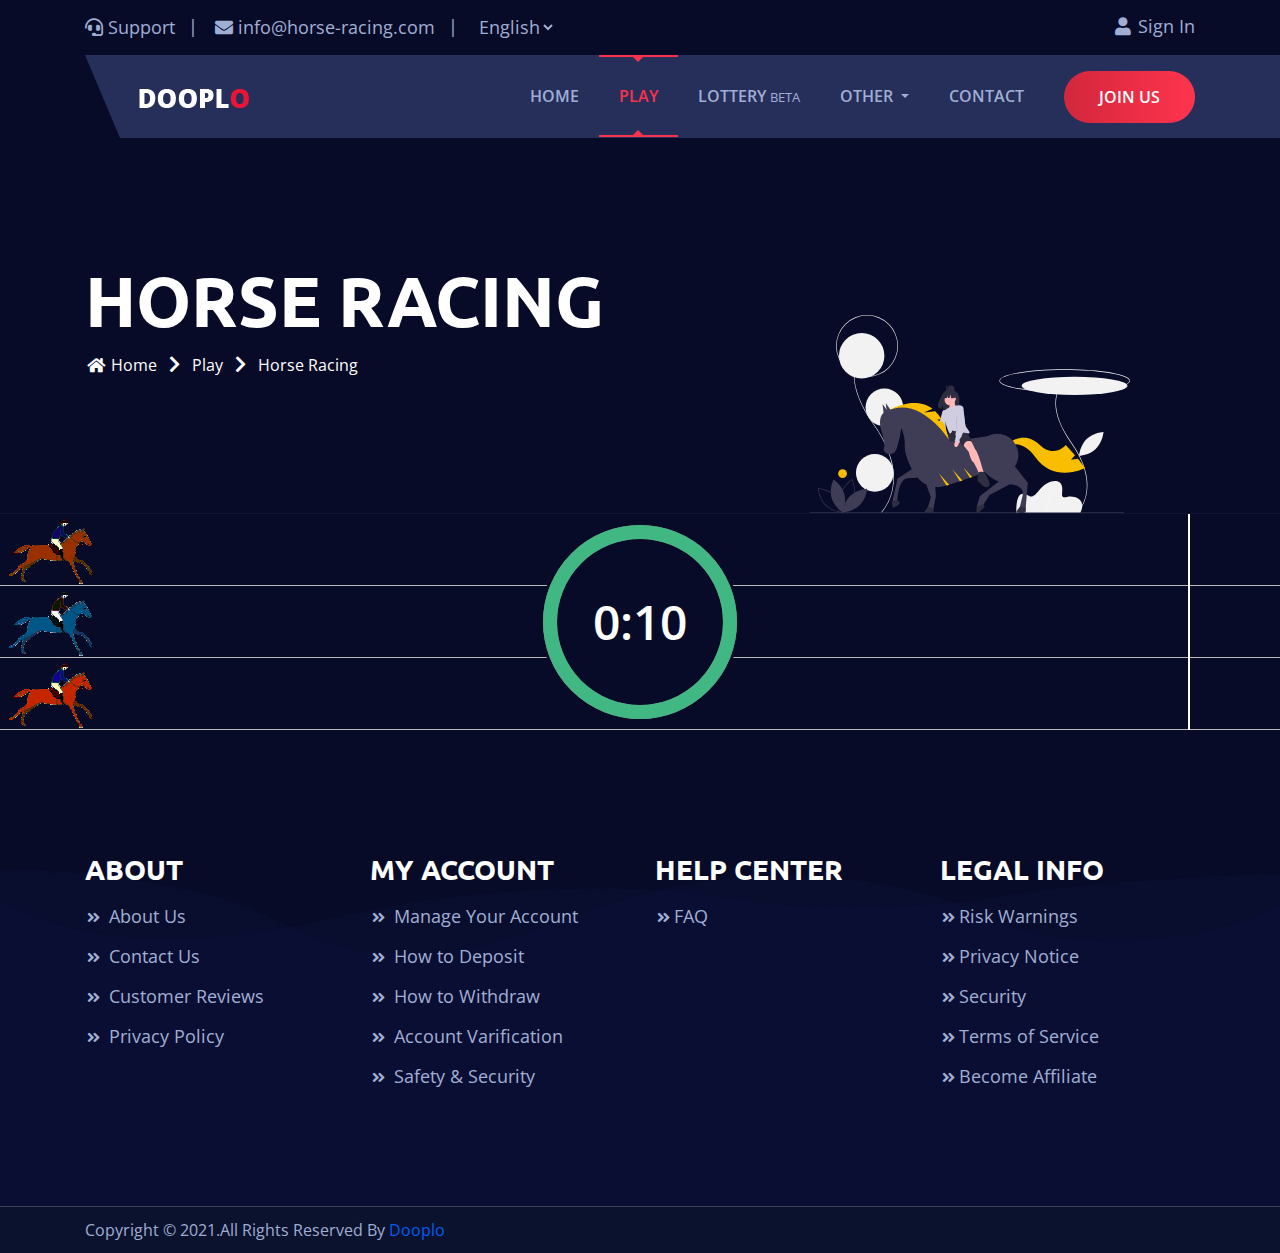
<file: tournaments.html>
<!DOCTYPE html>
<html lang="en">

<head>
	<meta http-equiv="Content-Type" content="text/html; charset=UTF-8">
	<meta http-equiv="X-UA-Compatible" content="IE=edge" />
	<meta http-equiv="X-UA-Compatible" content="ie=edge">
	<meta name="forntEnd-Developer" content="Mamunur Rashid">
	<meta name="viewport" content="width=device-width, initial-scale=1.0">
	<title> Dooplo - Gaming HTML Template</title>
	<!-- favicon -->
	<link rel="shortcut icon" href="assets/images/favicon.png" type="image/x-icon">
	<!-- bootstrap -->
	<link rel="stylesheet" href="assets/css/bootstrap.min.css">
	<!-- Plugin css -->
	<link rel="stylesheet" href="assets/css/plugin.css">

	<!-- stylesheet -->
	<link rel="stylesheet" href="assets/css/style.css">
	<!-- responsive -->
	<link rel="stylesheet" href="assets/css/responsive.css"> 
	<link rel="stylesheet" href="assets/css/custom-styles.css"> 
	<link rel="stylesheet" href="assets/css/countdown.css"> 	
</head>

<body>
	<!-- preloader area start -->
	<div class="preloader" id="preloader">
		<div class="loader loader-1">
			<div class="loader-outter"></div>
			<div class="loader-inner"></div>
		</div>
	</div>
	<!-- preloader area end -->

	<!-- Header Area Start  -->
	<header class="header">
		<!-- Top Header Area Start -->
		<section class="top-header">
			<div class="container">
				<div class="row">
					<div class="col-lg-12">
						<div class="content">
							<div class="left-content">
								<ul class="left-list">
									<li>
										<p>
											<i class="fas fa-headset"></i>	Support
										</p>
									</li>
									<li>
										<p>
											<i class="fas fa-envelope"></i>	info@horse-racing.com
										</p>
									</li>
									<li>
										<div class="language-selector">
											<select name="language" class="language">
												<option value="1">English</option>
												<!-- <option value="2">France</option>
												<option value="3">Japan</option> -->
											</select>
										</div>
									</li>
								</ul>
							</div>
							<div class="right-content">
								<ul class="right-list">
									<li>
										<a href="#" class="sign-in" data-toggle="modal" data-target="#login">
											<i class="fas fa-user"></i> Sign In
										</a>
									</li>
								</ul>
							</div>
						</div>
					</div>
				</div>
			</div>
		</section>
		<!-- Top Header Area End -->
		<!--Main-Menu Area Start-->
		<div class="mainmenu-area">
			<div class="container">
				<div class="row">
					<div class="col-lg-12">                 
						<nav class="navbar navbar-expand-lg navbar-light">
							<a class="navbar-brand" href="index.html">
								<img src="assets/images/logo.png" alt="">
							</a>
							<button class="navbar-toggler" type="button" data-toggle="collapse" data-target="#main_menu" aria-controls="main_menu"
								aria-expanded="false" aria-label="Toggle navigation">
								<span class="navbar-toggler-icon"></span>
							</button>
							<div class="collapse navbar-collapse fixed-height" id="main_menu">
								<ul class="navbar-nav ml-auto">
									<li class="nav-item dropdown">
										<a class="nav-link " href="index.html"  role="button" data-toggle="dropdown" aria-haspopup="true"
											aria-expanded="false">
											Home
										<div class="mr-hover-effect"></div>
										</a>
									</li>
									<li class="nav-item">
										<a class="nav-link active" href="play.html">Play
												<div class="mr-hover-effect"></div></a>
									</li>
									<li class="nav-item">
										<a class="nav-link" href="lottery.html">lottery <small>beta</small>
												<div class="mr-hover-effect"></div></a>
									</li>
									<!-- <li class="nav-item">
										<a class="nav-link" href="tournaments.html">tournaments
												<div class="mr-hover-effect"></div></a>
									</li> -->
									<li class="nav-item dropdown">
										<a class="nav-link dropdown-toggle" href="#"  role="button" data-toggle="dropdown" aria-haspopup="true"
											aria-expanded="false">
											Other
											<div class="mr-hover-effect"></div>
										</a>
										<ul class="dropdown-menu" >
											<li><a class="dropdown-item" href="404.html"> <i class="fa fa-angle-double-right"></i>About</a></li>
											<li><a class="dropdown-item" href="affiliate.html"> <i class="fa fa-angle-double-right"></i>Affiliate</a></li>
											<!-- <li><a class="dropdown-item" href="awards.html"> <i class="fa fa-angle-double-right"></i>Awards</a></li> -->
											<!-- <li><a class="dropdown-item" href="bonus.html"> <i class="fa fa-angle-double-right"></i>Bonus</a></li> -->
											<!-- <li><a class="dropdown-item" href="cart.html"> <i class="fa fa-angle-double-right"></i>Cart</a></li> -->
											<li><a class="dropdown-item" href="faq.html"> <i class="fa fa-angle-double-right"></i>Faq</a></li>
											<li><a class="dropdown-item" href="how-it-work.html"> <i class="fa fa-angle-double-right"></i>How It Work</a></li>
											<li><a class="dropdown-item" href="terms-conditions.html"> <i class="fa fa-angle-double-right"></i>Terms & Condition</a></li>
											<li><a class="dropdown-item" href="terms-conditions-details.html"> <i class="fa fa-angle-double-right"></i>Condition Details</a></li>
											<!-- <li><a class="dropdown-item" href="404.html"> <i class="fa fa-angle-double-right"></i>404</a></li> -->
										</ul>
									</li>
									<li class="nav-item">
											<a class="nav-link" href="contact.html">Contact
													<div class="mr-hover-effect"></div></a>
										</li>
								</ul>
								<a href="#" class="mybtn1"  data-toggle="modal" data-target="#signin"> Join us</a>
							</div>
						</nav>
					</div>
				</div>
			</div>
		</div>
		<!--Main-Menu Area Start-->
	</header>
	<!-- Header Area End  -->

	<!-- Breadcrumb Area Start -->
	<section class="breadcrumb-area bc-tournaments">
		<img class="bc-img" src="assets/images/game/racing-horse.svg" alt="">
		<div class="container">
			<div class="row">
				<div class="col-lg-12">
					<h4 class="title">
						Horse Racing
					</h4>
					<ul class="breadcrumb-list">
						<li>
							<a href="index.html">
								<i class="fas fa-home"></i>
								Home
							</a>
						</li>
						<li>
							<span><i class="fas fa-chevron-right"></i> </span>
						</li>
						<li>
							<a href="play.html">Play</a>
						</li>
						<li>
							<span><i class="fas fa-chevron-right"></i> </span>
						</li>
						<li>
							<a href="tournaments.html">Horse Racing</a>
						</li>
					</ul>
				</div>
			</div>
		</div>
	</section>
	<!-- Breadcrumb Area End -->


	<!-- Tournaments Area Start -->
	<div class="racing-section">
		<div class="countdown">
			<div id="app"></div>
		</div>
		<div class="running-horses">
			<div class="horse horse-1">
				<div class="horse-gif">
					<img src="assets/images/game/standing-horse.png" alt="">
				</div>
			</div>
		</div>
		<div class="horse horse-2">
			<div class="horse-gif">
				<img src="assets/images/game/standing-horse.png" alt="">
			</div>
		</div>
		<div class="horse horse-3">
			<div class="horse-gif">
				<img src="assets/images/game/standing-horse.png" alt="">
			</div>
		</div>
		<canvas id="confetti" style="display: none; position: absolute; top: 0"></canvas>
	</div>
	<!-- Tournaments Area End -->


	<!-- Recent Winners Area Start -->

	<!-- Recent Winners Area End -->

	<!-- Footer Area Start -->
	<footer class="footer" id="footer">

		<div class="container">
			<div class="row">
				<div class="col-sm-6 col-lg-3">
					<div class="footer-widget info-link-widget">
						<h4 class="title">
							About 
						</h4>
						<ul class="link-list">
							<li>
								<a href="#">
									<i class="fas fa-angle-double-right"></i>	About Us
								</a>
							</li>
							<li>
								<a href="#">
									<i class="fas fa-angle-double-right"></i>	Contact Us
								</a>
							</li>
							
							<li>
								<a href="#">
									<i class="fas fa-angle-double-right"></i>	Customer Reviews
								</a>
							</li>
							<li>
								<a href="#">
									<i class="fas fa-angle-double-right"></i>	Privacy Policy

								</a>
							</li>
						</ul>
					</div>
				</div>
				<div class="col-sm-6 col-lg-3">
					<div class="footer-widget info-link-widget">
						<h4 class="title">
							My Account
						</h4>
						<ul class="link-list">
							<li>
								<a href="#">
									<i class="fas fa-angle-double-right"></i> Manage Your Account
								</a>
							</li>
							<li>
								<a href="#">
									<i class="fas fa-angle-double-right"></i> How to Deposit
								</a>
							</li>
							<li>
								<a href="#">
									<i class="fas fa-angle-double-right"></i> How to Withdraw
								</a>
							</li>
							<li>
								<a href="#">
									<i class="fas fa-angle-double-right"></i> Account Varification
								</a>
							</li>
							<li>
								<a href="#">
									<i class="fas fa-angle-double-right"></i> Safety & Security
								</a>
							</li>
						</ul>
					</div>
				</div>
				<div class="col-sm-6 col-lg-3">
					<div class="footer-widget info-link-widget">
						<h4 class="title">
							help center 
						</h4>
						<ul class="link-list">
							<li>
								<a href="#">
									<i class="fas fa-angle-double-right"></i>FAQ
								</a>
							</li>
						</ul>
					</div>
				</div>
				<div class="col-sm-6 col-lg-3">
					<div class="footer-widget info-link-widget">
						<h4 class="title">
							Legal Info
						</h4>
						<ul class="link-list">
							<li>
								<a href="#">
									<i class="fas fa-angle-double-right"></i>Risk Warnings
								</a>
							</li>
							<li>
								<a href="#">
									<i class="fas fa-angle-double-right"></i>Privacy Notice
								</a>
							</li>
							<li>
								<a href="#">
									<i class="fas fa-angle-double-right"></i>Security
								</a>
							</li>
							<li>
								<a href="#">
									<i class="fas fa-angle-double-right"></i>Terms of Service
								</a>
							</li>
							<li>
								<a href="#">
									<i class="fas fa-angle-double-right"></i>Become Affiliate
								</a>
							</li>
						</ul>
					</div>
				</div>
			</div>
		</div>
		<div class="copy-bg">
			<div class="container">
				<div class="row">
					<div class="col-lg-5">
						<div class="left-area">
							<p>Copyright © 2021.All Rights Reserved By <a href="#">Dooplo</a>
							</p>
						</div>
					</div>
					
				</div>
			</div>
		</div>
	</footer> 
	<!-- Footer Area End -->

	<!-- Back to Top Start -->
	<div class="bottomtotop">
		<i class="fas fa-chevron-right"></i>
	</div>
	<!-- Back to Top End -->
	<!-- Login Area Start -->
	<div class="modal fade login-modal" id="login" tabindex="-1" role="dialog" aria-labelledby="login" aria-hidden="true">
			<div class="modal-dialog modal-dialog-centered" role="document">
			<div class="modal-content">
				<button type="button" class="close" data-dismiss="modal" aria-label="Close"><span aria-hidden="true">&times;</span></button>
				<div class="modal-body">
					<div class="logo-area">
							<img class="logo" src="assets/images/logo.png" alt="">
					</div>
					<div class="header-area">
						<h4 class="title">Great to have you back!</h4>
						<p class="sub-title">Enter your details below.</p>
					</div>
					<div class="form-area">
						<form action="#"  method="POST">
							<div class="form-group">
									<label for="login-input-email">Email*</label>
									<input type="email" class="input-field" id="login-input-email"  placeholder="Enter your Email">
							</div>
							<div class="form-group">
									<label for="login-input-password">Password*</label>
									<input type="password" class="input-field" id="login-input-password"  placeholder="Password">
							</div>
							<div class="form-group">
								<div class="box">
									<div class="left">
											<input type="checkbox" class="check-box-field" id="input-save-password" checked>
										<label for="input-save-password">Remember Password</label>
									</div>
									<div class="right">
										<a href="#">
											Forgot Password?
										</a>
									</div>
								</div>
							</div>
							<div class="form-group">
								   <button type="submit" class="mybtn1">Log In</button>
							</div>
						</form>
					</div>
					<div class="form-footer">
						<p>Not a member? 
								<a href="#">Create account <i class="fas fa-angle-double-right"></i></a>
						</p>
					</div>
				</div>
			</div>
			</div>
		</div>
		<!-- Login Area End -->
	
		<!-- SignIn Area Start -->
		<div class="modal fade login-modal sign-in" id="signin" tabindex="-1" role="dialog" aria-labelledby="signin" aria-hidden="true">
				<div class="modal-dialog modal-dialog-centered " role="document">
				<div class="modal-content">
					<button type="button" class="close" data-dismiss="modal" aria-label="Close"><span aria-hidden="true">&times;</span></button>
					<div class="modal-body">
						<div class="logo-area">
								<img class="logo" src="assets/images/logo.png" alt="">
						</div>
						<div class="header-area">
							<h4 class="title">Great to have you back!</h4>
							<p class="sub-title">Enter your details below.</p>
						</div>
						<div class="form-area">
							<form action="#" method="POST">
								<div class="form-group">
										<label for="input-name">Name*</label>
										<input type="text" class="input-field" id="input-name"  placeholder="Enter your Name">
								</div>
								<div class="form-group">
										<label for="input-email">Email*</label>
										<input type="email" class="input-field" id="input-email"  placeholder="Enter your Email">
								</div>
								<div class="form-group">
										<label for="input-password">Password*</label>
										<input type="password" class="input-field" id="input-password"  placeholder="Enter your password">
								</div>
								<div class="form-group">
										<label for="input-con-password">confirm password**</label>
										<input type="password" class="input-field" id="input-con-password"  placeholder="Enter your Confirm Password">
								</div>
								<div class="form-group">
										<select>
											<option value="0">BTC</option>
											<option value="1">USD</option>
											<option value="2">EUR</option>
										</select>
								</div>
								<div class="form-group">
									<div class="check-group">
											<input type="checkbox" class="check-box-field" id="input-terms" checked>
											<label for="input-terms">
													I agree with <a href="#">terms and Conditions</a> and  <a href="#">privacy policy</a>
											</label>
									</div>
								</div>
								<div class="form-group">
									<button type="submit" class="mybtn1">Take Bonus</button>
								</div>
							</form>
						</div>
					</div>
				</div>
				</div>
			</div>
		<!-- SignIn Area End -->

	<!-- jquery -->
	<script src="assets/js/jquery.js"></script>
	<!-- popper -->
	<script src="assets/js/popper.min.js"></script>
	<!-- bootstrap -->
	<script src="assets/js/bootstrap.min.js"></script>
	<!-- plugin js-->
	<script src="assets/js/plugin.js"></script>

	<!-- MpusemoverParallax JS-->
	<script src="assets/js/TweenMax.js"></script>
	<script src="assets/js/mousemoveparallax.js"></script>
	<!-- main -->
	<script src="assets/js/main.js"></script>
	<script src="assets/js/countdown.js"></script>
	<script src="assets/js/celebrate.js"></script>

	<script type="text/javascript">
		var clock = $('.clock').FlipClock(99000 * 24 * 3, {
			clockFace: 'DailyCounter',
			countdown: true,
			showSeconds: false
		});
		var clock = $('.clock2').FlipClock(99900 * 24 * 3, {
			clockFace: 'DailyCounter',
			countdown: true,
			showSeconds: false
		});
	</script>
</body>

</html>
</file>
<file: assets/css/responsive.css>
@media (max-width: 1199px){
 
  .header .mainmenu-area .navbar #main_menu .navbar-nav .nav-item .nav-link {
    padding: 20px 10px;
}
.header .mainmenu-area .navbar .mybtn1 {
  margin-left: 15px;
  padding: 10px 29px;
}
.header .mainmenu-area .navbar::after {
  border-bottom: 66px solid #070b28;
}
.header .mainmenu-area .navbar::before,
.header .mainmenu-area .navbar::after
{
  display: none;
}
.play-games .gaming-activities .gaming-activities-inner .single-activities .top-area .left .icon {
  top: 30px;
  margin-right: 0px;
  display: inline-block;
}
.play-games .gaming-activities .gaming-activities-inner .single-activities .top-area{
  display: flow-root;
}
.play-games .gaming-activities .gaming-activities-inner .single-activities .top-area .right {
  margin-top: 30px;
  display: block;
  flex: unset;
}
.play-games .gaming-activities .gaming-activities-inner .single-activities .top-area {
  margin-bottom: 21px;
  padding-bottom: 21px;
}
.play-games .gaming-activities .gaming-activities-inner .single-activities .bottom-area .pp {
  text-align: unset;
  margin-left: 0px;
  top: 0px;
  margin-top: 0px;
  display: block;
  position: unset;
  width: 100%;
  float: unset;
}
.play-games .gaming-activities .gaming-activities-inner .single-activities {
  padding: 0px 30px 25px;
}
.play-games .all-games .nav li a {
  width: 120px;
  height: 120px;
  border-radius: 10px;
}
.play-games .all-games .nav li a .icon img {
  max-width: 40px;
  max-height: 40px;
  min-width: 40px;
  min-height: 40px
}
.play-games .all-games .nav li a .icon {
  margin-top: 16px;
}
.play-games .gaming-activities .gaming-activities-inner .single-activities .bottom-area .players-count{
  display: block;
}
.breadcrumb-area.bc-lottery {
  padding: 204px 0px 150px;
}
.breadcrumb-area.bc-tournaments .bc-img {
  right: 0px;
}
.breadcrumb-area.bc-tournaments {
  padding: 210px 0px 100px;
}
.flip-clock-wrapper ul {
  width: 40px;
  height: 60px;
}
.flip-clock-wrapper ul li a div.up:after {
  top: 29px;
  background-color: rgba(255, 255, 255, 0.4);
}
.flip-clock-wrapper ul li a div div.inn {
  font-size: 40px;
  line-height: 62px;
}
.flip-clock-dot.top {
  top: 15px;
}
.flip-clock-divider {
  height: 84px;
}

.flip-clock-divider .flip-clock-label {
  right: -74px;
}
.breadcrumb-area.about {
  padding: 204px 0px 94px;
}
.team .team-members .team-member-inner .single-team .social-area {
  padding: 30px 20px 30px;
}
.breadcrumb-area.bc-affiliate .bc-img {
  bottom: auto;
  width: 65%;
  top: 50%;
  transform: translateY(-50%);
}
.breadcrumb-area.bc-affiliate {
  padding: 203px 0px 174px;
}
.ref-commission .ab-img {
  left: -228px;
}
.breadcrumb-area.bc-awards {
  padding: 203px 0px 94px;
}
.breadcrumb-area.bc-awards .bc-img {
  width: 60%;
}
.breadcrumb-area.bonus {
  padding: 203px 0px 96px;
}
.breadcrumb-area.cart {
  padding: 203px 0px 94px;
}
.breadcrumb-area.bc-faq {
  padding: 203px 0px 95px;
}
.breadcrumb-area.h-i-w {
  padding: 203px 0px 93px;
}
.breadcrumb-area.h-i-w .bc-img {
  width: 60%;
}
.breadcrumb-area.bc-terms {
  padding: 203px 0px 150px;
}
.breadcrumb-area.bc-terms .bc-img {
  width: 55%;
}
.breadcrumb-area.bc-contact {
  padding: 203px 0px 94px;
}
.contact .left-img {
  top: 390px;
  left: 6px;
  max-width: 480px;
}
.index2 .hero-area {
  padding: 358px 0px 424px;
}
.video-play-btn2 span:before{
  display: none;
}
.index2 .features {
  padding: 277px 0px 90px;
}
.contact .section-heading {
  margin-bottom: 80px;
}






}

@media  (max-width: 991px) {
 
  .header .mainmenu-area .navbar #main_menu .navbar-nav .nav-item .nav-link .mr-hover-effect{
    display: none;
  }
  .header .mainmenu-area .navbar #main_menu .navbar-nav .nav-item .nav-link {
    padding: 8px 10px;
  }
  .header .mainmenu-area .navbar .navbar-brand {
    padding-left: 0px;
  }
  .header .top-header .content .left-content .left-list li p,
  .header .top-header .content .right-content .right-list li .sign-in,
  .header .top-header .content .right-content .right-list li i
  {
    font-size: 14px;
  }
  .header .mainmenu-area .navbar {
    padding: 8px 0px;
}
  .hero-area {
    padding: 189px 0px 730px;
  }
  .hero-area .hero-img {
    top: 40px;
  }
  .hero-area .hero-img .shape.man{
    -webkit-animation: unset;
    -moz-animation: unset;
    animation: unset;
  }

  .features .single-feature {
    margin-bottom: 30px;
    display: block;
  }
  .features {
    padding-bottom: 80px;
}
.section-heading .title {
  font-size: 40px;
  line-height: 50px;
}
.section-heading .subtitle {
  font-size: 20px;
  line-height: 30px;
}
.section-heading .text,
.how-it-work .single-work p,
.funfact .single-fun p
{
  font-size: 20px;
  line-height: 30px;
}
.activities .table tr th ,
.activities .table tr td
{
  font-size: 16px;
  line-height: 26px;
}
.funfact .single-fun .count-area {
  font-size: 40px;
  line-height: 50px;
}
.funfact .single-fun {
  margin-bottom: 22px;
}
.activities {
  padding: 110px 0px 88px;
}
.get-start {
  padding: 111px 0px 120px;
}
.get-start .right-image {
  text-align: center;
  margin-top: 60px;
}
.single-winer .bottom-area .left {
  font-size: 24px;
}
.single-winer .top-area .left .date {
  margin-bottom: 8px;
}
.single-winer{
  margin-bottom: 30px;
}
.single-winer {
  padding: 30px 30px 23px;
}
.footer .subscribe-box .button-area .mybtn1{
  margin-top: 40px;
}
.footer .footer-widget .title {
  text-transform: uppercase;
  font-size: 24px;
  line-height: 34px;
  margin-bottom: 8px;
}
.footer-widget.info-link-widget {
  margin-top: 22px;
}
.footer .copy-bg .left-area {
  text-align: center;
}
.footer .copy-bg .copright-area-links {
  text-align: center;
}
.footer .subscribe-box .heading-area .sub-title{
  font-size: 20px;
  line-height: 30px;
}
.header .top-header .content .left-content .left-list li .language-selector .language {
  font-size: 14px;
}
.header .top-header .content .left-content .left-list li::before,
.header .top-header .content .right-content .right-list li::before
{
  font-size: 14px;
}
.footer .subscribe-box {
  margin-bottom: 90px;
}
.play-games .gaming-activities .gaming-activities-inner .single-activities {
  margin-bottom: 30px;
}
.play-games .all-games {
  padding: 89px 0px 120px;
}
.play-games .all-games .nav li a {
  margin: 5px;
}
.play-games .all-games {
  padding: 83px 0px 120px;
}
.breadcrumb-area .title {
  font-size: 40px;
  line-height: 50px;
}
.breadcrumb-area.play {
  padding: 188px 0px 218px;
}
.breadcrumb-area .bc-img {
  position: absolute!important;
  right: 0px!important;
  max-width: 50%!important;
  top: 65%!important;
  bottom: auto!important;
  transform: translateY(-50%)!important;
}
.breadcrumb-area.bc-lottery {
  padding: 187px 0px 152px;
}
.lottery-area .lottery-staticstics .single-staticstics{
  margin-bottom: 30px;
}
.lottery-area .daily-lottery {
  padding: 83px 0px 120px;
}
.lottery-area .daily-lottery .draw-time .draw-counter span {
  font-size: 30px;
  line-height: 40px;
}
.activities .tab-menu-area .nav-lend .nav-item .nav-link {
  padding: 0px 30px;
}
.how-it-work .bg-shape{
  display: none;
}
.how-it-work .section-heading {
  margin-bottom: 52px;
}
.how-it-work .single-work {
  text-align: center;
  margin-bottom: 36px;
}
.question-area {
  padding: 49px 0px 120px;
}
.question-area .section-heading {
  margin-top: 51px;
}
.breadcrumb-area.bc-tournaments {
  padding: 188px 0px 94px;
}
.tournament-time-box {
  margin-bottom: 30px;
}
.tournaments .info-table {
  margin-top: 30px;
}
.breadcrumb-area.about {
  padding: 189px 0px 94px;
}

.about-page-section {
  padding: 120px 0px 120px;
}
.features .single-feature.landscape .content .title {
  margin-top: 37px;
}
.features .single-feature.landscape {
  text-align: center;
}
.features .single-feature.landscape .icon{
  display: block;
  margin: 0 auto;
}
.single-feature.landscape .content{
  display: inline-block;
  text-align: center;
}
.single-feature.landscape {
  padding: 45px 30px 22px;
}
.team .team-members .team-member-inner .single-team {
  border-radius: 20px;
  margin-bottom: 30px;
}
.team .mybtn1 {
  display: inline-block;
  margin-top: 30px;
}
.community-blog .single-box{
  margin-bottom: 30px;
}
.community-blog {
  padding: 120px 0px 90px;
}
.breadcrumb-area.about {
  padding: 229px 0px 94px;
}
.community-blog .single-box .content .text {
  font-size: 20px;
  line-height: 30px;
}
.community-blog .single-box .content .title {
  font-size: 24px;
  line-height: 34px;
}

.breadcrumb-area.bc-affiliate {
  padding: 187px 0px 174px;
}
.single-process{
 margin-bottom: 30px;
}
.affiliate-program .single-program .content .title {
  margin-top: 37px;
}
.affiliate-program .single-program {
  text-align: center;
}
.affiliate-program .single-program .icon{
  display: block;
  margin: 0 auto;
}
.affiliate-program .single-program .content{
  display: block;
  text-align: center;
}
.affiliate-program .single-program {
  padding: 45px 30px 22px;
  display: block;
}
.ref-commission .ab-img{
  display: none;
}
.single-process .title {
  font-size: 24px;
  line-height: 34px;
}
.single-process .text {
  font-size: 20px;
  line-height: 30px;
}
.breadcrumb-area.bc-awards .bc-img{
  bottom: 0px !important;
  top: auto!important;
  transform: unset!important;
}
.breadcrumb-area.bonus {
  padding: 187px 0px 96px;
}
.single-deposit-bonus{
  margin-bottom: 30px;
}
.deposit-bonuses {
  padding: 112px 0px 90px;
}
.single-deposit-bonus .content .title {
  font-size: 24px;
  line-height: 34px;
}
.breadcrumb-area.cart {
  padding: 188px 0px 94px;
}
.cart-area .message-one p {
  font-size: 20px;
  line-height: 30px;
}
.cart-area .message-two .left p {
  font-size: 20px;
  line-height: 30px;
}
.payment-method .text {
  font-size: 20px;
  line-height: 30px;
}
.payment-method .title {
  font-size: 24px;
  line-height: 34px;
}
.breadcrumb-area.bc-faq {
  padding: 188px 0px 95px;
}
.faq-wrapper .tab-content {
  padding: 0 0px;
}
.breadcrumb-area.h-i-w {
  padding: 187px 0px 93px;
}
.single-h-play{
  margin-bottom: 30px;
}
.how-play {
  padding: 112px 0px 563px;
}
.breadcrumb-area.bc-terms {
  padding: 187px 0px 150px;
}
.help-section .help-box .help-box-inner .title {
  font-size: 40px;
  line-height: 50px;
}
.help-section.writter-artical-details .help-box .help-box-inner2 .single-artical .top-title {
  font-size: 40px;
  line-height: 50px;
}
.help-section.writter-artical-details .help-box .help-box-inner2 .single-artical .writer-profile .writer-content .w-name {
  font-size: 24px;
  line-height: 34px;
}
.breadcrumb-area.bc-contact {
  padding: 187px 0px 94px;
}
.contact .left-img{
  display: none;
}
.contact .contact-form-wrapper{
  padding-right: 0px;
}
.index2 .header .mainmenu-area {
  background: #252f5a;
}
.index2 .hero-area {
  padding: 238px 0px 341px;
}
.index2 .hero-area {
  padding: 238px 0px 314px;
}
.video-play-btn2:after {
  width: 115px;
  height: 115px;
}
.video-play-btn2:before {
  width: 130px;
  height: 130px;
}
.video-play-btn2 span {
  width: 145px;
  height: 145px;
}
.video-play-btn2 {
  margin: 82px 0px 0px;
}
.about-section .about-box .about-box-inner .section-heading {
  padding-top: 186px;
  text-align: center;
}
.recent-winners .mybtn2 {
  margin-top: 30px;
}
.our-vision .single-vision {
  margin-bottom: 55px;
}
.our-vision {
  padding: 112px 0px 60px;
}
.header .mainmenu-area .navbar #main_menu .navbar-nav .nav-item .dropdown-menu {
  position: relative;
  top: 0;
  left: 0;
}
div#main_menu .navbar-nav{
  height: 210px;
  overflow-y: auto;
}
.marketing-tools .section-heading {
  margin-bottom: 51px;
}
.marketing-tools .single-tools {
  margin-bottom: 36px;
}
.marketing-tools {
  padding: 112px 0px 80px;
}
.marketing-tools .single-tools .content .text {
  font-size: 20px;
  line-height: 30px;
  font-weight: 300;
}
.testimonial .single-testimonial .review-text p {
  font-size: 20px;
  line-height: 30px;
  font-weight: 300;
}
.how-it-work {
  padding: 97px 0px 484px;
}






}

@media  (max-width: 767px) {
  .hero-area .left-content .content .title {
    font-size: 50px;
    line-height: 60px;
}
.hero-area .left-content .content .subtitle {
  font-size: 24px;
  line-height: 34px;
}
.hero-area .left-content .content .text {
  font-size: 20px;
  line-height: 30px;
}
.hero-img2{
  margin-top: 60px;
}
.hero-area {
  padding: 189px 0px 265px;
}
.header .top-header .content{
  display: flow-root;
}
.header .top-header .content .left-content {
  text-align: center;
  margin-bottom: 15px;
}
.header .top-header .content .right-content{
  text-align: center;
}
.activities .tab-menu-area .nav-lend .nav-item .nav-link {
  padding: 0px 30px;
  font-size: 16px;
}
.footer .subscribe-box {
  padding: 50px 30px 55px;
}
.hero-area .left-content {
  text-align: center;
}
.responsive-table {
  max-width: 100%;
  overflow-x: auto;
}
.activities .tab-menu-area .nav-lend .nav-item .nav-link {
  line-height: 40px;
  margin: 3px;
}
.activities .tab-menu-area .nav-lend {
  padding: 14px 15px;
}
.funfact .single-fun .count-area {
  font-size: 30px;
  line-height: 40px;
}
.breadcrumb-area.play {
  padding: 230px 0px 218px;
}
.breadcrumb-area.bc-lottery {
  padding: 230px 0px 152px;
}
.breadcrumb-area.bc-tournaments {
  padding: 230px 0px 94px;
}
.tournament-time-box .top-area .status {
  font-size: 14px;
  height: 30px;
  line-height: 30px;
}
.tournament-time-box .top-area .title {
  font-size: 22px;
  line-height: 32px;
}
.tournaments .info-table .main-box .inner-table-content .header-area ul .nav-item .nav-link {
  padding: 0px 30px;
  margin: 0px 3px;
}
.tournaments .info-table .main-box .inner-table-content .table tr td {
  font-size: 16px;
  line-height: 26px;
}
.breadcrumb-area.bc-affiliate {
  padding: 229px 0px 174px;
}
.breadcrumb-area.bc-awards {
  padding: 228px 0px 94px;
}
.breadcrumb-area.bonus {
  padding: 229px 0px 96px;
}
.breadcrumb-area.cart {
  padding: 230px 0px 94px;
}
.cart-area .message-one {
  padding: 22px 30px 28px;
}
.cart-area .message-two{
  display: flow-root;
}
.cart-area .message-two .left p {
  margin-bottom: 30px;
}
.cart-area .cart-table-area .table tr td .qty {
  width: 120px;
}
.breadcrumb-area.bc-faq {
  padding: 229px 0px 95px;
}
.breadcrumb-area.h-i-w {
  padding: 230px 0px 93px;
}
.breadcrumb-area.bc-terms {
  padding: 229px 0px 150px;
}

.serch-area .serch-box .list {
  display: block;
}
.serch-area .serch-box .list li.button{
  width: 100%;
  margin-top: 30px;
  margin-left: 0px;
}
.serch-area .serch-box {
  padding: 20px 50px 40px;
  border-radius: 20px;;
}
.help-section .help-box .help-box-inner .title {
  font-size: 30px;
  line-height: 40px;
}
.help-section .help-box .help-box-inner2-hearer .title {
  font-size: 24px;
  line-height: 34px;
}
.help-section .help-box .help-box-inner2 .single-artical .content .title {
  font-size: 24px;
  line-height: 34px;
}
.help-section .help-box {
  padding: 29px 30px 40px!important;
}

.help-section.writter-artical-details .help-box {
  padding: 29px 30px 40px!important;
}
.breadcrumb-area.bc-contact {
  padding: 230px 0px 94px;
}
.index2 .hero-area {
  padding: 283px 0px 314px;
}
.get-start .left-area .section-heading {
  text-align: center;
}
.activities .shape.shape1,
.activities .shape.shape2,
.activities .shape.shape3
{
  display: none;
}



}


@media  (max-width: 575px) {
  .hero-area {
    padding: 232px 0px 265px;
  }
  .hero-area .left-content .content .subtitle {
    font-size: 20px;
    line-height: 30px;
  }
  .hero-area .left-content .content .title {
    font-size: 40px;
    line-height: 50px;
  }
  .section-heading .title {
    font-size: 30px;
    line-height: 40px;
  }
  .features .single-feature .content .title {
    font-size: 20px;
    line-height: 30px;
  }
  .tournaments .info-table .main-box .main-header-area .nav li a
  {
    
    line-height: 30px;
    font-size: 20px;
    margin: 0px 1px;
}

.tournaments .info-table .main-box .main-header-area .nav li::before{
  height: 18px;
}
.tournaments .info-table .main-box .inner-table-content .header-area ul .nav-item .nav-link {
  margin: 3px 3px;
}
.tournaments .info-table .main-box .inner-table-content .header-area ul {
  border-radius: 10px;
  padding: 14px 15px;
}
.single-process .num {
  font-size: 140px;
}
.footer .subscribe-box .heading-area .sub-title {
  font-size: 18px;
  line-height: 28px;
}
.footer .subscribe-box .heading-area .title {
  font-size: 24px;
  line-height: 34px;
}
.four-zero-four .content .inner-content .title {
  font-size: 24px;
  line-height: 34px;
}
.breadcrumb-area .bc-img {
  display: none;
}

.breadcrumb-area {
  border-bottom: 1px solid rgba(255, 255, 255, 0.1);
}
.play-games .gaming-activities .gaming-activities-inner .single-activities {
  padding: 0px 30px 27px;
}
.play-games .all-games .nav {
  margin-bottom: 55px;
}
.flip-clock-divider .flip-clock-label {
  font-size: 16px;
}
.flip-clock-divider .flip-clock-label {
  bottom: -20px;
}
.flip-clock-divider .flip-clock-label {
  right: -72px;
}
.flip-clock-divider.hours .flip-clock-label {
  right: -80px;
}
.flip-clock-divider.minutes .flip-clock-label {
  right: -87px;
}
.tournament-time-box .timer-area {
  padding: 50px 30px 55px;
}
.testimonial .single-testimonial .people .title {
  font-size: 24px;
  line-height: 34px;
}
.marketing-tools .single-tools .content .title {
  font-size: 24px;
  line-height: 34px;
}
.how-play {
  padding: 112px 0px 571px;
}
.features.about-page {
  border-top: 1px solid rgba(255, 255, 255, 0.08);
}
.sorteo-accordion .card-header .btn-link.collapsed::before,
.sorteo-accordion .card-header .btn-link::before
{
  display: none;
}
.sorteo-accordion .card-body {
    margin-top: 10px;
    padding: 16px 30px 8px;
}
.sorteo-accordion .card-body p{
  font-size: 14px;
}
.sorteo-accordion .card-header .btn-link {
  display: block;
  position: relative;
}
.sorteo-accordion .card-header .btn-link i{
  display: inline-block;
  position: absolute;
  left: 10px;
  top: 50%;
  transform: translateY(-50%);
}
.sorteo-accordion .card-header .btn-link {
  padding: 17px 10px 17px 70px;
}
.login-modal .modal-dialog .modal-content .modal-body .logo-area::after{
  display: none;
}
.login-modal .modal-dialog .modal-content .modal-body .logo-area {
  padding-top: 30px;
}
.login-modal .modal-dialog .modal-content .modal-body .header-area {
  padding: 16px 30px 10px;
}
.login-modal .modal-dialog .modal-content .modal-body .header-area .sub-title {
  font-size: 20px;
  line-height: 30px;
}
.login-modal .modal-dialog .modal-content .modal-body .form-footer p{
  font-size: 16px;
}
.login-modal .modal-dialog .modal-content .modal-body .form-area .form-group .box{
  display: flow-root;
}
.login-modal .modal-dialog .modal-content .modal-body .form-area {
  padding: 0px 20px 10px;
}
.login-modal .modal-dialog .modal-content .modal-body .header-area {
  padding: 16px 20px 10px;
}
.login-modal .modal-dialog .modal-content .modal-body .form-footer {
  padding: 0px 20px 6px;
}
.section-heading .subtitle {
  font-size: 18px;
  line-height: 28px;
}
.single-winer .top-area .left .name,
.single-winer .bottom-area .left,
.play-games .gaming-activities .gaming-activities-inner .single-activities .top-area .right .title,
.tournaments .info-table .main-box .info-content .info-box .title,
.tournament-time-box .top-area .title,
.tournament-time-box .timer-area .title,
.team .team-members .team-member-inner .single-team .image .content .name,
.single-process .title,
.affiliate-program .single-program .content .title,
.marketing-tools .single-tools .content .title,
.testimonial .single-testimonial .people .title,
.single-awards .content .title,
.community-blog .single-box .content .title,
.single-bonus .content .title,
.single-deposit-bonus .content .title,
.single-h-play .title,
.help-section .help-box .help-box-inner2-hearer .title,
.help-section .help-box .help-box-inner2 .single-artical .content .title,
.help-section.writter-artical-details .help-box .help-box-inner2 .single-artical .writer-profile .writer-content .w-name,
.help-section.writter-artical-details .help-box .help-box-inner2 .single-artical .inner-content .title,
.help-section.writter-artical-details .help-box .help-box-inner2 .single-artical .footer-content .heading,
.contact .contact-form-wrapper .contact-box .title,
.how-it-work .single-work .title,
.lottery-area .lottery-staticstics .single-staticstics .right .count span,
.lottery-area .daily-lottery .draw-time .subtitle
 {
  font-size: 20px;
  line-height: 30px;
}
.help-section.writter-artical-details .help-box .help-box-inner2 .single-artical .inner-content p{
  font-size: 20px;
  font-weight: 300;
}
.help-section .help-box .help-box-inner3-hearer .title ,
.help-section.writter-artical-details .help-box .help-box-inner2 .single-artical .top-title 
{
  font-size: 24px;
  line-height: 34px;
}
.breadcrumb-area .title {
  font-size: 30px;
  line-height: 40px;
}
.lottery-video .video-box {
  height: 400px;
}
.cart-area .cart-table-area .table {
  width: 900px;
}
.team .team-members .team-member-inner .single-team .image .content .designation {
  font-size: 16px;
  line-height: 26px;
}
.activities .table {
  width: 800px;
}
.index2 .hero-area {
  padding: 232px 0px 264px;
}
.footer .footer-widget .title {
  font-size: 22px;
  line-height: 32px;
}
.play-games .gaming-activities .gaming-activities-inner .single-activities .top-area {
  text-align: center;
}
.play-games .gaming-activities .gaming-activities-inner .single-activities .bottom-area {
  text-align: center;
}
.lottery-area .lottery-staticstics .single-staticstics {
  padding: 30px 30px 30px;
  border-radius: 10px;
  background-color: rgba(29, 40, 80, 0.6);
}
.question-area .section-heading .title {
  margin-bottom: 18px;
}
.tournaments .info-table .main-box .inner-table-content .table {
  width: 670px;
}
.about-page-section .about-video .play-video {
  width: 100px;
  height: 100px;
  line-height: 100px;
}
.about-page-section .section-heading {
  margin-top: 50px;
}
.help-section .help-box .help-box-inner .title {
  font-size: 24px;
  line-height: 34px;
}
.single-game img,
.single-bonus .content img
{
  animation: unset;
}




}



@media  (max-width: 500px) {
  .flip-clock-wrapper ul {
    width: 28px;
    height: 33px;
  }
  .flip-clock-wrapper ul li a div.up:after {
    top: 29px;
    background-color: rgba(255, 255, 255, 0.4);
  }
  .flip-clock-wrapper ul li a div div.inn {
    font-size: 20px;
    line-height: 35px;
  }
  .flip-clock-dot.top {
    top: 10px;
  }
  .flip-clock-divider {
    height: 57px;
}
  
  .flip-clock-divider .flip-clock-label {
    right: -74px;
  }
  .flip-clock-divider {
    width: 10px;
}
.flip-clock-dot {
  width: 5px;
  height: 5px;
  left: 2px;
}
  .flip-clock-wrapper ul {
    margin: 2px;
}
.flip-clock-divider .flip-clock-label {
  bottom: -18px;
  right: -46px;
  font-size: 12px;
  letter-spacing: 1px;
}
.flip-clock-divider.hours .flip-clock-label {
  right: -51px;
}
.flip-clock-divider.minutes .flip-clock-label {
  right: -59px;
}
.tournament-time-box .timer-area {
  padding: 50px 30px 50px;
}
.tournament-time-box .top-area .title {
  font-size: 20px;
  line-height: 30px;
}
.tournament-time-box .top-area .sub-title {
  font-size: 16px;
  line-height: 26px;
}
.tournament-time-box .top-area .status {
  font-size: 12px;
  height: 22px;
  line-height: 22px;
  left: -70px;
  top: 14px;
}






  
}


@media  (max-width: 469px) {

}


@media  (max-width: 414px) {
  
  .header .top-header .content .left-content .left-list li {
    margin-right: 15px;
}
.header .top-header .content .left-content .left-list li::before {
  right: -14px;
}
.activities .tab-menu-area .nav-lend {
  border-radius: 10px;
}
.footer .subscribe-box .heading-area .title {
  font-size: 30px;
  line-height: 40px;
}
.single-game img {
  max-width: 150px;
}
.single-game {
  height: 280px;
  line-height: 280px;
}
.lottery-area .daily-lottery .draw-time .draw-counter,
.lottery-area .daily-lottery .draw-time .draw-counter span 
{
  font-size: 24px!important;
  line-height: 34px!important;
}

.help-section .help-box .help-box-inner2 .single-artical .writer-profile{
  display: flow-root;
  text-align: center;
}
.help-section .help-box .help-box-inner2 .single-artical .writer-profile img{
  margin-right: 0px;
  margin-bottom: 20px;
}
.help-section .help-box .help-box-inner2 .single-artical {
  text-align: center;
}
.serch-area .serch-box {
  padding: 20px 30px 40px;
}
.help-section.writter-artical-details .help-box .help-box-inner2 .single-artical .writer-profile{
  display: flow-root;
}
.help-section.writter-artical-details .help-box .help-box-inner2 .single-artical .writer-profile img{
  margin-right: 0px;
}
.features .single-feature .icon,
.affiliate-program .single-program .icon
{
  width: 100px;
  height: 100px;
}
.features .single-feature .icon img,
.affiliate-program .single-program .icon img
{
  width: 40px;
}
.features .single-feature .icon.one,
.features .single-feature .icon.two,
.features .single-feature .icon.three,
.features .single-feature .icon.four,
.features .single-feature .icon.four,
.features .single-feature .icon.five,
.features .single-feature .icon.six,
.affiliate-program .single-program .icon.one,
.affiliate-program .single-program .icon.two,
.affiliate-program .single-program .icon.three,
.affiliate-program .single-program .icon.four,
.affiliate-program .single-program .icon.four,
.affiliate-program .single-program .icon.five,
.affiliate-program .single-program .icon.six
 {
  line-height: 80px;
}
.section-heading .title {
  font-size: 26px;
  line-height: 36px;
}
.footer .subscribe-box .heading-area .title {
  font-size: 24px;
  line-height: 34px;
}
.hero-area .left-content .content .title {
  font-size: 30px;
  line-height: 40px;
}
.hero-area .left-content .content .subtitle {
  font-size: 18px;
  line-height: 28px;
}
.hero-area .mybtn1 {
  font-size: 14px;
  padding: 9px 20px;
}
.breadcrumb-area .title {
  font-size: 24px;
  line-height: 34px;
}
.sorteo-accordion .card-header .btn-link {
  font-size: 16px;
}
.breadcrumb-area.play {
  padding: 232px 0px 218px;
}
.breadcrumb-area.bc-tournaments {
  padding: 232px 0px 94px;
}
.breadcrumb-area.bc-lottery {
  padding: 232px 0px 152px;
}
.breadcrumb-area.about {
  padding: 232px 0px 94px;
}
.breadcrumb-area.bc-affiliate {
  padding: 232px 0px 174px;
}
.breadcrumb-area.bc-awards {
  padding: 232px 0px 94px;
}
.breadcrumb-area.bonus {
  padding: 232px 0px 96px;
}
.breadcrumb-area.cart {
  padding: 232x 0px 94px;
}
.breadcrumb-area.bc-faq {
  padding: 232px 0px 95px;
}
.breadcrumb-area.h-i-w {
  padding: 232px 0px 93px;
}
.breadcrumb-area.bc-terms {
  padding: 232px 0px 150px;
}
.breadcrumb-area.bc-contact {
  padding: 232px 0px 94px;
}







}


@media  (max-width: 390px) {
 
  .breadcrumb-area .bc-img{
    display: none;
  }


.tournament-time-box .timer-area {
  padding: 50px 20px 50px;
}
.payment-method .method-slider {
  padding: 0px 40px;
}
.community-blog .single-box{
  display: flow-root;
}
.community-blog .single-box .img {
  margin-right: 0px;
  margin-bottom: 22px;
}

.header .top-header .content .right-content .right-list > li .cart-icon.tm-dropdown .tm-dropdown-menu {
  position: absolute;
  top: 100%;
  left: 50%;
  -webkit-transform: translateX(-30%);
  -ms-transform: translateX(-30%);
  transform: translateX(-30%);
}
.footer .subscribe-box .form-area input{
  font-size: 14px;
}
.footer .subscribe-box .icon{
  display: none;
}
.footer .subscribe-box .col-8{
  max-width: 100%!important;
  flex: 100%!important;
}
.footer .subscribe-box .heading-area .title {
  margin-bottom: 32px;
}
.lottery-area .buy-tickets .buy-tickets-box .content {
  padding: 20px 15px 20px;
}

}


@media  (max-width: 343px) {
  .index2 .hero-area {
    padding: 258px 0px 264px;
}
.hero-area {
  padding: 258px 0px 265px;
}

.breadcrumb-area.play
   {
    padding: 257px 0px 218px;
}

.breadcrumb-area.bc-lottery {
  padding: 257px 0px 218px;
}
.breadcrumb-area.bc-lottery {
  padding: 257px 0px 152px;
}
.breadcrumb-area.bc-tournaments {
  padding: 257px 0px 94px;
}
.breadcrumb-area.about {
  padding: 257px 0px 94px;
}
.breadcrumb-area.bc-affiliate {
  padding: 257px 0px 174px;
}
.breadcrumb-area.bc-awards {
  padding: 257px 0px 94px;
}
.breadcrumb-area.bonus {
  padding: 257px 0px 96px;
}
.breadcrumb-area.bc-faq {
  padding: 257px 0px 95px;
}
.breadcrumb-area.h-i-w {
  padding: 257px 0px 93px;
}
.breadcrumb-area.bc-terms {
  padding: 257px 0px 150px;
}
.breadcrumb-area.bc-contact {
  padding: 257px 0px 94px;
}




}
</file>
<file: assets/css/custom-styles.css>
.horse-1 {
  background-color: #070b28;
  border-bottom: 1px solid #bbb;

}
.horse-2 {
  background-color: #070b28;
  border-bottom: 1px solid #bbb;
}
.horse-3 {
  background-color: #070b28;
  border-bottom: 1px solid #bbbbbb;
}

.horse-1 .horse-gif {
  position: relative;
}

.animation1 {
  animation: run 35s linear forwards;
}

.animation2 {
  animation: run 40s linear forwards;
}

.animation3 {
  animation: run 30s linear forwards;
}

.horse-2 .horse-gif {
  position: relative;
}

.horse-3 .horse-gif {
  position: relative;
}

.horse-2 img {
  filter: hue-rotate(180deg)
}

.horse-3 img {
  filter:saturate(1.5);
}

@keyframes run {
  0% {
    left: 0px;
  }

  100% {
    left: 91%;
  }
}

.racing-section::before{
  content: "";
  width: 2px;
  height: 100%;
  position: absolute;
  background: #fff;
  right: 7%;
}
</file>
<file: assets/css/countdown.css>
.racing-section {
  position: relative;
}

.countdown {
  background: #070b28;
  display: flex;
  justify-content: center;
  position: absolute;
  left: 50%;
  border-radius: 50%;
  top: 50%;
  transform: translate(-50%, -50%);
  transition: all 300ms ease-in;
}

.base-timer {
  position: relative;
  width: 200px;
  height: 200px;
}

.base-timer__svg {
  transform: scaleX(-1);
}

.base-timer__circle {
  fill: none;
  stroke: none;
}

.base-timer__path-elapsed {
  stroke-width: 7px;
  stroke: grey;
}

.base-timer__path-remaining {
  stroke-width: 7px;
  stroke-linecap: round;
  transform: rotate(90deg);
  transform-origin: center;
  transition: 1s linear all;
  fill-rule: nonzero;
  stroke: currentColor;
}

.base-timer__path-remaining.green {
  color: rgb(65, 184, 131);
}

.base-timer__path-remaining.orange {
  color: orange;
}

.base-timer__path-remaining.red {
  color: red;
}

.base-timer__label {
  position: absolute;
  width: 200px;
  height: 200px;
  top: 0;
  display: flex;
  align-items: center;
  justify-content: center;
  font-size: 48px;
  color: #fff;
  font-weight: 600;
}

@media screen and (max-width: 1000px) {
  .horse-gif img {
    width: 90px;
  }

  .base-timer, .base-timer__label {
    width: 150px;
    height: 150px;
  }
  .racing-section::before{
    right: 10%;
  }
}

@media screen and (max-width: 720px) {
  .horse-gif img {
    width: 70px;
  }

  .base-timer, .base-timer__label {
    width: 100px;
    height: 100px;
    font-size: 32px;
  }
  .racing-section::before{
    right: 15%;
  }
  
@keyframes run {
  0% {
    left: 0px;
  }

  100% {
    left: 84%;
  }
}


}
</file>
<file: assets/css/plugin.css>
/* 

1. animate.css
2. icofont
3. fontawesome
4. coreNavigation
5. meanMenu
6. slick
7. slick-theme
8. owl.carousel
9. magnific-popup

*/



@charset "UTF-8";

/*!
 * animate.css -http://daneden.me/animate
 * Version - 3.7.0
 * Licensed under the MIT license - http://opensource.org/licenses/MIT
 *
 * Copyright (c) 2018 Daniel Eden
 */

@-webkit-keyframes bounce{0%,20%,53%,80%,to{-webkit-animation-timing-function:cubic-bezier(.215,.61,.355,1);-webkit-transform:translateZ(0);animation-timing-function:cubic-bezier(.215,.61,.355,1);transform:translateZ(0)}40%,43%{-webkit-animation-timing-function:cubic-bezier(.755,.05,.855,.06);-webkit-transform:translate3d(0,-30px,0);animation-timing-function:cubic-bezier(.755,.05,.855,.06);transform:translate3d(0,-30px,0)}70%{-webkit-animation-timing-function:cubic-bezier(.755,.05,.855,.06);-webkit-transform:translate3d(0,-15px,0);animation-timing-function:cubic-bezier(.755,.05,.855,.06);transform:translate3d(0,-15px,0)}90%{-webkit-transform:translate3d(0,-4px,0);transform:translate3d(0,-4px,0)}}@keyframes bounce{0%,20%,53%,80%,to{-webkit-animation-timing-function:cubic-bezier(.215,.61,.355,1);-webkit-transform:translateZ(0);animation-timing-function:cubic-bezier(.215,.61,.355,1);transform:translateZ(0)}40%,43%{-webkit-animation-timing-function:cubic-bezier(.755,.05,.855,.06);-webkit-transform:translate3d(0,-30px,0);animation-timing-function:cubic-bezier(.755,.05,.855,.06);transform:translate3d(0,-30px,0)}70%{-webkit-animation-timing-function:cubic-bezier(.755,.05,.855,.06);-webkit-transform:translate3d(0,-15px,0);animation-timing-function:cubic-bezier(.755,.05,.855,.06);transform:translate3d(0,-15px,0)}90%{-webkit-transform:translate3d(0,-4px,0);transform:translate3d(0,-4px,0)}}.bounce{-webkit-animation-name:bounce;-webkit-transform-origin:center bottom;animation-name:bounce;transform-origin:center bottom}@-webkit-keyframes flash{0%,50%,to{opacity:1}25%,75%{opacity:0}}@keyframes flash{0%,50%,to{opacity:1}25%,75%{opacity:0}}.flash{-webkit-animation-name:flash;animation-name:flash}@-webkit-keyframes pulse{0%{-webkit-transform:scaleX(1);transform:scaleX(1)}50%{-webkit-transform:scale3d(1.05,1.05,1.05);transform:scale3d(1.05,1.05,1.05)}to{-webkit-transform:scaleX(1);transform:scaleX(1)}}@keyframes pulse{0%{-webkit-transform:scaleX(1);transform:scaleX(1)}50%{-webkit-transform:scale3d(1.05,1.05,1.05);transform:scale3d(1.05,1.05,1.05)}to{-webkit-transform:scaleX(1);transform:scaleX(1)}}.pulse{-webkit-animation-name:pulse;animation-name:pulse}@-webkit-keyframes rubberBand{0%{-webkit-transform:scaleX(1);transform:scaleX(1)}30%{-webkit-transform:scale3d(1.25,.75,1);transform:scale3d(1.25,.75,1)}40%{-webkit-transform:scale3d(.75,1.25,1);transform:scale3d(.75,1.25,1)}50%{-webkit-transform:scale3d(1.15,.85,1);transform:scale3d(1.15,.85,1)}65%{-webkit-transform:scale3d(.95,1.05,1);transform:scale3d(.95,1.05,1)}75%{-webkit-transform:scale3d(1.05,.95,1);transform:scale3d(1.05,.95,1)}to{-webkit-transform:scaleX(1);transform:scaleX(1)}}@keyframes rubberBand{0%{-webkit-transform:scaleX(1);transform:scaleX(1)}30%{-webkit-transform:scale3d(1.25,.75,1);transform:scale3d(1.25,.75,1)}40%{-webkit-transform:scale3d(.75,1.25,1);transform:scale3d(.75,1.25,1)}50%{-webkit-transform:scale3d(1.15,.85,1);transform:scale3d(1.15,.85,1)}65%{-webkit-transform:scale3d(.95,1.05,1);transform:scale3d(.95,1.05,1)}75%{-webkit-transform:scale3d(1.05,.95,1);transform:scale3d(1.05,.95,1)}to{-webkit-transform:scaleX(1);transform:scaleX(1)}}.rubberBand{-webkit-animation-name:rubberBand;animation-name:rubberBand}@-webkit-keyframes shake{0%,to{-webkit-transform:translateZ(0);transform:translateZ(0)}10%,30%,50%,70%,90%{-webkit-transform:translate3d(-10px,0,0);transform:translate3d(-10px,0,0)}20%,40%,60%,80%{-webkit-transform:translate3d(10px,0,0);transform:translate3d(10px,0,0)}}@keyframes shake{0%,to{-webkit-transform:translateZ(0);transform:translateZ(0)}10%,30%,50%,70%,90%{-webkit-transform:translate3d(-10px,0,0);transform:translate3d(-10px,0,0)}20%,40%,60%,80%{-webkit-transform:translate3d(10px,0,0);transform:translate3d(10px,0,0)}}.shake{-webkit-animation-name:shake;animation-name:shake}@-webkit-keyframes headShake{0%{-webkit-transform:translateX(0);transform:translateX(0)}6.5%{-webkit-transform:translateX(-6px) rotateY(-9deg);transform:translateX(-6px) rotateY(-9deg)}18.5%{-webkit-transform:translateX(5px) rotateY(7deg);transform:translateX(5px) rotateY(7deg)}31.5%{-webkit-transform:translateX(-3px) rotateY(-5deg);transform:translateX(-3px) rotateY(-5deg)}43.5%{-webkit-transform:translateX(2px) rotateY(3deg);transform:translateX(2px) rotateY(3deg)}50%{-webkit-transform:translateX(0);transform:translateX(0)}}@keyframes headShake{0%{-webkit-transform:translateX(0);transform:translateX(0)}6.5%{-webkit-transform:translateX(-6px) rotateY(-9deg);transform:translateX(-6px) rotateY(-9deg)}18.5%{-webkit-transform:translateX(5px) rotateY(7deg);transform:translateX(5px) rotateY(7deg)}31.5%{-webkit-transform:translateX(-3px) rotateY(-5deg);transform:translateX(-3px) rotateY(-5deg)}43.5%{-webkit-transform:translateX(2px) rotateY(3deg);transform:translateX(2px) rotateY(3deg)}50%{-webkit-transform:translateX(0);transform:translateX(0)}}.headShake{-webkit-animation-name:headShake;-webkit-animation-timing-function:ease-in-out;animation-name:headShake;animation-timing-function:ease-in-out}@-webkit-keyframes swing{20%{-webkit-transform:rotate(15deg);transform:rotate(15deg)}40%{-webkit-transform:rotate(-10deg);transform:rotate(-10deg)}60%{-webkit-transform:rotate(5deg);transform:rotate(5deg)}80%{-webkit-transform:rotate(-5deg);transform:rotate(-5deg)}to{-webkit-transform:rotate(0deg);transform:rotate(0deg)}}@keyframes swing{20%{-webkit-transform:rotate(15deg);transform:rotate(15deg)}40%{-webkit-transform:rotate(-10deg);transform:rotate(-10deg)}60%{-webkit-transform:rotate(5deg);transform:rotate(5deg)}80%{-webkit-transform:rotate(-5deg);transform:rotate(-5deg)}to{-webkit-transform:rotate(0deg);transform:rotate(0deg)}}.swing{-webkit-animation-name:swing;-webkit-transform-origin:top center;animation-name:swing;transform-origin:top center}@-webkit-keyframes tada{0%{-webkit-transform:scaleX(1);transform:scaleX(1)}10%,20%{-webkit-transform:scale3d(.9,.9,.9) rotate(-3deg);transform:scale3d(.9,.9,.9) rotate(-3deg)}30%,50%,70%,90%{-webkit-transform:scale3d(1.1,1.1,1.1) rotate(3deg);transform:scale3d(1.1,1.1,1.1) rotate(3deg)}40%,60%,80%{-webkit-transform:scale3d(1.1,1.1,1.1) rotate(-3deg);transform:scale3d(1.1,1.1,1.1) rotate(-3deg)}to{-webkit-transform:scaleX(1);transform:scaleX(1)}}@keyframes tada{0%{-webkit-transform:scaleX(1);transform:scaleX(1)}10%,20%{-webkit-transform:scale3d(.9,.9,.9) rotate(-3deg);transform:scale3d(.9,.9,.9) rotate(-3deg)}30%,50%,70%,90%{-webkit-transform:scale3d(1.1,1.1,1.1) rotate(3deg);transform:scale3d(1.1,1.1,1.1) rotate(3deg)}40%,60%,80%{-webkit-transform:scale3d(1.1,1.1,1.1) rotate(-3deg);transform:scale3d(1.1,1.1,1.1) rotate(-3deg)}to{-webkit-transform:scaleX(1);transform:scaleX(1)}}.tada{-webkit-animation-name:tada;animation-name:tada}@-webkit-keyframes wobble{0%{-webkit-transform:translateZ(0);transform:translateZ(0)}15%{-webkit-transform:translate3d(-25%,0,0) rotate(-5deg);transform:translate3d(-25%,0,0) rotate(-5deg)}30%{-webkit-transform:translate3d(20%,0,0) rotate(3deg);transform:translate3d(20%,0,0) rotate(3deg)}45%{-webkit-transform:translate3d(-15%,0,0) rotate(-3deg);transform:translate3d(-15%,0,0) rotate(-3deg)}60%{-webkit-transform:translate3d(10%,0,0) rotate(2deg);transform:translate3d(10%,0,0) rotate(2deg)}75%{-webkit-transform:translate3d(-5%,0,0) rotate(-1deg);transform:translate3d(-5%,0,0) rotate(-1deg)}to{-webkit-transform:translateZ(0);transform:translateZ(0)}}@keyframes wobble{0%{-webkit-transform:translateZ(0);transform:translateZ(0)}15%{-webkit-transform:translate3d(-25%,0,0) rotate(-5deg);transform:translate3d(-25%,0,0) rotate(-5deg)}30%{-webkit-transform:translate3d(20%,0,0) rotate(3deg);transform:translate3d(20%,0,0) rotate(3deg)}45%{-webkit-transform:translate3d(-15%,0,0) rotate(-3deg);transform:translate3d(-15%,0,0) rotate(-3deg)}60%{-webkit-transform:translate3d(10%,0,0) rotate(2deg);transform:translate3d(10%,0,0) rotate(2deg)}75%{-webkit-transform:translate3d(-5%,0,0) rotate(-1deg);transform:translate3d(-5%,0,0) rotate(-1deg)}to{-webkit-transform:translateZ(0);transform:translateZ(0)}}.wobble{-webkit-animation-name:wobble;animation-name:wobble}@-webkit-keyframes jello{0%,11.1%,to{-webkit-transform:translateZ(0);transform:translateZ(0)}22.2%{-webkit-transform:skewX(-12.5deg) skewY(-12.5deg);transform:skewX(-12.5deg) skewY(-12.5deg)}33.3%{-webkit-transform:skewX(6.25deg) skewY(6.25deg);transform:skewX(6.25deg) skewY(6.25deg)}44.4%{-webkit-transform:skewX(-3.125deg) skewY(-3.125deg);transform:skewX(-3.125deg) skewY(-3.125deg)}55.5%{-webkit-transform:skewX(1.5625deg) skewY(1.5625deg);transform:skewX(1.5625deg) skewY(1.5625deg)}66.6%{-webkit-transform:skewX(-.78125deg) skewY(-.78125deg);transform:skewX(-.78125deg) skewY(-.78125deg)}77.7%{-webkit-transform:skewX(.390625deg) skewY(.390625deg);transform:skewX(.390625deg) skewY(.390625deg)}88.8%{-webkit-transform:skewX(-.1953125deg) skewY(-.1953125deg);transform:skewX(-.1953125deg) skewY(-.1953125deg)}}@keyframes jello{0%,11.1%,to{-webkit-transform:translateZ(0);transform:translateZ(0)}22.2%{-webkit-transform:skewX(-12.5deg) skewY(-12.5deg);transform:skewX(-12.5deg) skewY(-12.5deg)}33.3%{-webkit-transform:skewX(6.25deg) skewY(6.25deg);transform:skewX(6.25deg) skewY(6.25deg)}44.4%{-webkit-transform:skewX(-3.125deg) skewY(-3.125deg);transform:skewX(-3.125deg) skewY(-3.125deg)}55.5%{-webkit-transform:skewX(1.5625deg) skewY(1.5625deg);transform:skewX(1.5625deg) skewY(1.5625deg)}66.6%{-webkit-transform:skewX(-.78125deg) skewY(-.78125deg);transform:skewX(-.78125deg) skewY(-.78125deg)}77.7%{-webkit-transform:skewX(.390625deg) skewY(.390625deg);transform:skewX(.390625deg) skewY(.390625deg)}88.8%{-webkit-transform:skewX(-.1953125deg) skewY(-.1953125deg);transform:skewX(-.1953125deg) skewY(-.1953125deg)}}.jello{-webkit-animation-name:jello;-webkit-transform-origin:center;animation-name:jello;transform-origin:center}@-webkit-keyframes heartBeat{0%{-webkit-transform:scale(1);transform:scale(1)}14%{-webkit-transform:scale(1.3);transform:scale(1.3)}28%{-webkit-transform:scale(1);transform:scale(1)}42%{-webkit-transform:scale(1.3);transform:scale(1.3)}70%{-webkit-transform:scale(1);transform:scale(1)}}@keyframes heartBeat{0%{-webkit-transform:scale(1);transform:scale(1)}14%{-webkit-transform:scale(1.3);transform:scale(1.3)}28%{-webkit-transform:scale(1);transform:scale(1)}42%{-webkit-transform:scale(1.3);transform:scale(1.3)}70%{-webkit-transform:scale(1);transform:scale(1)}}.heartBeat{-webkit-animation-duration:1.3s;-webkit-animation-name:heartBeat;-webkit-animation-timing-function:ease-in-out;animation-duration:1.3s;animation-name:heartBeat;animation-timing-function:ease-in-out}@-webkit-keyframes bounceIn{0%,20%,40%,60%,80%,to{-webkit-animation-timing-function:cubic-bezier(.215,.61,.355,1);animation-timing-function:cubic-bezier(.215,.61,.355,1)}0%{-webkit-transform:scale3d(.3,.3,.3);opacity:0;transform:scale3d(.3,.3,.3)}20%{-webkit-transform:scale3d(1.1,1.1,1.1);transform:scale3d(1.1,1.1,1.1)}40%{-webkit-transform:scale3d(.9,.9,.9);transform:scale3d(.9,.9,.9)}60%{-webkit-transform:scale3d(1.03,1.03,1.03);opacity:1;transform:scale3d(1.03,1.03,1.03)}80%{-webkit-transform:scale3d(.97,.97,.97);transform:scale3d(.97,.97,.97)}to{-webkit-transform:scaleX(1);opacity:1;transform:scaleX(1)}}@keyframes bounceIn{0%,20%,40%,60%,80%,to{-webkit-animation-timing-function:cubic-bezier(.215,.61,.355,1);animation-timing-function:cubic-bezier(.215,.61,.355,1)}0%{-webkit-transform:scale3d(.3,.3,.3);opacity:0;transform:scale3d(.3,.3,.3)}20%{-webkit-transform:scale3d(1.1,1.1,1.1);transform:scale3d(1.1,1.1,1.1)}40%{-webkit-transform:scale3d(.9,.9,.9);transform:scale3d(.9,.9,.9)}60%{-webkit-transform:scale3d(1.03,1.03,1.03);opacity:1;transform:scale3d(1.03,1.03,1.03)}80%{-webkit-transform:scale3d(.97,.97,.97);transform:scale3d(.97,.97,.97)}to{-webkit-transform:scaleX(1);opacity:1;transform:scaleX(1)}}.bounceIn{-webkit-animation-duration:.75s;-webkit-animation-name:bounceIn;animation-duration:.75s;animation-name:bounceIn}@-webkit-keyframes bounceInDown{0%,60%,75%,90%,to{-webkit-animation-timing-function:cubic-bezier(.215,.61,.355,1);animation-timing-function:cubic-bezier(.215,.61,.355,1)}0%{-webkit-transform:translate3d(0,-3000px,0);opacity:0;transform:translate3d(0,-3000px,0)}60%{-webkit-transform:translate3d(0,25px,0);opacity:1;transform:translate3d(0,25px,0)}75%{-webkit-transform:translate3d(0,-10px,0);transform:translate3d(0,-10px,0)}90%{-webkit-transform:translate3d(0,5px,0);transform:translate3d(0,5px,0)}to{-webkit-transform:translateZ(0);transform:translateZ(0)}}@keyframes bounceInDown{0%,60%,75%,90%,to{-webkit-animation-timing-function:cubic-bezier(.215,.61,.355,1);animation-timing-function:cubic-bezier(.215,.61,.355,1)}0%{-webkit-transform:translate3d(0,-3000px,0);opacity:0;transform:translate3d(0,-3000px,0)}60%{-webkit-transform:translate3d(0,25px,0);opacity:1;transform:translate3d(0,25px,0)}75%{-webkit-transform:translate3d(0,-10px,0);transform:translate3d(0,-10px,0)}90%{-webkit-transform:translate3d(0,5px,0);transform:translate3d(0,5px,0)}to{-webkit-transform:translateZ(0);transform:translateZ(0)}}.bounceInDown{-webkit-animation-name:bounceInDown;animation-name:bounceInDown}@-webkit-keyframes bounceInLeft{0%,60%,75%,90%,to{-webkit-animation-timing-function:cubic-bezier(.215,.61,.355,1);animation-timing-function:cubic-bezier(.215,.61,.355,1)}0%{-webkit-transform:translate3d(-3000px,0,0);opacity:0;transform:translate3d(-3000px,0,0)}60%{-webkit-transform:translate3d(25px,0,0);opacity:1;transform:translate3d(25px,0,0)}75%{-webkit-transform:translate3d(-10px,0,0);transform:translate3d(-10px,0,0)}90%{-webkit-transform:translate3d(5px,0,0);transform:translate3d(5px,0,0)}to{-webkit-transform:translateZ(0);transform:translateZ(0)}}@keyframes bounceInLeft{0%,60%,75%,90%,to{-webkit-animation-timing-function:cubic-bezier(.215,.61,.355,1);animation-timing-function:cubic-bezier(.215,.61,.355,1)}0%{-webkit-transform:translate3d(-3000px,0,0);opacity:0;transform:translate3d(-3000px,0,0)}60%{-webkit-transform:translate3d(25px,0,0);opacity:1;transform:translate3d(25px,0,0)}75%{-webkit-transform:translate3d(-10px,0,0);transform:translate3d(-10px,0,0)}90%{-webkit-transform:translate3d(5px,0,0);transform:translate3d(5px,0,0)}to{-webkit-transform:translateZ(0);transform:translateZ(0)}}.bounceInLeft{-webkit-animation-name:bounceInLeft;animation-name:bounceInLeft}@-webkit-keyframes bounceInRight{0%,60%,75%,90%,to{-webkit-animation-timing-function:cubic-bezier(.215,.61,.355,1);animation-timing-function:cubic-bezier(.215,.61,.355,1)}0%{-webkit-transform:translate3d(3000px,0,0);opacity:0;transform:translate3d(3000px,0,0)}60%{-webkit-transform:translate3d(-25px,0,0);opacity:1;transform:translate3d(-25px,0,0)}75%{-webkit-transform:translate3d(10px,0,0);transform:translate3d(10px,0,0)}90%{-webkit-transform:translate3d(-5px,0,0);transform:translate3d(-5px,0,0)}to{-webkit-transform:translateZ(0);transform:translateZ(0)}}@keyframes bounceInRight{0%,60%,75%,90%,to{-webkit-animation-timing-function:cubic-bezier(.215,.61,.355,1);animation-timing-function:cubic-bezier(.215,.61,.355,1)}0%{-webkit-transform:translate3d(3000px,0,0);opacity:0;transform:translate3d(3000px,0,0)}60%{-webkit-transform:translate3d(-25px,0,0);opacity:1;transform:translate3d(-25px,0,0)}75%{-webkit-transform:translate3d(10px,0,0);transform:translate3d(10px,0,0)}90%{-webkit-transform:translate3d(-5px,0,0);transform:translate3d(-5px,0,0)}to{-webkit-transform:translateZ(0);transform:translateZ(0)}}.bounceInRight{-webkit-animation-name:bounceInRight;animation-name:bounceInRight}@-webkit-keyframes bounceInUp{0%,60%,75%,90%,to{-webkit-animation-timing-function:cubic-bezier(.215,.61,.355,1);animation-timing-function:cubic-bezier(.215,.61,.355,1)}0%{-webkit-transform:translate3d(0,3000px,0);opacity:0;transform:translate3d(0,3000px,0)}60%{-webkit-transform:translate3d(0,-20px,0);opacity:1;transform:translate3d(0,-20px,0)}75%{-webkit-transform:translate3d(0,10px,0);transform:translate3d(0,10px,0)}90%{-webkit-transform:translate3d(0,-5px,0);transform:translate3d(0,-5px,0)}to{-webkit-transform:translateZ(0);transform:translateZ(0)}}@keyframes bounceInUp{0%,60%,75%,90%,to{-webkit-animation-timing-function:cubic-bezier(.215,.61,.355,1);animation-timing-function:cubic-bezier(.215,.61,.355,1)}0%{-webkit-transform:translate3d(0,3000px,0);opacity:0;transform:translate3d(0,3000px,0)}60%{-webkit-transform:translate3d(0,-20px,0);opacity:1;transform:translate3d(0,-20px,0)}75%{-webkit-transform:translate3d(0,10px,0);transform:translate3d(0,10px,0)}90%{-webkit-transform:translate3d(0,-5px,0);transform:translate3d(0,-5px,0)}to{-webkit-transform:translateZ(0);transform:translateZ(0)}}.bounceInUp{-webkit-animation-name:bounceInUp;animation-name:bounceInUp}@-webkit-keyframes bounceOut{20%{-webkit-transform:scale3d(.9,.9,.9);transform:scale3d(.9,.9,.9)}50%,55%{-webkit-transform:scale3d(1.1,1.1,1.1);opacity:1;transform:scale3d(1.1,1.1,1.1)}to{-webkit-transform:scale3d(.3,.3,.3);opacity:0;transform:scale3d(.3,.3,.3)}}@keyframes bounceOut{20%{-webkit-transform:scale3d(.9,.9,.9);transform:scale3d(.9,.9,.9)}50%,55%{-webkit-transform:scale3d(1.1,1.1,1.1);opacity:1;transform:scale3d(1.1,1.1,1.1)}to{-webkit-transform:scale3d(.3,.3,.3);opacity:0;transform:scale3d(.3,.3,.3)}}.bounceOut{-webkit-animation-duration:.75s;-webkit-animation-name:bounceOut;animation-duration:.75s;animation-name:bounceOut}@-webkit-keyframes bounceOutDown{20%{-webkit-transform:translate3d(0,10px,0);transform:translate3d(0,10px,0)}40%,45%{-webkit-transform:translate3d(0,-20px,0);opacity:1;transform:translate3d(0,-20px,0)}to{-webkit-transform:translate3d(0,2000px,0);opacity:0;transform:translate3d(0,2000px,0)}}@keyframes bounceOutDown{20%{-webkit-transform:translate3d(0,10px,0);transform:translate3d(0,10px,0)}40%,45%{-webkit-transform:translate3d(0,-20px,0);opacity:1;transform:translate3d(0,-20px,0)}to{-webkit-transform:translate3d(0,2000px,0);opacity:0;transform:translate3d(0,2000px,0)}}.bounceOutDown{-webkit-animation-name:bounceOutDown;animation-name:bounceOutDown}@-webkit-keyframes bounceOutLeft{20%{-webkit-transform:translate3d(20px,0,0);opacity:1;transform:translate3d(20px,0,0)}to{-webkit-transform:translate3d(-2000px,0,0);opacity:0;transform:translate3d(-2000px,0,0)}}@keyframes bounceOutLeft{20%{-webkit-transform:translate3d(20px,0,0);opacity:1;transform:translate3d(20px,0,0)}to{-webkit-transform:translate3d(-2000px,0,0);opacity:0;transform:translate3d(-2000px,0,0)}}.bounceOutLeft{-webkit-animation-name:bounceOutLeft;animation-name:bounceOutLeft}@-webkit-keyframes bounceOutRight{20%{-webkit-transform:translate3d(-20px,0,0);opacity:1;transform:translate3d(-20px,0,0)}to{-webkit-transform:translate3d(2000px,0,0);opacity:0;transform:translate3d(2000px,0,0)}}@keyframes bounceOutRight{20%{-webkit-transform:translate3d(-20px,0,0);opacity:1;transform:translate3d(-20px,0,0)}to{-webkit-transform:translate3d(2000px,0,0);opacity:0;transform:translate3d(2000px,0,0)}}.bounceOutRight{-webkit-animation-name:bounceOutRight;animation-name:bounceOutRight}@-webkit-keyframes bounceOutUp{20%{-webkit-transform:translate3d(0,-10px,0);transform:translate3d(0,-10px,0)}40%,45%{-webkit-transform:translate3d(0,20px,0);opacity:1;transform:translate3d(0,20px,0)}to{-webkit-transform:translate3d(0,-2000px,0);opacity:0;transform:translate3d(0,-2000px,0)}}@keyframes bounceOutUp{20%{-webkit-transform:translate3d(0,-10px,0);transform:translate3d(0,-10px,0)}40%,45%{-webkit-transform:translate3d(0,20px,0);opacity:1;transform:translate3d(0,20px,0)}to{-webkit-transform:translate3d(0,-2000px,0);opacity:0;transform:translate3d(0,-2000px,0)}}.bounceOutUp{-webkit-animation-name:bounceOutUp;animation-name:bounceOutUp}@-webkit-keyframes fadeIn{0%{opacity:0}to{opacity:1}}@keyframes fadeIn{0%{opacity:0}to{opacity:1}}.fadeIn{-webkit-animation-name:fadeIn;animation-name:fadeIn}@-webkit-keyframes fadeInDown{0%{-webkit-transform:translate3d(0,-100%,0);opacity:0;transform:translate3d(0,-100%,0)}to{-webkit-transform:translateZ(0);opacity:1;transform:translateZ(0)}}@keyframes fadeInDown{0%{-webkit-transform:translate3d(0,-100%,0);opacity:0;transform:translate3d(0,-100%,0)}to{-webkit-transform:translateZ(0);opacity:1;transform:translateZ(0)}}.fadeInDown{-webkit-animation-name:fadeInDown;animation-name:fadeInDown}@-webkit-keyframes fadeInDownBig{0%{-webkit-transform:translate3d(0,-2000px,0);opacity:0;transform:translate3d(0,-2000px,0)}to{-webkit-transform:translateZ(0);opacity:1;transform:translateZ(0)}}@keyframes fadeInDownBig{0%{-webkit-transform:translate3d(0,-2000px,0);opacity:0;transform:translate3d(0,-2000px,0)}to{-webkit-transform:translateZ(0);opacity:1;transform:translateZ(0)}}.fadeInDownBig{-webkit-animation-name:fadeInDownBig;animation-name:fadeInDownBig}@-webkit-keyframes fadeInLeft{0%{-webkit-transform:translate3d(-100%,0,0);opacity:0;transform:translate3d(-100%,0,0)}to{-webkit-transform:translateZ(0);opacity:1;transform:translateZ(0)}}@keyframes fadeInLeft{0%{-webkit-transform:translate3d(-100%,0,0);opacity:0;transform:translate3d(-100%,0,0)}to{-webkit-transform:translateZ(0);opacity:1;transform:translateZ(0)}}.fadeInLeft{-webkit-animation-name:fadeInLeft;animation-name:fadeInLeft}@-webkit-keyframes fadeInLeftBig{0%{-webkit-transform:translate3d(-2000px,0,0);opacity:0;transform:translate3d(-2000px,0,0)}to{-webkit-transform:translateZ(0);opacity:1;transform:translateZ(0)}}@keyframes fadeInLeftBig{0%{-webkit-transform:translate3d(-2000px,0,0);opacity:0;transform:translate3d(-2000px,0,0)}to{-webkit-transform:translateZ(0);opacity:1;transform:translateZ(0)}}.fadeInLeftBig{-webkit-animation-name:fadeInLeftBig;animation-name:fadeInLeftBig}@-webkit-keyframes fadeInRight{0%{-webkit-transform:translate3d(100%,0,0);opacity:0;transform:translate3d(100%,0,0)}to{-webkit-transform:translateZ(0);opacity:1;transform:translateZ(0)}}@keyframes fadeInRight{0%{-webkit-transform:translate3d(100%,0,0);opacity:0;transform:translate3d(100%,0,0)}to{-webkit-transform:translateZ(0);opacity:1;transform:translateZ(0)}}.fadeInRight{-webkit-animation-name:fadeInRight;animation-name:fadeInRight}@-webkit-keyframes fadeInRightBig{0%{-webkit-transform:translate3d(2000px,0,0);opacity:0;transform:translate3d(2000px,0,0)}to{-webkit-transform:translateZ(0);opacity:1;transform:translateZ(0)}}@keyframes fadeInRightBig{0%{-webkit-transform:translate3d(2000px,0,0);opacity:0;transform:translate3d(2000px,0,0)}to{-webkit-transform:translateZ(0);opacity:1;transform:translateZ(0)}}.fadeInRightBig{-webkit-animation-name:fadeInRightBig;animation-name:fadeInRightBig}@-webkit-keyframes fadeInUp{0%{-webkit-transform:translate3d(0,100%,0);opacity:0;transform:translate3d(0,100%,0)}to{-webkit-transform:translateZ(0);opacity:1;transform:translateZ(0)}}@keyframes fadeInUp{0%{-webkit-transform:translate3d(0,100%,0);opacity:0;transform:translate3d(0,100%,0)}to{-webkit-transform:translateZ(0);opacity:1;transform:translateZ(0)}}.fadeInUp{-webkit-animation-name:fadeInUp;animation-name:fadeInUp}@-webkit-keyframes fadeInUpBig{0%{-webkit-transform:translate3d(0,2000px,0);opacity:0;transform:translate3d(0,2000px,0)}to{-webkit-transform:translateZ(0);opacity:1;transform:translateZ(0)}}@keyframes fadeInUpBig{0%{-webkit-transform:translate3d(0,2000px,0);opacity:0;transform:translate3d(0,2000px,0)}to{-webkit-transform:translateZ(0);opacity:1;transform:translateZ(0)}}.fadeInUpBig{-webkit-animation-name:fadeInUpBig;animation-name:fadeInUpBig}@-webkit-keyframes fadeOut{0%{opacity:1}to{opacity:0}}@keyframes fadeOut{0%{opacity:1}to{opacity:0}}.fadeOut{-webkit-animation-name:fadeOut;animation-name:fadeOut}@-webkit-keyframes fadeOutDown{0%{opacity:1}to{-webkit-transform:translate3d(0,100%,0);opacity:0;transform:translate3d(0,100%,0)}}@keyframes fadeOutDown{0%{opacity:1}to{-webkit-transform:translate3d(0,100%,0);opacity:0;transform:translate3d(0,100%,0)}}.fadeOutDown{-webkit-animation-name:fadeOutDown;animation-name:fadeOutDown}@-webkit-keyframes fadeOutDownBig{0%{opacity:1}to{-webkit-transform:translate3d(0,2000px,0);opacity:0;transform:translate3d(0,2000px,0)}}@keyframes fadeOutDownBig{0%{opacity:1}to{-webkit-transform:translate3d(0,2000px,0);opacity:0;transform:translate3d(0,2000px,0)}}.fadeOutDownBig{-webkit-animation-name:fadeOutDownBig;animation-name:fadeOutDownBig}@-webkit-keyframes fadeOutLeft{0%{opacity:1}to{-webkit-transform:translate3d(-100%,0,0);opacity:0;transform:translate3d(-100%,0,0)}}@keyframes fadeOutLeft{0%{opacity:1}to{-webkit-transform:translate3d(-100%,0,0);opacity:0;transform:translate3d(-100%,0,0)}}.fadeOutLeft{-webkit-animation-name:fadeOutLeft;animation-name:fadeOutLeft}@-webkit-keyframes fadeOutLeftBig{0%{opacity:1}to{-webkit-transform:translate3d(-2000px,0,0);opacity:0;transform:translate3d(-2000px,0,0)}}@keyframes fadeOutLeftBig{0%{opacity:1}to{-webkit-transform:translate3d(-2000px,0,0);opacity:0;transform:translate3d(-2000px,0,0)}}.fadeOutLeftBig{-webkit-animation-name:fadeOutLeftBig;animation-name:fadeOutLeftBig}@-webkit-keyframes fadeOutRight{0%{opacity:1}to{-webkit-transform:translate3d(100%,0,0);opacity:0;transform:translate3d(100%,0,0)}}@keyframes fadeOutRight{0%{opacity:1}to{-webkit-transform:translate3d(100%,0,0);opacity:0;transform:translate3d(100%,0,0)}}.fadeOutRight{-webkit-animation-name:fadeOutRight;animation-name:fadeOutRight}@-webkit-keyframes fadeOutRightBig{0%{opacity:1}to{-webkit-transform:translate3d(2000px,0,0);opacity:0;transform:translate3d(2000px,0,0)}}@keyframes fadeOutRightBig{0%{opacity:1}to{-webkit-transform:translate3d(2000px,0,0);opacity:0;transform:translate3d(2000px,0,0)}}.fadeOutRightBig{-webkit-animation-name:fadeOutRightBig;animation-name:fadeOutRightBig}@-webkit-keyframes fadeOutUp{0%{opacity:1}to{-webkit-transform:translate3d(0,-100%,0);opacity:0;transform:translate3d(0,-100%,0)}}@keyframes fadeOutUp{0%{opacity:1}to{-webkit-transform:translate3d(0,-100%,0);opacity:0;transform:translate3d(0,-100%,0)}}.fadeOutUp{-webkit-animation-name:fadeOutUp;animation-name:fadeOutUp}@-webkit-keyframes fadeOutUpBig{0%{opacity:1}to{-webkit-transform:translate3d(0,-2000px,0);opacity:0;transform:translate3d(0,-2000px,0)}}@keyframes fadeOutUpBig{0%{opacity:1}to{-webkit-transform:translate3d(0,-2000px,0);opacity:0;transform:translate3d(0,-2000px,0)}}.fadeOutUpBig{-webkit-animation-name:fadeOutUpBig;animation-name:fadeOutUpBig}@-webkit-keyframes flip{0%{-webkit-animation-timing-function:ease-out;-webkit-transform:perspective(400px) scaleX(1) translateZ(0) rotateY(-1turn);animation-timing-function:ease-out;transform:perspective(400px) scaleX(1) translateZ(0) rotateY(-1turn)}40%{-webkit-animation-timing-function:ease-out;-webkit-transform:perspective(400px) scaleX(1) translateZ(150px) rotateY(-190deg);animation-timing-function:ease-out;transform:perspective(400px) scaleX(1) translateZ(150px) rotateY(-190deg)}50%{-webkit-animation-timing-function:ease-in;-webkit-transform:perspective(400px) scaleX(1) translateZ(150px) rotateY(-170deg);animation-timing-function:ease-in;transform:perspective(400px) scaleX(1) translateZ(150px) rotateY(-170deg)}80%{-webkit-animation-timing-function:ease-in;-webkit-transform:perspective(400px) scale3d(.95,.95,.95) translateZ(0) rotateY(0deg);animation-timing-function:ease-in;transform:perspective(400px) scale3d(.95,.95,.95) translateZ(0) rotateY(0deg)}to{-webkit-animation-timing-function:ease-in;-webkit-transform:perspective(400px) scaleX(1) translateZ(0) rotateY(0deg);animation-timing-function:ease-in;transform:perspective(400px) scaleX(1) translateZ(0) rotateY(0deg)}}@keyframes flip{0%{-webkit-animation-timing-function:ease-out;-webkit-transform:perspective(400px) scaleX(1) translateZ(0) rotateY(-1turn);animation-timing-function:ease-out;transform:perspective(400px) scaleX(1) translateZ(0) rotateY(-1turn)}40%{-webkit-animation-timing-function:ease-out;-webkit-transform:perspective(400px) scaleX(1) translateZ(150px) rotateY(-190deg);animation-timing-function:ease-out;transform:perspective(400px) scaleX(1) translateZ(150px) rotateY(-190deg)}50%{-webkit-animation-timing-function:ease-in;-webkit-transform:perspective(400px) scaleX(1) translateZ(150px) rotateY(-170deg);animation-timing-function:ease-in;transform:perspective(400px) scaleX(1) translateZ(150px) rotateY(-170deg)}80%{-webkit-animation-timing-function:ease-in;-webkit-transform:perspective(400px) scale3d(.95,.95,.95) translateZ(0) rotateY(0deg);animation-timing-function:ease-in;transform:perspective(400px) scale3d(.95,.95,.95) translateZ(0) rotateY(0deg)}to{-webkit-animation-timing-function:ease-in;-webkit-transform:perspective(400px) scaleX(1) translateZ(0) rotateY(0deg);animation-timing-function:ease-in;transform:perspective(400px) scaleX(1) translateZ(0) rotateY(0deg)}}.animated.flip{-webkit-animation-name:flip;-webkit-backface-visibility:visible;animation-name:flip;backface-visibility:visible}@-webkit-keyframes flipInX{0%{-webkit-animation-timing-function:ease-in;-webkit-transform:perspective(400px) rotateX(90deg);animation-timing-function:ease-in;opacity:0;transform:perspective(400px) rotateX(90deg)}40%{-webkit-animation-timing-function:ease-in;-webkit-transform:perspective(400px) rotateX(-20deg);animation-timing-function:ease-in;transform:perspective(400px) rotateX(-20deg)}60%{-webkit-transform:perspective(400px) rotateX(10deg);opacity:1;transform:perspective(400px) rotateX(10deg)}80%{-webkit-transform:perspective(400px) rotateX(-5deg);transform:perspective(400px) rotateX(-5deg)}to{-webkit-transform:perspective(400px);transform:perspective(400px)}}@keyframes flipInX{0%{-webkit-animation-timing-function:ease-in;-webkit-transform:perspective(400px) rotateX(90deg);animation-timing-function:ease-in;opacity:0;transform:perspective(400px) rotateX(90deg)}40%{-webkit-animation-timing-function:ease-in;-webkit-transform:perspective(400px) rotateX(-20deg);animation-timing-function:ease-in;transform:perspective(400px) rotateX(-20deg)}60%{-webkit-transform:perspective(400px) rotateX(10deg);opacity:1;transform:perspective(400px) rotateX(10deg)}80%{-webkit-transform:perspective(400px) rotateX(-5deg);transform:perspective(400px) rotateX(-5deg)}to{-webkit-transform:perspective(400px);transform:perspective(400px)}}.flipInX{-webkit-animation-name:flipInX;-webkit-backface-visibility:visible!important;animation-name:flipInX;backface-visibility:visible!important}@-webkit-keyframes flipInY{0%{-webkit-animation-timing-function:ease-in;-webkit-transform:perspective(400px) rotateY(90deg);animation-timing-function:ease-in;opacity:0;transform:perspective(400px) rotateY(90deg)}40%{-webkit-animation-timing-function:ease-in;-webkit-transform:perspective(400px) rotateY(-20deg);animation-timing-function:ease-in;transform:perspective(400px) rotateY(-20deg)}60%{-webkit-transform:perspective(400px) rotateY(10deg);opacity:1;transform:perspective(400px) rotateY(10deg)}80%{-webkit-transform:perspective(400px) rotateY(-5deg);transform:perspective(400px) rotateY(-5deg)}to{-webkit-transform:perspective(400px);transform:perspective(400px)}}@keyframes flipInY{0%{-webkit-animation-timing-function:ease-in;-webkit-transform:perspective(400px) rotateY(90deg);animation-timing-function:ease-in;opacity:0;transform:perspective(400px) rotateY(90deg)}40%{-webkit-animation-timing-function:ease-in;-webkit-transform:perspective(400px) rotateY(-20deg);animation-timing-function:ease-in;transform:perspective(400px) rotateY(-20deg)}60%{-webkit-transform:perspective(400px) rotateY(10deg);opacity:1;transform:perspective(400px) rotateY(10deg)}80%{-webkit-transform:perspective(400px) rotateY(-5deg);transform:perspective(400px) rotateY(-5deg)}to{-webkit-transform:perspective(400px);transform:perspective(400px)}}.flipInY{-webkit-animation-name:flipInY;-webkit-backface-visibility:visible!important;animation-name:flipInY;backface-visibility:visible!important}@-webkit-keyframes flipOutX{0%{-webkit-transform:perspective(400px);transform:perspective(400px)}30%{-webkit-transform:perspective(400px) rotateX(-20deg);opacity:1;transform:perspective(400px) rotateX(-20deg)}to{-webkit-transform:perspective(400px) rotateX(90deg);opacity:0;transform:perspective(400px) rotateX(90deg)}}@keyframes flipOutX{0%{-webkit-transform:perspective(400px);transform:perspective(400px)}30%{-webkit-transform:perspective(400px) rotateX(-20deg);opacity:1;transform:perspective(400px) rotateX(-20deg)}to{-webkit-transform:perspective(400px) rotateX(90deg);opacity:0;transform:perspective(400px) rotateX(90deg)}}.flipOutX{-webkit-animation-duration:.75s;-webkit-animation-name:flipOutX;-webkit-backface-visibility:visible!important;animation-duration:.75s;animation-name:flipOutX;backface-visibility:visible!important}@-webkit-keyframes flipOutY{0%{-webkit-transform:perspective(400px);transform:perspective(400px)}30%{-webkit-transform:perspective(400px) rotateY(-15deg);opacity:1;transform:perspective(400px) rotateY(-15deg)}to{-webkit-transform:perspective(400px) rotateY(90deg);opacity:0;transform:perspective(400px) rotateY(90deg)}}@keyframes flipOutY{0%{-webkit-transform:perspective(400px);transform:perspective(400px)}30%{-webkit-transform:perspective(400px) rotateY(-15deg);opacity:1;transform:perspective(400px) rotateY(-15deg)}to{-webkit-transform:perspective(400px) rotateY(90deg);opacity:0;transform:perspective(400px) rotateY(90deg)}}.flipOutY{-webkit-animation-duration:.75s;-webkit-animation-name:flipOutY;-webkit-backface-visibility:visible!important;animation-duration:.75s;animation-name:flipOutY;backface-visibility:visible!important}@-webkit-keyframes lightSpeedIn{0%{-webkit-transform:translate3d(100%,0,0) skewX(-30deg);opacity:0;transform:translate3d(100%,0,0) skewX(-30deg)}60%{-webkit-transform:skewX(20deg);opacity:1;transform:skewX(20deg)}80%{-webkit-transform:skewX(-5deg);transform:skewX(-5deg)}to{-webkit-transform:translateZ(0);transform:translateZ(0)}}@keyframes lightSpeedIn{0%{-webkit-transform:translate3d(100%,0,0) skewX(-30deg);opacity:0;transform:translate3d(100%,0,0) skewX(-30deg)}60%{-webkit-transform:skewX(20deg);opacity:1;transform:skewX(20deg)}80%{-webkit-transform:skewX(-5deg);transform:skewX(-5deg)}to{-webkit-transform:translateZ(0);transform:translateZ(0)}}.lightSpeedIn{-webkit-animation-name:lightSpeedIn;-webkit-animation-timing-function:ease-out;animation-name:lightSpeedIn;animation-timing-function:ease-out}@-webkit-keyframes lightSpeedOut{0%{opacity:1}to{-webkit-transform:translate3d(100%,0,0) skewX(30deg);opacity:0;transform:translate3d(100%,0,0) skewX(30deg)}}@keyframes lightSpeedOut{0%{opacity:1}to{-webkit-transform:translate3d(100%,0,0) skewX(30deg);opacity:0;transform:translate3d(100%,0,0) skewX(30deg)}}.lightSpeedOut{-webkit-animation-name:lightSpeedOut;-webkit-animation-timing-function:ease-in;animation-name:lightSpeedOut;animation-timing-function:ease-in}@-webkit-keyframes rotateIn{0%{-webkit-transform:rotate(-200deg);-webkit-transform-origin:center;opacity:0;transform:rotate(-200deg);transform-origin:center}to{-webkit-transform:translateZ(0);-webkit-transform-origin:center;opacity:1;transform:translateZ(0);transform-origin:center}}@keyframes rotateIn{0%{-webkit-transform:rotate(-200deg);-webkit-transform-origin:center;opacity:0;transform:rotate(-200deg);transform-origin:center}to{-webkit-transform:translateZ(0);-webkit-transform-origin:center;opacity:1;transform:translateZ(0);transform-origin:center}}.rotateIn{-webkit-animation-name:rotateIn;animation-name:rotateIn}@-webkit-keyframes rotateInDownLeft{0%{-webkit-transform:rotate(-45deg);-webkit-transform-origin:left bottom;opacity:0;transform:rotate(-45deg);transform-origin:left bottom}to{-webkit-transform:translateZ(0);-webkit-transform-origin:left bottom;opacity:1;transform:translateZ(0);transform-origin:left bottom}}@keyframes rotateInDownLeft{0%{-webkit-transform:rotate(-45deg);-webkit-transform-origin:left bottom;opacity:0;transform:rotate(-45deg);transform-origin:left bottom}to{-webkit-transform:translateZ(0);-webkit-transform-origin:left bottom;opacity:1;transform:translateZ(0);transform-origin:left bottom}}.rotateInDownLeft{-webkit-animation-name:rotateInDownLeft;animation-name:rotateInDownLeft}@-webkit-keyframes rotateInDownRight{0%{-webkit-transform:rotate(45deg);-webkit-transform-origin:right bottom;opacity:0;transform:rotate(45deg);transform-origin:right bottom}to{-webkit-transform:translateZ(0);-webkit-transform-origin:right bottom;opacity:1;transform:translateZ(0);transform-origin:right bottom}}@keyframes rotateInDownRight{0%{-webkit-transform:rotate(45deg);-webkit-transform-origin:right bottom;opacity:0;transform:rotate(45deg);transform-origin:right bottom}to{-webkit-transform:translateZ(0);-webkit-transform-origin:right bottom;opacity:1;transform:translateZ(0);transform-origin:right bottom}}.rotateInDownRight{-webkit-animation-name:rotateInDownRight;animation-name:rotateInDownRight}@-webkit-keyframes rotateInUpLeft{0%{-webkit-transform:rotate(45deg);-webkit-transform-origin:left bottom;opacity:0;transform:rotate(45deg);transform-origin:left bottom}to{-webkit-transform:translateZ(0);-webkit-transform-origin:left bottom;opacity:1;transform:translateZ(0);transform-origin:left bottom}}@keyframes rotateInUpLeft{0%{-webkit-transform:rotate(45deg);-webkit-transform-origin:left bottom;opacity:0;transform:rotate(45deg);transform-origin:left bottom}to{-webkit-transform:translateZ(0);-webkit-transform-origin:left bottom;opacity:1;transform:translateZ(0);transform-origin:left bottom}}.rotateInUpLeft{-webkit-animation-name:rotateInUpLeft;animation-name:rotateInUpLeft}@-webkit-keyframes rotateInUpRight{0%{-webkit-transform:rotate(-90deg);-webkit-transform-origin:right bottom;opacity:0;transform:rotate(-90deg);transform-origin:right bottom}to{-webkit-transform:translateZ(0);-webkit-transform-origin:right bottom;opacity:1;transform:translateZ(0);transform-origin:right bottom}}@keyframes rotateInUpRight{0%{-webkit-transform:rotate(-90deg);-webkit-transform-origin:right bottom;opacity:0;transform:rotate(-90deg);transform-origin:right bottom}to{-webkit-transform:translateZ(0);-webkit-transform-origin:right bottom;opacity:1;transform:translateZ(0);transform-origin:right bottom}}.rotateInUpRight{-webkit-animation-name:rotateInUpRight;animation-name:rotateInUpRight}@-webkit-keyframes rotateOut{0%{-webkit-transform-origin:center;opacity:1;transform-origin:center}to{-webkit-transform:rotate(200deg);-webkit-transform-origin:center;opacity:0;transform:rotate(200deg);transform-origin:center}}@keyframes rotateOut{0%{-webkit-transform-origin:center;opacity:1;transform-origin:center}to{-webkit-transform:rotate(200deg);-webkit-transform-origin:center;opacity:0;transform:rotate(200deg);transform-origin:center}}.rotateOut{-webkit-animation-name:rotateOut;animation-name:rotateOut}@-webkit-keyframes rotateOutDownLeft{0%{-webkit-transform-origin:left bottom;opacity:1;transform-origin:left bottom}to{-webkit-transform:rotate(45deg);-webkit-transform-origin:left bottom;opacity:0;transform:rotate(45deg);transform-origin:left bottom}}@keyframes rotateOutDownLeft{0%{-webkit-transform-origin:left bottom;opacity:1;transform-origin:left bottom}to{-webkit-transform:rotate(45deg);-webkit-transform-origin:left bottom;opacity:0;transform:rotate(45deg);transform-origin:left bottom}}.rotateOutDownLeft{-webkit-animation-name:rotateOutDownLeft;animation-name:rotateOutDownLeft}@-webkit-keyframes rotateOutDownRight{0%{-webkit-transform-origin:right bottom;opacity:1;transform-origin:right bottom}to{-webkit-transform:rotate(-45deg);-webkit-transform-origin:right bottom;opacity:0;transform:rotate(-45deg);transform-origin:right bottom}}@keyframes rotateOutDownRight{0%{-webkit-transform-origin:right bottom;opacity:1;transform-origin:right bottom}to{-webkit-transform:rotate(-45deg);-webkit-transform-origin:right bottom;opacity:0;transform:rotate(-45deg);transform-origin:right bottom}}.rotateOutDownRight{-webkit-animation-name:rotateOutDownRight;animation-name:rotateOutDownRight}@-webkit-keyframes rotateOutUpLeft{0%{-webkit-transform-origin:left bottom;opacity:1;transform-origin:left bottom}to{-webkit-transform:rotate(-45deg);-webkit-transform-origin:left bottom;opacity:0;transform:rotate(-45deg);transform-origin:left bottom}}@keyframes rotateOutUpLeft{0%{-webkit-transform-origin:left bottom;opacity:1;transform-origin:left bottom}to{-webkit-transform:rotate(-45deg);-webkit-transform-origin:left bottom;opacity:0;transform:rotate(-45deg);transform-origin:left bottom}}.rotateOutUpLeft{-webkit-animation-name:rotateOutUpLeft;animation-name:rotateOutUpLeft}@-webkit-keyframes rotateOutUpRight{0%{-webkit-transform-origin:right bottom;opacity:1;transform-origin:right bottom}to{-webkit-transform:rotate(90deg);-webkit-transform-origin:right bottom;opacity:0;transform:rotate(90deg);transform-origin:right bottom}}@keyframes rotateOutUpRight{0%{-webkit-transform-origin:right bottom;opacity:1;transform-origin:right bottom}to{-webkit-transform:rotate(90deg);-webkit-transform-origin:right bottom;opacity:0;transform:rotate(90deg);transform-origin:right bottom}}.rotateOutUpRight{-webkit-animation-name:rotateOutUpRight;animation-name:rotateOutUpRight}@-webkit-keyframes hinge{0%{-webkit-animation-timing-function:ease-in-out;-webkit-transform-origin:top left;animation-timing-function:ease-in-out;transform-origin:top left}20%,60%{-webkit-animation-timing-function:ease-in-out;-webkit-transform:rotate(80deg);-webkit-transform-origin:top left;animation-timing-function:ease-in-out;transform:rotate(80deg);transform-origin:top left}40%,80%{-webkit-animation-timing-function:ease-in-out;-webkit-transform:rotate(60deg);-webkit-transform-origin:top left;animation-timing-function:ease-in-out;opacity:1;transform:rotate(60deg);transform-origin:top left}to{-webkit-transform:translate3d(0,700px,0);opacity:0;transform:translate3d(0,700px,0)}}@keyframes hinge{0%{-webkit-animation-timing-function:ease-in-out;-webkit-transform-origin:top left;animation-timing-function:ease-in-out;transform-origin:top left}20%,60%{-webkit-animation-timing-function:ease-in-out;-webkit-transform:rotate(80deg);-webkit-transform-origin:top left;animation-timing-function:ease-in-out;transform:rotate(80deg);transform-origin:top left}40%,80%{-webkit-animation-timing-function:ease-in-out;-webkit-transform:rotate(60deg);-webkit-transform-origin:top left;animation-timing-function:ease-in-out;opacity:1;transform:rotate(60deg);transform-origin:top left}to{-webkit-transform:translate3d(0,700px,0);opacity:0;transform:translate3d(0,700px,0)}}.hinge{-webkit-animation-duration:2s;-webkit-animation-name:hinge;animation-duration:2s;animation-name:hinge}@-webkit-keyframes jackInTheBox{0%{-webkit-transform:scale(.1) rotate(30deg);-webkit-transform-origin:center bottom;opacity:0;transform:scale(.1) rotate(30deg);transform-origin:center bottom}50%{-webkit-transform:rotate(-10deg);transform:rotate(-10deg)}70%{-webkit-transform:rotate(3deg);transform:rotate(3deg)}to{-webkit-transform:scale(1);opacity:1;transform:scale(1)}}@keyframes jackInTheBox{0%{-webkit-transform:scale(.1) rotate(30deg);-webkit-transform-origin:center bottom;opacity:0;transform:scale(.1) rotate(30deg);transform-origin:center bottom}50%{-webkit-transform:rotate(-10deg);transform:rotate(-10deg)}70%{-webkit-transform:rotate(3deg);transform:rotate(3deg)}to{-webkit-transform:scale(1);opacity:1;transform:scale(1)}}.jackInTheBox{-webkit-animation-name:jackInTheBox;animation-name:jackInTheBox}@-webkit-keyframes rollIn{0%{-webkit-transform:translate3d(-100%,0,0) rotate(-120deg);opacity:0;transform:translate3d(-100%,0,0) rotate(-120deg)}to{-webkit-transform:translateZ(0);opacity:1;transform:translateZ(0)}}@keyframes rollIn{0%{-webkit-transform:translate3d(-100%,0,0) rotate(-120deg);opacity:0;transform:translate3d(-100%,0,0) rotate(-120deg)}to{-webkit-transform:translateZ(0);opacity:1;transform:translateZ(0)}}.rollIn{-webkit-animation-name:rollIn;animation-name:rollIn}@-webkit-keyframes rollOut{0%{opacity:1}to{-webkit-transform:translate3d(100%,0,0) rotate(120deg);opacity:0;transform:translate3d(100%,0,0) rotate(120deg)}}@keyframes rollOut{0%{opacity:1}to{-webkit-transform:translate3d(100%,0,0) rotate(120deg);opacity:0;transform:translate3d(100%,0,0) rotate(120deg)}}.rollOut{-webkit-animation-name:rollOut;animation-name:rollOut}@-webkit-keyframes zoomIn{0%{-webkit-transform:scale3d(.3,.3,.3);opacity:0;transform:scale3d(.3,.3,.3)}50%{opacity:1}}@keyframes zoomIn{0%{-webkit-transform:scale3d(.3,.3,.3);opacity:0;transform:scale3d(.3,.3,.3)}50%{opacity:1}}.zoomIn{-webkit-animation-name:zoomIn;animation-name:zoomIn}@-webkit-keyframes zoomInDown{0%{-webkit-animation-timing-function:cubic-bezier(.55,.055,.675,.19);-webkit-transform:scale3d(.1,.1,.1) translate3d(0,-1000px,0);animation-timing-function:cubic-bezier(.55,.055,.675,.19);opacity:0;transform:scale3d(.1,.1,.1) translate3d(0,-1000px,0)}60%{-webkit-animation-timing-function:cubic-bezier(.175,.885,.32,1);-webkit-transform:scale3d(.475,.475,.475) translate3d(0,60px,0);animation-timing-function:cubic-bezier(.175,.885,.32,1);opacity:1;transform:scale3d(.475,.475,.475) translate3d(0,60px,0)}}@keyframes zoomInDown{0%{-webkit-animation-timing-function:cubic-bezier(.55,.055,.675,.19);-webkit-transform:scale3d(.1,.1,.1) translate3d(0,-1000px,0);animation-timing-function:cubic-bezier(.55,.055,.675,.19);opacity:0;transform:scale3d(.1,.1,.1) translate3d(0,-1000px,0)}60%{-webkit-animation-timing-function:cubic-bezier(.175,.885,.32,1);-webkit-transform:scale3d(.475,.475,.475) translate3d(0,60px,0);animation-timing-function:cubic-bezier(.175,.885,.32,1);opacity:1;transform:scale3d(.475,.475,.475) translate3d(0,60px,0)}}.zoomInDown{-webkit-animation-name:zoomInDown;animation-name:zoomInDown}@-webkit-keyframes zoomInLeft{0%{-webkit-animation-timing-function:cubic-bezier(.55,.055,.675,.19);-webkit-transform:scale3d(.1,.1,.1) translate3d(-1000px,0,0);animation-timing-function:cubic-bezier(.55,.055,.675,.19);opacity:0;transform:scale3d(.1,.1,.1) translate3d(-1000px,0,0)}60%{-webkit-animation-timing-function:cubic-bezier(.175,.885,.32,1);-webkit-transform:scale3d(.475,.475,.475) translate3d(10px,0,0);animation-timing-function:cubic-bezier(.175,.885,.32,1);opacity:1;transform:scale3d(.475,.475,.475) translate3d(10px,0,0)}}@keyframes zoomInLeft{0%{-webkit-animation-timing-function:cubic-bezier(.55,.055,.675,.19);-webkit-transform:scale3d(.1,.1,.1) translate3d(-1000px,0,0);animation-timing-function:cubic-bezier(.55,.055,.675,.19);opacity:0;transform:scale3d(.1,.1,.1) translate3d(-1000px,0,0)}60%{-webkit-animation-timing-function:cubic-bezier(.175,.885,.32,1);-webkit-transform:scale3d(.475,.475,.475) translate3d(10px,0,0);animation-timing-function:cubic-bezier(.175,.885,.32,1);opacity:1;transform:scale3d(.475,.475,.475) translate3d(10px,0,0)}}.zoomInLeft{-webkit-animation-name:zoomInLeft;animation-name:zoomInLeft}@-webkit-keyframes zoomInRight{0%{-webkit-animation-timing-function:cubic-bezier(.55,.055,.675,.19);-webkit-transform:scale3d(.1,.1,.1) translate3d(1000px,0,0);animation-timing-function:cubic-bezier(.55,.055,.675,.19);opacity:0;transform:scale3d(.1,.1,.1) translate3d(1000px,0,0)}60%{-webkit-animation-timing-function:cubic-bezier(.175,.885,.32,1);-webkit-transform:scale3d(.475,.475,.475) translate3d(-10px,0,0);animation-timing-function:cubic-bezier(.175,.885,.32,1);opacity:1;transform:scale3d(.475,.475,.475) translate3d(-10px,0,0)}}@keyframes zoomInRight{0%{-webkit-animation-timing-function:cubic-bezier(.55,.055,.675,.19);-webkit-transform:scale3d(.1,.1,.1) translate3d(1000px,0,0);animation-timing-function:cubic-bezier(.55,.055,.675,.19);opacity:0;transform:scale3d(.1,.1,.1) translate3d(1000px,0,0)}60%{-webkit-animation-timing-function:cubic-bezier(.175,.885,.32,1);-webkit-transform:scale3d(.475,.475,.475) translate3d(-10px,0,0);animation-timing-function:cubic-bezier(.175,.885,.32,1);opacity:1;transform:scale3d(.475,.475,.475) translate3d(-10px,0,0)}}.zoomInRight{-webkit-animation-name:zoomInRight;animation-name:zoomInRight}@-webkit-keyframes zoomInUp{0%{-webkit-animation-timing-function:cubic-bezier(.55,.055,.675,.19);-webkit-transform:scale3d(.1,.1,.1) translate3d(0,1000px,0);animation-timing-function:cubic-bezier(.55,.055,.675,.19);opacity:0;transform:scale3d(.1,.1,.1) translate3d(0,1000px,0)}60%{-webkit-animation-timing-function:cubic-bezier(.175,.885,.32,1);-webkit-transform:scale3d(.475,.475,.475) translate3d(0,-60px,0);animation-timing-function:cubic-bezier(.175,.885,.32,1);opacity:1;transform:scale3d(.475,.475,.475) translate3d(0,-60px,0)}}@keyframes zoomInUp{0%{-webkit-animation-timing-function:cubic-bezier(.55,.055,.675,.19);-webkit-transform:scale3d(.1,.1,.1) translate3d(0,1000px,0);animation-timing-function:cubic-bezier(.55,.055,.675,.19);opacity:0;transform:scale3d(.1,.1,.1) translate3d(0,1000px,0)}60%{-webkit-animation-timing-function:cubic-bezier(.175,.885,.32,1);-webkit-transform:scale3d(.475,.475,.475) translate3d(0,-60px,0);animation-timing-function:cubic-bezier(.175,.885,.32,1);opacity:1;transform:scale3d(.475,.475,.475) translate3d(0,-60px,0)}}.zoomInUp{-webkit-animation-name:zoomInUp;animation-name:zoomInUp}@-webkit-keyframes zoomOut{0%{opacity:1}50%{-webkit-transform:scale3d(.3,.3,.3);opacity:0;transform:scale3d(.3,.3,.3)}to{opacity:0}}@keyframes zoomOut{0%{opacity:1}50%{-webkit-transform:scale3d(.3,.3,.3);opacity:0;transform:scale3d(.3,.3,.3)}to{opacity:0}}.zoomOut{-webkit-animation-name:zoomOut;animation-name:zoomOut}@-webkit-keyframes zoomOutDown{40%{-webkit-animation-timing-function:cubic-bezier(.55,.055,.675,.19);-webkit-transform:scale3d(.475,.475,.475) translate3d(0,-60px,0);animation-timing-function:cubic-bezier(.55,.055,.675,.19);opacity:1;transform:scale3d(.475,.475,.475) translate3d(0,-60px,0)}to{-webkit-animation-timing-function:cubic-bezier(.175,.885,.32,1);-webkit-transform:scale3d(.1,.1,.1) translate3d(0,2000px,0);-webkit-transform-origin:center bottom;animation-timing-function:cubic-bezier(.175,.885,.32,1);opacity:0;transform:scale3d(.1,.1,.1) translate3d(0,2000px,0);transform-origin:center bottom}}@keyframes zoomOutDown{40%{-webkit-animation-timing-function:cubic-bezier(.55,.055,.675,.19);-webkit-transform:scale3d(.475,.475,.475) translate3d(0,-60px,0);animation-timing-function:cubic-bezier(.55,.055,.675,.19);opacity:1;transform:scale3d(.475,.475,.475) translate3d(0,-60px,0)}to{-webkit-animation-timing-function:cubic-bezier(.175,.885,.32,1);-webkit-transform:scale3d(.1,.1,.1) translate3d(0,2000px,0);-webkit-transform-origin:center bottom;animation-timing-function:cubic-bezier(.175,.885,.32,1);opacity:0;transform:scale3d(.1,.1,.1) translate3d(0,2000px,0);transform-origin:center bottom}}.zoomOutDown{-webkit-animation-name:zoomOutDown;animation-name:zoomOutDown}@-webkit-keyframes zoomOutLeft{40%{-webkit-transform:scale3d(.475,.475,.475) translate3d(42px,0,0);opacity:1;transform:scale3d(.475,.475,.475) translate3d(42px,0,0)}to{-webkit-transform:scale(.1) translate3d(-2000px,0,0);-webkit-transform-origin:left center;opacity:0;transform:scale(.1) translate3d(-2000px,0,0);transform-origin:left center}}@keyframes zoomOutLeft{40%{-webkit-transform:scale3d(.475,.475,.475) translate3d(42px,0,0);opacity:1;transform:scale3d(.475,.475,.475) translate3d(42px,0,0)}to{-webkit-transform:scale(.1) translate3d(-2000px,0,0);-webkit-transform-origin:left center;opacity:0;transform:scale(.1) translate3d(-2000px,0,0);transform-origin:left center}}.zoomOutLeft{-webkit-animation-name:zoomOutLeft;animation-name:zoomOutLeft}@-webkit-keyframes zoomOutRight{40%{-webkit-transform:scale3d(.475,.475,.475) translate3d(-42px,0,0);opacity:1;transform:scale3d(.475,.475,.475) translate3d(-42px,0,0)}to{-webkit-transform:scale(.1) translate3d(2000px,0,0);-webkit-transform-origin:right center;opacity:0;transform:scale(.1) translate3d(2000px,0,0);transform-origin:right center}}@keyframes zoomOutRight{40%{-webkit-transform:scale3d(.475,.475,.475) translate3d(-42px,0,0);opacity:1;transform:scale3d(.475,.475,.475) translate3d(-42px,0,0)}to{-webkit-transform:scale(.1) translate3d(2000px,0,0);-webkit-transform-origin:right center;opacity:0;transform:scale(.1) translate3d(2000px,0,0);transform-origin:right center}}.zoomOutRight{-webkit-animation-name:zoomOutRight;animation-name:zoomOutRight}@-webkit-keyframes zoomOutUp{40%{-webkit-animation-timing-function:cubic-bezier(.55,.055,.675,.19);-webkit-transform:scale3d(.475,.475,.475) translate3d(0,60px,0);animation-timing-function:cubic-bezier(.55,.055,.675,.19);opacity:1;transform:scale3d(.475,.475,.475) translate3d(0,60px,0)}to{-webkit-animation-timing-function:cubic-bezier(.175,.885,.32,1);-webkit-transform:scale3d(.1,.1,.1) translate3d(0,-2000px,0);-webkit-transform-origin:center bottom;animation-timing-function:cubic-bezier(.175,.885,.32,1);opacity:0;transform:scale3d(.1,.1,.1) translate3d(0,-2000px,0);transform-origin:center bottom}}@keyframes zoomOutUp{40%{-webkit-animation-timing-function:cubic-bezier(.55,.055,.675,.19);-webkit-transform:scale3d(.475,.475,.475) translate3d(0,60px,0);animation-timing-function:cubic-bezier(.55,.055,.675,.19);opacity:1;transform:scale3d(.475,.475,.475) translate3d(0,60px,0)}to{-webkit-animation-timing-function:cubic-bezier(.175,.885,.32,1);-webkit-transform:scale3d(.1,.1,.1) translate3d(0,-2000px,0);-webkit-transform-origin:center bottom;animation-timing-function:cubic-bezier(.175,.885,.32,1);opacity:0;transform:scale3d(.1,.1,.1) translate3d(0,-2000px,0);transform-origin:center bottom}}.zoomOutUp{-webkit-animation-name:zoomOutUp;animation-name:zoomOutUp}@-webkit-keyframes slideInDown{0%{-webkit-transform:translate3d(0,-100%,0);transform:translate3d(0,-100%,0);visibility:visible}to{-webkit-transform:translateZ(0);transform:translateZ(0)}}@keyframes slideInDown{0%{-webkit-transform:translate3d(0,-100%,0);transform:translate3d(0,-100%,0);visibility:visible}to{-webkit-transform:translateZ(0);transform:translateZ(0)}}.slideInDown{-webkit-animation-name:slideInDown;animation-name:slideInDown}@-webkit-keyframes slideInLeft{0%{-webkit-transform:translate3d(-100%,0,0);transform:translate3d(-100%,0,0);visibility:visible}to{-webkit-transform:translateZ(0);transform:translateZ(0)}}@keyframes slideInLeft{0%{-webkit-transform:translate3d(-100%,0,0);transform:translate3d(-100%,0,0);visibility:visible}to{-webkit-transform:translateZ(0);transform:translateZ(0)}}.slideInLeft{-webkit-animation-name:slideInLeft;animation-name:slideInLeft}@-webkit-keyframes slideInRight{0%{-webkit-transform:translate3d(100%,0,0);transform:translate3d(100%,0,0);visibility:visible}to{-webkit-transform:translateZ(0);transform:translateZ(0)}}@keyframes slideInRight{0%{-webkit-transform:translate3d(100%,0,0);transform:translate3d(100%,0,0);visibility:visible}to{-webkit-transform:translateZ(0);transform:translateZ(0)}}.slideInRight{-webkit-animation-name:slideInRight;animation-name:slideInRight}@-webkit-keyframes slideInUp{0%{-webkit-transform:translate3d(0,100%,0);transform:translate3d(0,100%,0);visibility:visible}to{-webkit-transform:translateZ(0);transform:translateZ(0)}}@keyframes slideInUp{0%{-webkit-transform:translate3d(0,100%,0);transform:translate3d(0,100%,0);visibility:visible}to{-webkit-transform:translateZ(0);transform:translateZ(0)}}.slideInUp{-webkit-animation-name:slideInUp;animation-name:slideInUp}@-webkit-keyframes slideOutDown{0%{-webkit-transform:translateZ(0);transform:translateZ(0)}to{-webkit-transform:translate3d(0,100%,0);transform:translate3d(0,100%,0);visibility:hidden}}@keyframes slideOutDown{0%{-webkit-transform:translateZ(0);transform:translateZ(0)}to{-webkit-transform:translate3d(0,100%,0);transform:translate3d(0,100%,0);visibility:hidden}}.slideOutDown{-webkit-animation-name:slideOutDown;animation-name:slideOutDown}@-webkit-keyframes slideOutLeft{0%{-webkit-transform:translateZ(0);transform:translateZ(0)}to{-webkit-transform:translate3d(-100%,0,0);transform:translate3d(-100%,0,0);visibility:hidden}}@keyframes slideOutLeft{0%{-webkit-transform:translateZ(0);transform:translateZ(0)}to{-webkit-transform:translate3d(-100%,0,0);transform:translate3d(-100%,0,0);visibility:hidden}}.slideOutLeft{-webkit-animation-name:slideOutLeft;animation-name:slideOutLeft}@-webkit-keyframes slideOutRight{0%{-webkit-transform:translateZ(0);transform:translateZ(0)}to{-webkit-transform:translate3d(100%,0,0);transform:translate3d(100%,0,0);visibility:hidden}}@keyframes slideOutRight{0%{-webkit-transform:translateZ(0);transform:translateZ(0)}to{-webkit-transform:translate3d(100%,0,0);transform:translate3d(100%,0,0);visibility:hidden}}.slideOutRight{-webkit-animation-name:slideOutRight;animation-name:slideOutRight}@-webkit-keyframes slideOutUp{0%{-webkit-transform:translateZ(0);transform:translateZ(0)}to{-webkit-transform:translate3d(0,-100%,0);transform:translate3d(0,-100%,0);visibility:hidden}}@keyframes slideOutUp{0%{-webkit-transform:translateZ(0);transform:translateZ(0)}to{-webkit-transform:translate3d(0,-100%,0);transform:translate3d(0,-100%,0);visibility:hidden}}.slideOutUp{-webkit-animation-name:slideOutUp;animation-name:slideOutUp}.animated{-webkit-animation-duration:1s;-webkit-animation-fill-mode:both;animation-duration:1s;animation-fill-mode:both}.animated.infinite{-webkit-animation-iteration-count:infinite;animation-iteration-count:infinite}.animated.delay-1s{-webkit-animation-delay:1s;animation-delay:1s}.animated.delay-2s{-webkit-animation-delay:2s;animation-delay:2s}.animated.delay-3s{-webkit-animation-delay:3s;animation-delay:3s}.animated.delay-4s{-webkit-animation-delay:4s;animation-delay:4s}.animated.delay-5s{-webkit-animation-delay:5s;animation-delay:5s}.animated.fast{-webkit-animation-duration:.8s;animation-duration:.8s}.animated.faster{-webkit-animation-duration:.5s;animation-duration:.5s}.animated.slow{-webkit-animation-duration:2s;animation-duration:2s}.animated.slower{-webkit-animation-duration:3s;animation-duration:3s}@media (prefers-reduced-motion),(print){.animated{-webkit-animation:unset!important;-webkit-transition:none!important;animation:unset!important;transition:none!important}}



/*! 
* @package IcoFont 
* @version 1.0.1 
* @author IcoFont https://icofont.com 
* @copyright Copyright (c) 2015 - 2018 IcoFont 
* @license - https://icofont.com/license/
*/@font-face{font-family:IcoFont;font-weight:400;font-style:Regular;src:url(../fonts/icofont.woff2) format("woff2"),url(../fonts/icofont.woff) format("woff")}[class*=" icofont-"],[class^=icofont-]{font-family:IcoFont!important;speak:none;font-style:normal;font-weight:400;font-variant:normal;text-transform:none;white-space:nowrap;word-wrap:normal;direction:ltr;line-height:1;-webkit-font-feature-settings:"liga";-webkit-font-smoothing:antialiased}.icofont-angry-monster:before{content:"\e800"}.icofont-bathtub:before{content:"\e801"}.icofont-bird-wings:before{content:"\e802"}.icofont-bow:before{content:"\e803"}.icofont-castle:before{content:"\e804"}.icofont-circuit:before{content:"\e805"}.icofont-crown-king:before{content:"\e806"}.icofont-crown-queen:before{content:"\e807"}.icofont-dart:before{content:"\e808"}.icofont-disability-race:before{content:"\e809"}.icofont-diving-goggle:before{content:"\e80a"}.icofont-eye-open:before{content:"\e80b"}.icofont-flora-flower:before{content:"\e80c"}.icofont-flora:before{content:"\e80d"}.icofont-gift-box:before{content:"\e80e"}.icofont-halloween-pumpkin:before{content:"\e80f"}.icofont-hand-power:before{content:"\e810"}.icofont-hand-thunder:before{content:"\e811"}.icofont-king-monster:before{content:"\e812"}.icofont-love:before{content:"\e813"}.icofont-magician-hat:before{content:"\e814"}.icofont-native-american:before{content:"\e815"}.icofont-owl-look:before{content:"\e816"}.icofont-phoenix:before{content:"\e817"}.icofont-robot-face:before{content:"\e818"}.icofont-sand-clock:before{content:"\e819"}.icofont-shield-alt:before{content:"\e81a"}.icofont-ship-wheel:before{content:"\e81b"}.icofont-skull-danger:before{content:"\e81c"}.icofont-skull-face:before{content:"\e81d"}.icofont-snowmobile:before{content:"\e81e"}.icofont-space-shuttle:before{content:"\e81f"}.icofont-star-shape:before{content:"\e820"}.icofont-swirl:before{content:"\e821"}.icofont-tattoo-wing:before{content:"\e822"}.icofont-throne:before{content:"\e823"}.icofont-tree-alt:before{content:"\e824"}.icofont-triangle:before{content:"\e825"}.icofont-unity-hand:before{content:"\e826"}.icofont-weed:before{content:"\e827"}.icofont-woman-bird:before{content:"\e828"}.icofont-bat:before{content:"\e829"}.icofont-bear-face:before{content:"\e82a"}.icofont-bear-tracks:before{content:"\e82b"}.icofont-bear:before{content:"\e82c"}.icofont-bird-alt:before{content:"\e82d"}.icofont-bird-flying:before{content:"\e82e"}.icofont-bird:before{content:"\e82f"}.icofont-birds:before{content:"\e830"}.icofont-bone:before{content:"\e831"}.icofont-bull:before{content:"\e832"}.icofont-butterfly-alt:before{content:"\e833"}.icofont-butterfly:before{content:"\e834"}.icofont-camel-alt:before{content:"\e835"}.icofont-camel-head:before{content:"\e836"}.icofont-camel:before{content:"\e837"}.icofont-cat-alt-1:before{content:"\e838"}.icofont-cat-alt-2:before{content:"\e839"}.icofont-cat-alt-3:before{content:"\e83a"}.icofont-cat-dog:before{content:"\e83b"}.icofont-cat-face:before{content:"\e83c"}.icofont-cat:before{content:"\e83d"}.icofont-cow-head:before{content:"\e83e"}.icofont-cow:before{content:"\e83f"}.icofont-crab:before{content:"\e840"}.icofont-crocodile:before{content:"\e841"}.icofont-deer-head:before{content:"\e842"}.icofont-dog-alt:before{content:"\e843"}.icofont-dog-barking:before{content:"\e844"}.icofont-dog:before{content:"\e845"}.icofont-dolphin:before{content:"\e846"}.icofont-duck-tracks:before{content:"\e847"}.icofont-eagle-head:before{content:"\e848"}.icofont-eaten-fish:before{content:"\e849"}.icofont-elephant-alt:before{content:"\e84a"}.icofont-elephant-head-alt:before{content:"\e84b"}.icofont-elephant-head:before{content:"\e84c"}.icofont-elephant:before{content:"\e84d"}.icofont-elk:before{content:"\e84e"}.icofont-fish-1:before{content:"\e84f"}.icofont-fish-2:before{content:"\e850"}.icofont-fish-3:before{content:"\e851"}.icofont-fish-4:before{content:"\e852"}.icofont-fish-5:before{content:"\e853"}.icofont-fish:before{content:"\e854"}.icofont-fox-alt:before{content:"\e855"}.icofont-fox:before{content:"\e856"}.icofont-frog-tracks:before{content:"\e857"}.icofont-frog:before{content:"\e858"}.icofont-froggy:before{content:"\e859"}.icofont-giraffe-head-1:before{content:"\e85a"}.icofont-giraffe-head-2:before{content:"\e85b"}.icofont-giraffe-head:before{content:"\e85c"}.icofont-giraffe:before{content:"\e85d"}.icofont-goat-head:before{content:"\e85e"}.icofont-gorilla:before{content:"\e85f"}.icofont-hen-tracks:before{content:"\e860"}.icofont-horse-head-1:before{content:"\e861"}.icofont-horse-head-2:before{content:"\e862"}.icofont-horse-head:before{content:"\e863"}.icofont-horse-tracks:before{content:"\e864"}.icofont-jellyfish:before{content:"\e865"}.icofont-kangaroo:before{content:"\e866"}.icofont-lemur:before{content:"\e867"}.icofont-lion-head-1:before{content:"\e868"}.icofont-lion-head-2:before{content:"\e869"}.icofont-lion-head:before{content:"\e86a"}.icofont-lion:before{content:"\e86b"}.icofont-monkey-2:before{content:"\e86c"}.icofont-monkey-3:before{content:"\e86d"}.icofont-monkey-face:before{content:"\e86e"}.icofont-monkey:before{content:"\e86f"}.icofont-octopus-alt:before{content:"\e870"}.icofont-octopus:before{content:"\e871"}.icofont-owl:before{content:"\e872"}.icofont-panda-face:before{content:"\e873"}.icofont-panda:before{content:"\e874"}.icofont-panther:before{content:"\e875"}.icofont-parrot-lip:before{content:"\e876"}.icofont-parrot:before{content:"\e877"}.icofont-paw:before{content:"\e878"}.icofont-pelican:before{content:"\e879"}.icofont-penguin:before{content:"\e87a"}.icofont-pig-face:before{content:"\e87b"}.icofont-pig:before{content:"\e87c"}.icofont-pigeon-1:before{content:"\e87d"}.icofont-pigeon-2:before{content:"\e87e"}.icofont-pigeon:before{content:"\e87f"}.icofont-rabbit:before{content:"\e880"}.icofont-rat:before{content:"\e881"}.icofont-rhino-head:before{content:"\e882"}.icofont-rhino:before{content:"\e883"}.icofont-rooster:before{content:"\e884"}.icofont-seahorse:before{content:"\e885"}.icofont-seal:before{content:"\e886"}.icofont-shrimp-alt:before{content:"\e887"}.icofont-shrimp:before{content:"\e888"}.icofont-snail-1:before{content:"\e889"}.icofont-snail-2:before{content:"\e88a"}.icofont-snail-3:before{content:"\e88b"}.icofont-snail:before{content:"\e88c"}.icofont-snake:before{content:"\e88d"}.icofont-squid:before{content:"\e88e"}.icofont-squirrel:before{content:"\e88f"}.icofont-tiger-face:before{content:"\e890"}.icofont-tiger:before{content:"\e891"}.icofont-turtle:before{content:"\e892"}.icofont-whale:before{content:"\e893"}.icofont-woodpecker:before{content:"\e894"}.icofont-zebra:before{content:"\e895"}.icofont-brand-acer:before{content:"\e896"}.icofont-brand-adidas:before{content:"\e897"}.icofont-brand-adobe:before{content:"\e898"}.icofont-brand-air-new-zealand:before{content:"\e899"}.icofont-brand-airbnb:before{content:"\e89a"}.icofont-brand-aircell:before{content:"\e89b"}.icofont-brand-airtel:before{content:"\e89c"}.icofont-brand-alcatel:before{content:"\e89d"}.icofont-brand-alibaba:before{content:"\e89e"}.icofont-brand-aliexpress:before{content:"\e89f"}.icofont-brand-alipay:before{content:"\e8a0"}.icofont-brand-amazon:before{content:"\e8a1"}.icofont-brand-amd:before{content:"\e8a2"}.icofont-brand-american-airlines:before{content:"\e8a3"}.icofont-brand-android-robot:before{content:"\e8a4"}.icofont-brand-android:before{content:"\e8a5"}.icofont-brand-aol:before{content:"\e8a6"}.icofont-brand-apple:before{content:"\e8a7"}.icofont-brand-appstore:before{content:"\e8a8"}.icofont-brand-asus:before{content:"\e8a9"}.icofont-brand-ati:before{content:"\e8aa"}.icofont-brand-att:before{content:"\e8ab"}.icofont-brand-audi:before{content:"\e8ac"}.icofont-brand-axiata:before{content:"\e8ad"}.icofont-brand-bada:before{content:"\e8ae"}.icofont-brand-bbc:before{content:"\e8af"}.icofont-brand-bing:before{content:"\e8b0"}.icofont-brand-blackberry:before{content:"\e8b1"}.icofont-brand-bmw:before{content:"\e8b2"}.icofont-brand-box:before{content:"\e8b3"}.icofont-brand-burger-king:before{content:"\e8b4"}.icofont-brand-business-insider:before{content:"\e8b5"}.icofont-brand-buzzfeed:before{content:"\e8b6"}.icofont-brand-cannon:before{content:"\e8b7"}.icofont-brand-casio:before{content:"\e8b8"}.icofont-brand-china-mobile:before{content:"\e8b9"}.icofont-brand-china-telecom:before{content:"\e8ba"}.icofont-brand-china-unicom:before{content:"\e8bb"}.icofont-brand-cisco:before{content:"\e8bc"}.icofont-brand-citibank:before{content:"\e8bd"}.icofont-brand-cnet:before{content:"\e8be"}.icofont-brand-cnn:before{content:"\e8bf"}.icofont-brand-cocal-cola:before{content:"\e8c0"}.icofont-brand-compaq:before{content:"\e8c1"}.icofont-brand-debian:before{content:"\e8c2"}.icofont-brand-delicious:before{content:"\e8c3"}.icofont-brand-dell:before{content:"\e8c4"}.icofont-brand-designbump:before{content:"\e8c5"}.icofont-brand-designfloat:before{content:"\e8c6"}.icofont-brand-disney:before{content:"\e8c7"}.icofont-brand-dodge:before{content:"\e8c8"}.icofont-brand-dove:before{content:"\e8c9"}.icofont-brand-drupal:before{content:"\e8ca"}.icofont-brand-ebay:before{content:"\e8cb"}.icofont-brand-eleven:before{content:"\e8cc"}.icofont-brand-emirates:before{content:"\e8cd"}.icofont-brand-espn:before{content:"\e8ce"}.icofont-brand-etihad-airways:before{content:"\e8cf"}.icofont-brand-etisalat:before{content:"\e8d0"}.icofont-brand-etsy:before{content:"\e8d1"}.icofont-brand-fastrack:before{content:"\e8d2"}.icofont-brand-fedex:before{content:"\e8d3"}.icofont-brand-ferrari:before{content:"\e8d4"}.icofont-brand-fitbit:before{content:"\e8d5"}.icofont-brand-flikr:before{content:"\e8d6"}.icofont-brand-forbes:before{content:"\e8d7"}.icofont-brand-foursquare:before{content:"\e8d8"}.icofont-brand-foxconn:before{content:"\e8d9"}.icofont-brand-fujitsu:before{content:"\e8da"}.icofont-brand-general-electric:before{content:"\e8db"}.icofont-brand-gillette:before{content:"\e8dc"}.icofont-brand-gizmodo:before{content:"\e8dd"}.icofont-brand-gnome:before{content:"\e8de"}.icofont-brand-google:before{content:"\e8df"}.icofont-brand-gopro:before{content:"\e8e0"}.icofont-brand-gucci:before{content:"\e8e1"}.icofont-brand-hallmark:before{content:"\e8e2"}.icofont-brand-hi5:before{content:"\e8e3"}.icofont-brand-honda:before{content:"\e8e4"}.icofont-brand-hp:before{content:"\e8e5"}.icofont-brand-hsbc:before{content:"\e8e6"}.icofont-brand-htc:before{content:"\e8e7"}.icofont-brand-huawei:before{content:"\e8e8"}.icofont-brand-hulu:before{content:"\e8e9"}.icofont-brand-hyundai:before{content:"\e8ea"}.icofont-brand-ibm:before{content:"\e8eb"}.icofont-brand-icofont:before{content:"\e8ec"}.icofont-brand-icq:before{content:"\e8ed"}.icofont-brand-ikea:before{content:"\e8ee"}.icofont-brand-imdb:before{content:"\e8ef"}.icofont-brand-indiegogo:before{content:"\e8f0"}.icofont-brand-intel:before{content:"\e8f1"}.icofont-brand-ipair:before{content:"\e8f2"}.icofont-brand-jaguar:before{content:"\e8f3"}.icofont-brand-java:before{content:"\e8f4"}.icofont-brand-joomla:before{content:"\e8f5"}.icofont-brand-kickstarter:before{content:"\e8f6"}.icofont-brand-kik:before{content:"\e8f7"}.icofont-brand-lastfm:before{content:"\e8f8"}.icofont-brand-lego:before{content:"\e8f9"}.icofont-brand-lenovo:before{content:"\e8fa"}.icofont-brand-levis:before{content:"\e8fb"}.icofont-brand-lexus:before{content:"\e8fc"}.icofont-brand-lg:before{content:"\e8fd"}.icofont-brand-life-hacker:before{content:"\e8fe"}.icofont-brand-linux-mint:before{content:"\e8ff"}.icofont-brand-linux:before{content:"\e900"}.icofont-brand-lionix:before{content:"\e901"}.icofont-brand-loreal:before{content:"\e902"}.icofont-brand-louis-vuitton:before{content:"\e903"}.icofont-brand-mac-os:before{content:"\e904"}.icofont-brand-marvel-app:before{content:"\e905"}.icofont-brand-mashable:before{content:"\e906"}.icofont-brand-mazda:before{content:"\e907"}.icofont-brand-mcdonals:before{content:"\e908"}.icofont-brand-mercedes:before{content:"\e909"}.icofont-brand-micromax:before{content:"\e90a"}.icofont-brand-microsoft:before{content:"\e90b"}.icofont-brand-mobileme:before{content:"\e90c"}.icofont-brand-mobily:before{content:"\e90d"}.icofont-brand-motorola:before{content:"\e90e"}.icofont-brand-msi:before{content:"\e90f"}.icofont-brand-mts:before{content:"\e910"}.icofont-brand-myspace:before{content:"\e911"}.icofont-brand-mytv:before{content:"\e912"}.icofont-brand-nasa:before{content:"\e913"}.icofont-brand-natgeo:before{content:"\e914"}.icofont-brand-nbc:before{content:"\e915"}.icofont-brand-nescafe:before{content:"\e916"}.icofont-brand-nestle:before{content:"\e917"}.icofont-brand-netflix:before{content:"\e918"}.icofont-brand-nexus:before{content:"\e919"}.icofont-brand-nike:before{content:"\e91a"}.icofont-brand-nokia:before{content:"\e91b"}.icofont-brand-nvidia:before{content:"\e91c"}.icofont-brand-omega:before{content:"\e91d"}.icofont-brand-opensuse:before{content:"\e91e"}.icofont-brand-oracle:before{content:"\e91f"}.icofont-brand-panasonic:before{content:"\e920"}.icofont-brand-paypal:before{content:"\e921"}.icofont-brand-pepsi:before{content:"\e922"}.icofont-brand-philips:before{content:"\e923"}.icofont-brand-pizza-hut:before{content:"\e924"}.icofont-brand-playstation:before{content:"\e925"}.icofont-brand-puma:before{content:"\e926"}.icofont-brand-qatar-air:before{content:"\e927"}.icofont-brand-qvc:before{content:"\e928"}.icofont-brand-readernaut:before{content:"\e929"}.icofont-brand-redbull:before{content:"\e92a"}.icofont-brand-reebok:before{content:"\e92b"}.icofont-brand-reuters:before{content:"\e92c"}.icofont-brand-samsung:before{content:"\e92d"}.icofont-brand-sap:before{content:"\e92e"}.icofont-brand-saudia-airlines:before{content:"\e92f"}.icofont-brand-scribd:before{content:"\e930"}.icofont-brand-shell:before{content:"\e931"}.icofont-brand-siemens:before{content:"\e932"}.icofont-brand-sk-telecom:before{content:"\e933"}.icofont-brand-slideshare:before{content:"\e934"}.icofont-brand-smashing-magazine:before{content:"\e935"}.icofont-brand-snapchat:before{content:"\e936"}.icofont-brand-sony-ericsson:before{content:"\e937"}.icofont-brand-sony:before{content:"\e938"}.icofont-brand-soundcloud:before{content:"\e939"}.icofont-brand-sprint:before{content:"\e93a"}.icofont-brand-squidoo:before{content:"\e93b"}.icofont-brand-starbucks:before{content:"\e93c"}.icofont-brand-stc:before{content:"\e93d"}.icofont-brand-steam:before{content:"\e93e"}.icofont-brand-suzuki:before{content:"\e93f"}.icofont-brand-symbian:before{content:"\e940"}.icofont-brand-t-mobile:before{content:"\e941"}.icofont-brand-tango:before{content:"\e942"}.icofont-brand-target:before{content:"\e943"}.icofont-brand-tata-indicom:before{content:"\e944"}.icofont-brand-techcrunch:before{content:"\e945"}.icofont-brand-telenor:before{content:"\e946"}.icofont-brand-teliasonera:before{content:"\e947"}.icofont-brand-tesla:before{content:"\e948"}.icofont-brand-the-verge:before{content:"\e949"}.icofont-brand-thenextweb:before{content:"\e94a"}.icofont-brand-toshiba:before{content:"\e94b"}.icofont-brand-toyota:before{content:"\e94c"}.icofont-brand-tribenet:before{content:"\e94d"}.icofont-brand-ubuntu:before{content:"\e94e"}.icofont-brand-unilever:before{content:"\e94f"}.icofont-brand-vaio:before{content:"\e950"}.icofont-brand-verizon:before{content:"\e951"}.icofont-brand-viber:before{content:"\e952"}.icofont-brand-vodafone:before{content:"\e953"}.icofont-brand-volkswagen:before{content:"\e954"}.icofont-brand-walmart:before{content:"\e955"}.icofont-brand-warnerbros:before{content:"\e956"}.icofont-brand-whatsapp:before{content:"\e957"}.icofont-brand-wikipedia:before{content:"\e958"}.icofont-brand-windows:before{content:"\e959"}.icofont-brand-wire:before{content:"\e95a"}.icofont-brand-wordpress:before{content:"\e95b"}.icofont-brand-xiaomi:before{content:"\e95c"}.icofont-brand-yahoobuzz:before{content:"\e95d"}.icofont-brand-yamaha:before{content:"\e95e"}.icofont-brand-youtube:before{content:"\e95f"}.icofont-brand-zain:before{content:"\e960"}.icofont-bank-alt:before{content:"\e961"}.icofont-bank:before{content:"\e962"}.icofont-barcode:before{content:"\e963"}.icofont-bill-alt:before{content:"\e964"}.icofont-billboard:before{content:"\e965"}.icofont-briefcase-1:before{content:"\e966"}.icofont-briefcase-2:before{content:"\e967"}.icofont-businessman:before{content:"\e968"}.icofont-businesswoman:before{content:"\e969"}.icofont-chair:before{content:"\e96a"}.icofont-coins:before{content:"\e96b"}.icofont-company:before{content:"\e96c"}.icofont-contact-add:before{content:"\e96d"}.icofont-files-stack:before{content:"\e96e"}.icofont-handshake-deal:before{content:"\e96f"}.icofont-id-card:before{content:"\e970"}.icofont-meeting-add:before{content:"\e971"}.icofont-money-bag:before{content:"\e972"}.icofont-pie-chart:before{content:"\e973"}.icofont-presentation-alt:before{content:"\e974"}.icofont-presentation:before{content:"\e975"}.icofont-stamp:before{content:"\e976"}.icofont-stock-mobile:before{content:"\e977"}.icofont-chart-arrows-axis:before{content:"\e978"}.icofont-chart-bar-graph:before{content:"\e979"}.icofont-chart-flow-1:before{content:"\e97a"}.icofont-chart-flow-2:before{content:"\e97b"}.icofont-chart-flow:before{content:"\e97c"}.icofont-chart-growth:before{content:"\e97d"}.icofont-chart-histogram-alt:before{content:"\e97e"}.icofont-chart-histogram:before{content:"\e97f"}.icofont-chart-line-alt:before{content:"\e980"}.icofont-chart-line:before{content:"\e981"}.icofont-chart-pie-alt:before{content:"\e982"}.icofont-chart-pie:before{content:"\e983"}.icofont-chart-radar-graph:before{content:"\e984"}.icofont-architecture-alt:before{content:"\e985"}.icofont-architecture:before{content:"\e986"}.icofont-barricade:before{content:"\e987"}.icofont-bolt:before{content:"\e988"}.icofont-bricks:before{content:"\e989"}.icofont-building-alt:before{content:"\e98a"}.icofont-bull-dozer:before{content:"\e98b"}.icofont-calculations:before{content:"\e98c"}.icofont-cement-mix:before{content:"\e98d"}.icofont-cement-mixer:before{content:"\e98e"}.icofont-concrete-mixer:before{content:"\e98f"}.icofont-danger-zone:before{content:"\e990"}.icofont-drill:before{content:"\e991"}.icofont-eco-energy:before{content:"\e992"}.icofont-eco-environmen:before{content:"\e993"}.icofont-energy-air:before{content:"\e994"}.icofont-energy-oil:before{content:"\e995"}.icofont-energy-savings:before{content:"\e996"}.icofont-energy-solar:before{content:"\e997"}.icofont-energy-water:before{content:"\e998"}.icofont-engineer:before{content:"\e999"}.icofont-fire-extinguisher-alt:before{content:"\e99a"}.icofont-fire-extinguisher:before{content:"\e99b"}.icofont-fix-tools:before{content:"\e99c"}.icofont-fork-lift:before{content:"\e99d"}.icofont-glue-oil:before{content:"\e99e"}.icofont-hammer-alt:before{content:"\e99f"}.icofont-hammer:before{content:"\e9a0"}.icofont-help-robot:before{content:"\e9a1"}.icofont-industries-1:before{content:"\e9a2"}.icofont-industries-2:before{content:"\e9a3"}.icofont-industries-3:before{content:"\e9a4"}.icofont-industries-4:before{content:"\e9a5"}.icofont-industries-5:before{content:"\e9a6"}.icofont-industries:before{content:"\e9a7"}.icofont-labour:before{content:"\e9a8"}.icofont-mining:before{content:"\e9a9"}.icofont-paint-brush:before{content:"\e9aa"}.icofont-pollution:before{content:"\e9ab"}.icofont-power-zone:before{content:"\e9ac"}.icofont-radio-active:before{content:"\e9ad"}.icofont-recycle-alt:before{content:"\e9ae"}.icofont-recycling-man:before{content:"\e9af"}.icofont-safety-hat-light:before{content:"\e9b0"}.icofont-safety-hat:before{content:"\e9b1"}.icofont-saw:before{content:"\e9b2"}.icofont-screw-driver:before{content:"\e9b3"}.icofont-tools-1:before{content:"\e9b4"}.icofont-tools-bag:before{content:"\e9b5"}.icofont-tow-truck:before{content:"\e9b6"}.icofont-trolley:before{content:"\e9b7"}.icofont-trowel:before{content:"\e9b8"}.icofont-under-construction-alt:before{content:"\e9b9"}.icofont-under-construction:before{content:"\e9ba"}.icofont-vehicle-cement:before{content:"\e9bb"}.icofont-vehicle-crane:before{content:"\e9bc"}.icofont-vehicle-delivery-van:before{content:"\e9bd"}.icofont-vehicle-dozer:before{content:"\e9be"}.icofont-vehicle-excavator:before{content:"\e9bf"}.icofont-vehicle-trucktor:before{content:"\e9c0"}.icofont-vehicle-wrecking:before{content:"\e9c1"}.icofont-worker:before{content:"\e9c2"}.icofont-workers-group:before{content:"\e9c3"}.icofont-wrench:before{content:"\e9c4"}.icofont-afghani-false:before{content:"\e9c5"}.icofont-afghani-minus:before{content:"\e9c6"}.icofont-afghani-plus:before{content:"\e9c7"}.icofont-afghani-true:before{content:"\e9c8"}.icofont-afghani:before{content:"\e9c9"}.icofont-baht-false:before{content:"\e9ca"}.icofont-baht-minus:before{content:"\e9cb"}.icofont-baht-plus:before{content:"\e9cc"}.icofont-baht-true:before{content:"\e9cd"}.icofont-baht:before{content:"\e9ce"}.icofont-bitcoin-false:before{content:"\e9cf"}.icofont-bitcoin-minus:before{content:"\e9d0"}.icofont-bitcoin-plus:before{content:"\e9d1"}.icofont-bitcoin-true:before{content:"\e9d2"}.icofont-bitcoin:before{content:"\e9d3"}.icofont-dollar-flase:before{content:"\e9d4"}.icofont-dollar-minus:before{content:"\e9d5"}.icofont-dollar-plus:before{content:"\e9d6"}.icofont-dollar-true:before{content:"\e9d7"}.icofont-dollar:before{content:"\e9d8"}.icofont-dong-false:before{content:"\e9d9"}.icofont-dong-minus:before{content:"\e9da"}.icofont-dong-plus:before{content:"\e9db"}.icofont-dong-true:before{content:"\e9dc"}.icofont-dong:before{content:"\e9dd"}.icofont-euro-false:before{content:"\e9de"}.icofont-euro-minus:before{content:"\e9df"}.icofont-euro-plus:before{content:"\e9e0"}.icofont-euro-true:before{content:"\e9e1"}.icofont-euro:before{content:"\e9e2"}.icofont-frank-false:before{content:"\e9e3"}.icofont-frank-minus:before{content:"\e9e4"}.icofont-frank-plus:before{content:"\e9e5"}.icofont-frank-true:before{content:"\e9e6"}.icofont-frank:before{content:"\e9e7"}.icofont-hryvnia-false:before{content:"\e9e8"}.icofont-hryvnia-minus:before{content:"\e9e9"}.icofont-hryvnia-plus:before{content:"\e9ea"}.icofont-hryvnia-true:before{content:"\e9eb"}.icofont-hryvnia:before{content:"\e9ec"}.icofont-lira-false:before{content:"\e9ed"}.icofont-lira-minus:before{content:"\e9ee"}.icofont-lira-plus:before{content:"\e9ef"}.icofont-lira-true:before{content:"\e9f0"}.icofont-lira:before{content:"\e9f1"}.icofont-peseta-false:before{content:"\e9f2"}.icofont-peseta-minus:before{content:"\e9f3"}.icofont-peseta-plus:before{content:"\e9f4"}.icofont-peseta-true:before{content:"\e9f5"}.icofont-peseta:before{content:"\e9f6"}.icofont-peso-false:before{content:"\e9f7"}.icofont-peso-minus:before{content:"\e9f8"}.icofont-peso-plus:before{content:"\e9f9"}.icofont-peso-true:before{content:"\e9fa"}.icofont-peso:before{content:"\e9fb"}.icofont-pound-false:before{content:"\e9fc"}.icofont-pound-minus:before{content:"\e9fd"}.icofont-pound-plus:before{content:"\e9fe"}.icofont-pound-true:before{content:"\e9ff"}.icofont-pound:before{content:"\ea00"}.icofont-renminbi-false:before{content:"\ea01"}.icofont-renminbi-minus:before{content:"\ea02"}.icofont-renminbi-plus:before{content:"\ea03"}.icofont-renminbi-true:before{content:"\ea04"}.icofont-renminbi:before{content:"\ea05"}.icofont-riyal-false:before{content:"\ea06"}.icofont-riyal-minus:before{content:"\ea07"}.icofont-riyal-plus:before{content:"\ea08"}.icofont-riyal-true:before{content:"\ea09"}.icofont-riyal:before{content:"\ea0a"}.icofont-rouble-false:before{content:"\ea0b"}.icofont-rouble-minus:before{content:"\ea0c"}.icofont-rouble-plus:before{content:"\ea0d"}.icofont-rouble-true:before{content:"\ea0e"}.icofont-rouble:before{content:"\ea0f"}.icofont-rupee-false:before{content:"\ea10"}.icofont-rupee-minus:before{content:"\ea11"}.icofont-rupee-plus:before{content:"\ea12"}.icofont-rupee-true:before{content:"\ea13"}.icofont-rupee:before{content:"\ea14"}.icofont-taka-false:before{content:"\ea15"}.icofont-taka-minus:before{content:"\ea16"}.icofont-taka-plus:before{content:"\ea17"}.icofont-taka-true:before{content:"\ea18"}.icofont-taka:before{content:"\ea19"}.icofont-turkish-lira-false:before{content:"\ea1a"}.icofont-turkish-lira-minus:before{content:"\ea1b"}.icofont-turkish-lira-plus:before{content:"\ea1c"}.icofont-turkish-lira-true:before{content:"\ea1d"}.icofont-turkish-lira:before{content:"\ea1e"}.icofont-won-false:before{content:"\ea1f"}.icofont-won-minus:before{content:"\ea20"}.icofont-won-plus:before{content:"\ea21"}.icofont-won-true:before{content:"\ea22"}.icofont-won:before{content:"\ea23"}.icofont-yen-false:before{content:"\ea24"}.icofont-yen-minus:before{content:"\ea25"}.icofont-yen-plus:before{content:"\ea26"}.icofont-yen-true:before{content:"\ea27"}.icofont-yen:before{content:"\ea28"}.icofont-android-nexus:before{content:"\ea29"}.icofont-android-tablet:before{content:"\ea2a"}.icofont-apple-watch:before{content:"\ea2b"}.icofont-drawing-tablet:before{content:"\ea2c"}.icofont-earphone:before{content:"\ea2d"}.icofont-flash-drive:before{content:"\ea2e"}.icofont-game-console:before{content:"\ea2f"}.icofont-game-controller:before{content:"\ea30"}.icofont-game-pad:before{content:"\ea31"}.icofont-game:before{content:"\ea32"}.icofont-headphone-alt-1:before{content:"\ea33"}.icofont-headphone-alt-2:before{content:"\ea34"}.icofont-headphone-alt-3:before{content:"\ea35"}.icofont-headphone-alt:before{content:"\ea36"}.icofont-headphone:before{content:"\ea37"}.icofont-htc-one:before{content:"\ea38"}.icofont-imac:before{content:"\ea39"}.icofont-ipad:before{content:"\ea3a"}.icofont-iphone:before{content:"\ea3b"}.icofont-ipod-nano:before{content:"\ea3c"}.icofont-ipod-touch:before{content:"\ea3d"}.icofont-keyboard-alt:before{content:"\ea3e"}.icofont-keyboard-wireless:before{content:"\ea3f"}.icofont-keyboard:before{content:"\ea40"}.icofont-laptop-alt:before{content:"\ea41"}.icofont-laptop:before{content:"\ea42"}.icofont-macbook:before{content:"\ea43"}.icofont-magic-mouse:before{content:"\ea44"}.icofont-micro-chip:before{content:"\ea45"}.icofont-microphone-alt:before{content:"\ea46"}.icofont-microphone:before{content:"\ea47"}.icofont-monitor:before{content:"\ea48"}.icofont-mouse:before{content:"\ea49"}.icofont-mp3-player:before{content:"\ea4a"}.icofont-nintendo:before{content:"\ea4b"}.icofont-playstation-alt:before{content:"\ea4c"}.icofont-psvita:before{content:"\ea4d"}.icofont-radio-mic:before{content:"\ea4e"}.icofont-radio:before{content:"\ea4f"}.icofont-refrigerator:before{content:"\ea50"}.icofont-samsung-galaxy:before{content:"\ea51"}.icofont-surface-tablet:before{content:"\ea52"}.icofont-ui-head-phone:before{content:"\ea53"}.icofont-ui-keyboard:before{content:"\ea54"}.icofont-washing-machine:before{content:"\ea55"}.icofont-wifi-router:before{content:"\ea56"}.icofont-wii-u:before{content:"\ea57"}.icofont-windows-lumia:before{content:"\ea58"}.icofont-wireless-mouse:before{content:"\ea59"}.icofont-xbox-360:before{content:"\ea5a"}.icofont-arrow-down:before{content:"\ea5b"}.icofont-arrow-left:before{content:"\ea5c"}.icofont-arrow-right:before{content:"\ea5d"}.icofont-arrow-up:before{content:"\ea5e"}.icofont-block-down:before{content:"\ea5f"}.icofont-block-left:before{content:"\ea60"}.icofont-block-right:before{content:"\ea61"}.icofont-block-up:before{content:"\ea62"}.icofont-bubble-down:before{content:"\ea63"}.icofont-bubble-left:before{content:"\ea64"}.icofont-bubble-right:before{content:"\ea65"}.icofont-bubble-up:before{content:"\ea66"}.icofont-caret-down:before{content:"\ea67"}.icofont-caret-left:before{content:"\ea68"}.icofont-caret-right:before{content:"\ea69"}.icofont-caret-up:before{content:"\ea6a"}.icofont-circled-down:before{content:"\ea6b"}.icofont-circled-left:before{content:"\ea6c"}.icofont-circled-right:before{content:"\ea6d"}.icofont-circled-up:before{content:"\ea6e"}.icofont-collapse:before{content:"\ea6f"}.icofont-cursor-drag:before{content:"\ea70"}.icofont-curved-double-left:before{content:"\ea71"}.icofont-curved-double-right:before{content:"\ea72"}.icofont-curved-down:before{content:"\ea73"}.icofont-curved-left:before{content:"\ea74"}.icofont-curved-right:before{content:"\ea75"}.icofont-curved-up:before{content:"\ea76"}.icofont-dotted-down:before{content:"\ea77"}.icofont-dotted-left:before{content:"\ea78"}.icofont-dotted-right:before{content:"\ea79"}.icofont-dotted-up:before{content:"\ea7a"}.icofont-double-left:before{content:"\ea7b"}.icofont-double-right:before{content:"\ea7c"}.icofont-expand-alt:before{content:"\ea7d"}.icofont-hand-down:before{content:"\ea7e"}.icofont-hand-drag:before{content:"\ea7f"}.icofont-hand-drag1:before{content:"\ea80"}.icofont-hand-drag2:before{content:"\ea81"}.icofont-hand-drawn-alt-down:before{content:"\ea82"}.icofont-hand-drawn-alt-left:before{content:"\ea83"}.icofont-hand-drawn-alt-right:before{content:"\ea84"}.icofont-hand-drawn-alt-up:before{content:"\ea85"}.icofont-hand-drawn-down:before{content:"\ea86"}.icofont-hand-drawn-left:before{content:"\ea87"}.icofont-hand-drawn-right:before{content:"\ea88"}.icofont-hand-drawn-up:before{content:"\ea89"}.icofont-hand-grippers:before{content:"\ea8a"}.icofont-hand-left:before{content:"\ea8b"}.icofont-hand-right:before{content:"\ea8c"}.icofont-hand-up:before{content:"\ea8d"}.icofont-line-block-down:before{content:"\ea8e"}.icofont-line-block-left:before{content:"\ea8f"}.icofont-line-block-right:before{content:"\ea90"}.icofont-line-block-up:before{content:"\ea91"}.icofont-long-arrow-down:before{content:"\ea92"}.icofont-long-arrow-left:before{content:"\ea93"}.icofont-long-arrow-right:before{content:"\ea94"}.icofont-long-arrow-up:before{content:"\ea95"}.icofont-rounded-collapse:before{content:"\ea96"}.icofont-rounded-double-left:before{content:"\ea97"}.icofont-rounded-double-right:before{content:"\ea98"}.icofont-rounded-down:before{content:"\ea99"}.icofont-rounded-expand:before{content:"\ea9a"}.icofont-rounded-left-down:before{content:"\ea9b"}.icofont-rounded-left-up:before{content:"\ea9c"}.icofont-rounded-left:before{content:"\ea9d"}.icofont-rounded-right-down:before{content:"\ea9e"}.icofont-rounded-right-up:before{content:"\ea9f"}.icofont-rounded-right:before{content:"\eaa0"}.icofont-rounded-up:before{content:"\eaa1"}.icofont-scroll-bubble-down:before{content:"\eaa2"}.icofont-scroll-bubble-left:before{content:"\eaa3"}.icofont-scroll-bubble-right:before{content:"\eaa4"}.icofont-scroll-bubble-up:before{content:"\eaa5"}.icofont-scroll-double-down:before{content:"\eaa6"}.icofont-scroll-double-left:before{content:"\eaa7"}.icofont-scroll-double-right:before{content:"\eaa8"}.icofont-scroll-double-up:before{content:"\eaa9"}.icofont-scroll-down:before{content:"\eaaa"}.icofont-scroll-left:before{content:"\eaab"}.icofont-scroll-long-down:before{content:"\eaac"}.icofont-scroll-long-left:before{content:"\eaad"}.icofont-scroll-long-right:before{content:"\eaae"}.icofont-scroll-long-up:before{content:"\eaaf"}.icofont-scroll-right:before{content:"\eab0"}.icofont-scroll-up:before{content:"\eab1"}.icofont-simple-down:before{content:"\eab2"}.icofont-simple-left-down:before{content:"\eab3"}.icofont-simple-left-up:before{content:"\eab4"}.icofont-simple-left:before{content:"\eab5"}.icofont-simple-right-down:before{content:"\eab6"}.icofont-simple-right-up:before{content:"\eab7"}.icofont-simple-right:before{content:"\eab8"}.icofont-simple-up:before{content:"\eab9"}.icofont-square-down:before{content:"\eaba"}.icofont-square-left:before{content:"\eabb"}.icofont-square-right:before{content:"\eabc"}.icofont-square-up:before{content:"\eabd"}.icofont-stylish-down:before{content:"\eabe"}.icofont-stylish-left:before{content:"\eabf"}.icofont-stylish-right:before{content:"\eac0"}.icofont-stylish-up:before{content:"\eac1"}.icofont-swoosh-down:before{content:"\eac2"}.icofont-swoosh-left:before{content:"\eac3"}.icofont-swoosh-right:before{content:"\eac4"}.icofont-swoosh-up:before{content:"\eac5"}.icofont-thin-double-left:before{content:"\eac6"}.icofont-thin-double-right:before{content:"\eac7"}.icofont-thin-down:before{content:"\eac8"}.icofont-thin-left:before{content:"\eac9"}.icofont-thin-right:before{content:"\eaca"}.icofont-thin-up:before{content:"\eacb"}.icofont-abc:before{content:"\eacc"}.icofont-atom:before{content:"\eacd"}.icofont-award:before{content:"\eace"}.icofont-bell-alt:before{content:"\eacf"}.icofont-black-board:before{content:"\ead0"}.icofont-book-alt:before{content:"\ead1"}.icofont-book:before{content:"\ead2"}.icofont-brainstorming:before{content:"\ead3"}.icofont-certificate-alt-1:before{content:"\ead4"}.icofont-certificate-alt-2:before{content:"\ead5"}.icofont-certificate:before{content:"\ead6"}.icofont-education:before{content:"\ead7"}.icofont-electron:before{content:"\ead8"}.icofont-fountain-pen:before{content:"\ead9"}.icofont-globe-alt:before{content:"\eada"}.icofont-graduate-alt:before{content:"\eadb"}.icofont-graduate:before{content:"\eadc"}.icofont-group-students:before{content:"\eadd"}.icofont-hat-alt:before{content:"\eade"}.icofont-hat:before{content:"\eadf"}.icofont-instrument:before{content:"\eae0"}.icofont-lamp-light:before{content:"\eae1"}.icofont-medal:before{content:"\eae2"}.icofont-microscope-alt:before{content:"\eae3"}.icofont-microscope:before{content:"\eae4"}.icofont-paper:before{content:"\eae5"}.icofont-pen-alt-4:before{content:"\eae6"}.icofont-pen-nib:before{content:"\eae7"}.icofont-pencil-alt-5:before{content:"\eae8"}.icofont-quill-pen:before{content:"\eae9"}.icofont-read-book-alt:before{content:"\eaea"}.icofont-read-book:before{content:"\eaeb"}.icofont-school-bag:before{content:"\eaec"}.icofont-school-bus:before{content:"\eaed"}.icofont-student-alt:before{content:"\eaee"}.icofont-student:before{content:"\eaef"}.icofont-teacher:before{content:"\eaf0"}.icofont-test-bulb:before{content:"\eaf1"}.icofont-test-tube-alt:before{content:"\eaf2"}.icofont-university:before{content:"\eaf3"}.icofont-angry:before{content:"\eaf4"}.icofont-astonished:before{content:"\eaf5"}.icofont-confounded:before{content:"\eaf6"}.icofont-confused:before{content:"\eaf7"}.icofont-crying:before{content:"\eaf8"}.icofont-dizzy:before{content:"\eaf9"}.icofont-expressionless:before{content:"\eafa"}.icofont-heart-eyes:before{content:"\eafb"}.icofont-laughing:before{content:"\eafc"}.icofont-nerd-smile:before{content:"\eafd"}.icofont-open-mouth:before{content:"\eafe"}.icofont-rage:before{content:"\eaff"}.icofont-rolling-eyes:before{content:"\eb00"}.icofont-sad:before{content:"\eb01"}.icofont-simple-smile:before{content:"\eb02"}.icofont-slightly-smile:before{content:"\eb03"}.icofont-smirk:before{content:"\eb04"}.icofont-stuck-out-tongue:before{content:"\eb05"}.icofont-wink-smile:before{content:"\eb06"}.icofont-worried:before{content:"\eb07"}.icofont-file-alt:before{content:"\eb08"}.icofont-file-audio:before{content:"\eb09"}.icofont-file-avi-mp4:before{content:"\eb0a"}.icofont-file-bmp:before{content:"\eb0b"}.icofont-file-code:before{content:"\eb0c"}.icofont-file-css:before{content:"\eb0d"}.icofont-file-document:before{content:"\eb0e"}.icofont-file-eps:before{content:"\eb0f"}.icofont-file-excel:before{content:"\eb10"}.icofont-file-exe:before{content:"\eb11"}.icofont-file-file:before{content:"\eb12"}.icofont-file-flv:before{content:"\eb13"}.icofont-file-gif:before{content:"\eb14"}.icofont-file-html5:before{content:"\eb15"}.icofont-file-image:before{content:"\eb16"}.icofont-file-iso:before{content:"\eb17"}.icofont-file-java:before{content:"\eb18"}.icofont-file-javascript:before{content:"\eb19"}.icofont-file-jpg:before{content:"\eb1a"}.icofont-file-midi:before{content:"\eb1b"}.icofont-file-mov:before{content:"\eb1c"}.icofont-file-mp3:before{content:"\eb1d"}.icofont-file-pdf:before{content:"\eb1e"}.icofont-file-php:before{content:"\eb1f"}.icofont-file-png:before{content:"\eb20"}.icofont-file-powerpoint:before{content:"\eb21"}.icofont-file-presentation:before{content:"\eb22"}.icofont-file-psb:before{content:"\eb23"}.icofont-file-psd:before{content:"\eb24"}.icofont-file-python:before{content:"\eb25"}.icofont-file-ruby:before{content:"\eb26"}.icofont-file-spreadsheet:before{content:"\eb27"}.icofont-file-sql:before{content:"\eb28"}.icofont-file-svg:before{content:"\eb29"}.icofont-file-text:before{content:"\eb2a"}.icofont-file-tiff:before{content:"\eb2b"}.icofont-file-video:before{content:"\eb2c"}.icofont-file-wave:before{content:"\eb2d"}.icofont-file-wmv:before{content:"\eb2e"}.icofont-file-word:before{content:"\eb2f"}.icofont-file-zip:before{content:"\eb30"}.icofont-cycling-alt:before{content:"\eb31"}.icofont-cycling:before{content:"\eb32"}.icofont-dumbbell:before{content:"\eb33"}.icofont-dumbbells:before{content:"\eb34"}.icofont-gym-alt-1:before{content:"\eb35"}.icofont-gym-alt-2:before{content:"\eb36"}.icofont-gym-alt-3:before{content:"\eb37"}.icofont-gym:before{content:"\eb38"}.icofont-muscle-weight:before{content:"\eb39"}.icofont-muscle:before{content:"\eb3a"}.icofont-apple:before{content:"\eb3b"}.icofont-arabian-coffee:before{content:"\eb3c"}.icofont-artichoke:before{content:"\eb3d"}.icofont-asparagus:before{content:"\eb3e"}.icofont-avocado:before{content:"\eb3f"}.icofont-baby-food:before{content:"\eb40"}.icofont-banana:before{content:"\eb41"}.icofont-bbq:before{content:"\eb42"}.icofont-beans:before{content:"\eb43"}.icofont-beer:before{content:"\eb44"}.icofont-bell-pepper-capsicum:before{content:"\eb45"}.icofont-birthday-cake:before{content:"\eb46"}.icofont-bread:before{content:"\eb47"}.icofont-broccoli:before{content:"\eb48"}.icofont-burger:before{content:"\eb49"}.icofont-cabbage:before{content:"\eb4a"}.icofont-carrot:before{content:"\eb4b"}.icofont-cauli-flower:before{content:"\eb4c"}.icofont-cheese:before{content:"\eb4d"}.icofont-chef:before{content:"\eb4e"}.icofont-cherry:before{content:"\eb4f"}.icofont-chicken-fry:before{content:"\eb50"}.icofont-chicken:before{content:"\eb51"}.icofont-cocktail:before{content:"\eb52"}.icofont-coconut-water:before{content:"\eb53"}.icofont-coconut:before{content:"\eb54"}.icofont-coffee-alt:before{content:"\eb55"}.icofont-coffee-cup:before{content:"\eb56"}.icofont-coffee-mug:before{content:"\eb57"}.icofont-coffee-pot:before{content:"\eb58"}.icofont-cola:before{content:"\eb59"}.icofont-corn:before{content:"\eb5a"}.icofont-croissant:before{content:"\eb5b"}.icofont-crop-plant:before{content:"\eb5c"}.icofont-cucumber:before{content:"\eb5d"}.icofont-culinary:before{content:"\eb5e"}.icofont-cup-cake:before{content:"\eb5f"}.icofont-dining-table:before{content:"\eb60"}.icofont-donut:before{content:"\eb61"}.icofont-egg-plant:before{content:"\eb62"}.icofont-egg-poached:before{content:"\eb63"}.icofont-farmer-alt:before{content:"\eb64"}.icofont-farmer:before{content:"\eb65"}.icofont-fast-food:before{content:"\eb66"}.icofont-food-basket:before{content:"\eb67"}.icofont-food-cart:before{content:"\eb68"}.icofont-fork-and-knife:before{content:"\eb69"}.icofont-french-fries:before{content:"\eb6a"}.icofont-fruits:before{content:"\eb6b"}.icofont-grapes:before{content:"\eb6c"}.icofont-honey:before{content:"\eb6d"}.icofont-hot-dog:before{content:"\eb6e"}.icofont-ice-cream-alt:before{content:"\eb6f"}.icofont-ice-cream:before{content:"\eb70"}.icofont-juice:before{content:"\eb71"}.icofont-ketchup:before{content:"\eb72"}.icofont-kiwi:before{content:"\eb73"}.icofont-layered-cake:before{content:"\eb74"}.icofont-lemon-alt:before{content:"\eb75"}.icofont-lemon:before{content:"\eb76"}.icofont-lobster:before{content:"\eb77"}.icofont-mango:before{content:"\eb78"}.icofont-milk:before{content:"\eb79"}.icofont-mushroom:before{content:"\eb7a"}.icofont-noodles:before{content:"\eb7b"}.icofont-onion:before{content:"\eb7c"}.icofont-orange:before{content:"\eb7d"}.icofont-pear:before{content:"\eb7e"}.icofont-peas:before{content:"\eb7f"}.icofont-pepper:before{content:"\eb80"}.icofont-pie-alt:before{content:"\eb81"}.icofont-pie:before{content:"\eb82"}.icofont-pineapple:before{content:"\eb83"}.icofont-pizza-slice:before{content:"\eb84"}.icofont-pizza:before{content:"\eb85"}.icofont-plant:before{content:"\eb86"}.icofont-popcorn:before{content:"\eb87"}.icofont-potato:before{content:"\eb88"}.icofont-pumpkin:before{content:"\eb89"}.icofont-raddish:before{content:"\eb8a"}.icofont-restaurant-menu:before{content:"\eb8b"}.icofont-restaurant:before{content:"\eb8c"}.icofont-salt-and-pepper:before{content:"\eb8d"}.icofont-sandwich:before{content:"\eb8e"}.icofont-sausage:before{content:"\eb8f"}.icofont-soft-drinks:before{content:"\eb90"}.icofont-soup-bowl:before{content:"\eb91"}.icofont-spoon-and-fork:before{content:"\eb92"}.icofont-steak:before{content:"\eb93"}.icofont-strawberry:before{content:"\eb94"}.icofont-sub-sandwich:before{content:"\eb95"}.icofont-sushi:before{content:"\eb96"}.icofont-taco:before{content:"\eb97"}.icofont-tea-pot:before{content:"\eb98"}.icofont-tea:before{content:"\eb99"}.icofont-tomato:before{content:"\eb9a"}.icofont-watermelon:before{content:"\eb9b"}.icofont-wheat:before{content:"\eb9c"}.icofont-baby-backpack:before{content:"\eb9d"}.icofont-baby-cloth:before{content:"\eb9e"}.icofont-baby-milk-bottle:before{content:"\eb9f"}.icofont-baby-trolley:before{content:"\eba0"}.icofont-baby:before{content:"\eba1"}.icofont-candy:before{content:"\eba2"}.icofont-holding-hands:before{content:"\eba3"}.icofont-infant-nipple:before{content:"\eba4"}.icofont-kids-scooter:before{content:"\eba5"}.icofont-safety-pin:before{content:"\eba6"}.icofont-teddy-bear:before{content:"\eba7"}.icofont-toy-ball:before{content:"\eba8"}.icofont-toy-cat:before{content:"\eba9"}.icofont-toy-duck:before{content:"\ebaa"}.icofont-toy-elephant:before{content:"\ebab"}.icofont-toy-hand:before{content:"\ebac"}.icofont-toy-horse:before{content:"\ebad"}.icofont-toy-lattu:before{content:"\ebae"}.icofont-toy-train:before{content:"\ebaf"}.icofont-burglar:before{content:"\ebb0"}.icofont-cannon-firing:before{content:"\ebb1"}.icofont-cc-camera:before{content:"\ebb2"}.icofont-cop-badge:before{content:"\ebb3"}.icofont-cop:before{content:"\ebb4"}.icofont-court-hammer:before{content:"\ebb5"}.icofont-court:before{content:"\ebb6"}.icofont-finger-print:before{content:"\ebb7"}.icofont-gavel:before{content:"\ebb8"}.icofont-handcuff-alt:before{content:"\ebb9"}.icofont-handcuff:before{content:"\ebba"}.icofont-investigation:before{content:"\ebbb"}.icofont-investigator:before{content:"\ebbc"}.icofont-jail:before{content:"\ebbd"}.icofont-judge:before{content:"\ebbe"}.icofont-law-alt-1:before{content:"\ebbf"}.icofont-law-alt-2:before{content:"\ebc0"}.icofont-law-alt-3:before{content:"\ebc1"}.icofont-law-book:before{content:"\ebc2"}.icofont-law-document:before{content:"\ebc3"}.icofont-law-order:before{content:"\ebc4"}.icofont-law-protect:before{content:"\ebc5"}.icofont-law-scales:before{content:"\ebc6"}.icofont-law:before{content:"\ebc7"}.icofont-lawyer-alt-1:before{content:"\ebc8"}.icofont-lawyer-alt-2:before{content:"\ebc9"}.icofont-lawyer:before{content:"\ebca"}.icofont-legal:before{content:"\ebcb"}.icofont-pistol:before{content:"\ebcc"}.icofont-police-badge:before{content:"\ebcd"}.icofont-police-cap:before{content:"\ebce"}.icofont-police-car-alt-1:before{content:"\ebcf"}.icofont-police-car-alt-2:before{content:"\ebd0"}.icofont-police-car:before{content:"\ebd1"}.icofont-police-hat:before{content:"\ebd2"}.icofont-police-van:before{content:"\ebd3"}.icofont-police:before{content:"\ebd4"}.icofont-thief-alt:before{content:"\ebd5"}.icofont-thief:before{content:"\ebd6"}.icofont-abacus-alt:before{content:"\ebd7"}.icofont-abacus:before{content:"\ebd8"}.icofont-angle-180:before{content:"\ebd9"}.icofont-angle-45:before{content:"\ebda"}.icofont-angle-90:before{content:"\ebdb"}.icofont-angle:before{content:"\ebdc"}.icofont-calculator-alt-1:before{content:"\ebdd"}.icofont-calculator-alt-2:before{content:"\ebde"}.icofont-calculator:before{content:"\ebdf"}.icofont-circle-ruler-alt:before{content:"\ebe0"}.icofont-circle-ruler:before{content:"\ebe1"}.icofont-compass-alt-1:before{content:"\ebe2"}.icofont-compass-alt-2:before{content:"\ebe3"}.icofont-compass-alt-3:before{content:"\ebe4"}.icofont-compass-alt-4:before{content:"\ebe5"}.icofont-golden-ratio:before{content:"\ebe6"}.icofont-marker-alt-1:before{content:"\ebe7"}.icofont-marker-alt-2:before{content:"\ebe8"}.icofont-marker-alt-3:before{content:"\ebe9"}.icofont-marker:before{content:"\ebea"}.icofont-math:before{content:"\ebeb"}.icofont-mathematical-alt-1:before{content:"\ebec"}.icofont-mathematical-alt-2:before{content:"\ebed"}.icofont-mathematical:before{content:"\ebee"}.icofont-pen-alt-1:before{content:"\ebef"}.icofont-pen-alt-2:before{content:"\ebf0"}.icofont-pen-alt-3:before{content:"\ebf1"}.icofont-pen-holder-alt-1:before{content:"\ebf2"}.icofont-pen-holder:before{content:"\ebf3"}.icofont-pen:before{content:"\ebf4"}.icofont-pencil-alt-1:before{content:"\ebf5"}.icofont-pencil-alt-2:before{content:"\ebf6"}.icofont-pencil-alt-3:before{content:"\ebf7"}.icofont-pencil-alt-4:before{content:"\ebf8"}.icofont-pencil:before{content:"\ebf9"}.icofont-ruler-alt-1:before{content:"\ebfa"}.icofont-ruler-alt-2:before{content:"\ebfb"}.icofont-ruler-compass-alt:before{content:"\ebfc"}.icofont-ruler-compass:before{content:"\ebfd"}.icofont-ruler-pencil-alt-1:before{content:"\ebfe"}.icofont-ruler-pencil-alt-2:before{content:"\ebff"}.icofont-ruler-pencil:before{content:"\ec00"}.icofont-ruler:before{content:"\ec01"}.icofont-rulers-alt:before{content:"\ec02"}.icofont-rulers:before{content:"\ec03"}.icofont-square-root:before{content:"\ec04"}.icofont-ui-calculator:before{content:"\ec05"}.icofont-aids:before{content:"\ec06"}.icofont-ambulance-crescent:before{content:"\ec07"}.icofont-ambulance-cross:before{content:"\ec08"}.icofont-ambulance:before{content:"\ec09"}.icofont-autism:before{content:"\ec0a"}.icofont-bandage:before{content:"\ec0b"}.icofont-blind:before{content:"\ec0c"}.icofont-blood-drop:before{content:"\ec0d"}.icofont-blood-test:before{content:"\ec0e"}.icofont-blood:before{content:"\ec0f"}.icofont-brain-alt:before{content:"\ec10"}.icofont-brain:before{content:"\ec11"}.icofont-capsule:before{content:"\ec12"}.icofont-crutch:before{content:"\ec13"}.icofont-disabled:before{content:"\ec14"}.icofont-dna-alt-1:before{content:"\ec15"}.icofont-dna-alt-2:before{content:"\ec16"}.icofont-dna:before{content:"\ec17"}.icofont-doctor-alt:before{content:"\ec18"}.icofont-doctor:before{content:"\ec19"}.icofont-drug-pack:before{content:"\ec1a"}.icofont-drug:before{content:"\ec1b"}.icofont-first-aid-alt:before{content:"\ec1c"}.icofont-first-aid:before{content:"\ec1d"}.icofont-heart-beat-alt:before{content:"\ec1e"}.icofont-heart-beat:before{content:"\ec1f"}.icofont-heartbeat:before{content:"\ec20"}.icofont-herbal:before{content:"\ec21"}.icofont-hospital:before{content:"\ec22"}.icofont-icu:before{content:"\ec23"}.icofont-injection-syringe:before{content:"\ec24"}.icofont-laboratory:before{content:"\ec25"}.icofont-medical-sign-alt:before{content:"\ec26"}.icofont-medical-sign:before{content:"\ec27"}.icofont-nurse-alt:before{content:"\ec28"}.icofont-nurse:before{content:"\ec29"}.icofont-nursing-home:before{content:"\ec2a"}.icofont-operation-theater:before{content:"\ec2b"}.icofont-paralysis-disability:before{content:"\ec2c"}.icofont-patient-bed:before{content:"\ec2d"}.icofont-patient-file:before{content:"\ec2e"}.icofont-pills:before{content:"\ec2f"}.icofont-prescription:before{content:"\ec30"}.icofont-pulse:before{content:"\ec31"}.icofont-stethoscope-alt:before{content:"\ec32"}.icofont-stethoscope:before{content:"\ec33"}.icofont-stretcher:before{content:"\ec34"}.icofont-surgeon-alt:before{content:"\ec35"}.icofont-surgeon:before{content:"\ec36"}.icofont-tablets:before{content:"\ec37"}.icofont-test-bottle:before{content:"\ec38"}.icofont-test-tube:before{content:"\ec39"}.icofont-thermometer-alt:before{content:"\ec3a"}.icofont-thermometer:before{content:"\ec3b"}.icofont-tooth:before{content:"\ec3c"}.icofont-xray:before{content:"\ec3d"}.icofont-ui-add:before{content:"\ec3e"}.icofont-ui-alarm:before{content:"\ec3f"}.icofont-ui-battery:before{content:"\ec40"}.icofont-ui-block:before{content:"\ec41"}.icofont-ui-bluetooth:before{content:"\ec42"}.icofont-ui-brightness:before{content:"\ec43"}.icofont-ui-browser:before{content:"\ec44"}.icofont-ui-calendar:before{content:"\ec45"}.icofont-ui-call:before{content:"\ec46"}.icofont-ui-camera:before{content:"\ec47"}.icofont-ui-cart:before{content:"\ec48"}.icofont-ui-cell-phone:before{content:"\ec49"}.icofont-ui-chat:before{content:"\ec4a"}.icofont-ui-check:before{content:"\ec4b"}.icofont-ui-clip-board:before{content:"\ec4c"}.icofont-ui-clip:before{content:"\ec4d"}.icofont-ui-clock:before{content:"\ec4e"}.icofont-ui-close:before{content:"\ec4f"}.icofont-ui-contact-list:before{content:"\ec50"}.icofont-ui-copy:before{content:"\ec51"}.icofont-ui-cut:before{content:"\ec52"}.icofont-ui-delete:before{content:"\ec53"}.icofont-ui-dial-phone:before{content:"\ec54"}.icofont-ui-edit:before{content:"\ec55"}.icofont-ui-email:before{content:"\ec56"}.icofont-ui-file:before{content:"\ec57"}.icofont-ui-fire-wall:before{content:"\ec58"}.icofont-ui-flash-light:before{content:"\ec59"}.icofont-ui-flight:before{content:"\ec5a"}.icofont-ui-folder:before{content:"\ec5b"}.icofont-ui-game:before{content:"\ec5c"}.icofont-ui-handicapped:before{content:"\ec5d"}.icofont-ui-home:before{content:"\ec5e"}.icofont-ui-image:before{content:"\ec5f"}.icofont-ui-laoding:before{content:"\ec60"}.icofont-ui-lock:before{content:"\ec61"}.icofont-ui-love-add:before{content:"\ec62"}.icofont-ui-love-broken:before{content:"\ec63"}.icofont-ui-love-remove:before{content:"\ec64"}.icofont-ui-love:before{content:"\ec65"}.icofont-ui-map:before{content:"\ec66"}.icofont-ui-message:before{content:"\ec67"}.icofont-ui-messaging:before{content:"\ec68"}.icofont-ui-movie:before{content:"\ec69"}.icofont-ui-music-player:before{content:"\ec6a"}.icofont-ui-music:before{content:"\ec6b"}.icofont-ui-mute:before{content:"\ec6c"}.icofont-ui-network:before{content:"\ec6d"}.icofont-ui-next:before{content:"\ec6e"}.icofont-ui-note:before{content:"\ec6f"}.icofont-ui-office:before{content:"\ec70"}.icofont-ui-password:before{content:"\ec71"}.icofont-ui-pause:before{content:"\ec72"}.icofont-ui-play-stop:before{content:"\ec73"}.icofont-ui-play:before{content:"\ec74"}.icofont-ui-pointer:before{content:"\ec75"}.icofont-ui-power:before{content:"\ec76"}.icofont-ui-press:before{content:"\ec77"}.icofont-ui-previous:before{content:"\ec78"}.icofont-ui-rate-add:before{content:"\ec79"}.icofont-ui-rate-blank:before{content:"\ec7a"}.icofont-ui-rate-remove:before{content:"\ec7b"}.icofont-ui-rating:before{content:"\ec7c"}.icofont-ui-record:before{content:"\ec7d"}.icofont-ui-remove:before{content:"\ec7e"}.icofont-ui-reply:before{content:"\ec7f"}.icofont-ui-rotation:before{content:"\ec80"}.icofont-ui-rss:before{content:"\ec81"}.icofont-ui-search:before{content:"\ec82"}.icofont-ui-settings:before{content:"\ec83"}.icofont-ui-social-link:before{content:"\ec84"}.icofont-ui-tag:before{content:"\ec85"}.icofont-ui-text-chat:before{content:"\ec86"}.icofont-ui-text-loading:before{content:"\ec87"}.icofont-ui-theme:before{content:"\ec88"}.icofont-ui-timer:before{content:"\ec89"}.icofont-ui-touch-phone:before{content:"\ec8a"}.icofont-ui-travel:before{content:"\ec8b"}.icofont-ui-unlock:before{content:"\ec8c"}.icofont-ui-user-group:before{content:"\ec8d"}.icofont-ui-user:before{content:"\ec8e"}.icofont-ui-v-card:before{content:"\ec8f"}.icofont-ui-video-chat:before{content:"\ec90"}.icofont-ui-video-message:before{content:"\ec91"}.icofont-ui-video-play:before{content:"\ec92"}.icofont-ui-video:before{content:"\ec93"}.icofont-ui-volume:before{content:"\ec94"}.icofont-ui-weather:before{content:"\ec95"}.icofont-ui-wifi:before{content:"\ec96"}.icofont-ui-zoom-in:before{content:"\ec97"}.icofont-ui-zoom-out:before{content:"\ec98"}.icofont-cassette-player:before{content:"\ec99"}.icofont-cassette:before{content:"\ec9a"}.icofont-forward:before{content:"\ec9b"}.icofont-guiter:before{content:"\ec9c"}.icofont-movie:before{content:"\ec9d"}.icofont-multimedia:before{content:"\ec9e"}.icofont-music-alt:before{content:"\ec9f"}.icofont-music-disk:before{content:"\eca0"}.icofont-music-note:before{content:"\eca1"}.icofont-music-notes:before{content:"\eca2"}.icofont-music:before{content:"\eca3"}.icofont-mute-volume:before{content:"\eca4"}.icofont-pause:before{content:"\eca5"}.icofont-play-alt-1:before{content:"\eca6"}.icofont-play-alt-2:before{content:"\eca7"}.icofont-play-alt-3:before{content:"\eca8"}.icofont-play-pause:before{content:"\eca9"}.icofont-play:before{content:"\ecaa"}.icofont-record:before{content:"\ecab"}.icofont-retro-music-disk:before{content:"\ecac"}.icofont-rewind:before{content:"\ecad"}.icofont-song-notes:before{content:"\ecae"}.icofont-sound-wave-alt:before{content:"\ecaf"}.icofont-sound-wave:before{content:"\ecb0"}.icofont-stop:before{content:"\ecb1"}.icofont-video-alt:before{content:"\ecb2"}.icofont-video-cam:before{content:"\ecb3"}.icofont-video-clapper:before{content:"\ecb4"}.icofont-video:before{content:"\ecb5"}.icofont-volume-bar:before{content:"\ecb6"}.icofont-volume-down:before{content:"\ecb7"}.icofont-volume-mute:before{content:"\ecb8"}.icofont-volume-off:before{content:"\ecb9"}.icofont-volume-up:before{content:"\ecba"}.icofont-youtube-play:before{content:"\ecbb"}.icofont-2checkout-alt:before{content:"\ecbc"}.icofont-2checkout:before{content:"\ecbd"}.icofont-amazon-alt:before{content:"\ecbe"}.icofont-amazon:before{content:"\ecbf"}.icofont-american-express-alt:before{content:"\ecc0"}.icofont-american-express:before{content:"\ecc1"}.icofont-apple-pay-alt:before{content:"\ecc2"}.icofont-apple-pay:before{content:"\ecc3"}.icofont-bank-transfer-alt:before{content:"\ecc4"}.icofont-bank-transfer:before{content:"\ecc5"}.icofont-braintree-alt:before{content:"\ecc6"}.icofont-braintree:before{content:"\ecc7"}.icofont-cash-on-delivery-alt:before{content:"\ecc8"}.icofont-cash-on-delivery:before{content:"\ecc9"}.icofont-diners-club-alt-1:before{content:"\ecca"}.icofont-diners-club-alt-2:before{content:"\eccb"}.icofont-diners-club-alt-3:before{content:"\eccc"}.icofont-diners-club:before{content:"\eccd"}.icofont-discover-alt:before{content:"\ecce"}.icofont-discover:before{content:"\eccf"}.icofont-eway-alt:before{content:"\ecd0"}.icofont-eway:before{content:"\ecd1"}.icofont-google-wallet-alt-1:before{content:"\ecd2"}.icofont-google-wallet-alt-2:before{content:"\ecd3"}.icofont-google-wallet-alt-3:before{content:"\ecd4"}.icofont-google-wallet:before{content:"\ecd5"}.icofont-jcb-alt:before{content:"\ecd6"}.icofont-jcb:before{content:"\ecd7"}.icofont-maestro-alt:before{content:"\ecd8"}.icofont-maestro:before{content:"\ecd9"}.icofont-mastercard-alt:before{content:"\ecda"}.icofont-mastercard:before{content:"\ecdb"}.icofont-payoneer-alt:before{content:"\ecdc"}.icofont-payoneer:before{content:"\ecdd"}.icofont-paypal-alt:before{content:"\ecde"}.icofont-paypal:before{content:"\ecdf"}.icofont-sage-alt:before{content:"\ece0"}.icofont-sage:before{content:"\ece1"}.icofont-skrill-alt:before{content:"\ece2"}.icofont-skrill:before{content:"\ece3"}.icofont-stripe-alt:before{content:"\ece4"}.icofont-stripe:before{content:"\ece5"}.icofont-visa-alt:before{content:"\ece6"}.icofont-visa-electron:before{content:"\ece7"}.icofont-visa:before{content:"\ece8"}.icofont-western-union-alt:before{content:"\ece9"}.icofont-western-union:before{content:"\ecea"}.icofont-boy:before{content:"\eceb"}.icofont-business-man-alt-1:before{content:"\ecec"}.icofont-business-man-alt-2:before{content:"\eced"}.icofont-business-man-alt-3:before{content:"\ecee"}.icofont-business-man:before{content:"\ecef"}.icofont-female:before{content:"\ecf0"}.icofont-funky-man:before{content:"\ecf1"}.icofont-girl-alt:before{content:"\ecf2"}.icofont-girl:before{content:"\ecf3"}.icofont-group:before{content:"\ecf4"}.icofont-hotel-boy-alt:before{content:"\ecf5"}.icofont-hotel-boy:before{content:"\ecf6"}.icofont-kid:before{content:"\ecf7"}.icofont-man-in-glasses:before{content:"\ecf8"}.icofont-people:before{content:"\ecf9"}.icofont-support:before{content:"\ecfa"}.icofont-user-alt-1:before{content:"\ecfb"}.icofont-user-alt-2:before{content:"\ecfc"}.icofont-user-alt-3:before{content:"\ecfd"}.icofont-user-alt-4:before{content:"\ecfe"}.icofont-user-alt-5:before{content:"\ecff"}.icofont-user-alt-6:before{content:"\ed00"}.icofont-user-alt-7:before{content:"\ed01"}.icofont-user-female:before{content:"\ed02"}.icofont-user-male:before{content:"\ed03"}.icofont-user-suited:before{content:"\ed04"}.icofont-user:before{content:"\ed05"}.icofont-users-alt-1:before{content:"\ed06"}.icofont-users-alt-2:before{content:"\ed07"}.icofont-users-alt-3:before{content:"\ed08"}.icofont-users-alt-4:before{content:"\ed09"}.icofont-users-alt-5:before{content:"\ed0a"}.icofont-users-alt-6:before{content:"\ed0b"}.icofont-users-social:before{content:"\ed0c"}.icofont-users:before{content:"\ed0d"}.icofont-waiter-alt:before{content:"\ed0e"}.icofont-waiter:before{content:"\ed0f"}.icofont-woman-in-glasses:before{content:"\ed10"}.icofont-search-1:before{content:"\ed11"}.icofont-search-2:before{content:"\ed12"}.icofont-search-document:before{content:"\ed13"}.icofont-search-folder:before{content:"\ed14"}.icofont-search-job:before{content:"\ed15"}.icofont-search-map:before{content:"\ed16"}.icofont-search-property:before{content:"\ed17"}.icofont-search-restaurant:before{content:"\ed18"}.icofont-search-stock:before{content:"\ed19"}.icofont-search-user:before{content:"\ed1a"}.icofont-search:before{content:"\ed1b"}.icofont-500px:before{content:"\ed1c"}.icofont-aim:before{content:"\ed1d"}.icofont-badoo:before{content:"\ed1e"}.icofont-baidu-tieba:before{content:"\ed1f"}.icofont-bbm-messenger:before{content:"\ed20"}.icofont-bebo:before{content:"\ed21"}.icofont-behance:before{content:"\ed22"}.icofont-blogger:before{content:"\ed23"}.icofont-bootstrap:before{content:"\ed24"}.icofont-brightkite:before{content:"\ed25"}.icofont-cloudapp:before{content:"\ed26"}.icofont-concrete5:before{content:"\ed27"}.icofont-delicious:before{content:"\ed28"}.icofont-designbump:before{content:"\ed29"}.icofont-designfloat:before{content:"\ed2a"}.icofont-deviantart:before{content:"\ed2b"}.icofont-digg:before{content:"\ed2c"}.icofont-dotcms:before{content:"\ed2d"}.icofont-dribbble:before{content:"\ed2e"}.icofont-dribble:before{content:"\ed2f"}.icofont-dropbox:before{content:"\ed30"}.icofont-ebuddy:before{content:"\ed31"}.icofont-ello:before{content:"\ed32"}.icofont-ember:before{content:"\ed33"}.icofont-envato:before{content:"\ed34"}.icofont-evernote:before{content:"\ed35"}.icofont-facebook-messenger:before{content:"\ed36"}.icofont-facebook:before{content:"\ed37"}.icofont-feedburner:before{content:"\ed38"}.icofont-flikr:before{content:"\ed39"}.icofont-folkd:before{content:"\ed3a"}.icofont-foursquare:before{content:"\ed3b"}.icofont-friendfeed:before{content:"\ed3c"}.icofont-ghost:before{content:"\ed3d"}.icofont-github:before{content:"\ed3e"}.icofont-gnome:before{content:"\ed3f"}.icofont-google-buzz:before{content:"\ed40"}.icofont-google-hangouts:before{content:"\ed41"}.icofont-google-map:before{content:"\ed42"}.icofont-google-plus:before{content:"\ed43"}.icofont-google-talk:before{content:"\ed44"}.icofont-hype-machine:before{content:"\ed45"}.icofont-instagram:before{content:"\ed46"}.icofont-kakaotalk:before{content:"\ed47"}.icofont-kickstarter:before{content:"\ed48"}.icofont-kik:before{content:"\ed49"}.icofont-kiwibox:before{content:"\ed4a"}.icofont-line-messenger:before{content:"\ed4b"}.icofont-line:before{content:"\ed4c"}.icofont-linkedin:before{content:"\ed4d"}.icofont-linux-mint:before{content:"\ed4e"}.icofont-live-messenger:before{content:"\ed4f"}.icofont-livejournal:before{content:"\ed50"}.icofont-magento:before{content:"\ed51"}.icofont-meetme:before{content:"\ed52"}.icofont-meetup:before{content:"\ed53"}.icofont-mixx:before{content:"\ed54"}.icofont-newsvine:before{content:"\ed55"}.icofont-nimbuss:before{content:"\ed56"}.icofont-odnoklassniki:before{content:"\ed57"}.icofont-opencart:before{content:"\ed58"}.icofont-oscommerce:before{content:"\ed59"}.icofont-pandora:before{content:"\ed5a"}.icofont-photobucket:before{content:"\ed5b"}.icofont-picasa:before{content:"\ed5c"}.icofont-pinterest:before{content:"\ed5d"}.icofont-prestashop:before{content:"\ed5e"}.icofont-qik:before{content:"\ed5f"}.icofont-qq:before{content:"\ed60"}.icofont-readernaut:before{content:"\ed61"}.icofont-reddit:before{content:"\ed62"}.icofont-renren:before{content:"\ed63"}.icofont-rss:before{content:"\ed64"}.icofont-shopify:before{content:"\ed65"}.icofont-silverstripe:before{content:"\ed66"}.icofont-skype:before{content:"\ed67"}.icofont-slack:before{content:"\ed68"}.icofont-slashdot:before{content:"\ed69"}.icofont-slidshare:before{content:"\ed6a"}.icofont-smugmug:before{content:"\ed6b"}.icofont-snapchat:before{content:"\ed6c"}.icofont-soundcloud:before{content:"\ed6d"}.icofont-spotify:before{content:"\ed6e"}.icofont-stack-exchange:before{content:"\ed6f"}.icofont-stack-overflow:before{content:"\ed70"}.icofont-steam:before{content:"\ed71"}.icofont-stumbleupon:before{content:"\ed72"}.icofont-tagged:before{content:"\ed73"}.icofont-technorati:before{content:"\ed74"}.icofont-telegram:before{content:"\ed75"}.icofont-tinder:before{content:"\ed76"}.icofont-trello:before{content:"\ed77"}.icofont-tumblr:before{content:"\ed78"}.icofont-twitch:before{content:"\ed79"}.icofont-twitter:before{content:"\ed7a"}.icofont-typo3:before{content:"\ed7b"}.icofont-ubercart:before{content:"\ed7c"}.icofont-viber:before{content:"\ed7d"}.icofont-viddler:before{content:"\ed7e"}.icofont-vimeo:before{content:"\ed7f"}.icofont-vine:before{content:"\ed80"}.icofont-virb:before{content:"\ed81"}.icofont-virtuemart:before{content:"\ed82"}.icofont-vk:before{content:"\ed83"}.icofont-wechat:before{content:"\ed84"}.icofont-weibo:before{content:"\ed85"}.icofont-whatsapp:before{content:"\ed86"}.icofont-xing:before{content:"\ed87"}.icofont-yahoo:before{content:"\ed88"}.icofont-yelp:before{content:"\ed89"}.icofont-youku:before{content:"\ed8a"}.icofont-youtube:before{content:"\ed8b"}.icofont-zencart:before{content:"\ed8c"}.icofont-badminton-birdie:before{content:"\ed8d"}.icofont-baseball:before{content:"\ed8e"}.icofont-baseballer:before{content:"\ed8f"}.icofont-basketball-hoop:before{content:"\ed90"}.icofont-basketball:before{content:"\ed91"}.icofont-billiard-ball:before{content:"\ed92"}.icofont-boot-alt-1:before{content:"\ed93"}.icofont-boot-alt-2:before{content:"\ed94"}.icofont-boot:before{content:"\ed95"}.icofont-bowling-alt:before{content:"\ed96"}.icofont-bowling:before{content:"\ed97"}.icofont-canoe:before{content:"\ed98"}.icofont-cheer-leader:before{content:"\ed99"}.icofont-climbing:before{content:"\ed9a"}.icofont-corner:before{content:"\ed9b"}.icofont-field-alt:before{content:"\ed9c"}.icofont-field:before{content:"\ed9d"}.icofont-football-alt:before{content:"\ed9e"}.icofont-football-american:before{content:"\ed9f"}.icofont-football:before{content:"\eda0"}.icofont-foul:before{content:"\eda1"}.icofont-goal-keeper:before{content:"\eda2"}.icofont-goal:before{content:"\eda3"}.icofont-golf-alt:before{content:"\eda4"}.icofont-golf-bag:before{content:"\eda5"}.icofont-golf-cart:before{content:"\eda6"}.icofont-golf-field:before{content:"\eda7"}.icofont-golf:before{content:"\eda8"}.icofont-golfer:before{content:"\eda9"}.icofont-helmet:before{content:"\edaa"}.icofont-hockey-alt:before{content:"\edab"}.icofont-hockey:before{content:"\edac"}.icofont-ice-skate:before{content:"\edad"}.icofont-jersey-alt:before{content:"\edae"}.icofont-jersey:before{content:"\edaf"}.icofont-jumping:before{content:"\edb0"}.icofont-kick:before{content:"\edb1"}.icofont-leg:before{content:"\edb2"}.icofont-match-review:before{content:"\edb3"}.icofont-medal-sport:before{content:"\edb4"}.icofont-offside:before{content:"\edb5"}.icofont-olympic-logo:before{content:"\edb6"}.icofont-olympic:before{content:"\edb7"}.icofont-padding:before{content:"\edb8"}.icofont-penalty-card:before{content:"\edb9"}.icofont-racer:before{content:"\edba"}.icofont-racing-car:before{content:"\edbb"}.icofont-racing-flag-alt:before{content:"\edbc"}.icofont-racing-flag:before{content:"\edbd"}.icofont-racings-wheel:before{content:"\edbe"}.icofont-referee:before{content:"\edbf"}.icofont-refree-jersey:before{content:"\edc0"}.icofont-result-sport:before{content:"\edc1"}.icofont-rugby-ball:before{content:"\edc2"}.icofont-rugby-player:before{content:"\edc3"}.icofont-rugby:before{content:"\edc4"}.icofont-runner-alt-1:before{content:"\edc5"}.icofont-runner-alt-2:before{content:"\edc6"}.icofont-runner:before{content:"\edc7"}.icofont-score-board:before{content:"\edc8"}.icofont-skiing-man:before{content:"\edc9"}.icofont-skydiving-goggles:before{content:"\edca"}.icofont-snow-mobile:before{content:"\edcb"}.icofont-steering:before{content:"\edcc"}.icofont-stopwatch:before{content:"\edcd"}.icofont-substitute:before{content:"\edce"}.icofont-swimmer:before{content:"\edcf"}.icofont-table-tennis:before{content:"\edd0"}.icofont-team-alt:before{content:"\edd1"}.icofont-team:before{content:"\edd2"}.icofont-tennis-player:before{content:"\edd3"}.icofont-tennis:before{content:"\edd4"}.icofont-tracking:before{content:"\edd5"}.icofont-trophy-alt:before{content:"\edd6"}.icofont-trophy:before{content:"\edd7"}.icofont-volleyball-alt:before{content:"\edd8"}.icofont-volleyball-fire:before{content:"\edd9"}.icofont-volleyball:before{content:"\edda"}.icofont-water-bottle:before{content:"\eddb"}.icofont-whistle-alt:before{content:"\eddc"}.icofont-whistle:before{content:"\eddd"}.icofont-win-trophy:before{content:"\edde"}.icofont-align-center:before{content:"\eddf"}.icofont-align-left:before{content:"\ede0"}.icofont-align-right:before{content:"\ede1"}.icofont-all-caps:before{content:"\ede2"}.icofont-bold:before{content:"\ede3"}.icofont-brush:before{content:"\ede4"}.icofont-clip-board:before{content:"\ede5"}.icofont-code-alt:before{content:"\ede6"}.icofont-color-bucket:before{content:"\ede7"}.icofont-color-picker:before{content:"\ede8"}.icofont-copy-invert:before{content:"\ede9"}.icofont-copy:before{content:"\edea"}.icofont-cut:before{content:"\edeb"}.icofont-delete-alt:before{content:"\edec"}.icofont-edit-alt:before{content:"\eded"}.icofont-eraser-alt:before{content:"\edee"}.icofont-font:before{content:"\edef"}.icofont-heading:before{content:"\edf0"}.icofont-indent:before{content:"\edf1"}.icofont-italic-alt:before{content:"\edf2"}.icofont-italic:before{content:"\edf3"}.icofont-justify-all:before{content:"\edf4"}.icofont-justify-center:before{content:"\edf5"}.icofont-justify-left:before{content:"\edf6"}.icofont-justify-right:before{content:"\edf7"}.icofont-link-broken:before{content:"\edf8"}.icofont-outdent:before{content:"\edf9"}.icofont-paper-clip:before{content:"\edfa"}.icofont-paragraph:before{content:"\edfb"}.icofont-pin:before{content:"\edfc"}.icofont-printer:before{content:"\edfd"}.icofont-redo:before{content:"\edfe"}.icofont-rotation:before{content:"\edff"}.icofont-save:before{content:"\ee00"}.icofont-small-cap:before{content:"\ee01"}.icofont-strike-through:before{content:"\ee02"}.icofont-sub-listing:before{content:"\ee03"}.icofont-subscript:before{content:"\ee04"}.icofont-superscript:before{content:"\ee05"}.icofont-table:before{content:"\ee06"}.icofont-text-height:before{content:"\ee07"}.icofont-text-width:before{content:"\ee08"}.icofont-trash:before{content:"\ee09"}.icofont-underline:before{content:"\ee0a"}.icofont-undo:before{content:"\ee0b"}.icofont-air-balloon:before{content:"\ee0c"}.icofont-airplane-alt:before{content:"\ee0d"}.icofont-airplane:before{content:"\ee0e"}.icofont-articulated-truck:before{content:"\ee0f"}.icofont-auto-mobile:before{content:"\ee10"}.icofont-auto-rickshaw:before{content:"\ee11"}.icofont-bicycle-alt-1:before{content:"\ee12"}.icofont-bicycle-alt-2:before{content:"\ee13"}.icofont-bicycle:before{content:"\ee14"}.icofont-bus-alt-1:before{content:"\ee15"}.icofont-bus-alt-2:before{content:"\ee16"}.icofont-bus-alt-3:before{content:"\ee17"}.icofont-bus:before{content:"\ee18"}.icofont-cab:before{content:"\ee19"}.icofont-cable-car:before{content:"\ee1a"}.icofont-car-alt-1:before{content:"\ee1b"}.icofont-car-alt-2:before{content:"\ee1c"}.icofont-car-alt-3:before{content:"\ee1d"}.icofont-car-alt-4:before{content:"\ee1e"}.icofont-car:before{content:"\ee1f"}.icofont-delivery-time:before{content:"\ee20"}.icofont-fast-delivery:before{content:"\ee21"}.icofont-fire-truck-alt:before{content:"\ee22"}.icofont-fire-truck:before{content:"\ee23"}.icofont-free-delivery:before{content:"\ee24"}.icofont-helicopter:before{content:"\ee25"}.icofont-motor-bike-alt:before{content:"\ee26"}.icofont-motor-bike:before{content:"\ee27"}.icofont-motor-biker:before{content:"\ee28"}.icofont-oil-truck:before{content:"\ee29"}.icofont-rickshaw:before{content:"\ee2a"}.icofont-rocket-alt-1:before{content:"\ee2b"}.icofont-rocket-alt-2:before{content:"\ee2c"}.icofont-rocket:before{content:"\ee2d"}.icofont-sail-boat-alt-1:before{content:"\ee2e"}.icofont-sail-boat-alt-2:before{content:"\ee2f"}.icofont-sail-boat:before{content:"\ee30"}.icofont-scooter:before{content:"\ee31"}.icofont-sea-plane:before{content:"\ee32"}.icofont-ship-alt:before{content:"\ee33"}.icofont-ship:before{content:"\ee34"}.icofont-speed-boat:before{content:"\ee35"}.icofont-taxi:before{content:"\ee36"}.icofont-tractor:before{content:"\ee37"}.icofont-train-line:before{content:"\ee38"}.icofont-train-steam:before{content:"\ee39"}.icofont-tram:before{content:"\ee3a"}.icofont-truck-alt:before{content:"\ee3b"}.icofont-truck-loaded:before{content:"\ee3c"}.icofont-truck:before{content:"\ee3d"}.icofont-van-alt:before{content:"\ee3e"}.icofont-van:before{content:"\ee3f"}.icofont-yacht:before{content:"\ee40"}.icofont-5-star-hotel:before{content:"\ee41"}.icofont-air-ticket:before{content:"\ee42"}.icofont-beach-bed:before{content:"\ee43"}.icofont-beach:before{content:"\ee44"}.icofont-camping-vest:before{content:"\ee45"}.icofont-direction-sign:before{content:"\ee46"}.icofont-hill-side:before{content:"\ee47"}.icofont-hill:before{content:"\ee48"}.icofont-hotel:before{content:"\ee49"}.icofont-island-alt:before{content:"\ee4a"}.icofont-island:before{content:"\ee4b"}.icofont-sandals-female:before{content:"\ee4c"}.icofont-sandals-male:before{content:"\ee4d"}.icofont-travelling:before{content:"\ee4e"}.icofont-breakdown:before{content:"\ee4f"}.icofont-celsius:before{content:"\ee50"}.icofont-clouds:before{content:"\ee51"}.icofont-cloudy:before{content:"\ee52"}.icofont-dust:before{content:"\ee53"}.icofont-eclipse:before{content:"\ee54"}.icofont-fahrenheit:before{content:"\ee55"}.icofont-forest-fire:before{content:"\ee56"}.icofont-full-night:before{content:"\ee57"}.icofont-full-sunny:before{content:"\ee58"}.icofont-hail-night:before{content:"\ee59"}.icofont-hail-rainy-night:before{content:"\ee5a"}.icofont-hail-rainy-sunny:before{content:"\ee5b"}.icofont-hail-rainy:before{content:"\ee5c"}.icofont-hail-sunny:before{content:"\ee5d"}.icofont-hail-thunder-night:before{content:"\ee5e"}.icofont-hail-thunder-sunny:before{content:"\ee5f"}.icofont-hail-thunder:before{content:"\ee60"}.icofont-hail:before{content:"\ee61"}.icofont-hill-night:before{content:"\ee62"}.icofont-hill-sunny:before{content:"\ee63"}.icofont-hurricane:before{content:"\ee64"}.icofont-meteor:before{content:"\ee65"}.icofont-night:before{content:"\ee66"}.icofont-rainy-night:before{content:"\ee67"}.icofont-rainy-sunny:before{content:"\ee68"}.icofont-rainy-thunder:before{content:"\ee69"}.icofont-rainy:before{content:"\ee6a"}.icofont-snow-alt:before{content:"\ee6b"}.icofont-snow-flake:before{content:"\ee6c"}.icofont-snow-temp:before{content:"\ee6d"}.icofont-snow:before{content:"\ee6e"}.icofont-snowy-hail:before{content:"\ee6f"}.icofont-snowy-night-hail:before{content:"\ee70"}.icofont-snowy-night-rainy:before{content:"\ee71"}.icofont-snowy-night:before{content:"\ee72"}.icofont-snowy-rainy:before{content:"\ee73"}.icofont-snowy-sunny-hail:before{content:"\ee74"}.icofont-snowy-sunny-rainy:before{content:"\ee75"}.icofont-snowy-sunny:before{content:"\ee76"}.icofont-snowy-thunder-night:before{content:"\ee77"}.icofont-snowy-thunder-sunny:before{content:"\ee78"}.icofont-snowy-thunder:before{content:"\ee79"}.icofont-snowy-windy-night:before{content:"\ee7a"}.icofont-snowy-windy-sunny:before{content:"\ee7b"}.icofont-snowy-windy:before{content:"\ee7c"}.icofont-snowy:before{content:"\ee7d"}.icofont-sun-alt:before{content:"\ee7e"}.icofont-sun-rise:before{content:"\ee7f"}.icofont-sun-set:before{content:"\ee80"}.icofont-sun:before{content:"\ee81"}.icofont-sunny-day-temp:before{content:"\ee82"}.icofont-sunny:before{content:"\ee83"}.icofont-thunder-light:before{content:"\ee84"}.icofont-tornado:before{content:"\ee85"}.icofont-umbrella-alt:before{content:"\ee86"}.icofont-umbrella:before{content:"\ee87"}.icofont-volcano:before{content:"\ee88"}.icofont-wave:before{content:"\ee89"}.icofont-wind-scale-0:before{content:"\ee8a"}.icofont-wind-scale-1:before{content:"\ee8b"}.icofont-wind-scale-10:before{content:"\ee8c"}.icofont-wind-scale-11:before{content:"\ee8d"}.icofont-wind-scale-12:before{content:"\ee8e"}.icofont-wind-scale-2:before{content:"\ee8f"}.icofont-wind-scale-3:before{content:"\ee90"}.icofont-wind-scale-4:before{content:"\ee91"}.icofont-wind-scale-5:before{content:"\ee92"}.icofont-wind-scale-6:before{content:"\ee93"}.icofont-wind-scale-7:before{content:"\ee94"}.icofont-wind-scale-8:before{content:"\ee95"}.icofont-wind-scale-9:before{content:"\ee96"}.icofont-wind-waves:before{content:"\ee97"}.icofont-wind:before{content:"\ee98"}.icofont-windy-hail:before{content:"\ee99"}.icofont-windy-night:before{content:"\ee9a"}.icofont-windy-raining:before{content:"\ee9b"}.icofont-windy-sunny:before{content:"\ee9c"}.icofont-windy-thunder-raining:before{content:"\ee9d"}.icofont-windy-thunder:before{content:"\ee9e"}.icofont-windy:before{content:"\ee9f"}.icofont-addons:before{content:"\eea0"}.icofont-address-book:before{content:"\eea1"}.icofont-adjust:before{content:"\eea2"}.icofont-alarm:before{content:"\eea3"}.icofont-anchor:before{content:"\eea4"}.icofont-archive:before{content:"\eea5"}.icofont-at:before{content:"\eea6"}.icofont-attachment:before{content:"\eea7"}.icofont-audio:before{content:"\eea8"}.icofont-automation:before{content:"\eea9"}.icofont-badge:before{content:"\eeaa"}.icofont-bag-alt:before{content:"\eeab"}.icofont-bag:before{content:"\eeac"}.icofont-ban:before{content:"\eead"}.icofont-bar-code:before{content:"\eeae"}.icofont-bars:before{content:"\eeaf"}.icofont-basket:before{content:"\eeb0"}.icofont-battery-empty:before{content:"\eeb1"}.icofont-battery-full:before{content:"\eeb2"}.icofont-battery-half:before{content:"\eeb3"}.icofont-battery-low:before{content:"\eeb4"}.icofont-beaker:before{content:"\eeb5"}.icofont-beard:before{content:"\eeb6"}.icofont-bed:before{content:"\eeb7"}.icofont-bell:before{content:"\eeb8"}.icofont-beverage:before{content:"\eeb9"}.icofont-bill:before{content:"\eeba"}.icofont-bin:before{content:"\eebb"}.icofont-binary:before{content:"\eebc"}.icofont-binoculars:before{content:"\eebd"}.icofont-bluetooth:before{content:"\eebe"}.icofont-bomb:before{content:"\eebf"}.icofont-book-mark:before{content:"\eec0"}.icofont-box:before{content:"\eec1"}.icofont-briefcase:before{content:"\eec2"}.icofont-broken:before{content:"\eec3"}.icofont-bucket:before{content:"\eec4"}.icofont-bucket1:before{content:"\eec5"}.icofont-bucket2:before{content:"\eec6"}.icofont-bug:before{content:"\eec7"}.icofont-building:before{content:"\eec8"}.icofont-bulb-alt:before{content:"\eec9"}.icofont-bullet:before{content:"\eeca"}.icofont-bullhorn:before{content:"\eecb"}.icofont-bullseye:before{content:"\eecc"}.icofont-calendar:before{content:"\eecd"}.icofont-camera-alt:before{content:"\eece"}.icofont-camera:before{content:"\eecf"}.icofont-card:before{content:"\eed0"}.icofont-cart-alt:before{content:"\eed1"}.icofont-cart:before{content:"\eed2"}.icofont-cc:before{content:"\eed3"}.icofont-charging:before{content:"\eed4"}.icofont-chat:before{content:"\eed5"}.icofont-check-alt:before{content:"\eed6"}.icofont-check-circled:before{content:"\eed7"}.icofont-check:before{content:"\eed8"}.icofont-checked:before{content:"\eed9"}.icofont-children-care:before{content:"\eeda"}.icofont-clip:before{content:"\eedb"}.icofont-clock-time:before{content:"\eedc"}.icofont-close-circled:before{content:"\eedd"}.icofont-close-line-circled:before{content:"\eede"}.icofont-close-line-squared-alt:before{content:"\eedf"}.icofont-close-line-squared:before{content:"\eee0"}.icofont-close-line:before{content:"\eee1"}.icofont-close-squared-alt:before{content:"\eee2"}.icofont-close-squared:before{content:"\eee3"}.icofont-close:before{content:"\eee4"}.icofont-cloud-download:before{content:"\eee5"}.icofont-cloud-refresh:before{content:"\eee6"}.icofont-cloud-upload:before{content:"\eee7"}.icofont-cloud:before{content:"\eee8"}.icofont-code-not-allowed:before{content:"\eee9"}.icofont-code:before{content:"\eeea"}.icofont-comment:before{content:"\eeeb"}.icofont-compass-alt:before{content:"\eeec"}.icofont-compass:before{content:"\eeed"}.icofont-computer:before{content:"\eeee"}.icofont-connection:before{content:"\eeef"}.icofont-console:before{content:"\eef0"}.icofont-contacts:before{content:"\eef1"}.icofont-contrast:before{content:"\eef2"}.icofont-copyright:before{content:"\eef3"}.icofont-credit-card:before{content:"\eef4"}.icofont-crop:before{content:"\eef5"}.icofont-crown:before{content:"\eef6"}.icofont-cube:before{content:"\eef7"}.icofont-cubes:before{content:"\eef8"}.icofont-dashboard-web:before{content:"\eef9"}.icofont-dashboard:before{content:"\eefa"}.icofont-data:before{content:"\eefb"}.icofont-database-add:before{content:"\eefc"}.icofont-database-locked:before{content:"\eefd"}.icofont-database-remove:before{content:"\eefe"}.icofont-database:before{content:"\eeff"}.icofont-delete:before{content:"\ef00"}.icofont-diamond:before{content:"\ef01"}.icofont-dice-multiple:before{content:"\ef02"}.icofont-dice:before{content:"\ef03"}.icofont-disc:before{content:"\ef04"}.icofont-diskette:before{content:"\ef05"}.icofont-document-folder:before{content:"\ef06"}.icofont-download-alt:before{content:"\ef07"}.icofont-download:before{content:"\ef08"}.icofont-downloaded:before{content:"\ef09"}.icofont-drag:before{content:"\ef0a"}.icofont-drag1:before{content:"\ef0b"}.icofont-drag2:before{content:"\ef0c"}.icofont-drag3:before{content:"\ef0d"}.icofont-earth:before{content:"\ef0e"}.icofont-ebook:before{content:"\ef0f"}.icofont-edit:before{content:"\ef10"}.icofont-eject:before{content:"\ef11"}.icofont-email:before{content:"\ef12"}.icofont-envelope-open:before{content:"\ef13"}.icofont-envelope:before{content:"\ef14"}.icofont-eraser:before{content:"\ef15"}.icofont-error:before{content:"\ef16"}.icofont-excavator:before{content:"\ef17"}.icofont-exchange:before{content:"\ef18"}.icofont-exclamation-circle:before{content:"\ef19"}.icofont-exclamation-square:before{content:"\ef1a"}.icofont-exclamation-tringle:before{content:"\ef1b"}.icofont-exclamation:before{content:"\ef1c"}.icofont-exit:before{content:"\ef1d"}.icofont-expand:before{content:"\ef1e"}.icofont-external-link:before{content:"\ef1f"}.icofont-external:before{content:"\ef20"}.icofont-eye-alt:before{content:"\ef21"}.icofont-eye-blocked:before{content:"\ef22"}.icofont-eye-dropper:before{content:"\ef23"}.icofont-eye:before{content:"\ef24"}.icofont-favourite:before{content:"\ef25"}.icofont-fax:before{content:"\ef26"}.icofont-file-fill:before{content:"\ef27"}.icofont-film:before{content:"\ef28"}.icofont-filter:before{content:"\ef29"}.icofont-fire-alt:before{content:"\ef2a"}.icofont-fire-burn:before{content:"\ef2b"}.icofont-fire:before{content:"\ef2c"}.icofont-flag-alt-1:before{content:"\ef2d"}.icofont-flag-alt-2:before{content:"\ef2e"}.icofont-flag:before{content:"\ef2f"}.icofont-flame-torch:before{content:"\ef30"}.icofont-flash-light:before{content:"\ef31"}.icofont-flash:before{content:"\ef32"}.icofont-flask:before{content:"\ef33"}.icofont-focus:before{content:"\ef34"}.icofont-folder-open:before{content:"\ef35"}.icofont-folder:before{content:"\ef36"}.icofont-foot-print:before{content:"\ef37"}.icofont-garbage:before{content:"\ef38"}.icofont-gear-alt:before{content:"\ef39"}.icofont-gear:before{content:"\ef3a"}.icofont-gears:before{content:"\ef3b"}.icofont-gift:before{content:"\ef3c"}.icofont-glass:before{content:"\ef3d"}.icofont-globe:before{content:"\ef3e"}.icofont-graffiti:before{content:"\ef3f"}.icofont-grocery:before{content:"\ef40"}.icofont-hand:before{content:"\ef41"}.icofont-hanger:before{content:"\ef42"}.icofont-hard-disk:before{content:"\ef43"}.icofont-heart-alt:before{content:"\ef44"}.icofont-heart:before{content:"\ef45"}.icofont-history:before{content:"\ef46"}.icofont-home:before{content:"\ef47"}.icofont-horn:before{content:"\ef48"}.icofont-hour-glass:before{content:"\ef49"}.icofont-id:before{content:"\ef4a"}.icofont-image:before{content:"\ef4b"}.icofont-inbox:before{content:"\ef4c"}.icofont-infinite:before{content:"\ef4d"}.icofont-info-circle:before{content:"\ef4e"}.icofont-info-square:before{content:"\ef4f"}.icofont-info:before{content:"\ef50"}.icofont-institution:before{content:"\ef51"}.icofont-interface:before{content:"\ef52"}.icofont-invisible:before{content:"\ef53"}.icofont-jacket:before{content:"\ef54"}.icofont-jar:before{content:"\ef55"}.icofont-jewlery:before{content:"\ef56"}.icofont-karate:before{content:"\ef57"}.icofont-key-hole:before{content:"\ef58"}.icofont-key:before{content:"\ef59"}.icofont-label:before{content:"\ef5a"}.icofont-lamp:before{content:"\ef5b"}.icofont-layers:before{content:"\ef5c"}.icofont-layout:before{content:"\ef5d"}.icofont-leaf:before{content:"\ef5e"}.icofont-leaflet:before{content:"\ef5f"}.icofont-learn:before{content:"\ef60"}.icofont-lego:before{content:"\ef61"}.icofont-lens:before{content:"\ef62"}.icofont-letter:before{content:"\ef63"}.icofont-letterbox:before{content:"\ef64"}.icofont-library:before{content:"\ef65"}.icofont-license:before{content:"\ef66"}.icofont-life-bouy:before{content:"\ef67"}.icofont-life-buoy:before{content:"\ef68"}.icofont-life-jacket:before{content:"\ef69"}.icofont-life-ring:before{content:"\ef6a"}.icofont-light-bulb:before{content:"\ef6b"}.icofont-lighter:before{content:"\ef6c"}.icofont-lightning-ray:before{content:"\ef6d"}.icofont-like:before{content:"\ef6e"}.icofont-line-height:before{content:"\ef6f"}.icofont-link-alt:before{content:"\ef70"}.icofont-link:before{content:"\ef71"}.icofont-list:before{content:"\ef72"}.icofont-listening:before{content:"\ef73"}.icofont-listine-dots:before{content:"\ef74"}.icofont-listing-box:before{content:"\ef75"}.icofont-listing-number:before{content:"\ef76"}.icofont-live-support:before{content:"\ef77"}.icofont-location-arrow:before{content:"\ef78"}.icofont-location-pin:before{content:"\ef79"}.icofont-lock:before{content:"\ef7a"}.icofont-login:before{content:"\ef7b"}.icofont-logout:before{content:"\ef7c"}.icofont-lollipop:before{content:"\ef7d"}.icofont-long-drive:before{content:"\ef7e"}.icofont-look:before{content:"\ef7f"}.icofont-loop:before{content:"\ef80"}.icofont-luggage:before{content:"\ef81"}.icofont-lunch:before{content:"\ef82"}.icofont-lungs:before{content:"\ef83"}.icofont-magic-alt:before{content:"\ef84"}.icofont-magic:before{content:"\ef85"}.icofont-magnet:before{content:"\ef86"}.icofont-mail-box:before{content:"\ef87"}.icofont-mail:before{content:"\ef88"}.icofont-male:before{content:"\ef89"}.icofont-map-pins:before{content:"\ef8a"}.icofont-map:before{content:"\ef8b"}.icofont-maximize:before{content:"\ef8c"}.icofont-measure:before{content:"\ef8d"}.icofont-medicine:before{content:"\ef8e"}.icofont-mega-phone:before{content:"\ef8f"}.icofont-megaphone-alt:before{content:"\ef90"}.icofont-megaphone:before{content:"\ef91"}.icofont-memorial:before{content:"\ef92"}.icofont-memory-card:before{content:"\ef93"}.icofont-mic-mute:before{content:"\ef94"}.icofont-mic:before{content:"\ef95"}.icofont-military:before{content:"\ef96"}.icofont-mill:before{content:"\ef97"}.icofont-minus-circle:before{content:"\ef98"}.icofont-minus-square:before{content:"\ef99"}.icofont-minus:before{content:"\ef9a"}.icofont-mobile-phone:before{content:"\ef9b"}.icofont-molecule:before{content:"\ef9c"}.icofont-money:before{content:"\ef9d"}.icofont-moon:before{content:"\ef9e"}.icofont-mop:before{content:"\ef9f"}.icofont-muffin:before{content:"\efa0"}.icofont-mustache:before{content:"\efa1"}.icofont-navigation-menu:before{content:"\efa2"}.icofont-navigation:before{content:"\efa3"}.icofont-network-tower:before{content:"\efa4"}.icofont-network:before{content:"\efa5"}.icofont-news:before{content:"\efa6"}.icofont-newspaper:before{content:"\efa7"}.icofont-no-smoking:before{content:"\efa8"}.icofont-not-allowed:before{content:"\efa9"}.icofont-notebook:before{content:"\efaa"}.icofont-notepad:before{content:"\efab"}.icofont-notification:before{content:"\efac"}.icofont-numbered:before{content:"\efad"}.icofont-opposite:before{content:"\efae"}.icofont-optic:before{content:"\efaf"}.icofont-options:before{content:"\efb0"}.icofont-package:before{content:"\efb1"}.icofont-page:before{content:"\efb2"}.icofont-paint:before{content:"\efb3"}.icofont-paper-plane:before{content:"\efb4"}.icofont-paperclip:before{content:"\efb5"}.icofont-papers:before{content:"\efb6"}.icofont-pay:before{content:"\efb7"}.icofont-penguin-linux:before{content:"\efb8"}.icofont-pestle:before{content:"\efb9"}.icofont-phone-circle:before{content:"\efba"}.icofont-phone:before{content:"\efbb"}.icofont-picture:before{content:"\efbc"}.icofont-pine:before{content:"\efbd"}.icofont-pixels:before{content:"\efbe"}.icofont-plugin:before{content:"\efbf"}.icofont-plus-circle:before{content:"\efc0"}.icofont-plus-square:before{content:"\efc1"}.icofont-plus:before{content:"\efc2"}.icofont-polygonal:before{content:"\efc3"}.icofont-power:before{content:"\efc4"}.icofont-price:before{content:"\efc5"}.icofont-print:before{content:"\efc6"}.icofont-puzzle:before{content:"\efc7"}.icofont-qr-code:before{content:"\efc8"}.icofont-queen:before{content:"\efc9"}.icofont-question-circle:before{content:"\efca"}.icofont-question-square:before{content:"\efcb"}.icofont-question:before{content:"\efcc"}.icofont-quote-left:before{content:"\efcd"}.icofont-quote-right:before{content:"\efce"}.icofont-random:before{content:"\efcf"}.icofont-recycle:before{content:"\efd0"}.icofont-refresh:before{content:"\efd1"}.icofont-repair:before{content:"\efd2"}.icofont-reply-all:before{content:"\efd3"}.icofont-reply:before{content:"\efd4"}.icofont-resize:before{content:"\efd5"}.icofont-responsive:before{content:"\efd6"}.icofont-retweet:before{content:"\efd7"}.icofont-road:before{content:"\efd8"}.icofont-robot:before{content:"\efd9"}.icofont-royal:before{content:"\efda"}.icofont-rss-feed:before{content:"\efdb"}.icofont-safety:before{content:"\efdc"}.icofont-sale-discount:before{content:"\efdd"}.icofont-satellite:before{content:"\efde"}.icofont-send-mail:before{content:"\efdf"}.icofont-server:before{content:"\efe0"}.icofont-settings-alt:before{content:"\efe1"}.icofont-settings:before{content:"\efe2"}.icofont-share-alt:before{content:"\efe3"}.icofont-share-boxed:before{content:"\efe4"}.icofont-share:before{content:"\efe5"}.icofont-shield:before{content:"\efe6"}.icofont-shopping-cart:before{content:"\efe7"}.icofont-sign-in:before{content:"\efe8"}.icofont-sign-out:before{content:"\efe9"}.icofont-signal:before{content:"\efea"}.icofont-site-map:before{content:"\efeb"}.icofont-smart-phone:before{content:"\efec"}.icofont-soccer:before{content:"\efed"}.icofont-sort-alt:before{content:"\efee"}.icofont-sort:before{content:"\efef"}.icofont-space:before{content:"\eff0"}.icofont-spanner:before{content:"\eff1"}.icofont-speech-comments:before{content:"\eff2"}.icofont-speed-meter:before{content:"\eff3"}.icofont-spinner-alt-1:before{content:"\eff4"}.icofont-spinner-alt-2:before{content:"\eff5"}.icofont-spinner-alt-3:before{content:"\eff6"}.icofont-spinner-alt-4:before{content:"\eff7"}.icofont-spinner-alt-5:before{content:"\eff8"}.icofont-spinner-alt-6:before{content:"\eff9"}.icofont-spinner:before{content:"\effa"}.icofont-spreadsheet:before{content:"\effb"}.icofont-square:before{content:"\effc"}.icofont-ssl-security:before{content:"\effd"}.icofont-star-alt-1:before{content:"\effe"}.icofont-star-alt-2:before{content:"\efff"}.icofont-star:before{content:"\f000"}.icofont-street-view:before{content:"\f001"}.icofont-support-faq:before{content:"\f002"}.icofont-tack-pin:before{content:"\f003"}.icofont-tag:before{content:"\f004"}.icofont-tags:before{content:"\f005"}.icofont-tasks-alt:before{content:"\f006"}.icofont-tasks:before{content:"\f007"}.icofont-telephone:before{content:"\f008"}.icofont-telescope:before{content:"\f009"}.icofont-terminal:before{content:"\f00a"}.icofont-thumbs-down:before{content:"\f00b"}.icofont-thumbs-up:before{content:"\f00c"}.icofont-tick-boxed:before{content:"\f00d"}.icofont-tick-mark:before{content:"\f00e"}.icofont-ticket:before{content:"\f00f"}.icofont-tie:before{content:"\f010"}.icofont-toggle-off:before{content:"\f011"}.icofont-toggle-on:before{content:"\f012"}.icofont-tools-alt-2:before{content:"\f013"}.icofont-tools:before{content:"\f014"}.icofont-touch:before{content:"\f015"}.icofont-traffic-light:before{content:"\f016"}.icofont-transparent:before{content:"\f017"}.icofont-tree:before{content:"\f018"}.icofont-unique-idea:before{content:"\f019"}.icofont-unlock:before{content:"\f01a"}.icofont-unlocked:before{content:"\f01b"}.icofont-upload-alt:before{content:"\f01c"}.icofont-upload:before{content:"\f01d"}.icofont-usb-drive:before{content:"\f01e"}.icofont-usb:before{content:"\f01f"}.icofont-vector-path:before{content:"\f020"}.icofont-verification-check:before{content:"\f021"}.icofont-wall-clock:before{content:"\f022"}.icofont-wall:before{content:"\f023"}.icofont-wallet:before{content:"\f024"}.icofont-warning-alt:before{content:"\f025"}.icofont-warning:before{content:"\f026"}.icofont-water-drop:before{content:"\f027"}.icofont-web:before{content:"\f028"}.icofont-wheelchair:before{content:"\f029"}.icofont-wifi-alt:before{content:"\f02a"}.icofont-wifi:before{content:"\f02b"}.icofont-world:before{content:"\f02c"}.icofont-zigzag:before{content:"\f02d"}.icofont-zipped:before{content:"\f02e"}.icofont-xs{font-size:.5em}.icofont-sm{font-size:.75em}.icofont-md{font-size:1.25em}.icofont-lg{font-size:1.5em}.icofont-1x{font-size:1em}.icofont-2x{font-size:2em}.icofont-3x{font-size:3em}.icofont-4x{font-size:4em}.icofont-5x{font-size:5em}.icofont-6x{font-size:6em}.icofont-7x{font-size:7em}.icofont-8x{font-size:8em}.icofont-9x{font-size:9em}.icofont-10x{font-size:10em}.icofont-fw{text-align:center;width:1.25em}.icofont-ul{list-style-type:none;padding-left:0;margin-left:0}.icofont-ul>li{position:relative;line-height:2em}.icofont-ul>li .icofont{display:inline-block;vertical-align:middle}.icofont-border{border:solid .08em #f1f1f1;border-radius:.1em;padding:.2em .25em .15em}.icofont-pull-left{float:left}.icofont-pull-right{float:right}.icofont.icofont-pull-left{margin-right:.3em}.icofont.icofont-pull-right{margin-left:.3em}.icofont-spin{-webkit-animation:icofont-spin 2s infinite linear;animation:icofont-spin 2s infinite linear;display:inline-block}.icofont-pulse{-webkit-animation:icofont-spin 1s infinite steps(8);animation:icofont-spin 1s infinite steps(8);display:inline-block}@-webkit-keyframes icofont-spin{0%{-webkit-transform:rotate(0);transform:rotate(0)}100%{-webkit-transform:rotate(360deg);transform:rotate(360deg)}}@keyframes icofont-spin{0%{-webkit-transform:rotate(0);transform:rotate(0)}100%{-webkit-transform:rotate(360deg);transform:rotate(360deg)}}.icofont-rotate-90{-webkit-transform:rotate(90deg);transform:rotate(90deg)}.icofont-rotate-180{-webkit-transform:rotate(180deg);transform:rotate(180deg)}.icofont-rotate-270{-webkit-transform:rotate(270deg);transform:rotate(270deg)}.icofont-flip-horizontal{-webkit-transform:scale(-1,1);transform:scale(-1,1)}.icofont-flip-vertical{-webkit-transform:scale(1,-1);transform:scale(1,-1)}.icofont-flip-horizontal.icofont-flip-vertical{-webkit-transform:scale(-1,-1);transform:scale(-1,-1)}:root .icofont-flip-horizontal,:root .icofont-flip-vertical,:root .icofont-rotate-180,:root .icofont-rotate-270,:root .icofont-rotate-90{-webkit-filter:none;filter:none;display:inline-block}.icofont-inverse{color:#fff}.sr-only{border:0;clip:rect(0,0,0,0);height:1px;margin:-1px;overflow:hidden;padding:0;position:absolute;width:1px}.sr-only-focusable:active,.sr-only-focusable:focus{clip:auto;height:auto;margin:0;overflow:visible;position:static;width:auto}


/*!
 * Font Awesome Free 5.7.2 by @fontawesome - https://fontawesome.com
 * License - https://fontawesome.com/license/free (Icons: CC BY 4.0, Fonts: SIL OFL 1.1, Code: MIT License)
 */
 .fa,.fab,.fal,.far,.fas{-moz-osx-font-smoothing:grayscale;-webkit-font-smoothing:antialiased;display:inline-block;font-style:normal;font-variant:normal;text-rendering:auto;line-height:1}.fa-lg{font-size:1.33333em;line-height:.75em;vertical-align:-.0667em}.fa-xs{font-size:.75em}.fa-sm{font-size:.875em}.fa-1x{font-size:1em}.fa-2x{font-size:2em}.fa-3x{font-size:3em}.fa-4x{font-size:4em}.fa-5x{font-size:5em}.fa-6x{font-size:6em}.fa-7x{font-size:7em}.fa-8x{font-size:8em}.fa-9x{font-size:9em}.fa-10x{font-size:10em}.fa-fw{text-align:center;width:1.25em}.fa-ul{list-style-type:none;margin-left:2.5em;padding-left:0}.fa-ul>li{position:relative}.fa-li{left:-2em;position:absolute;text-align:center;width:2em;line-height:inherit}.fa-border{border:.08em solid #eee;border-radius:.1em;padding:.2em .25em .15em}.fa-pull-left{float:left}.fa-pull-right{float:right}.fa.fa-pull-left,.fab.fa-pull-left,.fal.fa-pull-left,.far.fa-pull-left,.fas.fa-pull-left{margin-right:.3em}.fa.fa-pull-right,.fab.fa-pull-right,.fal.fa-pull-right,.far.fa-pull-right,.fas.fa-pull-right{margin-left:.3em}.fa-spin{animation:fa-spin 2s infinite linear}.fa-pulse{animation:fa-spin 1s infinite steps(8)}@keyframes fa-spin{0%{transform:rotate(0deg)}to{transform:rotate(1turn)}}.fa-rotate-90{-ms-filter:"progid:DXImageTransform.Microsoft.BasicImage(rotation=1)";transform:rotate(90deg)}.fa-rotate-180{-ms-filter:"progid:DXImageTransform.Microsoft.BasicImage(rotation=2)";transform:rotate(180deg)}.fa-rotate-270{-ms-filter:"progid:DXImageTransform.Microsoft.BasicImage(rotation=3)";transform:rotate(270deg)}.fa-flip-horizontal{-ms-filter:"progid:DXImageTransform.Microsoft.BasicImage(rotation=0, mirror=1)";transform:scaleX(-1)}.fa-flip-vertical{transform:scaleY(-1)}.fa-flip-both,.fa-flip-horizontal.fa-flip-vertical,.fa-flip-vertical{-ms-filter:"progid:DXImageTransform.Microsoft.BasicImage(rotation=2, mirror=1)"}.fa-flip-both,.fa-flip-horizontal.fa-flip-vertical{transform:scale(-1)}:root .fa-flip-both,:root .fa-flip-horizontal,:root .fa-flip-vertical,:root .fa-rotate-90,:root .fa-rotate-180,:root .fa-rotate-270{filter:none}.fa-stack{display:inline-block;height:2em;line-height:2em;position:relative;vertical-align:middle;width:2.5em}.fa-stack-1x,.fa-stack-2x{left:0;position:absolute;text-align:center;width:100%}.fa-stack-1x{line-height:inherit}.fa-stack-2x{font-size:2em}.fa-inverse{color:#fff}.fa-500px:before{content:"\f26e"}.fa-accessible-icon:before{content:"\f368"}.fa-accusoft:before{content:"\f369"}.fa-acquisitions-incorporated:before{content:"\f6af"}.fa-ad:before{content:"\f641"}.fa-address-book:before{content:"\f2b9"}.fa-address-card:before{content:"\f2bb"}.fa-adjust:before{content:"\f042"}.fa-adn:before{content:"\f170"}.fa-adobe:before{content:"\f778"}.fa-adversal:before{content:"\f36a"}.fa-affiliatetheme:before{content:"\f36b"}.fa-air-freshener:before{content:"\f5d0"}.fa-algolia:before{content:"\f36c"}.fa-align-center:before{content:"\f037"}.fa-align-justify:before{content:"\f039"}.fa-align-left:before{content:"\f036"}.fa-align-right:before{content:"\f038"}.fa-alipay:before{content:"\f642"}.fa-allergies:before{content:"\f461"}.fa-amazon:before{content:"\f270"}.fa-amazon-pay:before{content:"\f42c"}.fa-ambulance:before{content:"\f0f9"}.fa-american-sign-language-interpreting:before{content:"\f2a3"}.fa-amilia:before{content:"\f36d"}.fa-anchor:before{content:"\f13d"}.fa-android:before{content:"\f17b"}.fa-angellist:before{content:"\f209"}.fa-angle-double-down:before{content:"\f103"}.fa-angle-double-left:before{content:"\f100"}.fa-angle-double-right:before{content:"\f101"}.fa-angle-double-up:before{content:"\f102"}.fa-angle-down:before{content:"\f107"}.fa-angle-left:before{content:"\f104"}.fa-angle-right:before{content:"\f105"}.fa-angle-up:before{content:"\f106"}.fa-angry:before{content:"\f556"}.fa-angrycreative:before{content:"\f36e"}.fa-angular:before{content:"\f420"}.fa-ankh:before{content:"\f644"}.fa-app-store:before{content:"\f36f"}.fa-app-store-ios:before{content:"\f370"}.fa-apper:before{content:"\f371"}.fa-apple:before{content:"\f179"}.fa-apple-alt:before{content:"\f5d1"}.fa-apple-pay:before{content:"\f415"}.fa-archive:before{content:"\f187"}.fa-archway:before{content:"\f557"}.fa-arrow-alt-circle-down:before{content:"\f358"}.fa-arrow-alt-circle-left:before{content:"\f359"}.fa-arrow-alt-circle-right:before{content:"\f35a"}.fa-arrow-alt-circle-up:before{content:"\f35b"}.fa-arrow-circle-down:before{content:"\f0ab"}.fa-arrow-circle-left:before{content:"\f0a8"}.fa-arrow-circle-right:before{content:"\f0a9"}.fa-arrow-circle-up:before{content:"\f0aa"}.fa-arrow-down:before{content:"\f063"}.fa-arrow-left:before{content:"\f060"}.fa-arrow-right:before{content:"\f061"}.fa-arrow-up:before{content:"\f062"}.fa-arrows-alt:before{content:"\f0b2"}.fa-arrows-alt-h:before{content:"\f337"}.fa-arrows-alt-v:before{content:"\f338"}.fa-artstation:before{content:"\f77a"}.fa-assistive-listening-systems:before{content:"\f2a2"}.fa-asterisk:before{content:"\f069"}.fa-asymmetrik:before{content:"\f372"}.fa-at:before{content:"\f1fa"}.fa-atlas:before{content:"\f558"}.fa-atlassian:before{content:"\f77b"}.fa-atom:before{content:"\f5d2"}.fa-audible:before{content:"\f373"}.fa-audio-description:before{content:"\f29e"}.fa-autoprefixer:before{content:"\f41c"}.fa-avianex:before{content:"\f374"}.fa-aviato:before{content:"\f421"}.fa-award:before{content:"\f559"}.fa-aws:before{content:"\f375"}.fa-baby:before{content:"\f77c"}.fa-baby-carriage:before{content:"\f77d"}.fa-backspace:before{content:"\f55a"}.fa-backward:before{content:"\f04a"}.fa-bacon:before{content:"\f7e5"}.fa-balance-scale:before{content:"\f24e"}.fa-ban:before{content:"\f05e"}.fa-band-aid:before{content:"\f462"}.fa-bandcamp:before{content:"\f2d5"}.fa-barcode:before{content:"\f02a"}.fa-bars:before{content:"\f0c9"}.fa-baseball-ball:before{content:"\f433"}.fa-basketball-ball:before{content:"\f434"}.fa-bath:before{content:"\f2cd"}.fa-battery-empty:before{content:"\f244"}.fa-battery-full:before{content:"\f240"}.fa-battery-half:before{content:"\f242"}.fa-battery-quarter:before{content:"\f243"}.fa-battery-three-quarters:before{content:"\f241"}.fa-bed:before{content:"\f236"}.fa-beer:before{content:"\f0fc"}.fa-behance:before{content:"\f1b4"}.fa-behance-square:before{content:"\f1b5"}.fa-bell:before{content:"\f0f3"}.fa-bell-slash:before{content:"\f1f6"}.fa-bezier-curve:before{content:"\f55b"}.fa-bible:before{content:"\f647"}.fa-bicycle:before{content:"\f206"}.fa-bimobject:before{content:"\f378"}.fa-binoculars:before{content:"\f1e5"}.fa-biohazard:before{content:"\f780"}.fa-birthday-cake:before{content:"\f1fd"}.fa-bitbucket:before{content:"\f171"}.fa-bitcoin:before{content:"\f379"}.fa-bity:before{content:"\f37a"}.fa-black-tie:before{content:"\f27e"}.fa-blackberry:before{content:"\f37b"}.fa-blender:before{content:"\f517"}.fa-blender-phone:before{content:"\f6b6"}.fa-blind:before{content:"\f29d"}.fa-blog:before{content:"\f781"}.fa-blogger:before{content:"\f37c"}.fa-blogger-b:before{content:"\f37d"}.fa-bluetooth:before{content:"\f293"}.fa-bluetooth-b:before{content:"\f294"}.fa-bold:before{content:"\f032"}.fa-bolt:before{content:"\f0e7"}.fa-bomb:before{content:"\f1e2"}.fa-bone:before{content:"\f5d7"}.fa-bong:before{content:"\f55c"}.fa-book:before{content:"\f02d"}.fa-book-dead:before{content:"\f6b7"}.fa-book-medical:before{content:"\f7e6"}.fa-book-open:before{content:"\f518"}.fa-book-reader:before{content:"\f5da"}.fa-bookmark:before{content:"\f02e"}.fa-bowling-ball:before{content:"\f436"}.fa-box:before{content:"\f466"}.fa-box-open:before{content:"\f49e"}.fa-boxes:before{content:"\f468"}.fa-braille:before{content:"\f2a1"}.fa-brain:before{content:"\f5dc"}.fa-bread-slice:before{content:"\f7ec"}.fa-briefcase:before{content:"\f0b1"}.fa-briefcase-medical:before{content:"\f469"}.fa-broadcast-tower:before{content:"\f519"}.fa-broom:before{content:"\f51a"}.fa-brush:before{content:"\f55d"}.fa-btc:before{content:"\f15a"}.fa-bug:before{content:"\f188"}.fa-building:before{content:"\f1ad"}.fa-bullhorn:before{content:"\f0a1"}.fa-bullseye:before{content:"\f140"}.fa-burn:before{content:"\f46a"}.fa-buromobelexperte:before{content:"\f37f"}.fa-bus:before{content:"\f207"}.fa-bus-alt:before{content:"\f55e"}.fa-business-time:before{content:"\f64a"}.fa-buysellads:before{content:"\f20d"}.fa-calculator:before{content:"\f1ec"}.fa-calendar:before{content:"\f133"}.fa-calendar-alt:before{content:"\f073"}.fa-calendar-check:before{content:"\f274"}.fa-calendar-day:before{content:"\f783"}.fa-calendar-minus:before{content:"\f272"}.fa-calendar-plus:before{content:"\f271"}.fa-calendar-times:before{content:"\f273"}.fa-calendar-week:before{content:"\f784"}.fa-camera:before{content:"\f030"}.fa-camera-retro:before{content:"\f083"}.fa-campground:before{content:"\f6bb"}.fa-canadian-maple-leaf:before{content:"\f785"}.fa-candy-cane:before{content:"\f786"}.fa-cannabis:before{content:"\f55f"}.fa-capsules:before{content:"\f46b"}.fa-car:before{content:"\f1b9"}.fa-car-alt:before{content:"\f5de"}.fa-car-battery:before{content:"\f5df"}.fa-car-crash:before{content:"\f5e1"}.fa-car-side:before{content:"\f5e4"}.fa-caret-down:before{content:"\f0d7"}.fa-caret-left:before{content:"\f0d9"}.fa-caret-right:before{content:"\f0da"}.fa-caret-square-down:before{content:"\f150"}.fa-caret-square-left:before{content:"\f191"}.fa-caret-square-right:before{content:"\f152"}.fa-caret-square-up:before{content:"\f151"}.fa-caret-up:before{content:"\f0d8"}.fa-carrot:before{content:"\f787"}.fa-cart-arrow-down:before{content:"\f218"}.fa-cart-plus:before{content:"\f217"}.fa-cash-register:before{content:"\f788"}.fa-cat:before{content:"\f6be"}.fa-cc-amazon-pay:before{content:"\f42d"}.fa-cc-amex:before{content:"\f1f3"}.fa-cc-apple-pay:before{content:"\f416"}.fa-cc-diners-club:before{content:"\f24c"}.fa-cc-discover:before{content:"\f1f2"}.fa-cc-jcb:before{content:"\f24b"}.fa-cc-mastercard:before{content:"\f1f1"}.fa-cc-paypal:before{content:"\f1f4"}.fa-cc-stripe:before{content:"\f1f5"}.fa-cc-visa:before{content:"\f1f0"}.fa-centercode:before{content:"\f380"}.fa-centos:before{content:"\f789"}.fa-certificate:before{content:"\f0a3"}.fa-chair:before{content:"\f6c0"}.fa-chalkboard:before{content:"\f51b"}.fa-chalkboard-teacher:before{content:"\f51c"}.fa-charging-station:before{content:"\f5e7"}.fa-chart-area:before{content:"\f1fe"}.fa-chart-bar:before{content:"\f080"}.fa-chart-line:before{content:"\f201"}.fa-chart-pie:before{content:"\f200"}.fa-check:before{content:"\f00c"}.fa-check-circle:before{content:"\f058"}.fa-check-double:before{content:"\f560"}.fa-check-square:before{content:"\f14a"}.fa-cheese:before{content:"\f7ef"}.fa-chess:before{content:"\f439"}.fa-chess-bishop:before{content:"\f43a"}.fa-chess-board:before{content:"\f43c"}.fa-chess-king:before{content:"\f43f"}.fa-chess-knight:before{content:"\f441"}.fa-chess-pawn:before{content:"\f443"}.fa-chess-queen:before{content:"\f445"}.fa-chess-rook:before{content:"\f447"}.fa-chevron-circle-down:before{content:"\f13a"}.fa-chevron-circle-left:before{content:"\f137"}.fa-chevron-circle-right:before{content:"\f138"}.fa-chevron-circle-up:before{content:"\f139"}.fa-chevron-down:before{content:"\f078"}.fa-chevron-left:before{content:"\f053"}.fa-chevron-right:before{content:"\f054"}.fa-chevron-up:before{content:"\f077"}.fa-child:before{content:"\f1ae"}.fa-chrome:before{content:"\f268"}.fa-church:before{content:"\f51d"}.fa-circle:before{content:"\f111"}.fa-circle-notch:before{content:"\f1ce"}.fa-city:before{content:"\f64f"}.fa-clinic-medical:before{content:"\f7f2"}.fa-clipboard:before{content:"\f328"}.fa-clipboard-check:before{content:"\f46c"}.fa-clipboard-list:before{content:"\f46d"}.fa-clock:before{content:"\f017"}.fa-clone:before{content:"\f24d"}.fa-closed-captioning:before{content:"\f20a"}.fa-cloud:before{content:"\f0c2"}.fa-cloud-download-alt:before{content:"\f381"}.fa-cloud-meatball:before{content:"\f73b"}.fa-cloud-moon:before{content:"\f6c3"}.fa-cloud-moon-rain:before{content:"\f73c"}.fa-cloud-rain:before{content:"\f73d"}.fa-cloud-showers-heavy:before{content:"\f740"}.fa-cloud-sun:before{content:"\f6c4"}.fa-cloud-sun-rain:before{content:"\f743"}.fa-cloud-upload-alt:before{content:"\f382"}.fa-cloudscale:before{content:"\f383"}.fa-cloudsmith:before{content:"\f384"}.fa-cloudversify:before{content:"\f385"}.fa-cocktail:before{content:"\f561"}.fa-code:before{content:"\f121"}.fa-code-branch:before{content:"\f126"}.fa-codepen:before{content:"\f1cb"}.fa-codiepie:before{content:"\f284"}.fa-coffee:before{content:"\f0f4"}.fa-cog:before{content:"\f013"}.fa-cogs:before{content:"\f085"}.fa-coins:before{content:"\f51e"}.fa-columns:before{content:"\f0db"}.fa-comment:before{content:"\f075"}.fa-comment-alt:before{content:"\f27a"}.fa-comment-dollar:before{content:"\f651"}.fa-comment-dots:before{content:"\f4ad"}.fa-comment-medical:before{content:"\f7f5"}.fa-comment-slash:before{content:"\f4b3"}.fa-comments:before{content:"\f086"}.fa-comments-dollar:before{content:"\f653"}.fa-compact-disc:before{content:"\f51f"}.fa-compass:before{content:"\f14e"}.fa-compress:before{content:"\f066"}.fa-compress-arrows-alt:before{content:"\f78c"}.fa-concierge-bell:before{content:"\f562"}.fa-confluence:before{content:"\f78d"}.fa-connectdevelop:before{content:"\f20e"}.fa-contao:before{content:"\f26d"}.fa-cookie:before{content:"\f563"}.fa-cookie-bite:before{content:"\f564"}.fa-copy:before{content:"\f0c5"}.fa-copyright:before{content:"\f1f9"}.fa-couch:before{content:"\f4b8"}.fa-cpanel:before{content:"\f388"}.fa-creative-commons:before{content:"\f25e"}.fa-creative-commons-by:before{content:"\f4e7"}.fa-creative-commons-nc:before{content:"\f4e8"}.fa-creative-commons-nc-eu:before{content:"\f4e9"}.fa-creative-commons-nc-jp:before{content:"\f4ea"}.fa-creative-commons-nd:before{content:"\f4eb"}.fa-creative-commons-pd:before{content:"\f4ec"}.fa-creative-commons-pd-alt:before{content:"\f4ed"}.fa-creative-commons-remix:before{content:"\f4ee"}.fa-creative-commons-sa:before{content:"\f4ef"}.fa-creative-commons-sampling:before{content:"\f4f0"}.fa-creative-commons-sampling-plus:before{content:"\f4f1"}.fa-creative-commons-share:before{content:"\f4f2"}.fa-creative-commons-zero:before{content:"\f4f3"}.fa-credit-card:before{content:"\f09d"}.fa-critical-role:before{content:"\f6c9"}.fa-crop:before{content:"\f125"}.fa-crop-alt:before{content:"\f565"}.fa-cross:before{content:"\f654"}.fa-crosshairs:before{content:"\f05b"}.fa-crow:before{content:"\f520"}.fa-crown:before{content:"\f521"}.fa-crutch:before{content:"\f7f7"}.fa-css3:before{content:"\f13c"}.fa-css3-alt:before{content:"\f38b"}.fa-cube:before{content:"\f1b2"}.fa-cubes:before{content:"\f1b3"}.fa-cut:before{content:"\f0c4"}.fa-cuttlefish:before{content:"\f38c"}.fa-d-and-d:before{content:"\f38d"}.fa-d-and-d-beyond:before{content:"\f6ca"}.fa-dashcube:before{content:"\f210"}.fa-database:before{content:"\f1c0"}.fa-deaf:before{content:"\f2a4"}.fa-delicious:before{content:"\f1a5"}.fa-democrat:before{content:"\f747"}.fa-deploydog:before{content:"\f38e"}.fa-deskpro:before{content:"\f38f"}.fa-desktop:before{content:"\f108"}.fa-dev:before{content:"\f6cc"}.fa-deviantart:before{content:"\f1bd"}.fa-dharmachakra:before{content:"\f655"}.fa-dhl:before{content:"\f790"}.fa-diagnoses:before{content:"\f470"}.fa-diaspora:before{content:"\f791"}.fa-dice:before{content:"\f522"}.fa-dice-d20:before{content:"\f6cf"}.fa-dice-d6:before{content:"\f6d1"}.fa-dice-five:before{content:"\f523"}.fa-dice-four:before{content:"\f524"}.fa-dice-one:before{content:"\f525"}.fa-dice-six:before{content:"\f526"}.fa-dice-three:before{content:"\f527"}.fa-dice-two:before{content:"\f528"}.fa-digg:before{content:"\f1a6"}.fa-digital-ocean:before{content:"\f391"}.fa-digital-tachograph:before{content:"\f566"}.fa-directions:before{content:"\f5eb"}.fa-discord:before{content:"\f392"}.fa-discourse:before{content:"\f393"}.fa-divide:before{content:"\f529"}.fa-dizzy:before{content:"\f567"}.fa-dna:before{content:"\f471"}.fa-dochub:before{content:"\f394"}.fa-docker:before{content:"\f395"}.fa-dog:before{content:"\f6d3"}.fa-dollar-sign:before{content:"\f155"}.fa-dolly:before{content:"\f472"}.fa-dolly-flatbed:before{content:"\f474"}.fa-donate:before{content:"\f4b9"}.fa-door-closed:before{content:"\f52a"}.fa-door-open:before{content:"\f52b"}.fa-dot-circle:before{content:"\f192"}.fa-dove:before{content:"\f4ba"}.fa-download:before{content:"\f019"}.fa-draft2digital:before{content:"\f396"}.fa-drafting-compass:before{content:"\f568"}.fa-dragon:before{content:"\f6d5"}.fa-draw-polygon:before{content:"\f5ee"}.fa-dribbble:before{content:"\f17d"}.fa-dribbble-square:before{content:"\f397"}.fa-dropbox:before{content:"\f16b"}.fa-drum:before{content:"\f569"}.fa-drum-steelpan:before{content:"\f56a"}.fa-drumstick-bite:before{content:"\f6d7"}.fa-drupal:before{content:"\f1a9"}.fa-dumbbell:before{content:"\f44b"}.fa-dumpster:before{content:"\f793"}.fa-dumpster-fire:before{content:"\f794"}.fa-dungeon:before{content:"\f6d9"}.fa-dyalog:before{content:"\f399"}.fa-earlybirds:before{content:"\f39a"}.fa-ebay:before{content:"\f4f4"}.fa-edge:before{content:"\f282"}.fa-edit:before{content:"\f044"}.fa-egg:before{content:"\f7fb"}.fa-eject:before{content:"\f052"}.fa-elementor:before{content:"\f430"}.fa-ellipsis-h:before{content:"\f141"}.fa-ellipsis-v:before{content:"\f142"}.fa-ello:before{content:"\f5f1"}.fa-ember:before{content:"\f423"}.fa-empire:before{content:"\f1d1"}.fa-envelope:before{content:"\f0e0"}.fa-envelope-open:before{content:"\f2b6"}.fa-envelope-open-text:before{content:"\f658"}.fa-envelope-square:before{content:"\f199"}.fa-envira:before{content:"\f299"}.fa-equals:before{content:"\f52c"}.fa-eraser:before{content:"\f12d"}.fa-erlang:before{content:"\f39d"}.fa-ethereum:before{content:"\f42e"}.fa-ethernet:before{content:"\f796"}.fa-etsy:before{content:"\f2d7"}.fa-euro-sign:before{content:"\f153"}.fa-exchange-alt:before{content:"\f362"}.fa-exclamation:before{content:"\f12a"}.fa-exclamation-circle:before{content:"\f06a"}.fa-exclamation-triangle:before{content:"\f071"}.fa-expand:before{content:"\f065"}.fa-expand-arrows-alt:before{content:"\f31e"}.fa-expeditedssl:before{content:"\f23e"}.fa-external-link-alt:before{content:"\f35d"}.fa-external-link-square-alt:before{content:"\f360"}.fa-eye:before{content:"\f06e"}.fa-eye-dropper:before{content:"\f1fb"}.fa-eye-slash:before{content:"\f070"}.fa-facebook:before{content:"\f09a"}.fa-facebook-f:before{content:"\f39e"}.fa-facebook-messenger:before{content:"\f39f"}.fa-facebook-square:before{content:"\f082"}.fa-fantasy-flight-games:before{content:"\f6dc"}.fa-fast-backward:before{content:"\f049"}.fa-fast-forward:before{content:"\f050"}.fa-fax:before{content:"\f1ac"}.fa-feather:before{content:"\f52d"}.fa-feather-alt:before{content:"\f56b"}.fa-fedex:before{content:"\f797"}.fa-fedora:before{content:"\f798"}.fa-female:before{content:"\f182"}.fa-fighter-jet:before{content:"\f0fb"}.fa-figma:before{content:"\f799"}.fa-file:before{content:"\f15b"}.fa-file-alt:before{content:"\f15c"}.fa-file-archive:before{content:"\f1c6"}.fa-file-audio:before{content:"\f1c7"}.fa-file-code:before{content:"\f1c9"}.fa-file-contract:before{content:"\f56c"}.fa-file-csv:before{content:"\f6dd"}.fa-file-download:before{content:"\f56d"}.fa-file-excel:before{content:"\f1c3"}.fa-file-export:before{content:"\f56e"}.fa-file-image:before{content:"\f1c5"}.fa-file-import:before{content:"\f56f"}.fa-file-invoice:before{content:"\f570"}.fa-file-invoice-dollar:before{content:"\f571"}.fa-file-medical:before{content:"\f477"}.fa-file-medical-alt:before{content:"\f478"}.fa-file-pdf:before{content:"\f1c1"}.fa-file-powerpoint:before{content:"\f1c4"}.fa-file-prescription:before{content:"\f572"}.fa-file-signature:before{content:"\f573"}.fa-file-upload:before{content:"\f574"}.fa-file-video:before{content:"\f1c8"}.fa-file-word:before{content:"\f1c2"}.fa-fill:before{content:"\f575"}.fa-fill-drip:before{content:"\f576"}.fa-film:before{content:"\f008"}.fa-filter:before{content:"\f0b0"}.fa-fingerprint:before{content:"\f577"}.fa-fire:before{content:"\f06d"}.fa-fire-alt:before{content:"\f7e4"}.fa-fire-extinguisher:before{content:"\f134"}.fa-firefox:before{content:"\f269"}.fa-first-aid:before{content:"\f479"}.fa-first-order:before{content:"\f2b0"}.fa-first-order-alt:before{content:"\f50a"}.fa-firstdraft:before{content:"\f3a1"}.fa-fish:before{content:"\f578"}.fa-fist-raised:before{content:"\f6de"}.fa-flag:before{content:"\f024"}.fa-flag-checkered:before{content:"\f11e"}.fa-flag-usa:before{content:"\f74d"}.fa-flask:before{content:"\f0c3"}.fa-flickr:before{content:"\f16e"}.fa-flipboard:before{content:"\f44d"}.fa-flushed:before{content:"\f579"}.fa-fly:before{content:"\f417"}.fa-folder:before{content:"\f07b"}.fa-folder-minus:before{content:"\f65d"}.fa-folder-open:before{content:"\f07c"}.fa-folder-plus:before{content:"\f65e"}.fa-font:before{content:"\f031"}.fa-font-awesome:before{content:"\f2b4"}.fa-font-awesome-alt:before{content:"\f35c"}.fa-font-awesome-flag:before{content:"\f425"}.fa-font-awesome-logo-full:before{content:"\f4e6"}.fa-fonticons:before{content:"\f280"}.fa-fonticons-fi:before{content:"\f3a2"}.fa-football-ball:before{content:"\f44e"}.fa-fort-awesome:before{content:"\f286"}.fa-fort-awesome-alt:before{content:"\f3a3"}.fa-forumbee:before{content:"\f211"}.fa-forward:before{content:"\f04e"}.fa-foursquare:before{content:"\f180"}.fa-free-code-camp:before{content:"\f2c5"}.fa-freebsd:before{content:"\f3a4"}.fa-frog:before{content:"\f52e"}.fa-frown:before{content:"\f119"}.fa-frown-open:before{content:"\f57a"}.fa-fulcrum:before{content:"\f50b"}.fa-funnel-dollar:before{content:"\f662"}.fa-futbol:before{content:"\f1e3"}.fa-galactic-republic:before{content:"\f50c"}.fa-galactic-senate:before{content:"\f50d"}.fa-gamepad:before{content:"\f11b"}.fa-gas-pump:before{content:"\f52f"}.fa-gavel:before{content:"\f0e3"}.fa-gem:before{content:"\f3a5"}.fa-genderless:before{content:"\f22d"}.fa-get-pocket:before{content:"\f265"}.fa-gg:before{content:"\f260"}.fa-gg-circle:before{content:"\f261"}.fa-ghost:before{content:"\f6e2"}.fa-gift:before{content:"\f06b"}.fa-gifts:before{content:"\f79c"}.fa-git:before{content:"\f1d3"}.fa-git-square:before{content:"\f1d2"}.fa-github:before{content:"\f09b"}.fa-github-alt:before{content:"\f113"}.fa-github-square:before{content:"\f092"}.fa-gitkraken:before{content:"\f3a6"}.fa-gitlab:before{content:"\f296"}.fa-gitter:before{content:"\f426"}.fa-glass-cheers:before{content:"\f79f"}.fa-glass-martini:before{content:"\f000"}.fa-glass-martini-alt:before{content:"\f57b"}.fa-glass-whiskey:before{content:"\f7a0"}.fa-glasses:before{content:"\f530"}.fa-glide:before{content:"\f2a5"}.fa-glide-g:before{content:"\f2a6"}.fa-globe:before{content:"\f0ac"}.fa-globe-africa:before{content:"\f57c"}.fa-globe-americas:before{content:"\f57d"}.fa-globe-asia:before{content:"\f57e"}.fa-globe-europe:before{content:"\f7a2"}.fa-gofore:before{content:"\f3a7"}.fa-golf-ball:before{content:"\f450"}.fa-goodreads:before{content:"\f3a8"}.fa-goodreads-g:before{content:"\f3a9"}.fa-google:before{content:"\f1a0"}.fa-google-drive:before{content:"\f3aa"}.fa-google-play:before{content:"\f3ab"}.fa-google-plus:before{content:"\f2b3"}.fa-google-plus-g:before{content:"\f0d5"}.fa-google-plus-square:before{content:"\f0d4"}.fa-google-wallet:before{content:"\f1ee"}.fa-gopuram:before{content:"\f664"}.fa-graduation-cap:before{content:"\f19d"}.fa-gratipay:before{content:"\f184"}.fa-grav:before{content:"\f2d6"}.fa-greater-than:before{content:"\f531"}.fa-greater-than-equal:before{content:"\f532"}.fa-grimace:before{content:"\f57f"}.fa-grin:before{content:"\f580"}.fa-grin-alt:before{content:"\f581"}.fa-grin-beam:before{content:"\f582"}.fa-grin-beam-sweat:before{content:"\f583"}.fa-grin-hearts:before{content:"\f584"}.fa-grin-squint:before{content:"\f585"}.fa-grin-squint-tears:before{content:"\f586"}.fa-grin-stars:before{content:"\f587"}.fa-grin-tears:before{content:"\f588"}.fa-grin-tongue:before{content:"\f589"}.fa-grin-tongue-squint:before{content:"\f58a"}.fa-grin-tongue-wink:before{content:"\f58b"}.fa-grin-wink:before{content:"\f58c"}.fa-grip-horizontal:before{content:"\f58d"}.fa-grip-lines:before{content:"\f7a4"}.fa-grip-lines-vertical:before{content:"\f7a5"}.fa-grip-vertical:before{content:"\f58e"}.fa-gripfire:before{content:"\f3ac"}.fa-grunt:before{content:"\f3ad"}.fa-guitar:before{content:"\f7a6"}.fa-gulp:before{content:"\f3ae"}.fa-h-square:before{content:"\f0fd"}.fa-hacker-news:before{content:"\f1d4"}.fa-hacker-news-square:before{content:"\f3af"}.fa-hackerrank:before{content:"\f5f7"}.fa-hamburger:before{content:"\f805"}.fa-hammer:before{content:"\f6e3"}.fa-hamsa:before{content:"\f665"}.fa-hand-holding:before{content:"\f4bd"}.fa-hand-holding-heart:before{content:"\f4be"}.fa-hand-holding-usd:before{content:"\f4c0"}.fa-hand-lizard:before{content:"\f258"}.fa-hand-middle-finger:before{content:"\f806"}.fa-hand-paper:before{content:"\f256"}.fa-hand-peace:before{content:"\f25b"}.fa-hand-point-down:before{content:"\f0a7"}.fa-hand-point-left:before{content:"\f0a5"}.fa-hand-point-right:before{content:"\f0a4"}.fa-hand-point-up:before{content:"\f0a6"}.fa-hand-pointer:before{content:"\f25a"}.fa-hand-rock:before{content:"\f255"}.fa-hand-scissors:before{content:"\f257"}.fa-hand-spock:before{content:"\f259"}.fa-hands:before{content:"\f4c2"}.fa-hands-helping:before{content:"\f4c4"}.fa-handshake:before{content:"\f2b5"}.fa-hanukiah:before{content:"\f6e6"}.fa-hard-hat:before{content:"\f807"}.fa-hashtag:before{content:"\f292"}.fa-hat-wizard:before{content:"\f6e8"}.fa-haykal:before{content:"\f666"}.fa-hdd:before{content:"\f0a0"}.fa-heading:before{content:"\f1dc"}.fa-headphones:before{content:"\f025"}.fa-headphones-alt:before{content:"\f58f"}.fa-headset:before{content:"\f590"}.fa-heart:before{content:"\f004"}.fa-heart-broken:before{content:"\f7a9"}.fa-heartbeat:before{content:"\f21e"}.fa-helicopter:before{content:"\f533"}.fa-highlighter:before{content:"\f591"}.fa-hiking:before{content:"\f6ec"}.fa-hippo:before{content:"\f6ed"}.fa-hips:before{content:"\f452"}.fa-hire-a-helper:before{content:"\f3b0"}.fa-history:before{content:"\f1da"}.fa-hockey-puck:before{content:"\f453"}.fa-holly-berry:before{content:"\f7aa"}.fa-home:before{content:"\f015"}.fa-hooli:before{content:"\f427"}.fa-hornbill:before{content:"\f592"}.fa-horse:before{content:"\f6f0"}.fa-horse-head:before{content:"\f7ab"}.fa-hospital:before{content:"\f0f8"}.fa-hospital-alt:before{content:"\f47d"}.fa-hospital-symbol:before{content:"\f47e"}.fa-hot-tub:before{content:"\f593"}.fa-hotdog:before{content:"\f80f"}.fa-hotel:before{content:"\f594"}.fa-hotjar:before{content:"\f3b1"}.fa-hourglass:before{content:"\f254"}.fa-hourglass-end:before{content:"\f253"}.fa-hourglass-half:before{content:"\f252"}.fa-hourglass-start:before{content:"\f251"}.fa-house-damage:before{content:"\f6f1"}.fa-houzz:before{content:"\f27c"}.fa-hryvnia:before{content:"\f6f2"}.fa-html5:before{content:"\f13b"}.fa-hubspot:before{content:"\f3b2"}.fa-i-cursor:before{content:"\f246"}.fa-ice-cream:before{content:"\f810"}.fa-icicles:before{content:"\f7ad"}.fa-id-badge:before{content:"\f2c1"}.fa-id-card:before{content:"\f2c2"}.fa-id-card-alt:before{content:"\f47f"}.fa-igloo:before{content:"\f7ae"}.fa-image:before{content:"\f03e"}.fa-images:before{content:"\f302"}.fa-imdb:before{content:"\f2d8"}.fa-inbox:before{content:"\f01c"}.fa-indent:before{content:"\f03c"}.fa-industry:before{content:"\f275"}.fa-infinity:before{content:"\f534"}.fa-info:before{content:"\f129"}.fa-info-circle:before{content:"\f05a"}.fa-instagram:before{content:"\f16d"}.fa-intercom:before{content:"\f7af"}.fa-internet-explorer:before{content:"\f26b"}.fa-invision:before{content:"\f7b0"}.fa-ioxhost:before{content:"\f208"}.fa-italic:before{content:"\f033"}.fa-itunes:before{content:"\f3b4"}.fa-itunes-note:before{content:"\f3b5"}.fa-java:before{content:"\f4e4"}.fa-jedi:before{content:"\f669"}.fa-jedi-order:before{content:"\f50e"}.fa-jenkins:before{content:"\f3b6"}.fa-jira:before{content:"\f7b1"}.fa-joget:before{content:"\f3b7"}.fa-joint:before{content:"\f595"}.fa-joomla:before{content:"\f1aa"}.fa-journal-whills:before{content:"\f66a"}.fa-js:before{content:"\f3b8"}.fa-js-square:before{content:"\f3b9"}.fa-jsfiddle:before{content:"\f1cc"}.fa-kaaba:before{content:"\f66b"}.fa-kaggle:before{content:"\f5fa"}.fa-key:before{content:"\f084"}.fa-keybase:before{content:"\f4f5"}.fa-keyboard:before{content:"\f11c"}.fa-keycdn:before{content:"\f3ba"}.fa-khanda:before{content:"\f66d"}.fa-kickstarter:before{content:"\f3bb"}.fa-kickstarter-k:before{content:"\f3bc"}.fa-kiss:before{content:"\f596"}.fa-kiss-beam:before{content:"\f597"}.fa-kiss-wink-heart:before{content:"\f598"}.fa-kiwi-bird:before{content:"\f535"}.fa-korvue:before{content:"\f42f"}.fa-landmark:before{content:"\f66f"}.fa-language:before{content:"\f1ab"}.fa-laptop:before{content:"\f109"}.fa-laptop-code:before{content:"\f5fc"}.fa-laptop-medical:before{content:"\f812"}.fa-laravel:before{content:"\f3bd"}.fa-lastfm:before{content:"\f202"}.fa-lastfm-square:before{content:"\f203"}.fa-laugh:before{content:"\f599"}.fa-laugh-beam:before{content:"\f59a"}.fa-laugh-squint:before{content:"\f59b"}.fa-laugh-wink:before{content:"\f59c"}.fa-layer-group:before{content:"\f5fd"}.fa-leaf:before{content:"\f06c"}.fa-leanpub:before{content:"\f212"}.fa-lemon:before{content:"\f094"}.fa-less:before{content:"\f41d"}.fa-less-than:before{content:"\f536"}.fa-less-than-equal:before{content:"\f537"}.fa-level-down-alt:before{content:"\f3be"}.fa-level-up-alt:before{content:"\f3bf"}.fa-life-ring:before{content:"\f1cd"}.fa-lightbulb:before{content:"\f0eb"}.fa-line:before{content:"\f3c0"}.fa-link:before{content:"\f0c1"}.fa-linkedin:before{content:"\f08c"}.fa-linkedin-in:before{content:"\f0e1"}.fa-linode:before{content:"\f2b8"}.fa-linux:before{content:"\f17c"}.fa-lira-sign:before{content:"\f195"}.fa-list:before{content:"\f03a"}.fa-list-alt:before{content:"\f022"}.fa-list-ol:before{content:"\f0cb"}.fa-list-ul:before{content:"\f0ca"}.fa-location-arrow:before{content:"\f124"}.fa-lock:before{content:"\f023"}.fa-lock-open:before{content:"\f3c1"}.fa-long-arrow-alt-down:before{content:"\f309"}.fa-long-arrow-alt-left:before{content:"\f30a"}.fa-long-arrow-alt-right:before{content:"\f30b"}.fa-long-arrow-alt-up:before{content:"\f30c"}.fa-low-vision:before{content:"\f2a8"}.fa-luggage-cart:before{content:"\f59d"}.fa-lyft:before{content:"\f3c3"}.fa-magento:before{content:"\f3c4"}.fa-magic:before{content:"\f0d0"}.fa-magnet:before{content:"\f076"}.fa-mail-bulk:before{content:"\f674"}.fa-mailchimp:before{content:"\f59e"}.fa-male:before{content:"\f183"}.fa-mandalorian:before{content:"\f50f"}.fa-map:before{content:"\f279"}.fa-map-marked:before{content:"\f59f"}.fa-map-marked-alt:before{content:"\f5a0"}.fa-map-marker:before{content:"\f041"}.fa-map-marker-alt:before{content:"\f3c5"}.fa-map-pin:before{content:"\f276"}.fa-map-signs:before{content:"\f277"}.fa-markdown:before{content:"\f60f"}.fa-marker:before{content:"\f5a1"}.fa-mars:before{content:"\f222"}.fa-mars-double:before{content:"\f227"}.fa-mars-stroke:before{content:"\f229"}.fa-mars-stroke-h:before{content:"\f22b"}.fa-mars-stroke-v:before{content:"\f22a"}.fa-mask:before{content:"\f6fa"}.fa-mastodon:before{content:"\f4f6"}.fa-maxcdn:before{content:"\f136"}.fa-medal:before{content:"\f5a2"}.fa-medapps:before{content:"\f3c6"}.fa-medium:before{content:"\f23a"}.fa-medium-m:before{content:"\f3c7"}.fa-medkit:before{content:"\f0fa"}.fa-medrt:before{content:"\f3c8"}.fa-meetup:before{content:"\f2e0"}.fa-megaport:before{content:"\f5a3"}.fa-meh:before{content:"\f11a"}.fa-meh-blank:before{content:"\f5a4"}.fa-meh-rolling-eyes:before{content:"\f5a5"}.fa-memory:before{content:"\f538"}.fa-mendeley:before{content:"\f7b3"}.fa-menorah:before{content:"\f676"}.fa-mercury:before{content:"\f223"}.fa-meteor:before{content:"\f753"}.fa-microchip:before{content:"\f2db"}.fa-microphone:before{content:"\f130"}.fa-microphone-alt:before{content:"\f3c9"}.fa-microphone-alt-slash:before{content:"\f539"}.fa-microphone-slash:before{content:"\f131"}.fa-microscope:before{content:"\f610"}.fa-microsoft:before{content:"\f3ca"}.fa-minus:before{content:"\f068"}.fa-minus-circle:before{content:"\f056"}.fa-minus-square:before{content:"\f146"}.fa-mitten:before{content:"\f7b5"}.fa-mix:before{content:"\f3cb"}.fa-mixcloud:before{content:"\f289"}.fa-mizuni:before{content:"\f3cc"}.fa-mobile:before{content:"\f10b"}.fa-mobile-alt:before{content:"\f3cd"}.fa-modx:before{content:"\f285"}.fa-monero:before{content:"\f3d0"}.fa-money-bill:before{content:"\f0d6"}.fa-money-bill-alt:before{content:"\f3d1"}.fa-money-bill-wave:before{content:"\f53a"}.fa-money-bill-wave-alt:before{content:"\f53b"}.fa-money-check:before{content:"\f53c"}.fa-money-check-alt:before{content:"\f53d"}.fa-monument:before{content:"\f5a6"}.fa-moon:before{content:"\f186"}.fa-mortar-pestle:before{content:"\f5a7"}.fa-mosque:before{content:"\f678"}.fa-motorcycle:before{content:"\f21c"}.fa-mountain:before{content:"\f6fc"}.fa-mouse-pointer:before{content:"\f245"}.fa-mug-hot:before{content:"\f7b6"}.fa-music:before{content:"\f001"}.fa-napster:before{content:"\f3d2"}.fa-neos:before{content:"\f612"}.fa-network-wired:before{content:"\f6ff"}.fa-neuter:before{content:"\f22c"}.fa-newspaper:before{content:"\f1ea"}.fa-nimblr:before{content:"\f5a8"}.fa-nintendo-switch:before{content:"\f418"}.fa-node:before{content:"\f419"}.fa-node-js:before{content:"\f3d3"}.fa-not-equal:before{content:"\f53e"}.fa-notes-medical:before{content:"\f481"}.fa-npm:before{content:"\f3d4"}.fa-ns8:before{content:"\f3d5"}.fa-nutritionix:before{content:"\f3d6"}.fa-object-group:before{content:"\f247"}.fa-object-ungroup:before{content:"\f248"}.fa-odnoklassniki:before{content:"\f263"}.fa-odnoklassniki-square:before{content:"\f264"}.fa-oil-can:before{content:"\f613"}.fa-old-republic:before{content:"\f510"}.fa-om:before{content:"\f679"}.fa-opencart:before{content:"\f23d"}.fa-openid:before{content:"\f19b"}.fa-opera:before{content:"\f26a"}.fa-optin-monster:before{content:"\f23c"}.fa-osi:before{content:"\f41a"}.fa-otter:before{content:"\f700"}.fa-outdent:before{content:"\f03b"}.fa-page4:before{content:"\f3d7"}.fa-pagelines:before{content:"\f18c"}.fa-pager:before{content:"\f815"}.fa-paint-brush:before{content:"\f1fc"}.fa-paint-roller:before{content:"\f5aa"}.fa-palette:before{content:"\f53f"}.fa-palfed:before{content:"\f3d8"}.fa-pallet:before{content:"\f482"}.fa-paper-plane:before{content:"\f1d8"}.fa-paperclip:before{content:"\f0c6"}.fa-parachute-box:before{content:"\f4cd"}.fa-paragraph:before{content:"\f1dd"}.fa-parking:before{content:"\f540"}.fa-passport:before{content:"\f5ab"}.fa-pastafarianism:before{content:"\f67b"}.fa-paste:before{content:"\f0ea"}.fa-patreon:before{content:"\f3d9"}.fa-pause:before{content:"\f04c"}.fa-pause-circle:before{content:"\f28b"}.fa-paw:before{content:"\f1b0"}.fa-paypal:before{content:"\f1ed"}.fa-peace:before{content:"\f67c"}.fa-pen:before{content:"\f304"}.fa-pen-alt:before{content:"\f305"}.fa-pen-fancy:before{content:"\f5ac"}.fa-pen-nib:before{content:"\f5ad"}.fa-pen-square:before{content:"\f14b"}.fa-pencil-alt:before{content:"\f303"}.fa-pencil-ruler:before{content:"\f5ae"}.fa-penny-arcade:before{content:"\f704"}.fa-people-carry:before{content:"\f4ce"}.fa-pepper-hot:before{content:"\f816"}.fa-percent:before{content:"\f295"}.fa-percentage:before{content:"\f541"}.fa-periscope:before{content:"\f3da"}.fa-person-booth:before{content:"\f756"}.fa-phabricator:before{content:"\f3db"}.fa-phoenix-framework:before{content:"\f3dc"}.fa-phoenix-squadron:before{content:"\f511"}.fa-phone:before{content:"\f095"}.fa-phone-slash:before{content:"\f3dd"}.fa-phone-square:before{content:"\f098"}.fa-phone-volume:before{content:"\f2a0"}.fa-php:before{content:"\f457"}.fa-pied-piper:before{content:"\f2ae"}.fa-pied-piper-alt:before{content:"\f1a8"}.fa-pied-piper-hat:before{content:"\f4e5"}.fa-pied-piper-pp:before{content:"\f1a7"}.fa-piggy-bank:before{content:"\f4d3"}.fa-pills:before{content:"\f484"}.fa-pinterest:before{content:"\f0d2"}.fa-pinterest-p:before{content:"\f231"}.fa-pinterest-square:before{content:"\f0d3"}.fa-pizza-slice:before{content:"\f818"}.fa-place-of-worship:before{content:"\f67f"}.fa-plane:before{content:"\f072"}.fa-plane-arrival:before{content:"\f5af"}.fa-plane-departure:before{content:"\f5b0"}.fa-play:before{content:"\f04b"}.fa-play-circle:before{content:"\f144"}.fa-playstation:before{content:"\f3df"}.fa-plug:before{content:"\f1e6"}.fa-plus:before{content:"\f067"}.fa-plus-circle:before{content:"\f055"}.fa-plus-square:before{content:"\f0fe"}.fa-podcast:before{content:"\f2ce"}.fa-poll:before{content:"\f681"}.fa-poll-h:before{content:"\f682"}.fa-poo:before{content:"\f2fe"}.fa-poo-storm:before{content:"\f75a"}.fa-poop:before{content:"\f619"}.fa-portrait:before{content:"\f3e0"}.fa-pound-sign:before{content:"\f154"}.fa-power-off:before{content:"\f011"}.fa-pray:before{content:"\f683"}.fa-praying-hands:before{content:"\f684"}.fa-prescription:before{content:"\f5b1"}.fa-prescription-bottle:before{content:"\f485"}.fa-prescription-bottle-alt:before{content:"\f486"}.fa-print:before{content:"\f02f"}.fa-procedures:before{content:"\f487"}.fa-product-hunt:before{content:"\f288"}.fa-project-diagram:before{content:"\f542"}.fa-pushed:before{content:"\f3e1"}.fa-puzzle-piece:before{content:"\f12e"}.fa-python:before{content:"\f3e2"}.fa-qq:before{content:"\f1d6"}.fa-qrcode:before{content:"\f029"}.fa-question:before{content:"\f128"}.fa-question-circle:before{content:"\f059"}.fa-quidditch:before{content:"\f458"}.fa-quinscape:before{content:"\f459"}.fa-quora:before{content:"\f2c4"}.fa-quote-left:before{content:"\f10d"}.fa-quote-right:before{content:"\f10e"}.fa-quran:before{content:"\f687"}.fa-r-project:before{content:"\f4f7"}.fa-radiation:before{content:"\f7b9"}.fa-radiation-alt:before{content:"\f7ba"}.fa-rainbow:before{content:"\f75b"}.fa-random:before{content:"\f074"}.fa-raspberry-pi:before{content:"\f7bb"}.fa-ravelry:before{content:"\f2d9"}.fa-react:before{content:"\f41b"}.fa-reacteurope:before{content:"\f75d"}.fa-readme:before{content:"\f4d5"}.fa-rebel:before{content:"\f1d0"}.fa-receipt:before{content:"\f543"}.fa-recycle:before{content:"\f1b8"}.fa-red-river:before{content:"\f3e3"}.fa-reddit:before{content:"\f1a1"}.fa-reddit-alien:before{content:"\f281"}.fa-reddit-square:before{content:"\f1a2"}.fa-redhat:before{content:"\f7bc"}.fa-redo:before{content:"\f01e"}.fa-redo-alt:before{content:"\f2f9"}.fa-registered:before{content:"\f25d"}.fa-renren:before{content:"\f18b"}.fa-reply:before{content:"\f3e5"}.fa-reply-all:before{content:"\f122"}.fa-replyd:before{content:"\f3e6"}.fa-republican:before{content:"\f75e"}.fa-researchgate:before{content:"\f4f8"}.fa-resolving:before{content:"\f3e7"}.fa-restroom:before{content:"\f7bd"}.fa-retweet:before{content:"\f079"}.fa-rev:before{content:"\f5b2"}.fa-ribbon:before{content:"\f4d6"}.fa-ring:before{content:"\f70b"}.fa-road:before{content:"\f018"}.fa-robot:before{content:"\f544"}.fa-rocket:before{content:"\f135"}.fa-rocketchat:before{content:"\f3e8"}.fa-rockrms:before{content:"\f3e9"}.fa-route:before{content:"\f4d7"}.fa-rss:before{content:"\f09e"}.fa-rss-square:before{content:"\f143"}.fa-ruble-sign:before{content:"\f158"}.fa-ruler:before{content:"\f545"}.fa-ruler-combined:before{content:"\f546"}.fa-ruler-horizontal:before{content:"\f547"}.fa-ruler-vertical:before{content:"\f548"}.fa-running:before{content:"\f70c"}.fa-rupee-sign:before{content:"\f156"}.fa-sad-cry:before{content:"\f5b3"}.fa-sad-tear:before{content:"\f5b4"}.fa-safari:before{content:"\f267"}.fa-sass:before{content:"\f41e"}.fa-satellite:before{content:"\f7bf"}.fa-satellite-dish:before{content:"\f7c0"}.fa-save:before{content:"\f0c7"}.fa-schlix:before{content:"\f3ea"}.fa-school:before{content:"\f549"}.fa-screwdriver:before{content:"\f54a"}.fa-scribd:before{content:"\f28a"}.fa-scroll:before{content:"\f70e"}.fa-sd-card:before{content:"\f7c2"}.fa-search:before{content:"\f002"}.fa-search-dollar:before{content:"\f688"}.fa-search-location:before{content:"\f689"}.fa-search-minus:before{content:"\f010"}.fa-search-plus:before{content:"\f00e"}.fa-searchengin:before{content:"\f3eb"}.fa-seedling:before{content:"\f4d8"}.fa-sellcast:before{content:"\f2da"}.fa-sellsy:before{content:"\f213"}.fa-server:before{content:"\f233"}.fa-servicestack:before{content:"\f3ec"}.fa-shapes:before{content:"\f61f"}.fa-share:before{content:"\f064"}.fa-share-alt:before{content:"\f1e0"}.fa-share-alt-square:before{content:"\f1e1"}.fa-share-square:before{content:"\f14d"}.fa-shekel-sign:before{content:"\f20b"}.fa-shield-alt:before{content:"\f3ed"}.fa-ship:before{content:"\f21a"}.fa-shipping-fast:before{content:"\f48b"}.fa-shirtsinbulk:before{content:"\f214"}.fa-shoe-prints:before{content:"\f54b"}.fa-shopping-bag:before{content:"\f290"}.fa-shopping-basket:before{content:"\f291"}.fa-shopping-cart:before{content:"\f07a"}.fa-shopware:before{content:"\f5b5"}.fa-shower:before{content:"\f2cc"}.fa-shuttle-van:before{content:"\f5b6"}.fa-sign:before{content:"\f4d9"}.fa-sign-in-alt:before{content:"\f2f6"}.fa-sign-language:before{content:"\f2a7"}.fa-sign-out-alt:before{content:"\f2f5"}.fa-signal:before{content:"\f012"}.fa-signature:before{content:"\f5b7"}.fa-sim-card:before{content:"\f7c4"}.fa-simplybuilt:before{content:"\f215"}.fa-sistrix:before{content:"\f3ee"}.fa-sitemap:before{content:"\f0e8"}.fa-sith:before{content:"\f512"}.fa-skating:before{content:"\f7c5"}.fa-sketch:before{content:"\f7c6"}.fa-skiing:before{content:"\f7c9"}.fa-skiing-nordic:before{content:"\f7ca"}.fa-skull:before{content:"\f54c"}.fa-skull-crossbones:before{content:"\f714"}.fa-skyatlas:before{content:"\f216"}.fa-skype:before{content:"\f17e"}.fa-slack:before{content:"\f198"}.fa-slack-hash:before{content:"\f3ef"}.fa-slash:before{content:"\f715"}.fa-sleigh:before{content:"\f7cc"}.fa-sliders-h:before{content:"\f1de"}.fa-slideshare:before{content:"\f1e7"}.fa-smile:before{content:"\f118"}.fa-smile-beam:before{content:"\f5b8"}.fa-smile-wink:before{content:"\f4da"}.fa-smog:before{content:"\f75f"}.fa-smoking:before{content:"\f48d"}.fa-smoking-ban:before{content:"\f54d"}.fa-sms:before{content:"\f7cd"}.fa-snapchat:before{content:"\f2ab"}.fa-snapchat-ghost:before{content:"\f2ac"}.fa-snapchat-square:before{content:"\f2ad"}.fa-snowboarding:before{content:"\f7ce"}.fa-snowflake:before{content:"\f2dc"}.fa-snowman:before{content:"\f7d0"}.fa-snowplow:before{content:"\f7d2"}.fa-socks:before{content:"\f696"}.fa-solar-panel:before{content:"\f5ba"}.fa-sort:before{content:"\f0dc"}.fa-sort-alpha-down:before{content:"\f15d"}.fa-sort-alpha-up:before{content:"\f15e"}.fa-sort-amount-down:before{content:"\f160"}.fa-sort-amount-up:before{content:"\f161"}.fa-sort-down:before{content:"\f0dd"}.fa-sort-numeric-down:before{content:"\f162"}.fa-sort-numeric-up:before{content:"\f163"}.fa-sort-up:before{content:"\f0de"}.fa-soundcloud:before{content:"\f1be"}.fa-sourcetree:before{content:"\f7d3"}.fa-spa:before{content:"\f5bb"}.fa-space-shuttle:before{content:"\f197"}.fa-speakap:before{content:"\f3f3"}.fa-spider:before{content:"\f717"}.fa-spinner:before{content:"\f110"}.fa-splotch:before{content:"\f5bc"}.fa-spotify:before{content:"\f1bc"}.fa-spray-can:before{content:"\f5bd"}.fa-square:before{content:"\f0c8"}.fa-square-full:before{content:"\f45c"}.fa-square-root-alt:before{content:"\f698"}.fa-squarespace:before{content:"\f5be"}.fa-stack-exchange:before{content:"\f18d"}.fa-stack-overflow:before{content:"\f16c"}.fa-stamp:before{content:"\f5bf"}.fa-star:before{content:"\f005"}.fa-star-and-crescent:before{content:"\f699"}.fa-star-half:before{content:"\f089"}.fa-star-half-alt:before{content:"\f5c0"}.fa-star-of-david:before{content:"\f69a"}.fa-star-of-life:before{content:"\f621"}.fa-staylinked:before{content:"\f3f5"}.fa-steam:before{content:"\f1b6"}.fa-steam-square:before{content:"\f1b7"}.fa-steam-symbol:before{content:"\f3f6"}.fa-step-backward:before{content:"\f048"}.fa-step-forward:before{content:"\f051"}.fa-stethoscope:before{content:"\f0f1"}.fa-sticker-mule:before{content:"\f3f7"}.fa-sticky-note:before{content:"\f249"}.fa-stop:before{content:"\f04d"}.fa-stop-circle:before{content:"\f28d"}.fa-stopwatch:before{content:"\f2f2"}.fa-store:before{content:"\f54e"}.fa-store-alt:before{content:"\f54f"}.fa-strava:before{content:"\f428"}.fa-stream:before{content:"\f550"}.fa-street-view:before{content:"\f21d"}.fa-strikethrough:before{content:"\f0cc"}.fa-stripe:before{content:"\f429"}.fa-stripe-s:before{content:"\f42a"}.fa-stroopwafel:before{content:"\f551"}.fa-studiovinari:before{content:"\f3f8"}.fa-stumbleupon:before{content:"\f1a4"}.fa-stumbleupon-circle:before{content:"\f1a3"}.fa-subscript:before{content:"\f12c"}.fa-subway:before{content:"\f239"}.fa-suitcase:before{content:"\f0f2"}.fa-suitcase-rolling:before{content:"\f5c1"}.fa-sun:before{content:"\f185"}.fa-superpowers:before{content:"\f2dd"}.fa-superscript:before{content:"\f12b"}.fa-supple:before{content:"\f3f9"}.fa-surprise:before{content:"\f5c2"}.fa-suse:before{content:"\f7d6"}.fa-swatchbook:before{content:"\f5c3"}.fa-swimmer:before{content:"\f5c4"}.fa-swimming-pool:before{content:"\f5c5"}.fa-synagogue:before{content:"\f69b"}.fa-sync:before{content:"\f021"}.fa-sync-alt:before{content:"\f2f1"}.fa-syringe:before{content:"\f48e"}.fa-table:before{content:"\f0ce"}.fa-table-tennis:before{content:"\f45d"}.fa-tablet:before{content:"\f10a"}.fa-tablet-alt:before{content:"\f3fa"}.fa-tablets:before{content:"\f490"}.fa-tachometer-alt:before{content:"\f3fd"}.fa-tag:before{content:"\f02b"}.fa-tags:before{content:"\f02c"}.fa-tape:before{content:"\f4db"}.fa-tasks:before{content:"\f0ae"}.fa-taxi:before{content:"\f1ba"}.fa-teamspeak:before{content:"\f4f9"}.fa-teeth:before{content:"\f62e"}.fa-teeth-open:before{content:"\f62f"}.fa-telegram:before{content:"\f2c6"}.fa-telegram-plane:before{content:"\f3fe"}.fa-temperature-high:before{content:"\f769"}.fa-temperature-low:before{content:"\f76b"}.fa-tencent-weibo:before{content:"\f1d5"}.fa-tenge:before{content:"\f7d7"}.fa-terminal:before{content:"\f120"}.fa-text-height:before{content:"\f034"}.fa-text-width:before{content:"\f035"}.fa-th:before{content:"\f00a"}.fa-th-large:before{content:"\f009"}.fa-th-list:before{content:"\f00b"}.fa-the-red-yeti:before{content:"\f69d"}.fa-theater-masks:before{content:"\f630"}.fa-themeco:before{content:"\f5c6"}.fa-themeisle:before{content:"\f2b2"}.fa-thermometer:before{content:"\f491"}.fa-thermometer-empty:before{content:"\f2cb"}.fa-thermometer-full:before{content:"\f2c7"}.fa-thermometer-half:before{content:"\f2c9"}.fa-thermometer-quarter:before{content:"\f2ca"}.fa-thermometer-three-quarters:before{content:"\f2c8"}.fa-think-peaks:before{content:"\f731"}.fa-thumbs-down:before{content:"\f165"}.fa-thumbs-up:before{content:"\f164"}.fa-thumbtack:before{content:"\f08d"}.fa-ticket-alt:before{content:"\f3ff"}.fa-times:before{content:"\f00d"}.fa-times-circle:before{content:"\f057"}.fa-tint:before{content:"\f043"}.fa-tint-slash:before{content:"\f5c7"}.fa-tired:before{content:"\f5c8"}.fa-toggle-off:before{content:"\f204"}.fa-toggle-on:before{content:"\f205"}.fa-toilet:before{content:"\f7d8"}.fa-toilet-paper:before{content:"\f71e"}.fa-toolbox:before{content:"\f552"}.fa-tools:before{content:"\f7d9"}.fa-tooth:before{content:"\f5c9"}.fa-torah:before{content:"\f6a0"}.fa-torii-gate:before{content:"\f6a1"}.fa-tractor:before{content:"\f722"}.fa-trade-federation:before{content:"\f513"}.fa-trademark:before{content:"\f25c"}.fa-traffic-light:before{content:"\f637"}.fa-train:before{content:"\f238"}.fa-tram:before{content:"\f7da"}.fa-transgender:before{content:"\f224"}.fa-transgender-alt:before{content:"\f225"}.fa-trash:before{content:"\f1f8"}.fa-trash-alt:before{content:"\f2ed"}.fa-trash-restore:before{content:"\f829"}.fa-trash-restore-alt:before{content:"\f82a"}.fa-tree:before{content:"\f1bb"}.fa-trello:before{content:"\f181"}.fa-tripadvisor:before{content:"\f262"}.fa-trophy:before{content:"\f091"}.fa-truck:before{content:"\f0d1"}.fa-truck-loading:before{content:"\f4de"}.fa-truck-monster:before{content:"\f63b"}.fa-truck-moving:before{content:"\f4df"}.fa-truck-pickup:before{content:"\f63c"}.fa-tshirt:before{content:"\f553"}.fa-tty:before{content:"\f1e4"}.fa-tumblr:before{content:"\f173"}.fa-tumblr-square:before{content:"\f174"}.fa-tv:before{content:"\f26c"}.fa-twitch:before{content:"\f1e8"}.fa-twitter:before{content:"\f099"}.fa-twitter-square:before{content:"\f081"}.fa-typo3:before{content:"\f42b"}.fa-uber:before{content:"\f402"}.fa-ubuntu:before{content:"\f7df"}.fa-uikit:before{content:"\f403"}.fa-umbrella:before{content:"\f0e9"}.fa-umbrella-beach:before{content:"\f5ca"}.fa-underline:before{content:"\f0cd"}.fa-undo:before{content:"\f0e2"}.fa-undo-alt:before{content:"\f2ea"}.fa-uniregistry:before{content:"\f404"}.fa-universal-access:before{content:"\f29a"}.fa-university:before{content:"\f19c"}.fa-unlink:before{content:"\f127"}.fa-unlock:before{content:"\f09c"}.fa-unlock-alt:before{content:"\f13e"}.fa-untappd:before{content:"\f405"}.fa-upload:before{content:"\f093"}.fa-ups:before{content:"\f7e0"}.fa-usb:before{content:"\f287"}.fa-user:before{content:"\f007"}.fa-user-alt:before{content:"\f406"}.fa-user-alt-slash:before{content:"\f4fa"}.fa-user-astronaut:before{content:"\f4fb"}.fa-user-check:before{content:"\f4fc"}.fa-user-circle:before{content:"\f2bd"}.fa-user-clock:before{content:"\f4fd"}.fa-user-cog:before{content:"\f4fe"}.fa-user-edit:before{content:"\f4ff"}.fa-user-friends:before{content:"\f500"}.fa-user-graduate:before{content:"\f501"}.fa-user-injured:before{content:"\f728"}.fa-user-lock:before{content:"\f502"}.fa-user-md:before{content:"\f0f0"}.fa-user-minus:before{content:"\f503"}.fa-user-ninja:before{content:"\f504"}.fa-user-nurse:before{content:"\f82f"}.fa-user-plus:before{content:"\f234"}.fa-user-secret:before{content:"\f21b"}.fa-user-shield:before{content:"\f505"}.fa-user-slash:before{content:"\f506"}.fa-user-tag:before{content:"\f507"}.fa-user-tie:before{content:"\f508"}.fa-user-times:before{content:"\f235"}.fa-users:before{content:"\f0c0"}.fa-users-cog:before{content:"\f509"}.fa-usps:before{content:"\f7e1"}.fa-ussunnah:before{content:"\f407"}.fa-utensil-spoon:before{content:"\f2e5"}.fa-utensils:before{content:"\f2e7"}.fa-vaadin:before{content:"\f408"}.fa-vector-square:before{content:"\f5cb"}.fa-venus:before{content:"\f221"}.fa-venus-double:before{content:"\f226"}.fa-venus-mars:before{content:"\f228"}.fa-viacoin:before{content:"\f237"}.fa-viadeo:before{content:"\f2a9"}.fa-viadeo-square:before{content:"\f2aa"}.fa-vial:before{content:"\f492"}.fa-vials:before{content:"\f493"}.fa-viber:before{content:"\f409"}.fa-video:before{content:"\f03d"}.fa-video-slash:before{content:"\f4e2"}.fa-vihara:before{content:"\f6a7"}.fa-vimeo:before{content:"\f40a"}.fa-vimeo-square:before{content:"\f194"}.fa-vimeo-v:before{content:"\f27d"}.fa-vine:before{content:"\f1ca"}.fa-vk:before{content:"\f189"}.fa-vnv:before{content:"\f40b"}.fa-volleyball-ball:before{content:"\f45f"}.fa-volume-down:before{content:"\f027"}.fa-volume-mute:before{content:"\f6a9"}.fa-volume-off:before{content:"\f026"}.fa-volume-up:before{content:"\f028"}.fa-vote-yea:before{content:"\f772"}.fa-vr-cardboard:before{content:"\f729"}.fa-vuejs:before{content:"\f41f"}.fa-walking:before{content:"\f554"}.fa-wallet:before{content:"\f555"}.fa-warehouse:before{content:"\f494"}.fa-water:before{content:"\f773"}.fa-weebly:before{content:"\f5cc"}.fa-weibo:before{content:"\f18a"}.fa-weight:before{content:"\f496"}.fa-weight-hanging:before{content:"\f5cd"}.fa-weixin:before{content:"\f1d7"}.fa-whatsapp:before{content:"\f232"}.fa-whatsapp-square:before{content:"\f40c"}.fa-wheelchair:before{content:"\f193"}.fa-whmcs:before{content:"\f40d"}.fa-wifi:before{content:"\f1eb"}.fa-wikipedia-w:before{content:"\f266"}.fa-wind:before{content:"\f72e"}.fa-window-close:before{content:"\f410"}.fa-window-maximize:before{content:"\f2d0"}.fa-window-minimize:before{content:"\f2d1"}.fa-window-restore:before{content:"\f2d2"}.fa-windows:before{content:"\f17a"}.fa-wine-bottle:before{content:"\f72f"}.fa-wine-glass:before{content:"\f4e3"}.fa-wine-glass-alt:before{content:"\f5ce"}.fa-wix:before{content:"\f5cf"}.fa-wizards-of-the-coast:before{content:"\f730"}.fa-wolf-pack-battalion:before{content:"\f514"}.fa-won-sign:before{content:"\f159"}.fa-wordpress:before{content:"\f19a"}.fa-wordpress-simple:before{content:"\f411"}.fa-wpbeginner:before{content:"\f297"}.fa-wpexplorer:before{content:"\f2de"}.fa-wpforms:before{content:"\f298"}.fa-wpressr:before{content:"\f3e4"}.fa-wrench:before{content:"\f0ad"}.fa-x-ray:before{content:"\f497"}.fa-xbox:before{content:"\f412"}.fa-xing:before{content:"\f168"}.fa-xing-square:before{content:"\f169"}.fa-y-combinator:before{content:"\f23b"}.fa-yahoo:before{content:"\f19e"}.fa-yandex:before{content:"\f413"}.fa-yandex-international:before{content:"\f414"}.fa-yarn:before{content:"\f7e3"}.fa-yelp:before{content:"\f1e9"}.fa-yen-sign:before{content:"\f157"}.fa-yin-yang:before{content:"\f6ad"}.fa-yoast:before{content:"\f2b1"}.fa-youtube:before{content:"\f167"}.fa-youtube-square:before{content:"\f431"}.fa-zhihu:before{content:"\f63f"}.sr-only{border:0;clip:rect(0,0,0,0);height:1px;margin:-1px;overflow:hidden;padding:0;position:absolute;width:1px}.sr-only-focusable:active,.sr-only-focusable:focus{clip:auto;height:auto;margin:0;overflow:visible;position:static;width:auto}@font-face{font-family:"Font Awesome 5 Brands";font-style:normal;font-weight:normal;font-display:auto;src:url(../fonts/fa-brands-400.eot);src:url(../fonts/fa-brands-400.eot?#iefix) format("embedded-opentype"),url(../fonts/fa-brands-400.woff2) format("woff2"),url(../fonts/fa-brands-400.woff) format("woff"),url(../fonts/fa-brands-400.ttf) format("truetype"),url(../fonts/fa-brands-400.svg#fontawesome) format("svg")}.fab{font-family:"Font Awesome 5 Brands"}@font-face{font-family:"Font Awesome 5 Free";font-style:normal;font-weight:400;font-display:auto;src:url(../fonts/fa-regular-400.eot);src:url(../fonts/fa-regular-400.eot?#iefix) format("embedded-opentype"),url(../fonts/fa-regular-400.woff2) format("woff2"),url(../fonts/fa-regular-400.woff) format("woff"),url(../fonts/fa-regular-400.ttf) format("truetype"),url(../fonts/fa-regular-400.svg#fontawesome) format("svg")}.far{font-weight:400}@font-face{font-family:"Font Awesome 5 Free";font-style:normal;font-weight:900;font-display:auto;src:url(../fonts/fa-solid-900.eot);src:url(../fonts/fa-solid-900.eot?#iefix) format("embedded-opentype"),url(../fonts/fa-solid-900.woff2) format("woff2"),url(../fonts/fa-solid-900.woff) format("woff"),url(../fonts/fa-solid-900.ttf) format("truetype"),url(../fonts/fa-solid-900.svg#fontawesome) format("svg")}.fa,.far,.fas{font-family:"Font Awesome 5 Free"}.fa,.fas{font-weight:900}



/* Slider */
.slick-slider
{
    position: relative;

    display: block;
    box-sizing: border-box;

    -webkit-user-select: none;
       -moz-user-select: none;
        -ms-user-select: none;
            user-select: none;

    -webkit-touch-callout: none;
    -khtml-user-select: none;
    -ms-touch-action: pan-y;
        touch-action: pan-y;
    -webkit-tap-highlight-color: transparent;
}

.slick-list
{
    position: relative;

    display: block;
    overflow: hidden;

    margin: 0;
    padding: 0;
}
.slick-list:focus
{
    outline: none;
}
.slick-list.dragging
{
    cursor: pointer;
    cursor: hand;
}

.slick-slider .slick-track,
.slick-slider .slick-list
{
    -webkit-transform: translate3d(0, 0, 0);
       -moz-transform: translate3d(0, 0, 0);
        -ms-transform: translate3d(0, 0, 0);
         -o-transform: translate3d(0, 0, 0);
            transform: translate3d(0, 0, 0);
}

.slick-track
{
    position: relative;
    top: 0;
    left: 0;

    display: block;
    margin-left: auto;
    margin-right: auto;
}
.slick-track:before,
.slick-track:after
{
    display: table;

    content: '';
}
.slick-track:after
{
    clear: both;
}
.slick-loading .slick-track
{
    visibility: hidden;
}

.slick-slide
{
    display: none;
    float: left;

    height: 100%;
    min-height: 1px;
}
[dir='rtl'] .slick-slide
{
    float: right;
}
.slick-slide img
{
    display: block;
}
.slick-slide.slick-loading img
{
    display: none;
}
.slick-slide.dragging img
{
    pointer-events: none;
}
.slick-initialized .slick-slide
{
    display: block;
}
.slick-loading .slick-slide
{
    visibility: hidden;
}
.slick-vertical .slick-slide
{
    display: block;

    height: auto;

    border: 1px solid transparent;
}
.slick-arrow.slick-hidden {
    display: none;
}



/* Slider */
.slick-loading .slick-list
{
    background: #fff url('./ajax-loader.gif') center center no-repeat;
}

/* Icons */
@font-face
{
    font-family: 'slick';
    font-weight: normal;
    font-style: normal;

    src: url('./fonts/slick.eot');
    src: url('./fonts/slick.eot?#iefix') format('embedded-opentype'), url('./fonts/slick.woff') format('woff'), url('./fonts/slick.ttf') format('truetype'), url('./fonts/slick.svg#slick') format('svg');
}
/* Arrows */
.slick-prev,
.slick-next
{
    font-size: 0;
    line-height: 0;

    position: absolute;
    top: 50%;

    display: block;

    width: 20px;
    height: 20px;
    padding: 0;
    -webkit-transform: translate(0, -50%);
    -ms-transform: translate(0, -50%);
    transform: translate(0, -50%);

    cursor: pointer;

    color: transparent;
    border: none;
    outline: none;
    background: transparent;
}
.slick-prev:hover,
.slick-prev:focus,
.slick-next:hover,
.slick-next:focus
{
    color: transparent;
    outline: none;
    background: transparent;
}
.slick-prev:hover:before,
.slick-prev:focus:before,
.slick-next:hover:before,
.slick-next:focus:before
{
    opacity: 1;
}
.slick-prev.slick-disabled:before,
.slick-next.slick-disabled:before
{
    opacity: .25;
}

.slick-prev:before,
.slick-next:before
{
    font-family: 'slick';
    font-size: 20px;
    line-height: 1;

    opacity: .75;
    color: white;

    -webkit-font-smoothing: antialiased;
    -moz-osx-font-smoothing: grayscale;
}

.slick-prev
{
    left: -25px;
}
[dir='rtl'] .slick-prev
{
    right: -25px;
    left: auto;
}
.slick-prev:before
{
    content: '←';
}
[dir='rtl'] .slick-prev:before
{
    content: '→';
}

.slick-next
{
    right: -25px;
}
[dir='rtl'] .slick-next
{
    right: auto;
    left: -25px;
}
.slick-next:before
{
    content: '→';
}
[dir='rtl'] .slick-next:before
{
    content: '←';
}

/* Dots */
.slick-dotted.slick-slider
{
    margin-bottom: 30px;
}

.slick-dots
{
    position: absolute;
    bottom: -25px;

    display: block;

    width: 100%;
    padding: 0;
    margin: 0;

    list-style: none;

    text-align: center;
}
.slick-dots li
{
    position: relative;

    display: inline-block;

    width: 20px;
    height: 20px;
    margin: 0 5px;
    padding: 0;

    cursor: pointer;
}
.slick-dots li button
{
    font-size: 0;
    line-height: 0;

    display: block;

    width: 20px;
    height: 20px;
    padding: 5px;

    cursor: pointer;

    color: transparent;
    border: 0;
    outline: none;
    background: transparent;
}
.slick-dots li button:hover,
.slick-dots li button:focus
{
    outline: none;
}
.slick-dots li button:hover:before,
.slick-dots li button:focus:before
{
    opacity: 1;
}
.slick-dots li button:before
{
    font-family: 'slick';
    font-size: 6px;
    line-height: 20px;

    position: absolute;
    top: 0;
    left: 0;

    width: 20px;
    height: 20px;

    content: '•';
    text-align: center;

    opacity: .25;
    color: black;

    -webkit-font-smoothing: antialiased;
    -moz-osx-font-smoothing: grayscale;
}
.slick-dots li.slick-active button:before
{
    opacity: .75;
    color: black;
}



/* 
 *  Owl Carousel - Animate Plugin
 */

 .owl-carousel .animated {
  -webkit-animation-duration: 1000ms;
  animation-duration: 1000ms;
  -webkit-animation-fill-mode: both;
  animation-fill-mode: both;
}

.owl-carousel .owl-animated-in {
  z-index: 0;
}

.owl-carousel .owl-animated-out {
  z-index: 1;
}

.owl-carousel .fadeOut {
  -webkit-animation-name: fadeOut;
  animation-name: fadeOut;
}

@-webkit-keyframes fadeOut {
  0% {
      opacity: 1;
  }
  100% {
      opacity: 0;
  }
}

@keyframes fadeOut {
  0% {
      opacity: 1;
  }
  100% {
      opacity: 0;
  }
}

/* 
* 	Owl Carousel - Auto Height Plugin
*/

.owl-height {
  -webkit-transition: height 500ms ease-in-out;
  -moz-transition: height 500ms ease-in-out;
  -ms-transition: height 500ms ease-in-out;
  -o-transition: height 500ms ease-in-out;
  transition: height 500ms ease-in-out;
}

/* 
*  Core Owl Carousel CSS File
*/

.owl-carousel {
  display: none;
  width: 100%;
  -webkit-tap-highlight-color: transparent;
  /* position relative and z-index fix webkit rendering fonts issue */
  position: relative;
  z-index: 1;
}

.owl-carousel .owl-stage {
  position: relative;
  -ms-touch-action: pan-Y;
}

.owl-carousel .owl-stage:after {
  content: ".";
  display: block;
  clear: both;
  visibility: hidden;
  line-height: 0;
  height: 0;
}

.owl-carousel .owl-stage-outer {
  position: relative;
  overflow: hidden;
  /* fix for flashing background */
  -webkit-transform: translate3d(0px, 0px, 0px);
}

.owl-carousel .owl-controls .owl-nav .owl-prev,
.owl-carousel .owl-controls .owl-nav .owl-next,
.owl-carousel .owl-controls .owl-dot {
  cursor: pointer;
  cursor: hand;
  -webkit-user-select: none;
  -khtml-user-select: none;
  -moz-user-select: none;
  -ms-user-select: none;
  user-select: none;
}

.owl-carousel.owl-loaded {
  display: block;
}

.owl-carousel.owl-loading {
  opacity: 0;
  display: block;
}

.owl-carousel.owl-hidden {
  opacity: 0;
}

.owl-carousel .owl-refresh .owl-item {
  display: none;
}

.owl-carousel .owl-item {
  position: relative;
  min-height: 1px;
  float: left;
  -webkit-backface-visibility: hidden;
  -webkit-tap-highlight-color: transparent;
  -webkit-touch-callout: none;
  -webkit-user-select: none;
  -moz-user-select: none;
  -ms-user-select: none;
  user-select: none;
}

.owl-carousel .owl-item img {
  display: block;
  width: 100%;
  -webkit-transform-style: preserve-3d;
}

.owl-carousel.owl-text-select-on .owl-item {
  -webkit-user-select: auto;
  -moz-user-select: auto;
  -ms-user-select: auto;
  user-select: auto;
}

.owl-carousel .owl-grab {
  cursor: move;
  cursor: -webkit-grab;
  cursor: -o-grab;
  cursor: -ms-grab;
  cursor: grab;
}

.owl-carousel.owl-rtl {
  direction: rtl;
}

.owl-carousel.owl-rtl .owl-item {
  float: right;
}

/* No Js */

.no-js .owl-carousel {
  display: block;
}

/* 
* 	Owl Carousel - Lazy Load Plugin
*/

.owl-carousel .owl-item .owl-lazy {
  opacity: 0;
  -webkit-transition: opacity 400ms ease;
  -moz-transition: opacity 400ms ease;
  -ms-transition: opacity 400ms ease;
  -o-transition: opacity 400ms ease;
  transition: opacity 400ms ease;
}

.owl-carousel .owl-item img {
  transform-style: preserve-3d;
}

/* 
* 	Owl Carousel - Video Plugin
*/

.owl-carousel .owl-video-wrapper {
  position: relative;
  height: 100%;
  background: #000;
}

.owl-carousel .owl-video-play-icon {
  position: absolute;
  height: 80px;
  width: 80px;
  left: 50%;
  top: 50%;
  margin-left: -40px;
  margin-top: -40px;
  background: url("owl.video.play.png") no-repeat;
  cursor: pointer;
  z-index: 1;
  -webkit-backface-visibility: hidden;
  -webkit-transition: scale 100ms ease;
  -moz-transition: scale 100ms ease;
  -ms-transition: scale 100ms ease;
  -o-transition: scale 100ms ease;
  transition: scale 100ms ease;
}

.owl-carousel .owl-video-play-icon:hover {
  -webkit-transition: scale(1.3, 1.3);
  -moz-transition: scale(1.3, 1.3);
  -ms-transition: scale(1.3, 1.3);
  -o-transition: scale(1.3, 1.3);
  transition: scale(1.3, 1.3);
}

.owl-carousel .owl-video-playing .owl-video-tn,
.owl-carousel .owl-video-playing .owl-video-play-icon {
  display: none;
}

.owl-carousel .owl-video-tn {
  opacity: 0;
  height: 100%;
  background-position: center center;
  background-repeat: no-repeat;
  -webkit-background-size: contain;
  -moz-background-size: contain;
  -o-background-size: contain;
  background-size: contain;
  -webkit-transition: opacity 400ms ease;
  -moz-transition: opacity 400ms ease;
  -ms-transition: opacity 400ms ease;
  -o-transition: opacity 400ms ease;
  transition: opacity 400ms ease;
}

.owl-carousel .owl-video-frame {
  position: relative;
  z-index: 1;
}



/* Magnific Popup CSS */
.mfp-bg {
  top: 0;
  left: 0;
  width: 100%;
  height: 100%;
  z-index: 1042;
  overflow: hidden;
  position: fixed;
  background: #0b0b0b;
  opacity: 0.8; }

.mfp-wrap {
  top: 0;
  left: 0;
  width: 100%;
  height: 100%;
  z-index: 1043;
  position: fixed;
  outline: none !important;
  -webkit-backface-visibility: hidden; }

.mfp-container {
  text-align: center;
  position: absolute;
  width: 100%;
  height: 100%;
  left: 0;
  top: 0;
  padding: 0 8px;
  box-sizing: border-box; }

.mfp-container:before {
  content: '';
  display: inline-block;
  height: 100%;
  vertical-align: middle; }

.mfp-align-top .mfp-container:before {
  display: none; }

.mfp-content {
  position: relative;
  display: inline-block;
  vertical-align: middle;
  margin: 0 auto;
  text-align: left;
  z-index: 1045; }

.mfp-inline-holder .mfp-content,
.mfp-ajax-holder .mfp-content {
  width: 100%;
  cursor: auto; }

.mfp-ajax-cur {
  cursor: progress; }

.mfp-zoom-out-cur, .mfp-zoom-out-cur .mfp-image-holder .mfp-close {
  cursor: -moz-zoom-out;
  cursor: -webkit-zoom-out;
  cursor: zoom-out; }

.mfp-zoom {
  cursor: pointer;
  cursor: -webkit-zoom-in;
  cursor: -moz-zoom-in;
  cursor: zoom-in; }

.mfp-auto-cursor .mfp-content {
  cursor: auto; }

.mfp-close,
.mfp-arrow,
.mfp-preloader,
.mfp-counter {
  -webkit-user-select: none;
  -moz-user-select: none;
  user-select: none; }

.mfp-loading.mfp-figure {
  display: none; }

.mfp-hide {
  display: none !important; }

.mfp-preloader {
  color: #CCC;
  position: absolute;
  top: 50%;
  width: auto;
  text-align: center;
  margin-top: -0.8em;
  left: 8px;
  right: 8px;
  z-index: 1044; }
  .mfp-preloader a {
    color: #CCC; }
    .mfp-preloader a:hover {
      color: #FFF; }

.mfp-s-ready .mfp-preloader {
  display: none; }

.mfp-s-error .mfp-content {
  display: none; }

button.mfp-close,
button.mfp-arrow {
  overflow: visible;
  cursor: pointer;
  background: transparent;
  border: 0;
  -webkit-appearance: none;
  display: block;
  outline: none;
  padding: 0;
  z-index: 1046;
  box-shadow: none;
  touch-action: manipulation; }

button::-moz-focus-inner {
  padding: 0;
  border: 0; }

.mfp-close {
  width: 44px;
  height: 44px;
  line-height: 44px;
  position: absolute;
  right: 0;
  top: 0;
  text-decoration: none;
  text-align: center;
  opacity: 0.65;
  padding: 0 0 18px 10px;
  color: #FFF;
  font-style: normal;
  font-size: 28px;
  font-family: Arial, Baskerville, monospace; }
  .mfp-close:hover,
  .mfp-close:focus {
    opacity: 1; }
  .mfp-close:active {
    top: 1px; }

.mfp-close-btn-in .mfp-close {
  color: #333; }

.mfp-image-holder .mfp-close,
.mfp-iframe-holder .mfp-close {
  color: #FFF;
  right: -6px;
  text-align: right;
  padding-right: 6px;
  width: 100%; }

.mfp-counter {
  position: absolute;
  top: 0;
  right: 0;
  color: #CCC;
  font-size: 12px;
  line-height: 18px;
  white-space: nowrap; }

.mfp-arrow {
  position: absolute;
  opacity: 0.65;
  margin: 0;
  top: 50%;
  margin-top: -55px;
  padding: 0;
  width: 90px;
  height: 110px;
  -webkit-tap-highlight-color: transparent; }
  .mfp-arrow:active {
    margin-top: -54px; }
  .mfp-arrow:hover,
  .mfp-arrow:focus {
    opacity: 1; }
  .mfp-arrow:before,
  .mfp-arrow:after {
    content: '';
    display: block;
    width: 0;
    height: 0;
    position: absolute;
    left: 0;
    top: 0;
    margin-top: 35px;
    margin-left: 35px;
    border: medium inset transparent; }
  .mfp-arrow:after {
    border-top-width: 13px;
    border-bottom-width: 13px;
    top: 8px; }
  .mfp-arrow:before {
    border-top-width: 21px;
    border-bottom-width: 21px;
    opacity: 0.7; }

.mfp-arrow-left {
  left: 0; }
  .mfp-arrow-left:after {
    border-right: 17px solid #FFF;
    margin-left: 31px; }
  .mfp-arrow-left:before {
    margin-left: 25px;
    border-right: 27px solid #3F3F3F; }

.mfp-arrow-right {
  right: 0; }
  .mfp-arrow-right:after {
    border-left: 17px solid #FFF;
    margin-left: 39px; }
  .mfp-arrow-right:before {
    border-left: 27px solid #3F3F3F; }

.mfp-iframe-holder {
  padding-top: 40px;
  padding-bottom: 40px; }
  .mfp-iframe-holder .mfp-content {
    line-height: 0;
    width: 100%;
    max-width: 900px; }
  .mfp-iframe-holder .mfp-close {
    top: -40px; }

.mfp-iframe-scaler {
  width: 100%;
  height: 0;
  overflow: hidden;
  padding-top: 56.25%; }
  .mfp-iframe-scaler iframe {
    position: absolute;
    display: block;
    top: 0;
    left: 0;
    width: 100%;
    height: 100%;
    box-shadow: 0 0 8px rgba(0, 0, 0, 0.6);
    background: #000; }

/* Main image in popup */
img.mfp-img {
  width: auto;
  max-width: 100%;
  height: auto;
  display: block;
  line-height: 0;
  box-sizing: border-box;
  padding: 40px 0 40px;
  margin: 0 auto; }

/* The shadow behind the image */
.mfp-figure {
  line-height: 0; }
  .mfp-figure:after {
    content: '';
    position: absolute;
    left: 0;
    top: 40px;
    bottom: 40px;
    display: block;
    right: 0;
    width: auto;
    height: auto;
    z-index: -1;
    box-shadow: 0 0 8px rgba(0, 0, 0, 0.6);
    background: #444; }
  .mfp-figure small {
    color: #BDBDBD;
    display: block;
    font-size: 12px;
    line-height: 14px; }
  .mfp-figure figure {
    margin: 0; }

.mfp-bottom-bar {
  margin-top: -36px;
  position: absolute;
  top: 100%;
  left: 0;
  width: 100%;
  cursor: auto; }

.mfp-title {
  text-align: left;
  line-height: 18px;
  color: #F3F3F3;
  word-wrap: break-word;
  padding-right: 36px; }

.mfp-image-holder .mfp-content {
  max-width: 100%; }

.mfp-gallery .mfp-image-holder .mfp-figure {
  cursor: pointer; }

@media screen and (max-width: 800px) and (orientation: landscape), screen and (max-height: 300px) {
  /**
       * Remove all paddings around the image on small screen
       */
  .mfp-img-mobile .mfp-image-holder {
    padding-left: 0;
    padding-right: 0; }
  .mfp-img-mobile img.mfp-img {
    padding: 0; }
  .mfp-img-mobile .mfp-figure:after {
    top: 0;
    bottom: 0; }
  .mfp-img-mobile .mfp-figure small {
    display: inline;
    margin-left: 5px; }
  .mfp-img-mobile .mfp-bottom-bar {
    background: rgba(0, 0, 0, 0.6);
    bottom: 0;
    margin: 0;
    top: auto;
    padding: 3px 5px;
    position: fixed;
    box-sizing: border-box; }
    .mfp-img-mobile .mfp-bottom-bar:empty {
      padding: 0; }
  .mfp-img-mobile .mfp-counter {
    right: 5px;
    top: 3px; }
  .mfp-img-mobile .mfp-close {
    top: 0;
    right: 0;
    width: 35px;
    height: 35px;
    line-height: 35px;
    background: rgba(0, 0, 0, 0.6);
    position: fixed;
    text-align: center;
    padding: 0; } }

@media all and (max-width: 900px) {
  .mfp-arrow {
    -webkit-transform: scale(0.75);
    transform: scale(0.75); }
  .mfp-arrow-left {
    -webkit-transform-origin: 0;
    transform-origin: 0; }
  .mfp-arrow-right {
    -webkit-transform-origin: 100%;
    transform-origin: 100%; }
  .mfp-container {
    padding-left: 6px;
    padding-right: 6px; } }





/* Flip Clock :: Get the bourbon mixin from http://bourbon.io */
/* Reset */
.flip-clock-wrapper * {
  -webkit-box-sizing: border-box;
  -moz-box-sizing: border-box;
  -ms-box-sizing: border-box;
  -o-box-sizing: border-box;
  box-sizing: border-box;
  -webkit-backface-visibility: hidden;
  -moz-backface-visibility: hidden;
  -ms-backface-visibility: hidden;
  -o-backface-visibility: hidden;
  backface-visibility: hidden;
}

.flip-clock-wrapper a {
cursor: pointer;
text-decoration: none;
color: #ccc; }

.flip-clock-wrapper a:hover {
color: #fff; }

.flip-clock-wrapper ul {
list-style: none; }

.flip-clock-wrapper.clearfix:before,
.flip-clock-wrapper.clearfix:after {
content: " ";
display: table; }

.flip-clock-wrapper.clearfix:after {
clear: both; }

.flip-clock-wrapper.clearfix {
*zoom: 1; }

/* Main */
.flip-clock-wrapper {
font: normal 11px "Helvetica Neue", Helvetica, sans-serif;
-webkit-user-select: none; }

.flip-clock-meridium {
background: none !important;
box-shadow: 0 0 0 !important;
font-size: 36px !important; }

.flip-clock-meridium a { color: #313333; }

.flip-clock-wrapper {
text-align: center;
position: relative;
width: 100%;
margin: 1em;
}

.flip-clock-wrapper:before,
.flip-clock-wrapper:after {
  content: " "; /* 1 */
  display: table; /* 2 */
}
.flip-clock-wrapper:after {
  clear: both;
}

/* Skeleton */
.flip-clock-wrapper ul {
position: relative;
float: left;
margin: 5px;
width: 60px;
height: 90px;
font-size: 80px;
font-weight: bold;
line-height: 87px;
border-radius: 6px;
background: #000;
}

.flip-clock-wrapper ul li {
z-index: 1;
position: absolute;
left: 0;
top: 0;
width: 100%;
height: 100%;
line-height: 87px;
text-decoration: none !important;
}

.flip-clock-wrapper ul li:first-child {
z-index: 2; }

.flip-clock-wrapper ul li a {
display: block;
height: 100%;
-webkit-perspective: 200px;
-moz-perspective: 200px;
perspective: 200px;
margin: 0 !important;
overflow: visible !important;
cursor: default !important; }

.flip-clock-wrapper ul li a div {
z-index: 1;
position: absolute;
left: 0;
width: 100%;
height: 50%;
font-size: 80px;
overflow: hidden; 
outline: 1px solid transparent; }

.flip-clock-wrapper ul li a div .shadow {
position: absolute;
width: 100%;
height: 100%;
z-index: 2; }

.flip-clock-wrapper ul li a div.up {
-webkit-transform-origin: 50% 100%;
-moz-transform-origin: 50% 100%;
-ms-transform-origin: 50% 100%;
-o-transform-origin: 50% 100%;
transform-origin: 50% 100%;
top: 0; }

.flip-clock-wrapper ul li a div.up:after {
content: "";
position: absolute;
top: 44px;
left: 0;
z-index: 5;
width: 100%;
height: 3px;
background-color: #000;
background-color: rgba(0, 0, 0, 0.4); }

.flip-clock-wrapper ul li a div.down {
-webkit-transform-origin: 50% 0;
-moz-transform-origin: 50% 0;
-ms-transform-origin: 50% 0;
-o-transform-origin: 50% 0;
transform-origin: 50% 0;
bottom: 0;
border-bottom-left-radius: 6px;
border-bottom-right-radius: 6px;
}

.flip-clock-wrapper ul li a div div.inn {
position: absolute;
left: 0;
z-index: 1;
width: 100%;
height: 200%;
color: #ccc;
text-shadow: 0 1px 2px #000;
text-align: center;
background-color: #333;
border-radius: 6px;
font-size: 70px; }

.flip-clock-wrapper ul li a div.up div.inn {
top: 0; }

.flip-clock-wrapper ul li a div.down div.inn {
bottom: 0; }

/* PLAY */
.flip-clock-wrapper ul.play li.flip-clock-before {
z-index: 3; }

.flip-clock-wrapper .flip {   box-shadow: 0 2px 5px rgba(0, 0, 0, 0.7); }

.flip-clock-wrapper ul.play li.flip-clock-active {
-webkit-animation: asd 0.01s 0.49s linear both;
-moz-animation: asd 0.01s 0.49s linear both;
animation: asd 0.01s 0.49s linear both;
z-index: 5; }

.flip-clock-divider {
float: left;
display: inline-block;
position: relative;
width: 20px;
height: 100px; }

.flip-clock-divider:first-child {
width: 0; }

.flip-clock-dot {
display: block;
background: #323434;
width: 10px;
height: 10px;
position: absolute;
border-radius: 50%;
box-shadow: 0 0 5px rgba(0, 0, 0, 0.5);
left: 5px; }

.flip-clock-divider .flip-clock-label {
position: absolute;
top: -1.5em;
right: -86px;
color: black;
text-shadow: none; }

.flip-clock-divider.minutes .flip-clock-label {
right: -88px; }

.flip-clock-divider.seconds .flip-clock-label {
right: -91px; }

.flip-clock-dot.top {
top: 30px; }

.flip-clock-dot.bottom {
bottom: 30px; }

@-webkit-keyframes asd {
0% {
  z-index: 2; }

100% {
  z-index: 4; } }

@-moz-keyframes asd {
0% {
  z-index: 2; }

100% {
  z-index: 4; } }

@-o-keyframes asd {
0% {
  z-index: 2; }

100% {
  z-index: 4; } }

@keyframes asd {
0% {
  z-index: 2; }

100% {
  z-index: 4; } }

.flip-clock-wrapper ul.play li.flip-clock-active .down {
z-index: 2;
-webkit-animation: turn 0.5s 0.5s linear both;
-moz-animation: turn 0.5s 0.5s linear both;
animation: turn 0.5s 0.5s linear both; }

@-webkit-keyframes turn {
0% {
  -webkit-transform: rotateX(90deg); }

100% {
  -webkit-transform: rotateX(0deg); } }

@-moz-keyframes turn {
0% {
  -moz-transform: rotateX(90deg); }

100% {
  -moz-transform: rotateX(0deg); } }

@-o-keyframes turn {
0% {
  -o-transform: rotateX(90deg); }

100% {
  -o-transform: rotateX(0deg); } }

@keyframes turn {
0% {
  transform: rotateX(90deg); }

100% {
  transform: rotateX(0deg); } }

.flip-clock-wrapper ul.play li.flip-clock-before .up {
z-index: 2;
-webkit-animation: turn2 0.5s linear both;
-moz-animation: turn2 0.5s linear both;
animation: turn2 0.5s linear both; }

@-webkit-keyframes turn2 {
0% {
  -webkit-transform: rotateX(0deg); }

100% {
  -webkit-transform: rotateX(-90deg); } }

@-moz-keyframes turn2 {
0% {
  -moz-transform: rotateX(0deg); }

100% {
  -moz-transform: rotateX(-90deg); } }

@-o-keyframes turn2 {
0% {
  -o-transform: rotateX(0deg); }

100% {
  -o-transform: rotateX(-90deg); } }

@keyframes turn2 {
0% {
  transform: rotateX(0deg); }

100% {
  transform: rotateX(-90deg); } }

.flip-clock-wrapper ul li.flip-clock-active {
z-index: 3; }

/* SHADOW */
.flip-clock-wrapper ul.play li.flip-clock-before .up .shadow {
background: -moz-linear-gradient(top, rgba(0, 0, 0, 0.1) 0%, black 100%);
background: -webkit-gradient(linear, left top, left bottom, color-stop(0%, rgba(0, 0, 0, 0.1)), color-stop(100%, black));
background: linear, top, rgba(0, 0, 0, 0.1) 0%, black 100%;
background: -o-linear-gradient(top, rgba(0, 0, 0, 0.1) 0%, black 100%);
background: -ms-linear-gradient(top, rgba(0, 0, 0, 0.1) 0%, black 100%);
background: linear, to bottom, rgba(0, 0, 0, 0.1) 0%, black 100%;
-webkit-animation: show 0.5s linear both;
-moz-animation: show 0.5s linear both;
animation: show 0.5s linear both; }

.flip-clock-wrapper ul.play li.flip-clock-active .up .shadow {
background: -moz-linear-gradient(top, rgba(0, 0, 0, 0.1) 0%, black 100%);
background: -webkit-gradient(linear, left top, left bottom, color-stop(0%, rgba(0, 0, 0, 0.1)), color-stop(100%, black));
background: linear, top, rgba(0, 0, 0, 0.1) 0%, black 100%;
background: -o-linear-gradient(top, rgba(0, 0, 0, 0.1) 0%, black 100%);
background: -ms-linear-gradient(top, rgba(0, 0, 0, 0.1) 0%, black 100%);
background: linear, to bottom, rgba(0, 0, 0, 0.1) 0%, black 100%;
-webkit-animation: hide 0.5s 0.3s linear both;
-moz-animation: hide 0.5s 0.3s linear both;
animation: hide 0.5s 0.3s linear both; }

/*DOWN*/
.flip-clock-wrapper ul.play li.flip-clock-before .down .shadow {
background: -moz-linear-gradient(top, black 0%, rgba(0, 0, 0, 0.1) 100%);
background: -webkit-gradient(linear, left top, left bottom, color-stop(0%, black), color-stop(100%, rgba(0, 0, 0, 0.1)));
background: linear, top, black 0%, rgba(0, 0, 0, 0.1) 100%;
background: -o-linear-gradient(top, black 0%, rgba(0, 0, 0, 0.1) 100%);
background: -ms-linear-gradient(top, black 0%, rgba(0, 0, 0, 0.1) 100%);
background: linear, to bottom, black 0%, rgba(0, 0, 0, 0.1) 100%;
-webkit-animation: show 0.5s linear both;
-moz-animation: show 0.5s linear both;
animation: show 0.5s linear both; }

.flip-clock-wrapper ul.play li.flip-clock-active .down .shadow {
background: -moz-linear-gradient(top, black 0%, rgba(0, 0, 0, 0.1) 100%);
background: -webkit-gradient(linear, left top, left bottom, color-stop(0%, black), color-stop(100%, rgba(0, 0, 0, 0.1)));
background: linear, top, black 0%, rgba(0, 0, 0, 0.1) 100%;
background: -o-linear-gradient(top, black 0%, rgba(0, 0, 0, 0.1) 100%);
background: -ms-linear-gradient(top, black 0%, rgba(0, 0, 0, 0.1) 100%);
background: linear, to bottom, black 0%, rgba(0, 0, 0, 0.1) 100%;
-webkit-animation: hide 0.5s 0.3s linear both;
-moz-animation: hide 0.5s 0.3s linear both;
animation: hide 0.5s 0.2s linear both; }

@-webkit-keyframes show {
0% {
  opacity: 0; }

100% {
  opacity: 1; } }

@-moz-keyframes show {
0% {
  opacity: 0; }

100% {
  opacity: 1; } }

@-o-keyframes show {
0% {
  opacity: 0; }

100% {
  opacity: 1; } }

@keyframes show {
0% {
  opacity: 0; }

100% {
  opacity: 1; } }

@-webkit-keyframes hide {
0% {
  opacity: 1; }

100% {
  opacity: 0; } }

@-moz-keyframes hide {
0% {
  opacity: 1; }

100% {
  opacity: 0; } }

@-o-keyframes hide {
0% {
  opacity: 1; }

100% {
  opacity: 0; } }

@keyframes hide {
0% {
  opacity: 1; }

100% {
  opacity: 0; } }
</file>
